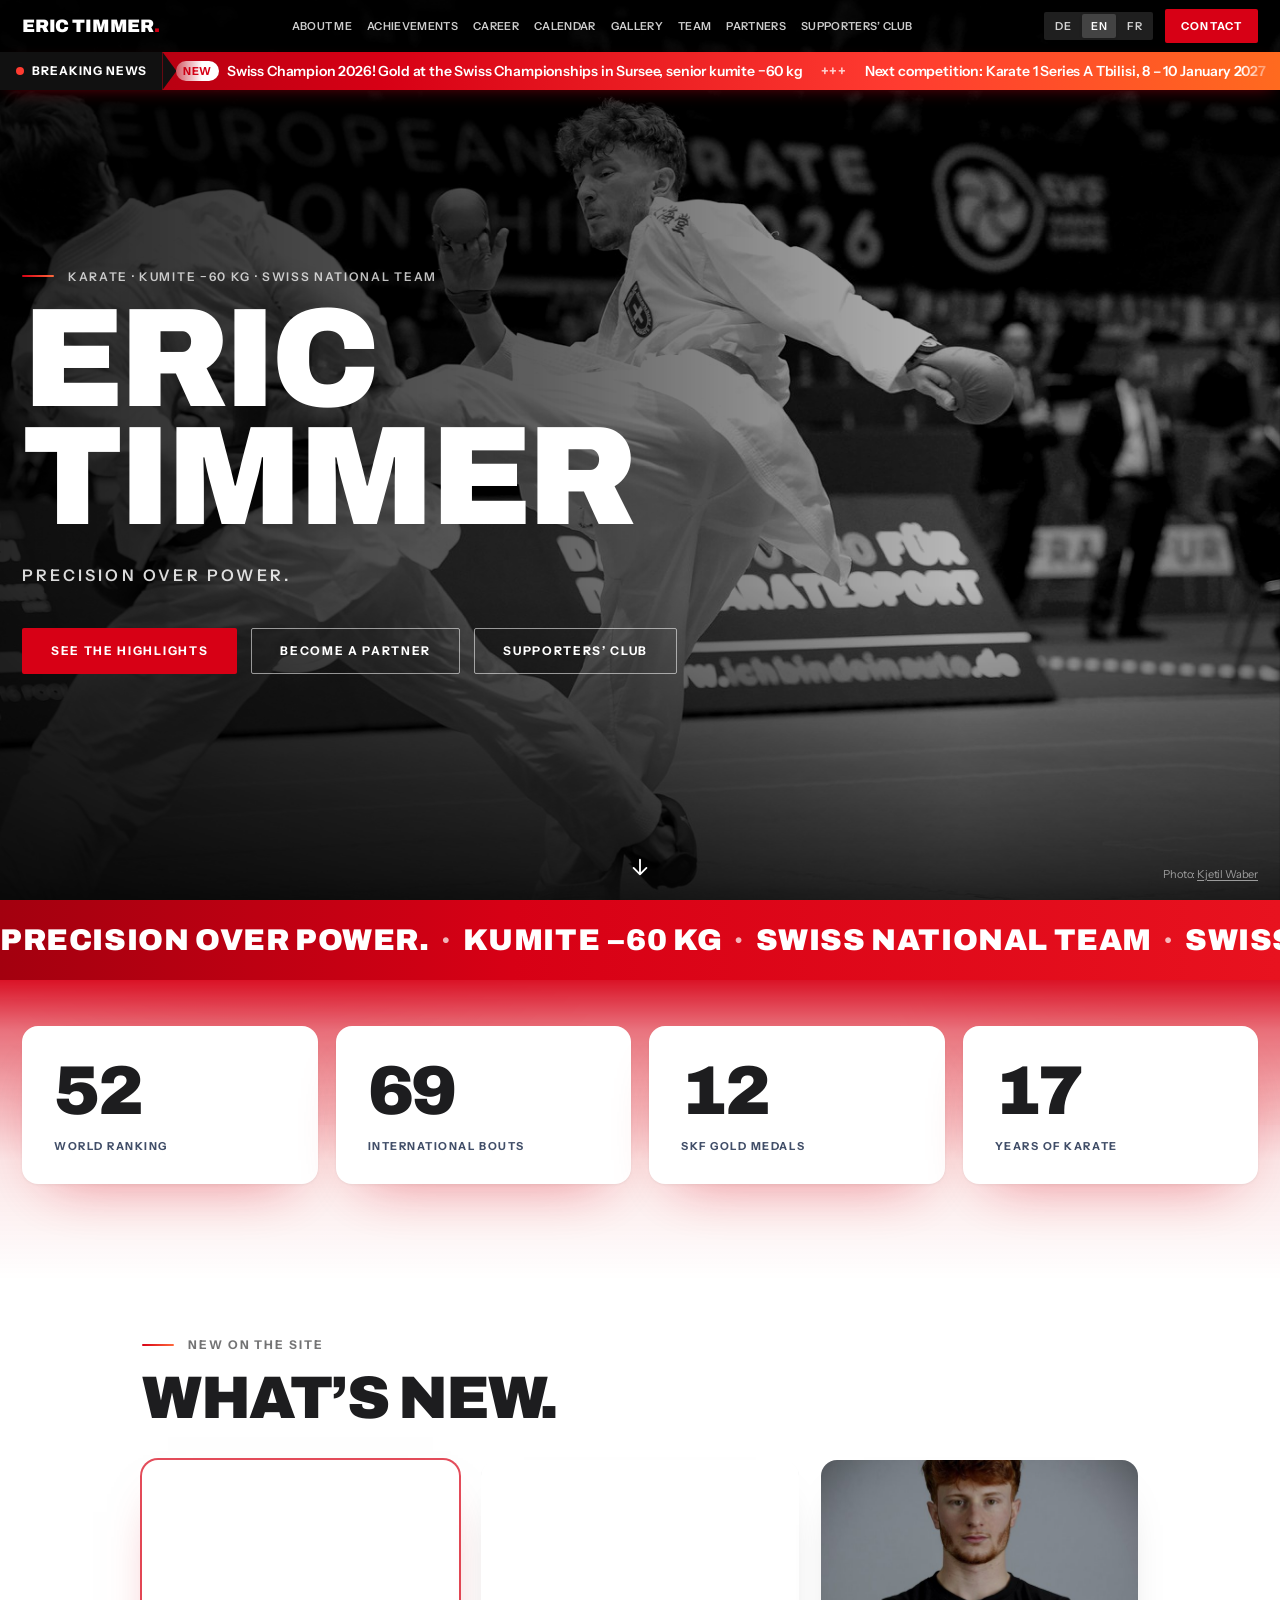
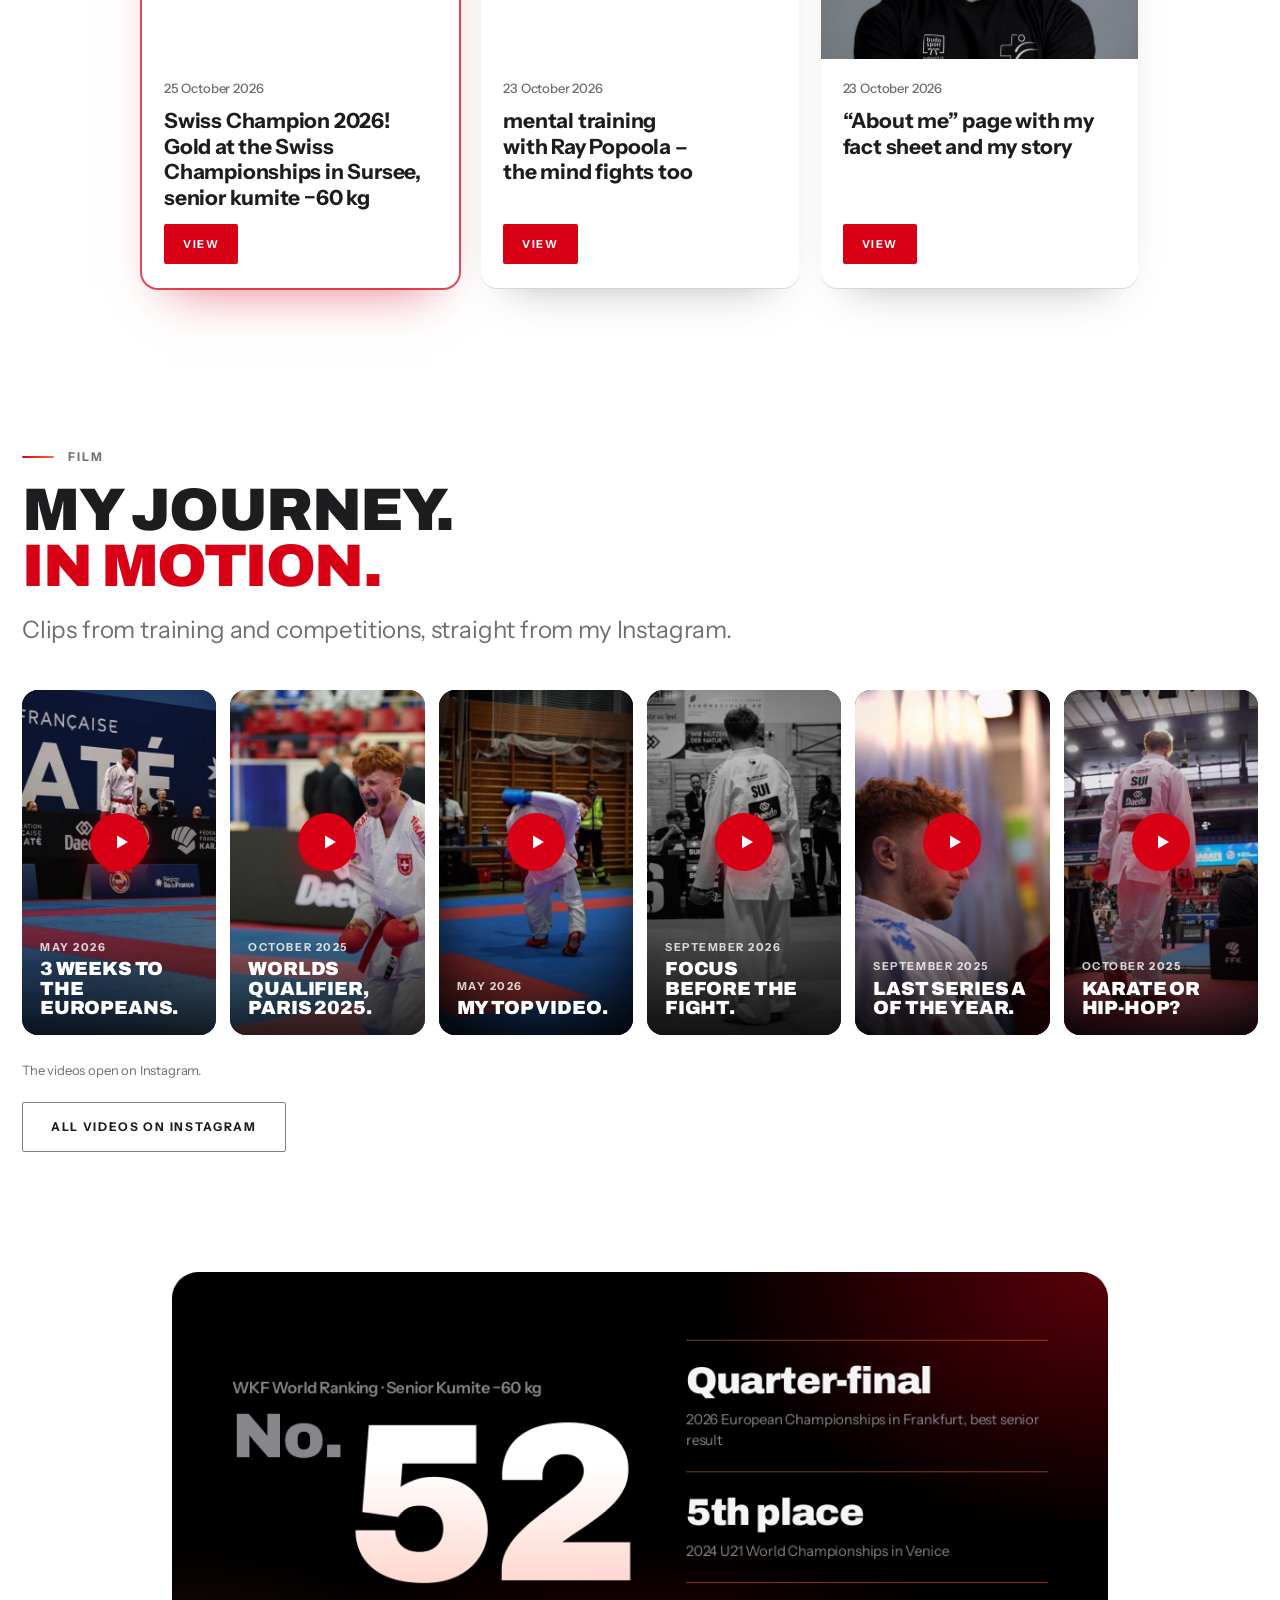
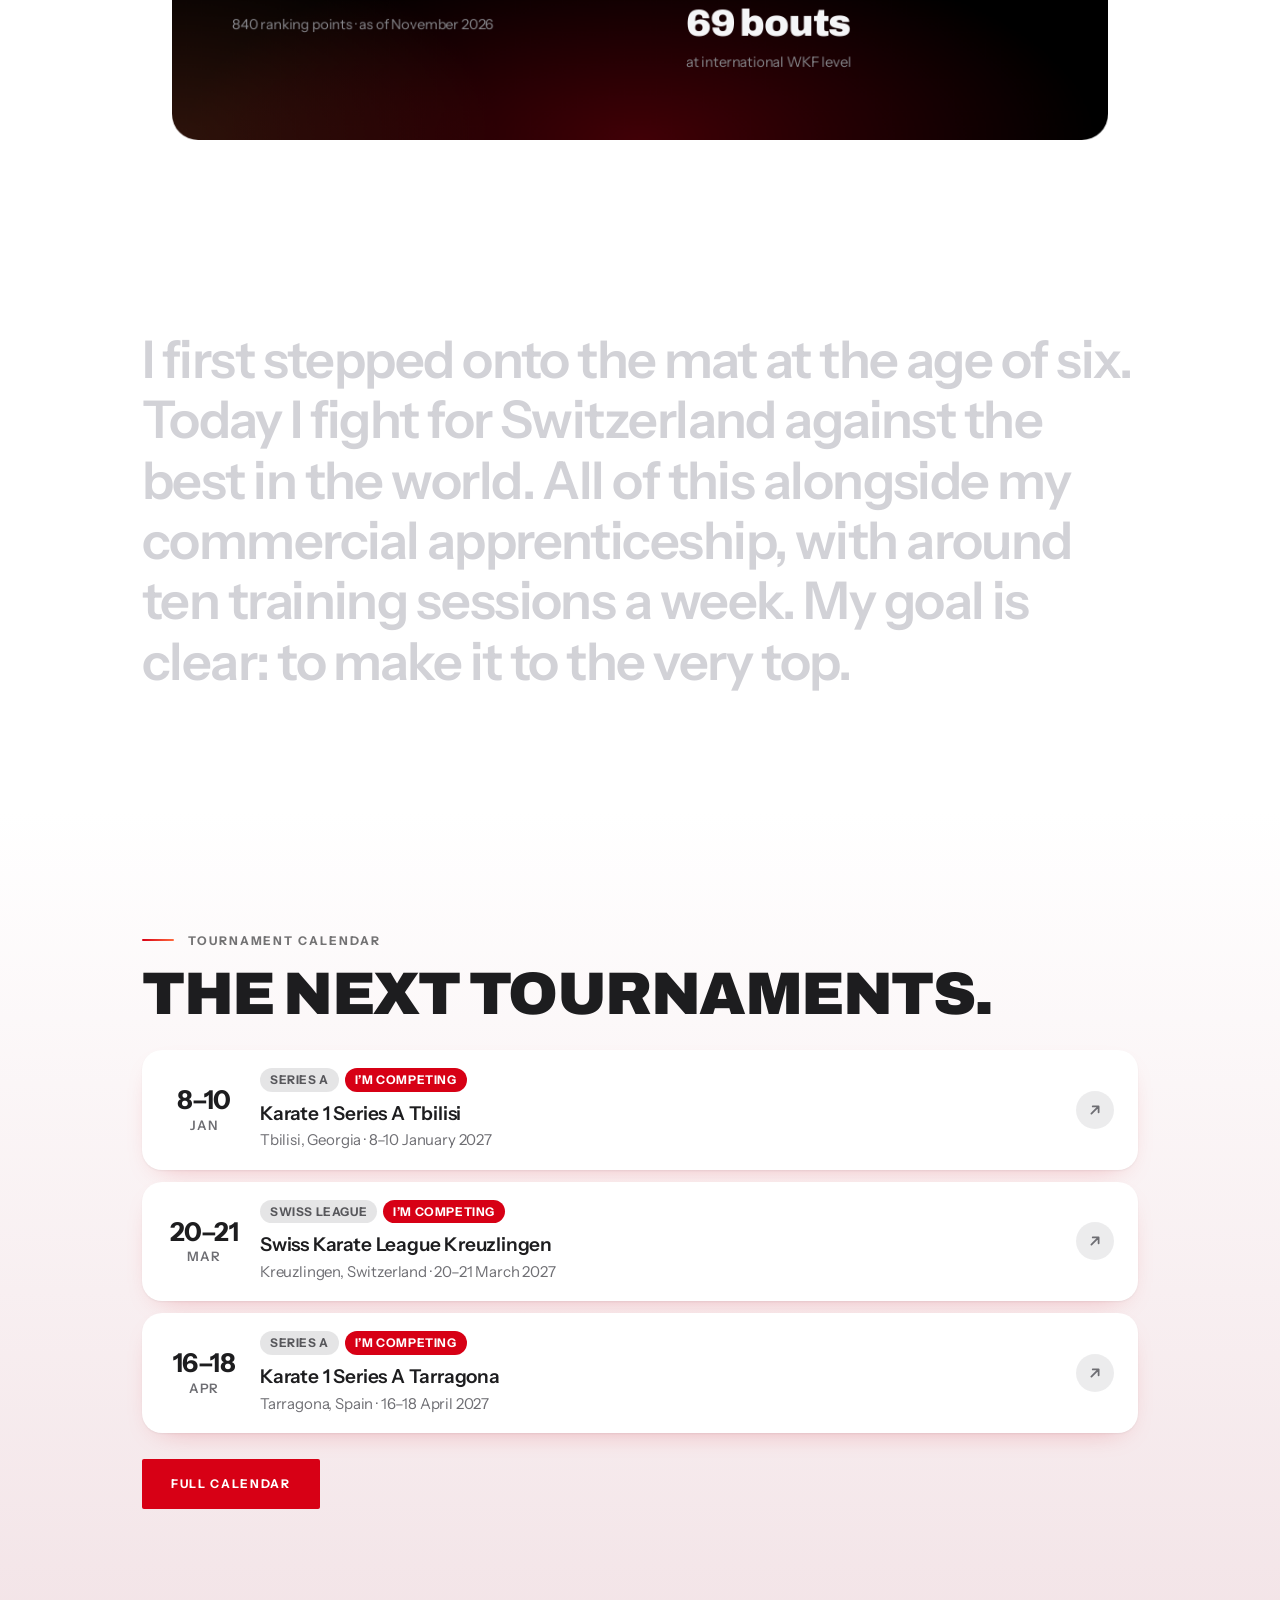
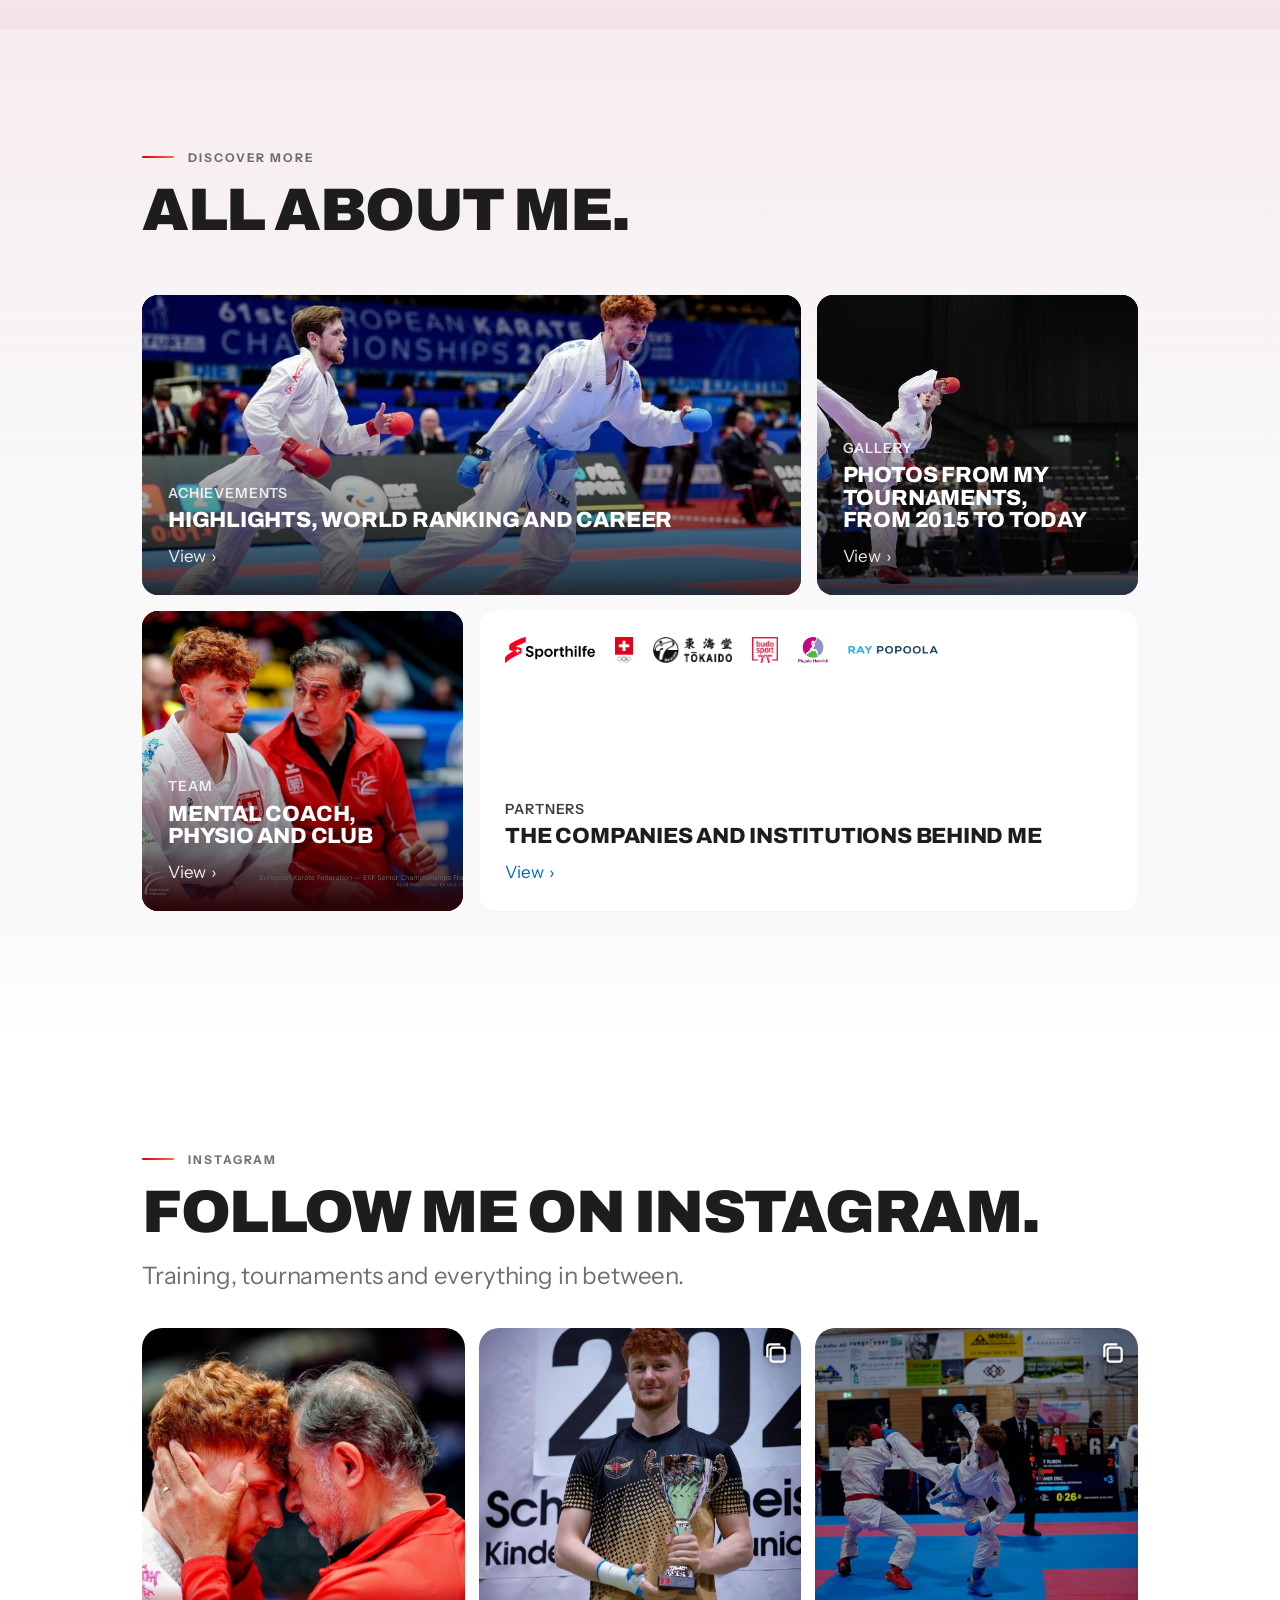
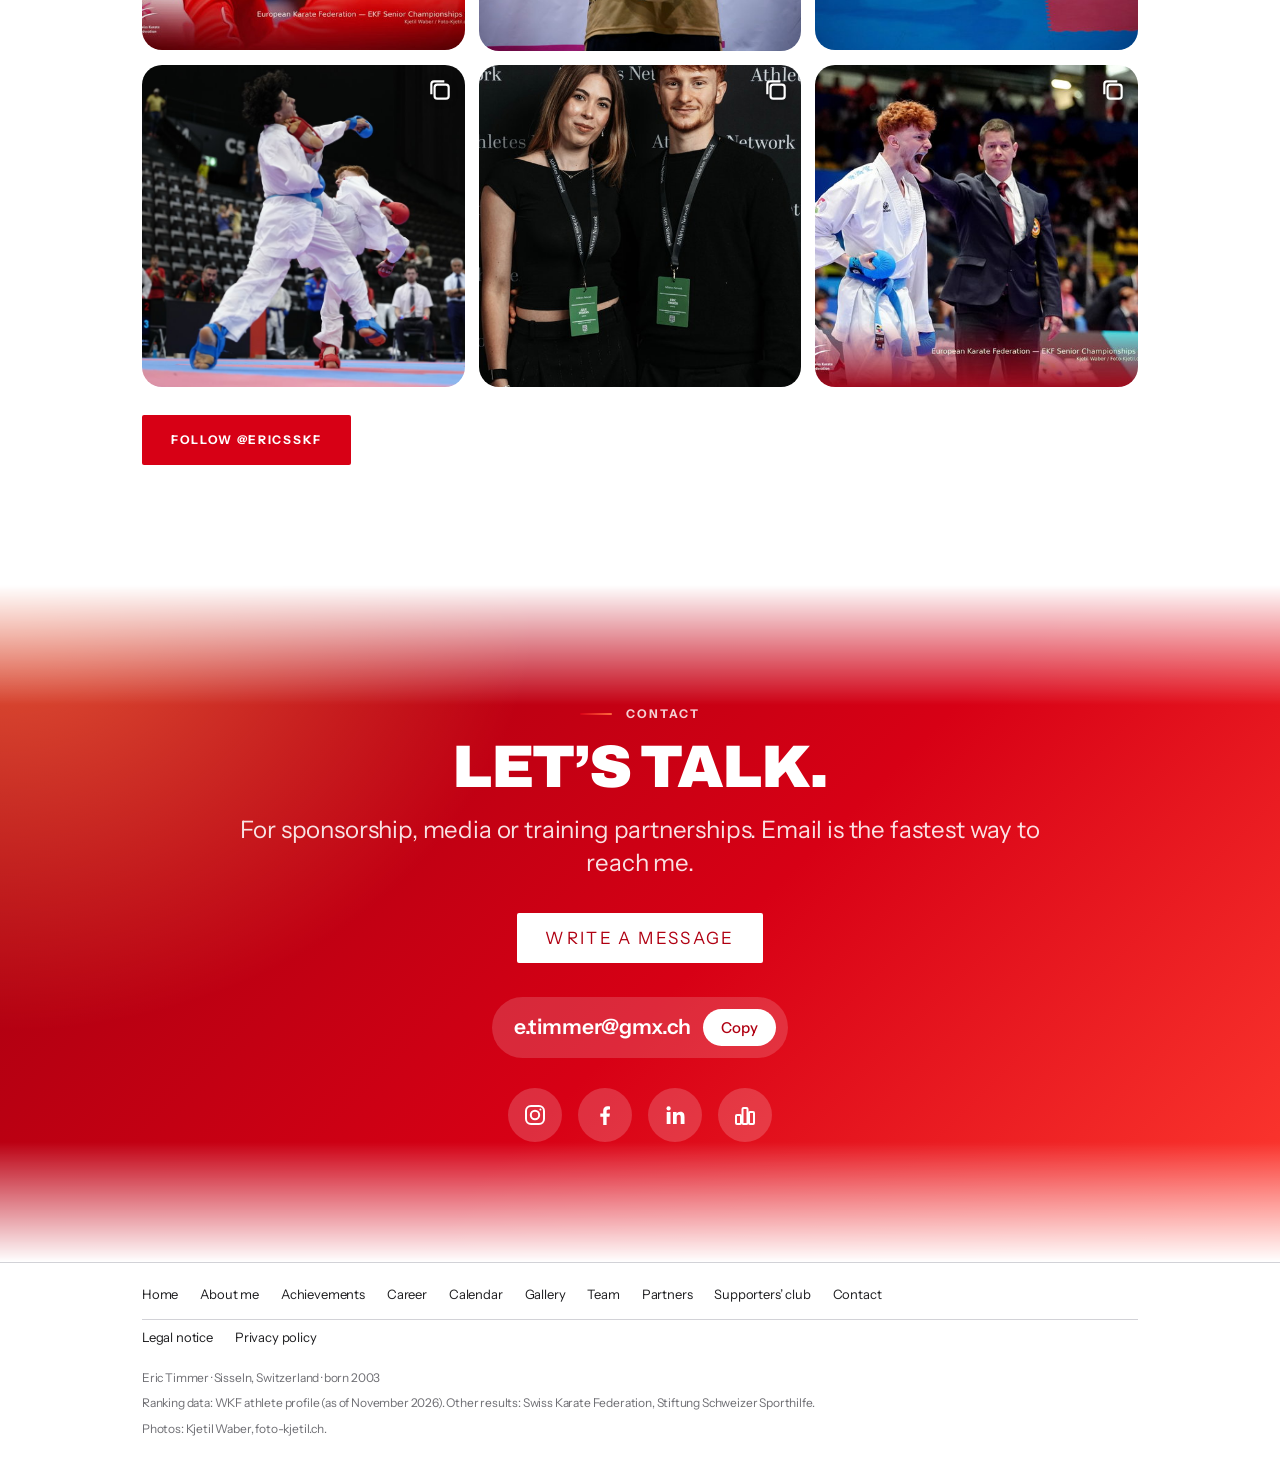
<file: index.html>
<!doctype html>
<html lang="de">
<head>
<meta charset="utf-8">
<meta name="viewport" content="width=device-width, initial-scale=1, viewport-fit=cover">
<meta name="color-scheme" content="light dark">
<meta name="theme-color" content="#ffffff" media="(prefers-color-scheme: light)">
<meta name="theme-color" content="#000000" media="(prefers-color-scheme: dark)">
<title>Eric Timmer · Karate, Kumite −60 kg, Schweizer Nationalkader</title>
<meta name="description" content="Eric Timmer, Karateka aus Sisseln (AG). Schweizer Nationalkader, Kumite −60 kg, Nummer 52 der WKF-Weltrangliste.">
<link rel="canonical" href="https://erictimmer.ch/">
<link rel="icon" href="favicon.svg" type="image/svg+xml">
<link rel="icon" href="favicon-32.png" sizes="32x32" type="image/png">
<link rel="apple-touch-icon" href="apple-touch-icon.png">
<meta property="og:type" content="website">
<meta property="og:site_name" content="Eric Timmer">
<meta property="og:locale" content="de_CH">
<meta property="og:title" content="Eric Timmer · Karate, Kumite −60 kg, Schweizer Nationalkader">
<meta property="og:description" content="Eric Timmer, Karateka aus Sisseln (AG). Schweizer Nationalkader, Kumite −60 kg, Nummer 52 der WKF-Weltrangliste.">
<meta property="og:url" content="https://erictimmer.ch/">
<meta property="og:image" content="https://erictimmer.ch/images/og-image.jpg">
<meta property="og:image:width" content="1200">
<meta property="og:image:height" content="630">
<meta property="og:image:alt" content="Eric Timmer in der Swiss-Karate-Federation-Jacke">
<meta name="twitter:card" content="summary_large_image">
<link rel="alternate" hreflang="de" href="https://erictimmer.ch/?lang=de">
<link rel="alternate" hreflang="en" href="https://erictimmer.ch/?lang=en">
<link rel="alternate" hreflang="fr" href="https://erictimmer.ch/?lang=fr">
<link rel="stylesheet" href="assets/fonts.css?v=202611130110">
<link rel="stylesheet" href="assets/site.css?v=202611130110">
<script type="application/ld+json">{"@context": "https://schema.org", "@type": "Person", "name": "Eric Timmer", "url": "https://erictimmer.ch/", "image": "https://erictimmer.ch/images/portrait/eric-portrait.jpg", "jobTitle": "Karateka", "description": "Schweizer Karateka, Kumite −60 kg, Mitglied des Nationalkaders.", "address": {"@type": "PostalAddress", "addressLocality": "Sisseln", "addressRegion": "AG", "addressCountry": "CH"}, "sameAs": ["https://www.instagram.com/ericsskf/", "https://www.facebook.com/eric.timmer.313", "https://www.linkedin.com/in/eric-timmer-43140928b", "https://www.wkf.net/athletes/!/SUI02254"]}</script>
<script>document.documentElement.classList.add("intro")</script>
</head>
<body>
<div class="intro-cut" aria-hidden="true"><i></i><i></i><i></i><i></i><svg class="ic-cross" viewBox="0 0 32 32"><defs><linearGradient id="icGc" gradientUnits="userSpaceOnUse" x1="6" y1="6" x2="26" y2="26"><stop offset="0" stop-color="#ff9f0a"/><stop offset=".5" stop-color="#fff"/><stop offset="1" stop-color="#ff3b30"/></linearGradient></defs><path class="ic-line" d="M13 6h6v7h7v6h-7v7h-6v-7H6v-6h7z" pathLength="1" stroke="url(#icGc)"/></svg></div>
<nav class="top" aria-label="Hauptnavigation">
  <div class="wrap">
    <a class="brand" href="./">Eric Timmer</a>
    <div class="nav-links" id="navlinks">
      <a href="ueber-mich.html">Über mich</a>
      <a href="erfolge.html">Erfolge</a>
      <a href="karriere.html">Karriere</a>
      <a href="kalender.html">Kalender</a>
      <a href="galerie.html">Galerie</a>
      <a href="team.html">Team</a>
      <a href="partner.html">Partner</a>
      <a href="goennerclub.html">Gönnerclub</a>
      <a href="#kontakt" class="only-m" data-contact>Kontakt</a>
    </div>
    <div class="nav-right">
      <div class="lang" role="group" aria-label="Sprache · Language · Langue">
        <button type="button" data-lang="de" aria-pressed="true" lang="de" title="Deutsch">DE</button>
        <button type="button" data-lang="en" aria-pressed="false" lang="en" title="English">EN</button>
        <button type="button" data-lang="fr" aria-pressed="false" lang="fr" title="Français">FR</button>
      </div>
      <a class="pill" href="#kontakt" data-contact>Kontakt</a>
      <button type="button" class="menu-btn" id="menubtn" aria-label="Menü" aria-expanded="false" aria-controls="navlinks"><svg class="bars" viewBox="0 0 20 20" fill="none" stroke="currentColor" stroke-width="1.8" stroke-linecap="round"><path d="M3 6h14M3 14h14"/></svg><svg class="x" viewBox="0 0 20 20" fill="none" stroke="currentColor" stroke-width="1.8" stroke-linecap="round"><path d="M5 5l10 10M15 5L5 15"/></svg></button>
    </div>
  </div>
</nav>

<main id="top">

<!-- HERO (Jurt-Stil: Vollbild-Foto schwarz-weiss, Name gross darüber) -->
  <section class="hero hero-split hero-full" id="hero">
    <div class="hf-bg" aria-hidden="true"><img src="images/em-frankfurt-2026/05.jpg" srcset="images/em-frankfurt-2026/05-sm.jpg 820w, images/em-frankfurt-2026/05.jpg 1800w" sizes="100vw" width="1800" height="1200" alt="" fetchpriority="high" decoding="async"></div>
    <div class="wrap hs">
      <div class="hs-text">
        <div class="eyebrow">Karate · Kumite −60 kg · Schweizer Nationalkader</div>
        <h1><span class="h1-a">Eric</span> <span class="h1-b">Timmer</span></h1>
        <div class="sub">Präzision statt Kraft.</div>
        <div class="ctas">
          <a class="btn" href="erfolge.html">Highlights ansehen</a>
          <a class="btn btn-o" href="partner.html">Partner werden</a>
          <a class="btn btn-o attn" href="goennerclub.html">Gönnerclub</a>
        </div>
      </div>
    </div>
    <p class="hf-cr">Foto: <a href="https://foto-kjetil.ch" target="_blank" rel="noopener">Kjetil Waber</a></p>
    <div class="scroll-hint" aria-hidden="true"><svg viewBox="0 0 24 24" fill="none" stroke="currentColor" stroke-width="2" stroke-linecap="round" stroke-linejoin="round"><path d="M12 4v16M5 13l7 7 7-7"/></svg></div>
  </section>
<!-- SLOGAN-BAND + ZAHLEN -->
  <section class="stats-band">
  <div class="slogan" aria-hidden="true">
    <div class="sl-track">
      <div class="sl-group"><span>Präzision statt Kraft.</span><span>Kumite −60 kg</span><span>Schweizer Nationalkader</span><span>Schweizer Meister 2026</span><span>Swiss Karate Federation</span><span>Präzision statt Kraft.</span><span>Kumite −60 kg</span><span>Schweizer Nationalkader</span><span>Schweizer Meister 2026</span><span>Swiss Karate Federation</span></div>
      <div class="sl-group"><span>Präzision statt Kraft.</span><span>Kumite −60 kg</span><span>Schweizer Nationalkader</span><span>Schweizer Meister 2026</span><span>Swiss Karate Federation</span><span>Präzision statt Kraft.</span><span>Kumite −60 kg</span><span>Schweizer Nationalkader</span><span>Schweizer Meister 2026</span><span>Swiss Karate Federation</span></div>
    </div>
  </div>
    <div class="wrap stats">
      <div class="stat r"><div class="sv"><span class="cnt" data-k="rank">52</span></div><div class="sk">Weltrang</div></div>
      <div class="stat r" style="--d:.06s"><div class="sv"><span class="cnt" data-k="bouts">69</span></div><div class="sk">Kämpfe international</div></div>
      <div class="stat r" style="--d:.12s"><div class="sv"><span class="cnt" data-k="gold">12</span></div><div class="sk">SKF-Goldmedaillen</div></div>
      <div class="stat r" style="--d:.18s"><div class="sv"><span class="cnt" data-k="years">17</span></div><div class="sk">Jahre Karate</div></div>
    </div>
  </section>
<!-- NEU -->
  <section class="band news-home" id="neu" hidden>
    <div class="wrap">
      <div class="eyebrow r">Neu auf der Seite</div>
      <h2 class="h-sec r" style="--d:.05s">Das ist neu.</h2>
      <div class="ncards" id="newscards" data-limit="3"></div>
    </div>
  </section>
<!-- FILM (Reels von Instagram @ericsskf; Klick öffnet das Reel auf Instagram, weil Instagram Reels mit Musik nicht eingebettet abspielt) -->
  <section class="band film" id="film">
    <div class="wrap">
      <div class="eyebrow r">Film</div>
      <h2 class="h-sec r" style="--d:.05s">Mein Weg.<br><span class="red">In Bewegung.</span></h2>
      <p class="lead r" style="--d:.1s">Ausschnitte aus Training und Turnieren, direkt von meinem Instagram.</p>
      <div class="reels">
        <a class="reel r" href="https://www.instagram.com/reel/DX57XVqsczw/" target="_blank" rel="noopener"><img src="images/reels/DX57XVqsczw.jpg" width="416" height="742" alt="" loading="lazy" decoding="async"><span class="reel-play" aria-hidden="true"><svg viewBox="0 0 24 24"><path d="M8 5.5v13l11-6.5z" fill="currentColor"/></svg></span><span class="reel-k">Mai 2026</span><span class="reel-h">3 Wochen bis zur EM.</span></a>
        <a class="reel r" href="https://www.instagram.com/reel/DQaAp3tDMfV/" target="_blank" rel="noopener" style="--d:.06s"><img src="images/reels/DQaAp3tDMfV.jpg" width="416" height="742" alt="" loading="lazy" decoding="async"><span class="reel-play" aria-hidden="true"><svg viewBox="0 0 24 24"><path d="M8 5.5v13l11-6.5z" fill="currentColor"/></svg></span><span class="reel-k">Oktober 2025</span><span class="reel-h">WM-Quali Paris 2025.</span></a>
        <a class="reel r" href="https://www.instagram.com/reel/DZAcyXlMW2i/" target="_blank" rel="noopener" style="--d:.12s"><img src="images/reels/DZAcyXlMW2i.jpg" width="416" height="742" alt="" loading="lazy" decoding="async"><span class="reel-play" aria-hidden="true"><svg viewBox="0 0 24 24"><path d="M8 5.5v13l11-6.5z" fill="currentColor"/></svg></span><span class="reel-k">Mai 2026</span><span class="reel-h">Mein Top-Video.</span></a>
        <a class="reel r" href="https://www.instagram.com/reel/DdCNlQ0shqO/" target="_blank" rel="noopener" style="--d:.18s"><img src="images/reels/DdCNlQ0shqO.jpg" width="416" height="742" alt="" loading="lazy" decoding="async"><span class="reel-play" aria-hidden="true"><svg viewBox="0 0 24 24"><path d="M8 5.5v13l11-6.5z" fill="currentColor"/></svg></span><span class="reel-k">September 2026</span><span class="reel-h">Fokus vor dem Kampf.</span></a>
        <a class="reel r" href="https://www.instagram.com/reel/DPMI6fMDzFZ/" target="_blank" rel="noopener" style="--d:.24s"><img src="images/reels/DPMI6fMDzFZ.jpg" width="416" height="742" alt="" loading="lazy" decoding="async"><span class="reel-play" aria-hidden="true"><svg viewBox="0 0 24 24"><path d="M8 5.5v13l11-6.5z" fill="currentColor"/></svg></span><span class="reel-k">September 2025</span><span class="reel-h">Letzte Series A des Jahres.</span></a>
        <a class="reel r" href="https://www.instagram.com/reel/DQcrudXDLXk/" target="_blank" rel="noopener" style="--d:.30s"><img src="images/reels/DQcrudXDLXk.jpg" width="416" height="742" alt="" loading="lazy" decoding="async"><span class="reel-play" aria-hidden="true"><svg viewBox="0 0 24 24"><path d="M8 5.5v13l11-6.5z" fill="currentColor"/></svg></span><span class="reel-k">Oktober 2025</span><span class="reel-h">Karate oder Hip-Hop?</span></a>
      </div>
      <p class="film-note r">Die Videos öffnen sich auf Instagram.</p>
      <div class="r" style="margin-top: 22px"><a class="btn btn-o" href="https://www.instagram.com/ericsskf/reels/" target="_blank" rel="noopener">Alle Videos auf Instagram</a></div>
    </div>
  </section>
<!-- PANEL -->
  <section class="stage" id="ranking">
    <div class="wrap">
      <div class="panel" id="panel">
        <div class="panel-grid">
          <div>
            <div class="k">WKF-Weltrangliste · Elite Kumite −60 kg</div>
            <div class="rank-big"><small>Nr.</small><span class="count" data-to="52">52</span></div>
            <p class="cap">840 Ranglistenpunkte · Stand November 2026</p>
          </div>
          <div class="panel-facts">
            <div class="pf"><div class="v">Viertelfinal</div><div class="l">EM 2026 in Frankfurt, bestes Elite-Resultat</div></div>
            <div class="pf"><div class="v">5. Platz</div><div class="l">U21-Weltmeisterschaft 2024 in Venedig</div></div>
            <div class="pf"><div class="v"><span class="count" data-to="69">69</span> Kämpfe</div><div class="l">auf internationaler WKF-Ebene</div></div>
          </div>
        </div>
      </div>
    </div>
  </section>
<!-- STATEMENT -->
  <section class="band statement">
    <div class="wrap">
      <p id="statement">Mit sechs Jahren stand ich zum ersten Mal auf der Matte. Heute kämpfe ich für die *Schweiz* gegen die Besten der Welt. Neben meiner KV-Lehre und mit rund zehn Trainings pro Woche. Mein Ziel ist klar: ganz *an* *die* *Spitze.*</p>
    </div>
  </section>
  <!-- ENTDECKEN -->
  <section class="band" id="turniere">
    <div class="wrap">
      <div class="eyebrow r">Turnierkalender</div>
      <h2 class="h-sec r" style="--d:.05s">Die nächsten Turniere.</h2>
      <div id="calnext" class="cal" data-limit="3" aria-live="polite"></div>
      <div class="r" style="--d:.1s; margin-top: 26px"><a class="btn" href="kalender.html">Ganzer Kalender</a></div>
    </div>
  </section>
  <section class="band alt" id="entdecken">
    <div class="wrap">
      <div class="eyebrow r">Entdecke mehr</div>
      <h2 class="h-sec r" style="--d:.05s">Alles über mich.</h2>
      <div class="xtiles">
        <a class="xt wide r" href="erfolge.html"><img src="images/em-frankfurt-2026/10-sm.jpg" alt="" loading="lazy" decoding="async"><span class="xt-k">Erfolge</span><span class="xt-h">Highlights, Weltrangliste und Karriere</span><span class="xt-go chev">Ansehen</span></a>
        <a class="xt r" href="galerie.html" style="--d:.06s"><img src="images/basel-open-masters-2026/04-sm.jpg" alt="" loading="lazy" decoding="async"><span class="xt-k">Galerie</span><span class="xt-h">Fotos von meinen Turnieren, von 2015 bis heute</span><span class="xt-go chev">Ansehen</span></a>
        <a class="xt r" href="team.html"><img src="images/em-frankfurt-2026/13-sm.jpg" alt="" loading="lazy" decoding="async"><span class="xt-k">Team</span><span class="xt-h">Mentalcoach, Physio und Verein</span><span class="xt-go chev">Ansehen</span></a>
        <a class="xt plain wide r" href="partner.html" style="--d:.06s"><span class="xt-logos"><img src="images/partner/sporthilfe.png" alt=""><img src="images/partner/swiss-olympic.png" alt=""><img src="images/partner/tokaido.png" alt=""><img src="images/partner/budosport.png" alt=""><img src="images/partner/physio-henrich.png" alt=""><img src="images/partner/ray-popoola.png" alt=""></span><span class="xt-k">Partner</span><span class="xt-h">Die Firmen und Institutionen hinter mir</span><span class="xt-go chev">Ansehen</span></a>
      </div>
    </div>
  </section>
<!-- KONTAKT -->
  <!-- INSTAGRAM (Daten: assets/instagram.json, täglich über Behold) -->
  <section class="band" id="instagram" hidden>
    <div class="wrap">
      <div class="eyebrow r">Instagram</div>
      <h2 class="h-sec r" style="--d:.05s">Folge mir auf Instagram.</h2>
      <p class="lead r" style="--d:.1s">Training, Turniere und alles dazwischen.</p>
      <div class="ig-grid" id="ig-grid"></div>
      <div class="r" style="margin-top: 28px"><a class="btn" href="https://www.instagram.com/ericsskf/" target="_blank" rel="noopener">@ericsskf folgen</a></div>
    </div>
  </section>
  <section class="band contact" id="kontakt">
    <div class="wrap">
      <div class="eyebrow r">Kontakt</div>
      <h2 class="h-sec r" style="--d:.05s">Lass uns reden.</h2>
      <p class="lead r" style="--d:.1s">Für Sponsoring, Medien oder Trainingskooperationen. Am schnellsten per E-Mail.</p>
      <div class="r" style="--d:.12s; margin-top: 34px"><button type="button" class="btn cd-open" data-contact>Nachricht schreiben</button></div>
      <div class="mailrow r" style="--d:.15s">
        <code id="mail">e.timmer@gmx.ch</code>
        <button type="button" id="copy">Kopieren</button>
      </div>
      <div class="socials r" style="--d:.2s">
        <a class="sico" href="https://www.instagram.com/ericsskf/" target="_blank" rel="noopener" aria-label="Instagram" title="Instagram"><svg viewBox="0 0 24 24" aria-hidden="true" fill="none" stroke="currentColor" stroke-width="2" stroke-linecap="round" stroke-linejoin="round"><rect x="3" y="3" width="18" height="18" rx="5"/><circle cx="12" cy="12" r="4.2"/><circle cx="17.4" cy="6.6" r="1" fill="currentColor" stroke="none"/></svg></a>
        <a class="sico" href="https://www.facebook.com/eric.timmer.313" target="_blank" rel="noopener" aria-label="Facebook" title="Facebook"><svg viewBox="0 0 24 24" aria-hidden="true" fill="currentColor"><path d="M13.6 22v-8.2h2.8l.5-3.4h-3.3V8.3c0-1 .4-1.800 1.900-1.800H17V3.400c-.3 0-1.300-.2-2.500-.2-2.600 0-4.300 1.600-4.300 4.400v2.800H7.300v3.400h2.900V22z"/></svg></a>
        <a class="sico" href="https://www.linkedin.com/in/eric-timmer-43140928b" target="_blank" rel="noopener" aria-label="LinkedIn" title="LinkedIn"><svg viewBox="0 0 24 24" aria-hidden="true" fill="currentColor"><circle cx="5.600" cy="5.400" r="2.100"/><rect x="3.700" y="9" width="3.800" height="12"/><path d="M10 9h3.600v1.700c.6-1.100 1.900-2 3.800-2 3.500 0 4.100 2.300 4.100 5.300V21h-3.800v-6.200c0-1.500 0-3-1.900-3s-2.100 1.400-2.100 2.900V21H10z"/></svg></a>
        <a class="sico" href="https://www.wkf.net/athletes/!/SUI02254" target="_blank" rel="noopener" aria-label="WKF-Profil" title="WKF-Profil"><svg viewBox="0 0 24 24" aria-hidden="true" fill="none" stroke="currentColor" stroke-width="2" stroke-linecap="round" stroke-linejoin="round"><rect x="3" y="12" width="5" height="9" rx="1"/><rect x="9.500" y="5" width="5" height="16" rx="1"/><rect x="16" y="9" width="5" height="12" rx="1"/></svg></a>
      </div>
    </div>
  </section>

<dialog class="cdlg" id="cdlg" aria-labelledby="cdlg-t">
    <form id="cform" novalidate>
      <div class="cd-head"><h3 id="cdlg-t">Schreib mir</h3><button type="button" class="cd-x" id="cdx" aria-label="Schliessen">×</button></div>
      <p class="cd-sub">Ich melde mich so schnell wie möglich bei dir.</p>
      <label class="fl" for="cf-name"><span>Name</span><input id="cf-name" name="name" autocomplete="name" required></label>
      <label class="fl" for="cf-email"><span>E-Mail</span><input id="cf-email" name="email" type="email" autocomplete="email" required></label>
      <label class="fl" for="cf-topic"><span>Thema</span><select id="cf-topic" name="topic"><option value="Sponsoring">Sponsoring</option><option value="Gönnerclub">Gönnerclub</option><option value="Medien">Medien</option><option value="Training">Training</option><option value="Anderes">Anderes</option></select></label>
      <label class="fl" for="cf-msg"><span>Nachricht</span><textarea id="cf-msg" name="message" rows="6" required></textarea></label>
      <input type="text" name="_honey" id="cf-honey" class="hp" tabindex="-1" autocomplete="off" aria-hidden="true">
      <p class="cd-err" id="cf-err" role="alert" hidden></p>
      <button class="btn cd-send" type="submit" id="cf-send">Nachricht senden</button>
      <p class="cd-priv">Deine Nachricht wird über den Formular-Dienst Web3Forms an mein E-Mail-Postfach weitergeleitet.</p>
    </form>
    <div class="cd-done" id="cf-done" hidden>
      <div class="cd-ok" aria-hidden="true">✓</div>
      <h3>Danke!</h3>
      <p>Deine Nachricht ist unterwegs. Ich melde mich bald bei dir.</p>
      <button type="button" class="btn cd-send" id="cf-close">Schliessen</button>
    </div>
  </dialog>
</main>

<footer>
  <div class="wrap">
    <nav class="fnav" aria-label="Seiten">
      <a href="./">Startseite</a>
      <a href="ueber-mich.html">Über mich</a>
      <a href="erfolge.html">Erfolge</a>
      <a href="karriere.html">Karriere</a>
      <a href="kalender.html">Kalender</a>
      <a href="galerie.html">Galerie</a>
      <a href="team.html">Team</a>
      <a href="partner.html">Partner</a>
      <a href="goennerclub.html">Gönnerclub</a>
      <a href="#kontakt" data-contact>Kontakt</a>
    </nav>
    <nav class="fnav flegal" aria-label="Rechtliches">
      <a href="impressum.html">Impressum</a>
      <a href="datenschutz.html">Datenschutz</a>
    </nav>
    <div>Eric Timmer · Sisseln AG · Jahrgang 2003</div>
    <div>Ranglistendaten: WKF-Athletenprofil (Stand November 2026). Weitere Resultate: Swiss Karate Federation, Stiftung Schweizer Sporthilfe.</div>
    <div>Fotos: Kjetil Waber, foto-kjetil.ch.</div>
  </div>
</footer>

<script src="assets/site.js?v=202611130110"></script>
<script data-goatcounter="https://erictimmer.goatcounter.com/count" async src="https://gc.zgo.at/count.js"></script>
</body>
</html>
</file>
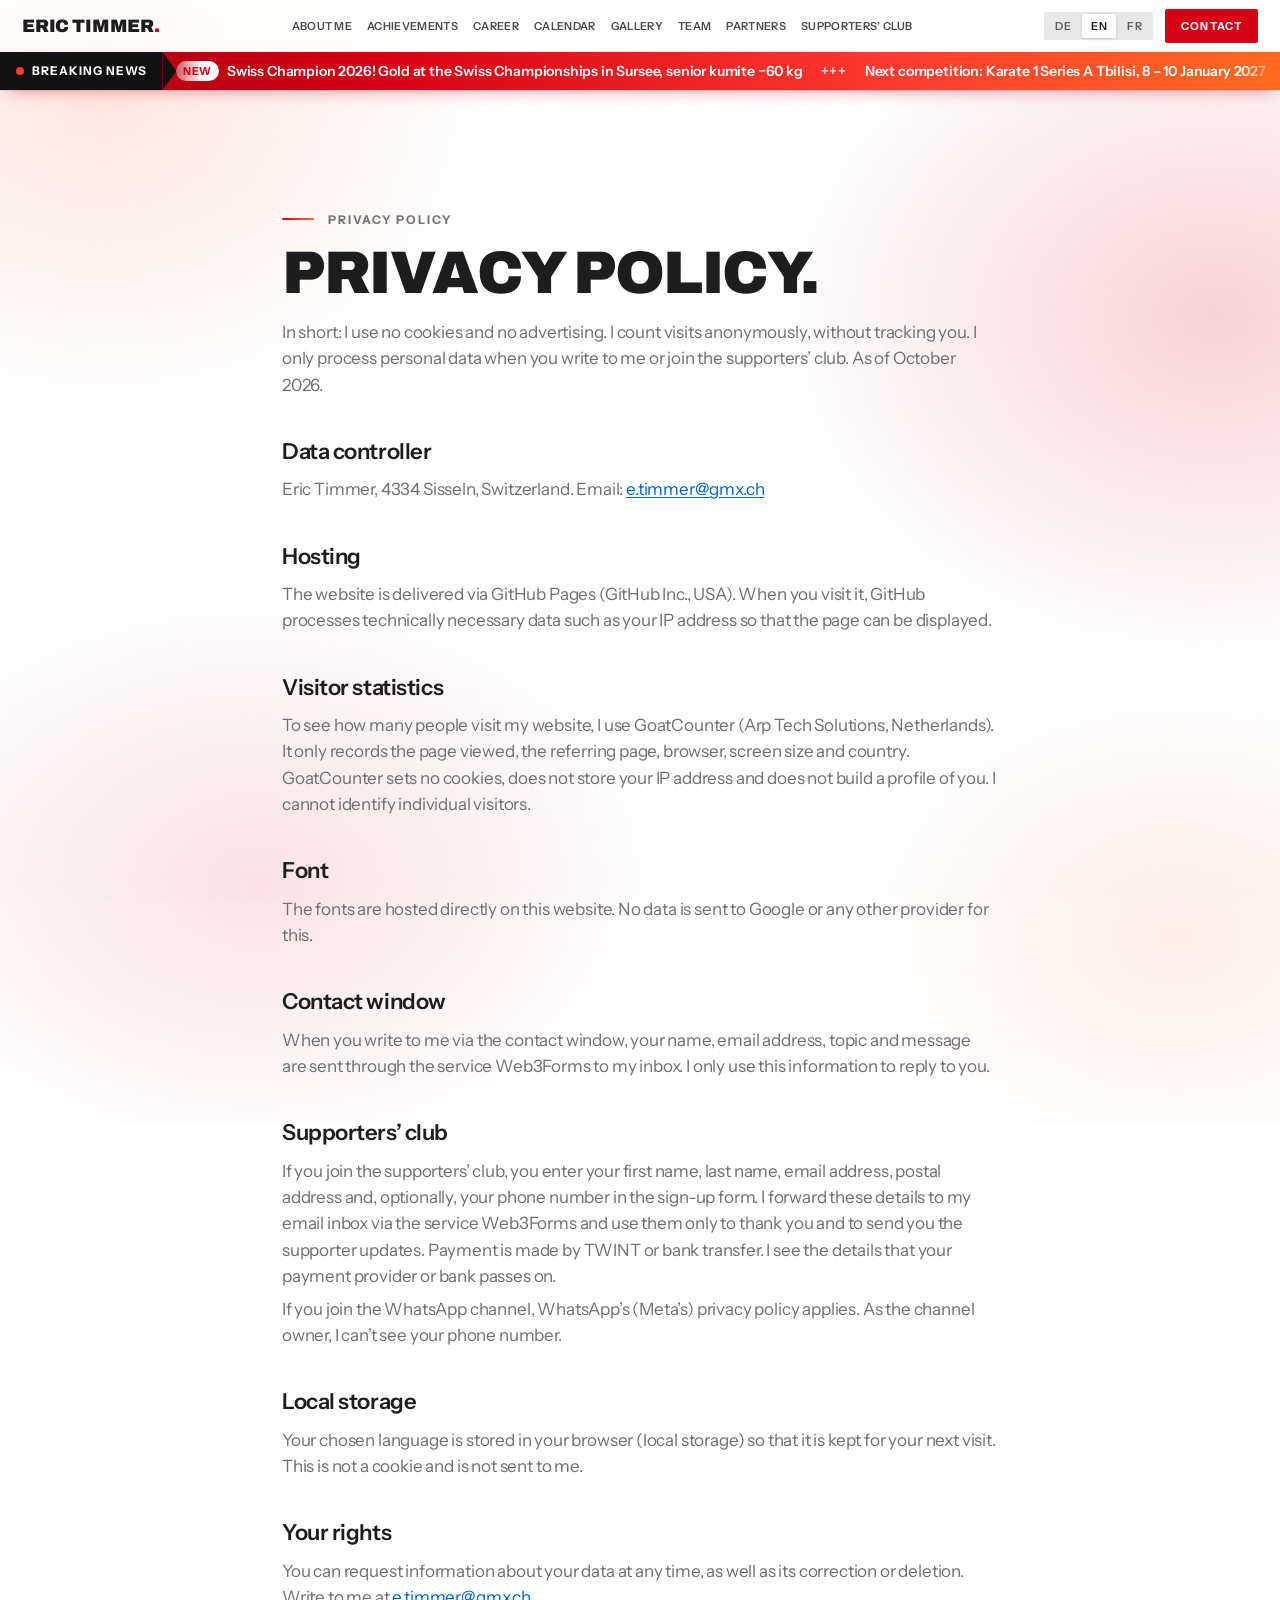
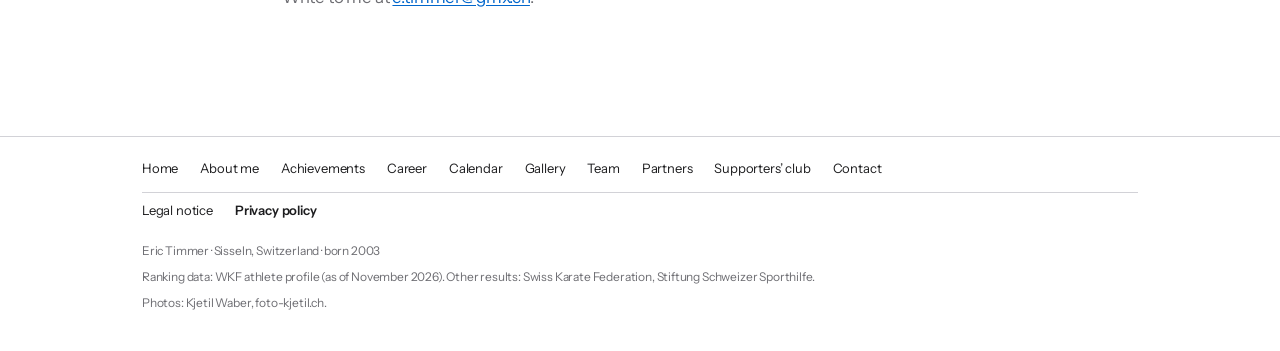
<file: datenschutz.html>
<!doctype html>
<html lang="de">
<head>
<meta charset="utf-8">
<meta name="viewport" content="width=device-width, initial-scale=1, viewport-fit=cover">
<meta name="color-scheme" content="light dark">
<meta name="theme-color" content="#ffffff" media="(prefers-color-scheme: light)">
<meta name="theme-color" content="#000000" media="(prefers-color-scheme: dark)">
<title>Datenschutz · Eric Timmer</title>
<meta name="description" content="Datenschutzerklärung der Webseite von Karateka Eric Timmer.">
<link rel="canonical" href="https://erictimmer.ch/datenschutz.html">
<link rel="icon" href="favicon.svg" type="image/svg+xml">
<link rel="icon" href="favicon-32.png" sizes="32x32" type="image/png">
<link rel="apple-touch-icon" href="apple-touch-icon.png">
<meta property="og:type" content="website">
<meta property="og:site_name" content="Eric Timmer">
<meta property="og:locale" content="de_CH">
<meta property="og:title" content="Datenschutz · Eric Timmer">
<meta property="og:description" content="Datenschutzerklärung der Webseite von Karateka Eric Timmer.">
<meta property="og:url" content="https://erictimmer.ch/datenschutz.html">
<meta property="og:image" content="https://erictimmer.ch/images/og-image.jpg">
<meta property="og:image:width" content="1200">
<meta property="og:image:height" content="630">
<meta property="og:image:alt" content="Eric Timmer in der Swiss-Karate-Federation-Jacke">
<meta name="twitter:card" content="summary_large_image">
<link rel="alternate" hreflang="de" href="https://erictimmer.ch/datenschutz.html?lang=de">
<link rel="alternate" hreflang="en" href="https://erictimmer.ch/datenschutz.html?lang=en">
<link rel="alternate" hreflang="fr" href="https://erictimmer.ch/datenschutz.html?lang=fr">
<link rel="stylesheet" href="assets/fonts.css?v=202611130110">
<link rel="stylesheet" href="assets/site.css?v=202611130110">
</head>
<body data-page="Datenschutz">
<nav class="top" aria-label="Hauptnavigation">
  <div class="wrap">
    <a class="brand" href="./">Eric Timmer</a>
    <div class="nav-links" id="navlinks">
      <a href="ueber-mich.html">Über mich</a>
      <a href="erfolge.html">Erfolge</a>
      <a href="karriere.html">Karriere</a>
      <a href="kalender.html">Kalender</a>
      <a href="galerie.html">Galerie</a>
      <a href="team.html">Team</a>
      <a href="partner.html">Partner</a>
      <a href="goennerclub.html">Gönnerclub</a>
      <a href="#kontakt" class="only-m" data-contact>Kontakt</a>
    </div>
    <div class="nav-right">
      <div class="lang" role="group" aria-label="Sprache · Language · Langue">
        <button type="button" data-lang="de" aria-pressed="true" lang="de" title="Deutsch">DE</button>
        <button type="button" data-lang="en" aria-pressed="false" lang="en" title="English">EN</button>
        <button type="button" data-lang="fr" aria-pressed="false" lang="fr" title="Français">FR</button>
      </div>
      <a class="pill" href="#kontakt" data-contact>Kontakt</a>
      <button type="button" class="menu-btn" id="menubtn" aria-label="Menü" aria-expanded="false" aria-controls="navlinks"><svg class="bars" viewBox="0 0 20 20" fill="none" stroke="currentColor" stroke-width="1.8" stroke-linecap="round"><path d="M3 6h14M3 14h14"/></svg><svg class="x" viewBox="0 0 20 20" fill="none" stroke="currentColor" stroke-width="1.8" stroke-linecap="round"><path d="M5 5l10 10M15 5L5 15"/></svg></button>
    </div>
  </div>
</nav>

<main id="top">

<!-- DATENSCHUTZ -->
  <section class="band" id="inhalt">
    <div class="wrap prose">
      <div class="eyebrow r">Datenschutz</div>
      <h1 class="h-sec r" style="--d:.05s">Datenschutz.</h1>
      <p class="pr-p r">Kurz gesagt: Ich verwende keine Cookies und keine Werbung. Ich zähle Besuche anonym, ohne dich zu verfolgen. Personendaten bearbeite ich nur, wenn du mir schreibst oder dem Gönnerclub beitrittst. Stand: Oktober 2026.</p>
      <h3 class="pr-h r">Verantwortlicher</h3>
      <p class="pr-p r">Eric Timmer, 4334 Sisseln, Schweiz. E-Mail: <a href="mailto:e.timmer@gmx.ch">e.timmer@gmx.ch</a></p>
      <h3 class="pr-h r">Hosting</h3>
      <p class="pr-p r">Die Webseite wird über GitHub Pages (GitHub Inc., USA) ausgeliefert. Beim Aufruf verarbeitet GitHub technisch notwendige Daten wie deine IP-Adresse, damit die Seite angezeigt werden kann.</p>
      <h3 class="pr-h r">Besucherstatistik</h3>
      <p class="pr-p r">Um zu sehen, wie viele Leute meine Webseite besuchen, verwende ich GoatCounter (Arp Tech Solutions, Niederlande). Gezählt werden nur aufgerufene Seite, Herkunftsseite, Browser, Bildschirmgrösse und Land. GoatCounter setzt keine Cookies, speichert deine IP-Adresse nicht und erstellt kein Profil von dir. Einzelne Besucher kann ich nicht erkennen.</p>
      <h3 class="pr-h r">Schriftart</h3>
      <p class="pr-p r">Die Schriftarten liegen direkt auf dieser Webseite. Es werden dafür keine Daten an Google oder andere Anbieter übermittelt.</p>
      <h3 class="pr-h r">Kontaktfenster</h3>
      <p class="pr-p r">Wenn du mir über das Kontaktfenster schreibst, übermittle ich Name, E-Mail-Adresse, Thema und Nachricht über den Dienst Web3Forms an mein E-Mail-Postfach. Ich verwende diese Angaben nur, um dir zu antworten.</p>
      <h3 class="pr-h r">Gönnerclub</h3>
      <p class="pr-p r">Wenn du dem Gönnerclub beitrittst, gibst du im Anmeldeformular Vorname, Nachname, E-Mail-Adresse, Postadresse und freiwillig deine Telefonnummer an. Diese Angaben übermittle ich über den Dienst Web3Forms an mein E-Mail-Postfach und verwende sie nur, um mich bei dir zu bedanken und dir die Gönner-Updates zu schicken. Die Zahlung erfolgt per TWINT oder Banküberweisung. Ich sehe dabei die Angaben, die dein Zahlungsdienst oder deine Bank mitliefert.</p>
      <p class="pr-p r">Wenn du dem WhatsApp-Kanal beitrittst, gelten dafür die Datenschutzbestimmungen von WhatsApp (Meta). Als Kanal-Betreiber sehe ich deine Telefonnummer dabei nicht.</p>
      <h3 class="pr-h r">Lokale Speicherung</h3>
      <p class="pr-p r">Deine gewählte Sprache wird in deinem Browser gespeichert (Local Storage), damit sie beim nächsten Besuch erhalten bleibt. Das ist kein Cookie und wird nicht an mich übermittelt.</p>
      <h3 class="pr-h r">Deine Rechte</h3>
      <p class="pr-p r">Du kannst jederzeit Auskunft über deine Daten verlangen sowie deren Berichtigung oder Löschung. Schreib mir dazu an <a href="mailto:e.timmer@gmx.ch">e.timmer@gmx.ch</a>.</p>
    </div>
  </section>

<dialog class="cdlg" id="cdlg" aria-labelledby="cdlg-t">
    <form id="cform" novalidate>
      <div class="cd-head"><h3 id="cdlg-t">Schreib mir</h3><button type="button" class="cd-x" id="cdx" aria-label="Schliessen">×</button></div>
      <p class="cd-sub">Ich melde mich so schnell wie möglich bei dir.</p>
      <label class="fl" for="cf-name"><span>Name</span><input id="cf-name" name="name" autocomplete="name" required></label>
      <label class="fl" for="cf-email"><span>E-Mail</span><input id="cf-email" name="email" type="email" autocomplete="email" required></label>
      <label class="fl" for="cf-topic"><span>Thema</span><select id="cf-topic" name="topic"><option value="Sponsoring">Sponsoring</option><option value="Gönnerclub">Gönnerclub</option><option value="Medien">Medien</option><option value="Training">Training</option><option value="Anderes">Anderes</option></select></label>
      <label class="fl" for="cf-msg"><span>Nachricht</span><textarea id="cf-msg" name="message" rows="6" required></textarea></label>
      <input type="text" name="_honey" id="cf-honey" class="hp" tabindex="-1" autocomplete="off" aria-hidden="true">
      <p class="cd-err" id="cf-err" role="alert" hidden></p>
      <button class="btn cd-send" type="submit" id="cf-send">Nachricht senden</button>
      <p class="cd-priv">Deine Nachricht wird über den Formular-Dienst Web3Forms an mein E-Mail-Postfach weitergeleitet.</p>
    </form>
    <div class="cd-done" id="cf-done" hidden>
      <div class="cd-ok" aria-hidden="true">✓</div>
      <h3>Danke!</h3>
      <p>Deine Nachricht ist unterwegs. Ich melde mich bald bei dir.</p>
      <button type="button" class="btn cd-send" id="cf-close">Schliessen</button>
    </div>
  </dialog>
</main>

<footer>
  <div class="wrap">
    <nav class="fnav" aria-label="Seiten">
      <a href="./">Startseite</a>
      <a href="ueber-mich.html">Über mich</a>
      <a href="erfolge.html">Erfolge</a>
      <a href="karriere.html">Karriere</a>
      <a href="kalender.html">Kalender</a>
      <a href="galerie.html">Galerie</a>
      <a href="team.html">Team</a>
      <a href="partner.html">Partner</a>
      <a href="goennerclub.html">Gönnerclub</a>
      <a href="#kontakt" data-contact>Kontakt</a>
    </nav>
    <nav class="fnav flegal" aria-label="Rechtliches">
      <a href="impressum.html">Impressum</a>
      <a href="datenschutz.html" aria-current="page">Datenschutz</a>
    </nav>
    <div>Eric Timmer · Sisseln AG · Jahrgang 2003</div>
    <div>Ranglistendaten: WKF-Athletenprofil (Stand November 2026). Weitere Resultate: Swiss Karate Federation, Stiftung Schweizer Sporthilfe.</div>
    <div>Fotos: Kjetil Waber, foto-kjetil.ch.</div>
  </div>
</footer>

<script src="assets/site.js?v=202611130110"></script>
<script data-goatcounter="https://erictimmer.goatcounter.com/count" async src="https://gc.zgo.at/count.js"></script>
</body>
</html>
</file>
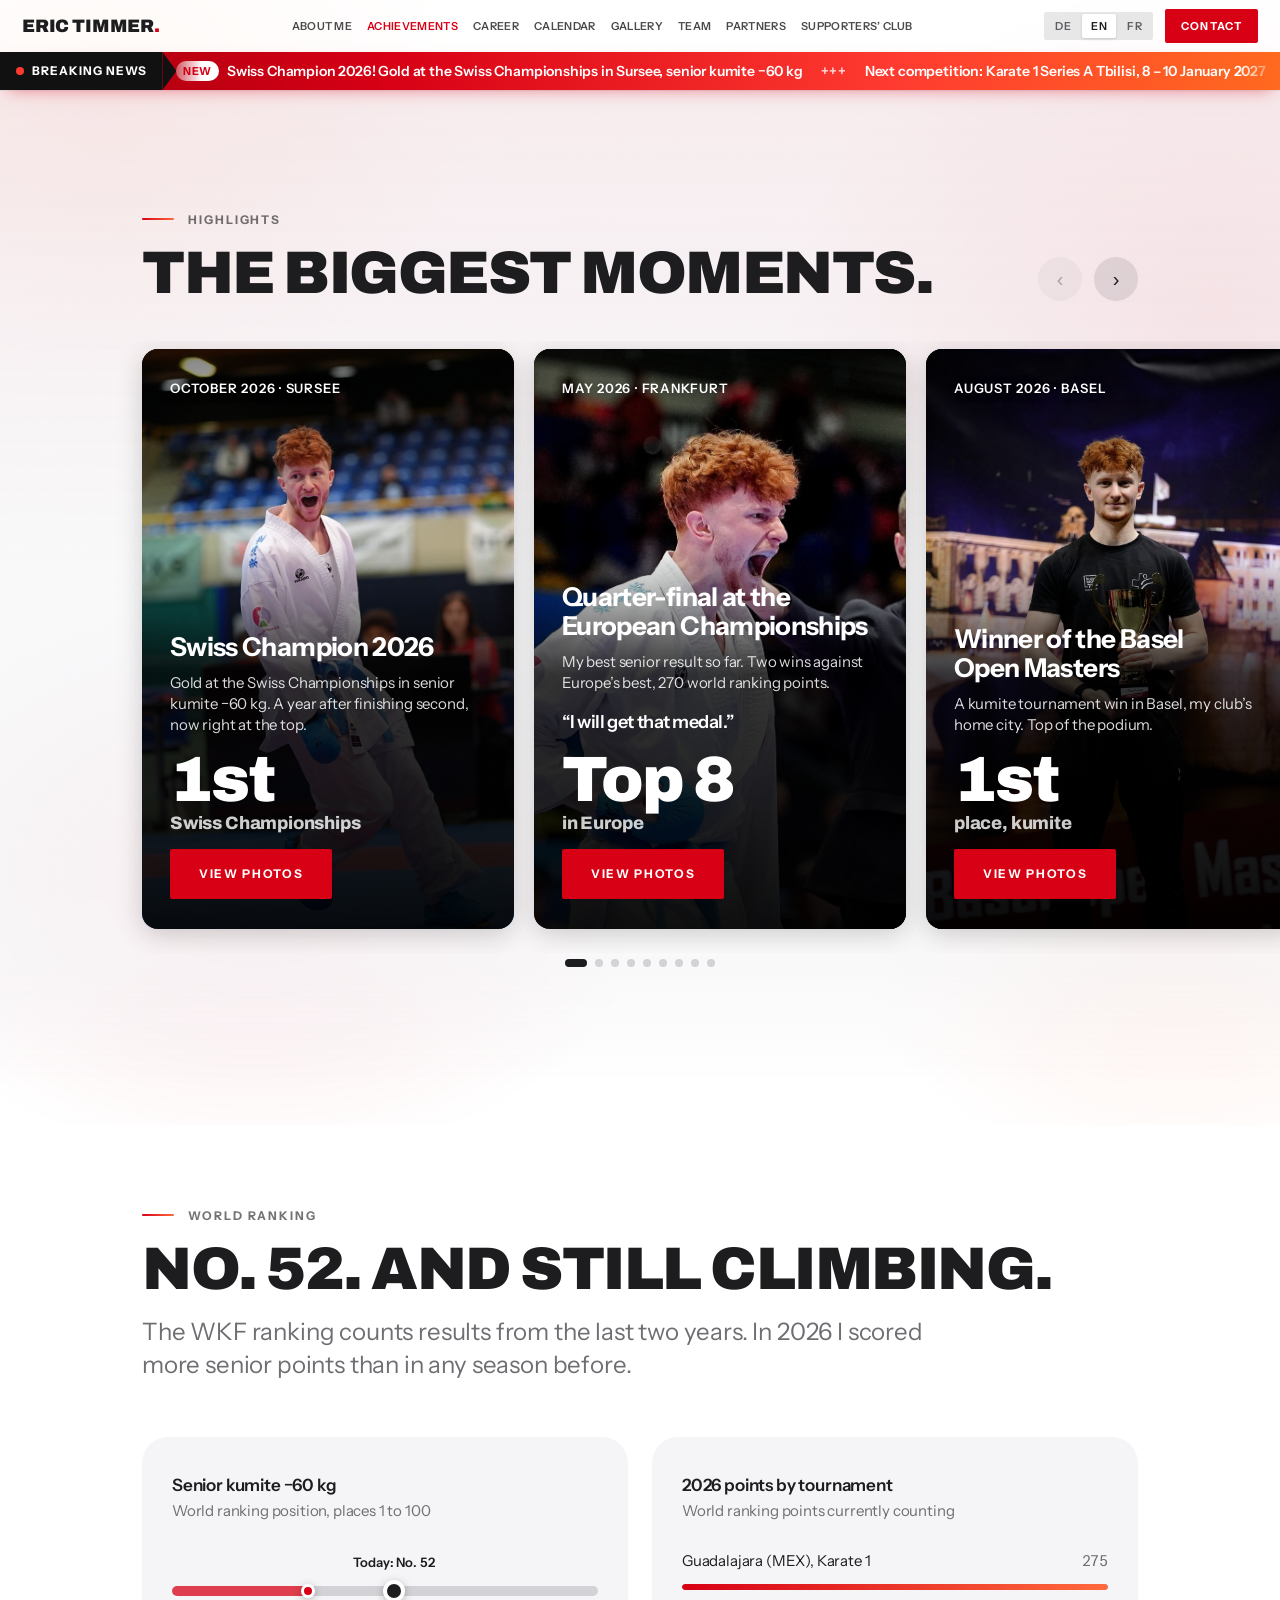
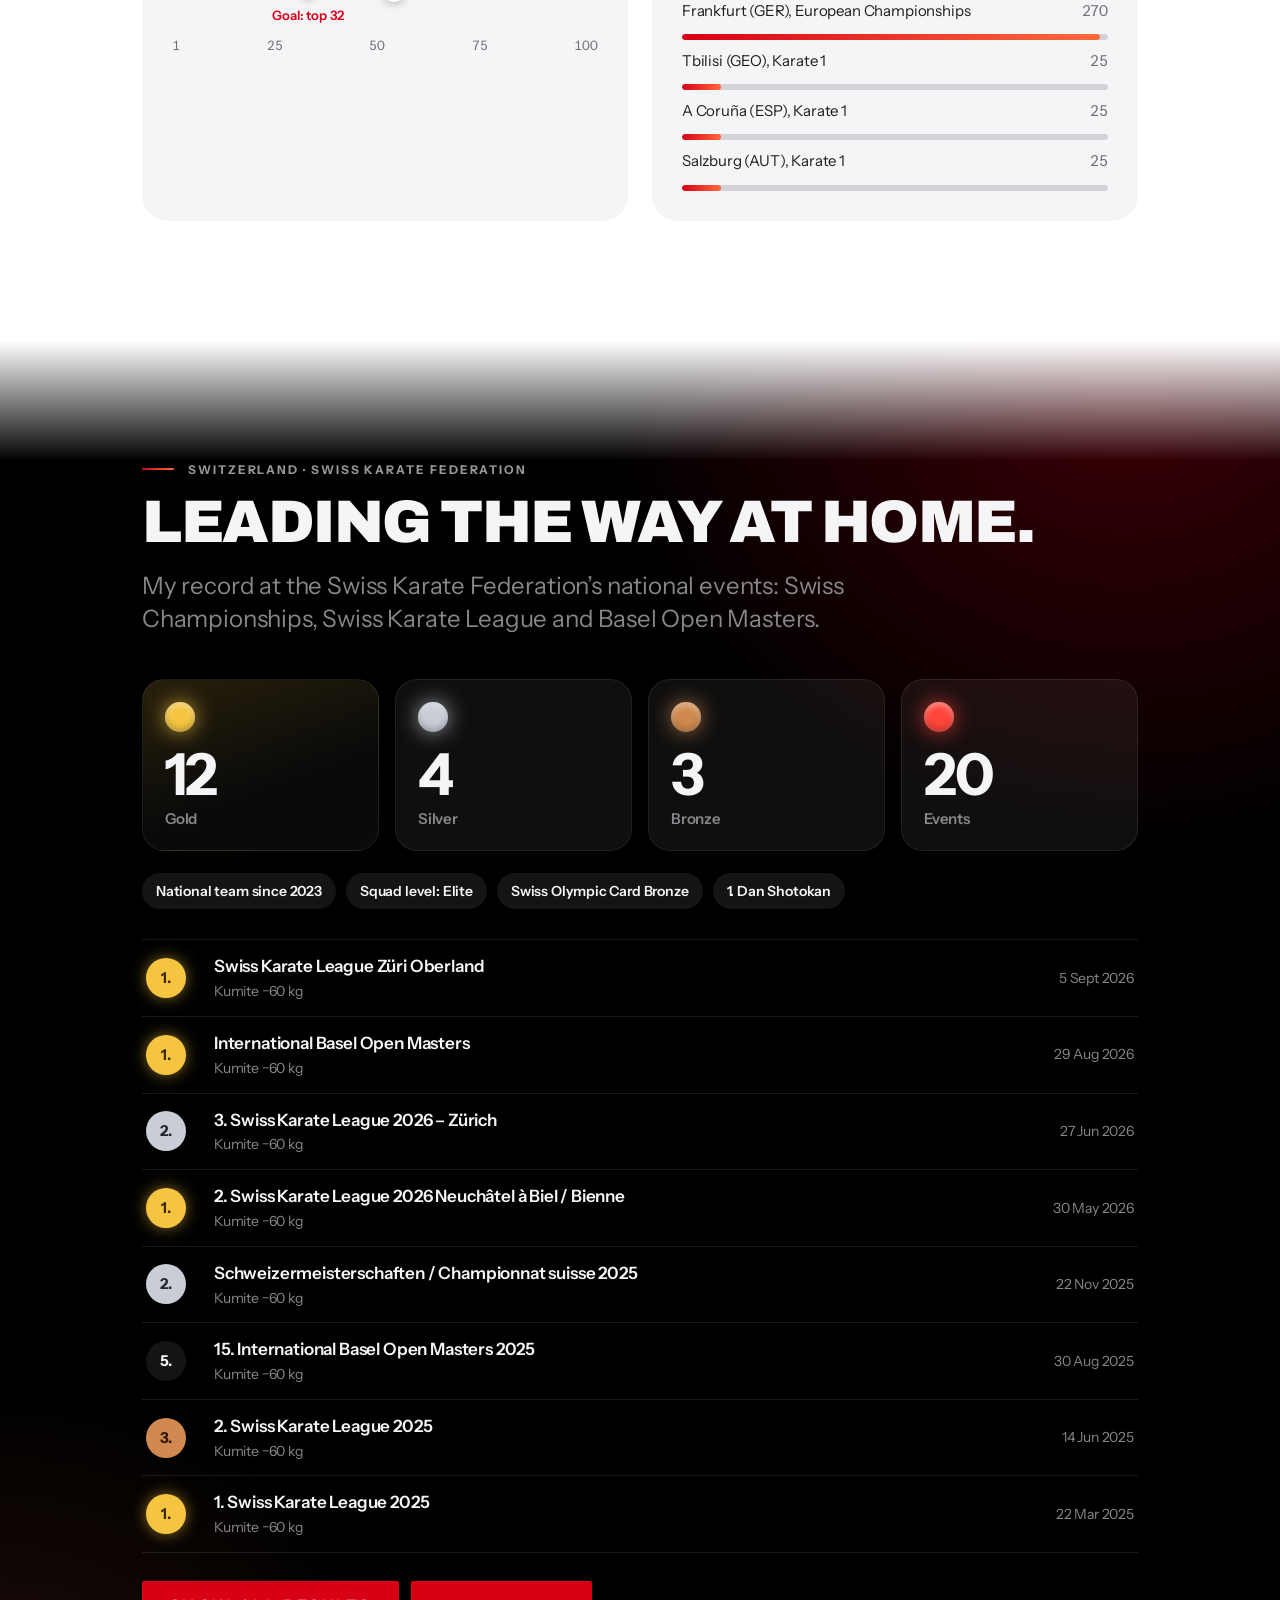
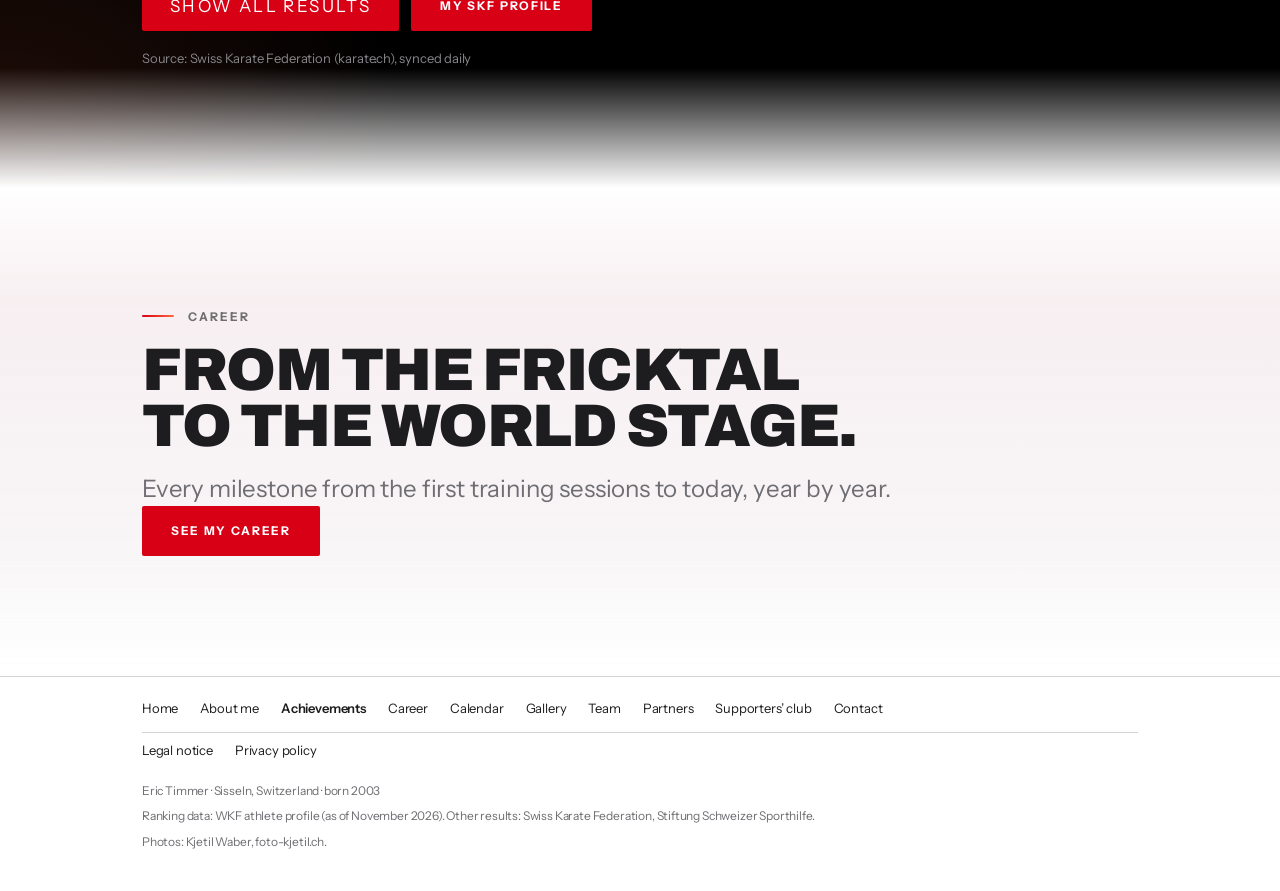
<file: erfolge.html>
<!doctype html>
<html lang="de">
<head>
<meta charset="utf-8">
<meta name="viewport" content="width=device-width, initial-scale=1, viewport-fit=cover">
<meta name="color-scheme" content="light dark">
<meta name="theme-color" content="#ffffff" media="(prefers-color-scheme: light)">
<meta name="theme-color" content="#000000" media="(prefers-color-scheme: dark)">
<title>Erfolge · Eric Timmer</title>
<meta name="description" content="Resultate, WKF-Weltrangliste und Karriere von Eric Timmer: Viertelfinal an der EM 2026, Sieg an den Basel Open Masters und der SKL Gossau.">
<link rel="canonical" href="https://erictimmer.ch/erfolge.html">
<link rel="icon" href="favicon.svg" type="image/svg+xml">
<link rel="icon" href="favicon-32.png" sizes="32x32" type="image/png">
<link rel="apple-touch-icon" href="apple-touch-icon.png">
<meta property="og:type" content="website">
<meta property="og:site_name" content="Eric Timmer">
<meta property="og:locale" content="de_CH">
<meta property="og:title" content="Erfolge · Eric Timmer">
<meta property="og:description" content="Resultate, WKF-Weltrangliste und Karriere von Eric Timmer: Viertelfinal an der EM 2026, Sieg an den Basel Open Masters und der SKL Gossau.">
<meta property="og:url" content="https://erictimmer.ch/erfolge.html">
<meta property="og:image" content="https://erictimmer.ch/images/og-image.jpg">
<meta property="og:image:width" content="1200">
<meta property="og:image:height" content="630">
<meta property="og:image:alt" content="Eric Timmer in der Swiss-Karate-Federation-Jacke">
<meta name="twitter:card" content="summary_large_image">
<link rel="alternate" hreflang="de" href="https://erictimmer.ch/erfolge.html?lang=de">
<link rel="alternate" hreflang="en" href="https://erictimmer.ch/erfolge.html?lang=en">
<link rel="alternate" hreflang="fr" href="https://erictimmer.ch/erfolge.html?lang=fr">
<link rel="stylesheet" href="assets/fonts.css?v=202611130110">
<link rel="stylesheet" href="assets/site.css?v=202611130110">
</head>
<body data-page="Erfolge">
<nav class="top" aria-label="Hauptnavigation">
  <div class="wrap">
    <a class="brand" href="./">Eric Timmer</a>
    <div class="nav-links" id="navlinks">
      <a href="ueber-mich.html">Über mich</a>
      <a href="erfolge.html" aria-current="page">Erfolge</a>
      <a href="karriere.html">Karriere</a>
      <a href="kalender.html">Kalender</a>
      <a href="galerie.html">Galerie</a>
      <a href="team.html">Team</a>
      <a href="partner.html">Partner</a>
      <a href="goennerclub.html">Gönnerclub</a>
      <a href="#kontakt" class="only-m" data-contact>Kontakt</a>
    </div>
    <div class="nav-right">
      <div class="lang" role="group" aria-label="Sprache · Language · Langue">
        <button type="button" data-lang="de" aria-pressed="true" lang="de" title="Deutsch">DE</button>
        <button type="button" data-lang="en" aria-pressed="false" lang="en" title="English">EN</button>
        <button type="button" data-lang="fr" aria-pressed="false" lang="fr" title="Français">FR</button>
      </div>
      <a class="pill" href="#kontakt" data-contact>Kontakt</a>
      <button type="button" class="menu-btn" id="menubtn" aria-label="Menü" aria-expanded="false" aria-controls="navlinks"><svg class="bars" viewBox="0 0 20 20" fill="none" stroke="currentColor" stroke-width="1.8" stroke-linecap="round"><path d="M3 6h14M3 14h14"/></svg><svg class="x" viewBox="0 0 20 20" fill="none" stroke="currentColor" stroke-width="1.8" stroke-linecap="round"><path d="M5 5l10 10M15 5L5 15"/></svg></button>
    </div>
  </div>
</nav>

<main id="top">

<!-- HIGHLIGHTS -->
  <section class="band alt" id="momente" style="padding-inline:0">
    <div class="wrap gal-head">
      <div>
        <div class="eyebrow r">Highlights</div>
        <h1 class="h-sec r" style="--d:.05s">Die grössten Momente.</h1>
      </div>
      <div class="gal-nav">
        <button type="button" id="prev" aria-label="Zurück">‹</button>
        <button type="button" id="next" aria-label="Weiter">›</button>
      </div>
    </div>
    <div class="gallery" id="gallery" tabindex="0" aria-label="Highlights, seitlich wischen">
      <article class="hcard ph">
        <img class="hc-img" src="images/sm-sursee-2026/01.jpg" alt="" loading="lazy" decoding="async" style="object-position:40% 30%">
        <div class="when">Oktober 2026 · Sursee</div>
        <h3>Schweizer Meister 2026</h3>
        <p>Gold an der Schweizermeisterschaft im Kumite Senior −60 kg. Ein Jahr nach dem Vizemeistertitel nun ganz oben.</p>
        <div class="big">1.<small>Platz Schweizermeisterschaft</small></div>
        <a class="btn" href="galerie.html#sm2026">Fotos ansehen</a>
      </article>
      <article class="hcard ph">
        <img class="hc-img" src="images/goennerclub-banner.jpg" alt="" loading="lazy" decoding="async" style="object-position:27% 40%">
        <div class="when">Mai 2026 · Frankfurt</div>
        <h3>Viertelfinal an der Europameisterschaft</h3>
        <p>Mein bisher stärkstes Resultat bei der Elite. Zwei Siege gegen Europas Spitze, 270 Weltranglistenpunkte.</p>
        <blockquote>«I will get that medal.»</blockquote>
        <div class="big">EM<small>Top 8 Europas</small></div>
        <a class="btn" href="galerie.html#em">Fotos ansehen</a>
      </article>
      <article class="hcard ph">
        <img class="hc-img" src="images/basel-open-masters-2026/01.jpg" alt="" loading="lazy" decoding="async" style="object-position:50% 25%">
        <div class="when">August 2026 · Basel</div>
        <h3>Sieg an den Basel Open Masters</h3>
        <p>Turniersieg im Kumite in Basel, der Stadt meines Vereins. Ganz oben auf dem Podest.</p>
        <div class="big">1.<small>Platz Kumite</small></div>
        <a class="btn" href="galerie.html#basel">Fotos ansehen</a>
      </article>
      <article class="hcard ph">
        <img class="hc-img" src="images/series-a-guadalajara-2026/01.jpg" alt="" loading="lazy" decoding="async" style="object-position:50% 22%">
        <div class="when">Juli 2026 · Guadalajara, Mexiko</div>
        <h3>Karate 1 Series A</h3>
        <p>Drei Siege in der Karate-1-Serie und mit 275 Punkten mein bisher punktestärkstes Turnier bei der Elite.</p>
        <div class="big">3<small>Siege in Mexiko</small></div>
        <span class="go" aria-hidden="true"></span>
      </article>
      <article class="hcard ph">
        <img class="hc-img" src="images/wm-venedig-2024/02.jpg" alt="" loading="lazy" decoding="async" style="object-position:60% 40%">
        <div class="when">Oktober 2024 · Venedig</div>
        <h3>5. Platz an der U21-Weltmeisterschaft</h3>
        <p>Vier Siege an der WM und das beste Schweizer Kumite-Resultat des Turniers. Danach erstmals in den Top 10 der U21-Weltrangliste.</p>
        <div class="big">5.<small>Platz weltweit, U21</small></div>
        <a class="btn" href="galerie.html#wm">Fotos ansehen</a>
      </article>
      <article class="hcard ph">
        <img class="hc-img" src="images/sm-sursee-2025/01.jpg" alt="" loading="lazy" decoding="async" style="object-position:62% 30%">
        <div class="when">2025 · Schweiz</div>
        <h3>Schweizer Vizemeister</h3>
        <p>Nach einem gebrochenen Finger zurückgekommen und aufs Podest der Schweizermeisterschaft gekämpft.</p>
        <div class="big">2.<small>Platz Schweizermeisterschaft</small></div>
        <a class="btn" href="galerie.html#sm2025">Fotos ansehen</a>
      </article>
      <article class="hcard ph">
        <img class="hc-img" src="images/kuala-lumpur-2025/02.jpg" alt="" loading="lazy" decoding="async" style="object-position:62% 30%">
        <div class="when">Oktober 2025 · Kuala Lumpur</div>
        <h3>Karate 1 Series A Malaysia</h3>
        <p>Drei Siege in Kuala Lumpur, dazu ein Trainingslager mit dem Olympia-Team in Malaysia.</p>
        <div class="big">3<small>Siege in Asien</small></div>
        <a class="btn" href="galerie.html#kualalumpur2025">Fotos ansehen</a>
      </article>
      <article class="hcard ph">
        <img class="hc-img" src="images/wm-budapest-2023/01.jpg" alt="" loading="lazy" decoding="async" style="object-position:88% 40%">
        <div class="when">Oktober 2023 · Budapest</div>
        <h3>Erste Elite-Weltmeisterschaft</h3>
        <p>EM-Debüt und WM-Selektion bei den Erwachsenen im selben Jahr. Gleichzeitig im Junioren- und im Elite-Nationalkader.</p>
        <div class="big">WM<small>Elite-Debüt</small></div>
        <a class="btn" href="galerie.html#wm2023">Fotos ansehen</a>
      </article>
      <article class="hcard ph">
        <img class="hc-img" src="images/wm-2015/01.jpg" alt="" loading="lazy" decoding="async" style="object-position:50% 18%">
        <div class="when">August 2015 · Tokio</div>
        <h3>Vize-Weltmeister mit elf Jahren</h3>
        <p>Silber im Kata an der WSKF-Weltmeisterschaft in Japan. Der Moment, in dem alles angefangen hat.</p>
        <div class="big">2.<small>Platz Kata U14</small></div>
        <a class="btn" href="galerie.html#wm2015">Fotos ansehen</a>
      </article>
    </div>
    <div class="dots" id="dots" aria-hidden="true"></div>
  </section>
<!-- RANKING DETAIL -->
  <section class="band">
    <div class="wrap">
      <div class="eyebrow r">Weltrangliste</div>
      <h2 class="h-sec r" style="--d:.05s">Platz 52. Und weiter nach oben.</h2>
      <p class="lead r" style="--d:.1s">Die WKF-Rangliste zählt die Resultate der letzten zwei Jahre. 2026 habe ich bei der Elite so viele Punkte geholt wie in keiner Saison zuvor.</p>
      <div class="rank-wrap">
        <div class="track-box r" id="trackbox">
          <div class="track-title">Elite Kumite −60 kg</div>
          <div class="track-sub">Position in der Weltrangliste, Platz 1 bis 100</div>
          <div class="track">
            <div class="mark goal" style="left:32%"><div class="dot"></div><div class="lab">Ziel: Top 32</div></div>
            <div class="mark" id="me"><div class="dot"></div><div class="lab">Heute: Nr. 52</div></div>
          </div>
          <div class="scale"><span>1</span><span>25</span><span>50</span><span>75</span><span>100</span></div>
        </div>
        <div class="track-box r" style="--d:.1s">
          <div class="track-title">Punkte 2026 nach Turnier</div>
          <div class="track-sub">Aktuell gewertete Weltranglistenpunkte</div>
          <div class="pts">
            <div class="pt-row"><span>Guadalajara (MEX), Karate 1</span><span class="num">275</span><div class="bar"><i style="--w:100%"></i></div></div>
            <div class="pt-row"><span>Frankfurt (GER), Europameisterschaft</span><span class="num">270</span><div class="bar"><i style="--w:98.2%"></i></div></div>
            <div class="pt-row"><span>Tbilisi (GEO), Karate 1</span><span class="num">25</span><div class="bar"><i style="--w:9.1%"></i></div></div>
            <div class="pt-row"><span>A Coruña (ESP), Karate 1</span><span class="num">25</span><div class="bar"><i style="--w:9.1%"></i></div></div>
            <div class="pt-row"><span>Salzburg (AUT), Karate 1</span><span class="num">25</span><div class="bar"><i style="--w:9.1%"></i></div></div>
          </div>
        </div>
      </div>
    </div>
  </section>
<!-- KARRIERE -->
  <section class="band dark" id="schweiz">
    <div class="wrap">
      <div class="eyebrow r">Schweiz · Swiss Karate Federation</div>
      <h2 class="h-sec r" style="--d:.05s">Zu Hause ganz vorne.</h2>
      <p class="lead r" style="--d:.1s">Meine Bilanz an den nationalen Turnieren des Schweizer Karateverbands: Schweizermeisterschaften, Swiss Karate League und Basel Open Masters.</p>
      <div class="skf" id="skf" hidden>
        <div class="skf-medals" id="skf-medals"></div>
        <div class="skf-facts" id="skf-facts"></div>
        <ol class="skf-list" id="skf-list"></ol>
        <div class="skf-act">
          <button type="button" class="btn" id="skf-all" aria-expanded="false">Alle Resultate anzeigen</button>
          <a class="btn" href="https://www.karate.ch/nationalkader/athlet/timmer-eric/" target="_blank" rel="noopener">Mein SKF-Profil</a>
        </div>
        <p class="skf-src" id="skf-src"></p>
      </div>
    </div>
  </section>

  <section class="band alt" id="karriere">
    <div class="wrap">
      <div class="eyebrow r">Karriere</div>
      <h2 class="h-sec r" style="--d:.05s">Vom Fricktal auf die Weltbühne.</h2>
      <p class="lead r" style="--d:.1s">Alle Stationen von den ersten Trainings bis heute, Jahr für Jahr.</p>
      <p class="r" style="--d:.15s"><a class="btn" href="karriere.html">Zur Karriere</a></p>
    </div>
  </section>

<dialog class="cdlg" id="cdlg" aria-labelledby="cdlg-t">
    <form id="cform" novalidate>
      <div class="cd-head"><h3 id="cdlg-t">Schreib mir</h3><button type="button" class="cd-x" id="cdx" aria-label="Schliessen">×</button></div>
      <p class="cd-sub">Ich melde mich so schnell wie möglich bei dir.</p>
      <label class="fl" for="cf-name"><span>Name</span><input id="cf-name" name="name" autocomplete="name" required></label>
      <label class="fl" for="cf-email"><span>E-Mail</span><input id="cf-email" name="email" type="email" autocomplete="email" required></label>
      <label class="fl" for="cf-topic"><span>Thema</span><select id="cf-topic" name="topic"><option value="Sponsoring">Sponsoring</option><option value="Gönnerclub">Gönnerclub</option><option value="Medien">Medien</option><option value="Training">Training</option><option value="Anderes">Anderes</option></select></label>
      <label class="fl" for="cf-msg"><span>Nachricht</span><textarea id="cf-msg" name="message" rows="6" required></textarea></label>
      <input type="text" name="_honey" id="cf-honey" class="hp" tabindex="-1" autocomplete="off" aria-hidden="true">
      <p class="cd-err" id="cf-err" role="alert" hidden></p>
      <button class="btn cd-send" type="submit" id="cf-send">Nachricht senden</button>
      <p class="cd-priv">Deine Nachricht wird über den Formular-Dienst Web3Forms an mein E-Mail-Postfach weitergeleitet.</p>
    </form>
    <div class="cd-done" id="cf-done" hidden>
      <div class="cd-ok" aria-hidden="true">✓</div>
      <h3>Danke!</h3>
      <p>Deine Nachricht ist unterwegs. Ich melde mich bald bei dir.</p>
      <button type="button" class="btn cd-send" id="cf-close">Schliessen</button>
    </div>
  </dialog>
</main>

<footer>
  <div class="wrap">
    <nav class="fnav" aria-label="Seiten">
      <a href="./">Startseite</a>
      <a href="ueber-mich.html">Über mich</a>
      <a href="erfolge.html" aria-current="page">Erfolge</a>
      <a href="karriere.html">Karriere</a>
      <a href="kalender.html">Kalender</a>
      <a href="galerie.html">Galerie</a>
      <a href="team.html">Team</a>
      <a href="partner.html">Partner</a>
      <a href="goennerclub.html">Gönnerclub</a>
      <a href="#kontakt" data-contact>Kontakt</a>
    </nav>
    <nav class="fnav flegal" aria-label="Rechtliches">
      <a href="impressum.html">Impressum</a>
      <a href="datenschutz.html">Datenschutz</a>
    </nav>
    <div>Eric Timmer · Sisseln AG · Jahrgang 2003</div>
    <div>Ranglistendaten: WKF-Athletenprofil (Stand November 2026). Weitere Resultate: Swiss Karate Federation, Stiftung Schweizer Sporthilfe.</div>
    <div>Fotos: Kjetil Waber, foto-kjetil.ch.</div>
  </div>
</footer>

<script src="assets/site.js?v=202611130110"></script>
<script data-goatcounter="https://erictimmer.goatcounter.com/count" async src="https://gc.zgo.at/count.js"></script>
</body>
</html>
</file>
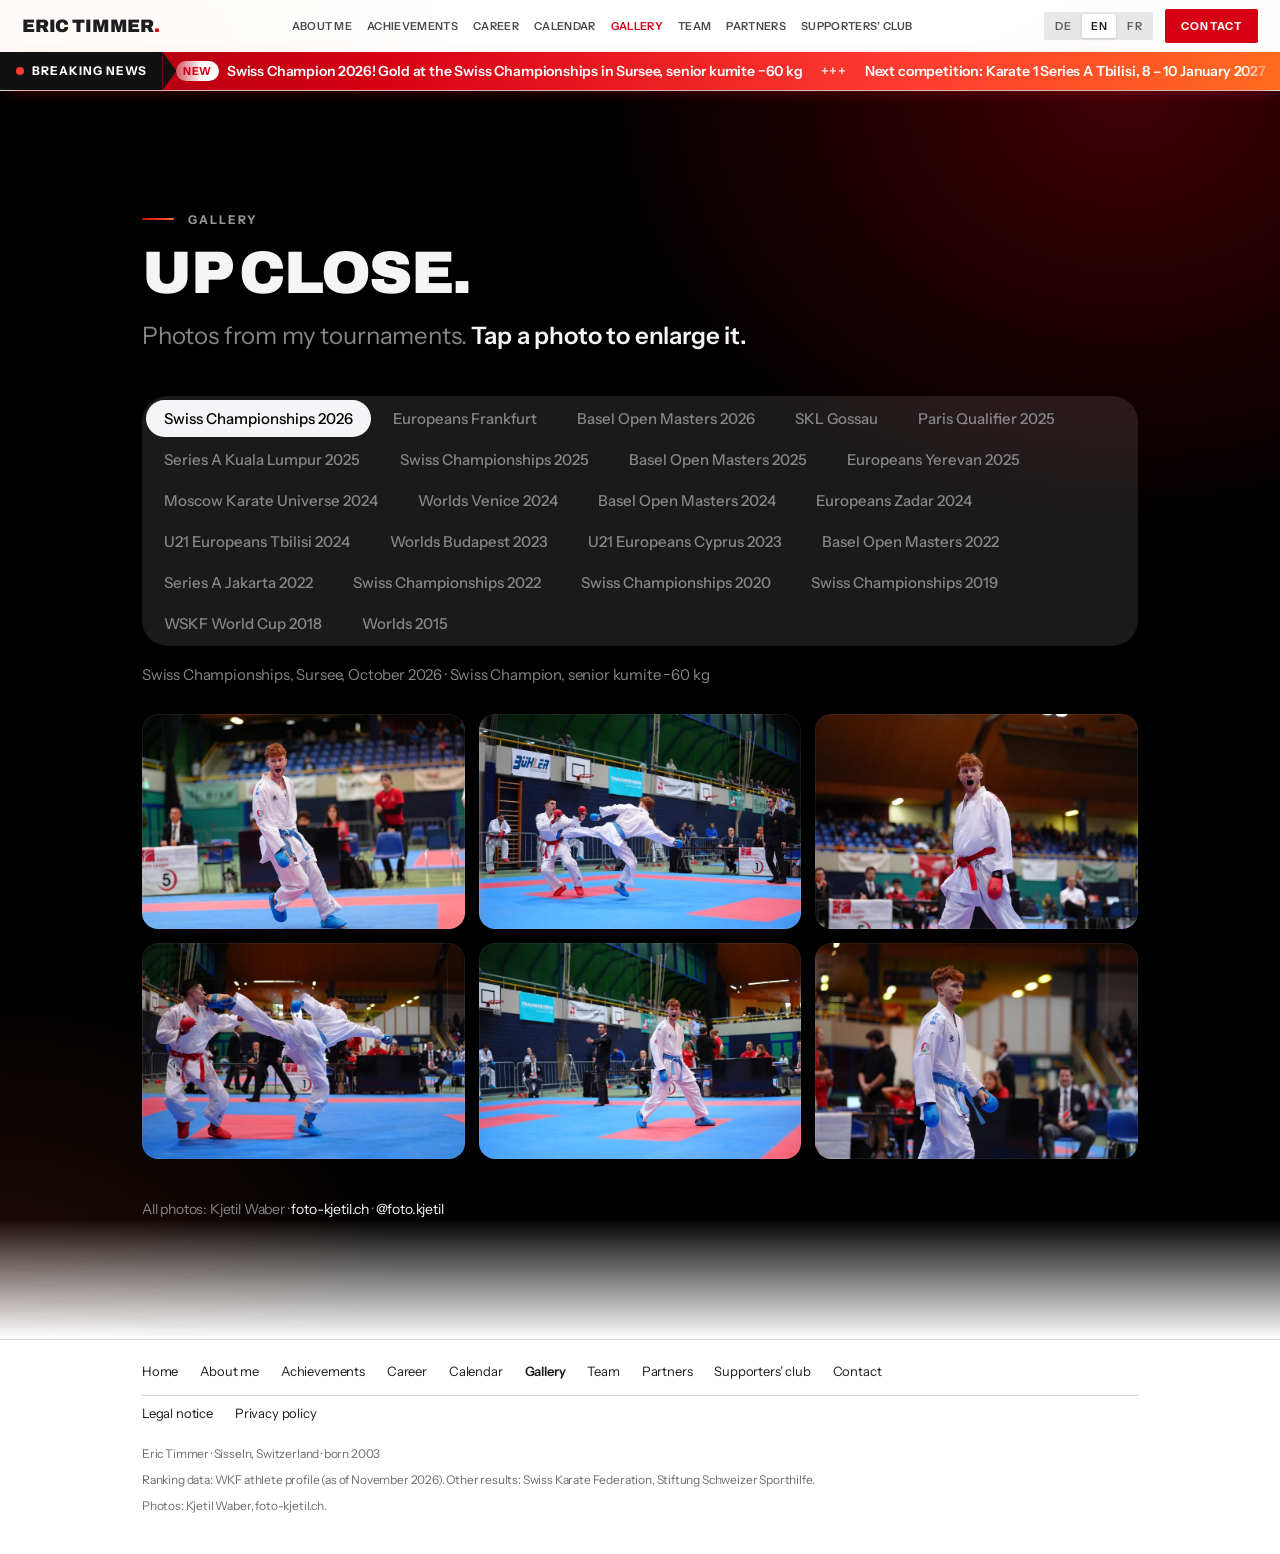
<file: galerie.html>
<!doctype html>
<html lang="de">
<head>
<meta charset="utf-8">
<meta name="viewport" content="width=device-width, initial-scale=1, viewport-fit=cover">
<meta name="color-scheme" content="light dark">
<meta name="theme-color" content="#ffffff" media="(prefers-color-scheme: light)">
<meta name="theme-color" content="#000000" media="(prefers-color-scheme: dark)">
<title>Galerie · Eric Timmer</title>
<meta name="description" content="Fotos von Eric Timmer von der EM in Frankfurt, den Basel Open Masters, der Swiss Karate League in Gossau, der WM-Qualifikation in Paris und der U21-WM in Venedig.">
<link rel="canonical" href="https://erictimmer.ch/galerie.html">
<link rel="icon" href="favicon.svg" type="image/svg+xml">
<link rel="icon" href="favicon-32.png" sizes="32x32" type="image/png">
<link rel="apple-touch-icon" href="apple-touch-icon.png">
<meta property="og:type" content="website">
<meta property="og:site_name" content="Eric Timmer">
<meta property="og:locale" content="de_CH">
<meta property="og:title" content="Galerie · Eric Timmer">
<meta property="og:description" content="Fotos von Eric Timmer von der EM in Frankfurt, den Basel Open Masters, der Swiss Karate League in Gossau, der WM-Qualifikation in Paris und der U21-WM in Venedig.">
<meta property="og:url" content="https://erictimmer.ch/galerie.html">
<meta property="og:image" content="https://erictimmer.ch/images/og-image.jpg">
<meta property="og:image:width" content="1200">
<meta property="og:image:height" content="630">
<meta property="og:image:alt" content="Eric Timmer in der Swiss-Karate-Federation-Jacke">
<meta name="twitter:card" content="summary_large_image">
<link rel="alternate" hreflang="de" href="https://erictimmer.ch/galerie.html?lang=de">
<link rel="alternate" hreflang="en" href="https://erictimmer.ch/galerie.html?lang=en">
<link rel="alternate" hreflang="fr" href="https://erictimmer.ch/galerie.html?lang=fr">
<link rel="stylesheet" href="assets/fonts.css?v=202611130110">
<link rel="stylesheet" href="assets/site.css?v=202611130110">
</head>
<body data-page="Galerie">
<nav class="top" aria-label="Hauptnavigation">
  <div class="wrap">
    <a class="brand" href="./">Eric Timmer</a>
    <div class="nav-links" id="navlinks">
      <a href="ueber-mich.html">Über mich</a>
      <a href="erfolge.html">Erfolge</a>
      <a href="karriere.html">Karriere</a>
      <a href="kalender.html">Kalender</a>
      <a href="galerie.html" aria-current="page">Galerie</a>
      <a href="team.html">Team</a>
      <a href="partner.html">Partner</a>
      <a href="goennerclub.html">Gönnerclub</a>
      <a href="#kontakt" class="only-m" data-contact>Kontakt</a>
    </div>
    <div class="nav-right">
      <div class="lang" role="group" aria-label="Sprache · Language · Langue">
        <button type="button" data-lang="de" aria-pressed="true" lang="de" title="Deutsch">DE</button>
        <button type="button" data-lang="en" aria-pressed="false" lang="en" title="English">EN</button>
        <button type="button" data-lang="fr" aria-pressed="false" lang="fr" title="Français">FR</button>
      </div>
      <a class="pill" href="#kontakt" data-contact>Kontakt</a>
      <button type="button" class="menu-btn" id="menubtn" aria-label="Menü" aria-expanded="false" aria-controls="navlinks"><svg class="bars" viewBox="0 0 20 20" fill="none" stroke="currentColor" stroke-width="1.8" stroke-linecap="round"><path d="M3 6h14M3 14h14"/></svg><svg class="x" viewBox="0 0 20 20" fill="none" stroke="currentColor" stroke-width="1.8" stroke-linecap="round"><path d="M5 5l10 10M15 5L5 15"/></svg></button>
    </div>
  </div>
</nav>

<main id="top">

<!-- GALERIE EM FRANKFURT -->
  <section class="band dark" id="galerie">
    <div class="wrap">
      <div class="eyebrow r">Galerie</div>
      <h1 class="h-sec r" style="--d:.05s">Ganz nah dran.</h1>
      <p class="lead r" style="--d:.1s">Fotos von meinen Turnieren. <b>Zum Vergrössern auf ein Foto tippen.</b></p>
      <div class="tabs" role="tablist" aria-label="Turnier wählen">
        <button type="button" role="tab" class="tab" id="tab-sm26" aria-selected="true" aria-controls="sm26gal">Schweizermeisterschaft 2026</button>
        <button type="button" role="tab" class="tab" id="tab-em" aria-selected="false" aria-controls="emgal">EM Frankfurt</button>
        <button type="button" role="tab" class="tab" id="tab-bom" aria-selected="false" aria-controls="bomgal">Basel Open Masters 2026</button>
        <button type="button" role="tab" class="tab" id="tab-skl" aria-selected="false" aria-controls="sklgal">SKL Gossau</button>
        <button type="button" role="tab" class="tab" id="tab-paris" aria-selected="false" aria-controls="parisgal">Quali Paris 2025</button>
        <button type="button" role="tab" class="tab" id="tab-kl25" aria-selected="false" aria-controls="kl25gal">Series A Kuala Lumpur 2025</button>
        <button type="button" role="tab" class="tab" id="tab-sm25" aria-selected="false" aria-controls="sm25gal">Schweizermeisterschaft 2025</button>
        <button type="button" role="tab" class="tab" id="tab-bom25" aria-selected="false" aria-controls="bom25gal">Basel Open Masters 2025</button>
        <button type="button" role="tab" class="tab" id="tab-emy25" aria-selected="false" aria-controls="emy25gal">EM Yerevan 2025</button>
        <button type="button" role="tab" class="tab" id="tab-mku24" aria-selected="false" aria-controls="mku24gal">Moscow Karate Universe 2024</button>
        <button type="button" role="tab" class="tab" id="tab-wm" aria-selected="false" aria-controls="wmgal">WM Venedig 2024</button>
        <button type="button" role="tab" class="tab" id="tab-bom24" aria-selected="false" aria-controls="bom24gal">Basel Open Masters 2024</button>
        <button type="button" role="tab" class="tab" id="tab-emz24" aria-selected="false" aria-controls="emz24gal">EM Zadar 2024</button>
        <button type="button" role="tab" class="tab" id="tab-em24" aria-selected="false" aria-controls="em24gal">U21-EM Tbilisi 2024</button>
        <button type="button" role="tab" class="tab" id="tab-wm23" aria-selected="false" aria-controls="wm23gal">WM Budapest 2023</button>
        <button type="button" role="tab" class="tab" id="tab-jem23" aria-selected="false" aria-controls="jem23gal">U21-EM Zypern 2023</button>
        <button type="button" role="tab" class="tab" id="tab-bom22" aria-selected="false" aria-controls="bom22gal">Basel Open Masters 2022</button>
        <button type="button" role="tab" class="tab" id="tab-jak22" aria-selected="false" aria-controls="jak22gal">Series A Jakarta 2022</button>
        <button type="button" role="tab" class="tab" id="tab-sm22" aria-selected="false" aria-controls="sm22gal">Schweizermeisterschaft 2022</button>
        <button type="button" role="tab" class="tab" id="tab-sm20" aria-selected="false" aria-controls="sm20gal">Schweizermeisterschaft 2020</button>
        <button type="button" role="tab" class="tab" id="tab-sm19" aria-selected="false" aria-controls="sm19gal">Schweizermeisterschaft 2019</button>
        <button type="button" role="tab" class="tab" id="tab-wc18" aria-selected="false" aria-controls="wc18gal">WSKF World Cup 2018</button>
        <button type="button" role="tab" class="tab" id="tab-wm15" aria-selected="false" aria-controls="wm15gal">WM 2015</button>
      </div>
      <p class="gal-sub" id="galsub">Schweizermeisterschaften, Sursee, Oktober 2026 · Schweizer Meister, Kumite Senior −60 kg</p>
      <div class="masonry" id="sm26gal" role="tabpanel" aria-labelledby="tab-sm26" data-sub="Schweizermeisterschaften, Sursee, Oktober 2026 · Schweizer Meister, Kumite Senior −60 kg">
        <button type="button" class="gi"><img src="images/sm-sursee-2026/01-sm.jpg" width="820" height="547" loading="lazy" decoding="async" alt="Eric schreit seine Freude heraus nach einem Punkt im Final der Schweizermeisterschaft"></button>
        <button type="button" class="gi"><img src="images/sm-sursee-2026/02-sm.jpg" width="820" height="547" loading="lazy" decoding="async" alt="Hoher Fusstritt von Eric zum Kopf seines Gegners"></button>
        <button type="button" class="gi"><img src="images/sm-sursee-2026/03-sm.jpg" width="820" height="547" loading="lazy" decoding="async" alt="Eric springt mit einem gestreckten Fusstritt auf seinen Gegner zu"></button>
        <button type="button" class="gi"><img src="images/sm-sursee-2026/04-sm.jpg" width="820" height="547" loading="lazy" decoding="async" alt="Eric ballt nach einem Punkt die Fäuste und ruft"></button>
        <button type="button" class="gi"><img src="images/sm-sursee-2026/05-sm.jpg" width="820" height="547" loading="lazy" decoding="async" alt="Eric mit rotem Gürtel jubelt auf der Matte"></button>
        <button type="button" class="gi"><img src="images/sm-sursee-2026/06-sm.jpg" width="820" height="547" loading="lazy" decoding="async" alt="Eric geht konzentriert auf die Matte"></button>
      </div>
      <div class="masonry" id="emgal" role="tabpanel" aria-labelledby="tab-em" hidden data-sub="61. Europameisterschaft, Mai 2026 · Viertelfinal, Kumite −60 kg">
        <button type="button" class="gi"><img src="images/em-frankfurt-2026/01-sm.jpg" width="547" height="820" loading="lazy" decoding="async" alt="Eric Timmer konzentriert vor dem Kampf, Kopfhörer im Ohr"></button>
        <button type="button" class="gi"><img src="images/em-frankfurt-2026/02-sm.jpg" width="547" height="820" loading="lazy" decoding="async" alt="Eric fixiert seinen Gegner auf der Matte"></button>
        <button type="button" class="gi"><img src="images/em-frankfurt-2026/03-sm.jpg" width="820" height="547" loading="lazy" decoding="async" alt="Eric in Kampfstellung, auf Distanz zum Gegner"></button>
        <button type="button" class="gi"><img src="images/em-frankfurt-2026/04-sm.jpg" width="820" height="547" loading="lazy" decoding="async" alt="Hoher Fusstritt von Eric"></button>
        <button type="button" class="gi"><img src="images/em-frankfurt-2026/05-sm.jpg" width="820" height="547" loading="lazy" decoding="async" alt="Eric trifft mit einem Fusstritt"></button>
        <button type="button" class="gi"><img src="images/em-frankfurt-2026/06-sm.jpg" width="547" height="820" loading="lazy" decoding="async" alt="Eric bringt seinen Gegner zu Boden"></button>
        <button type="button" class="gi"><img src="images/em-frankfurt-2026/07-sm.jpg" width="547" height="820" loading="lazy" decoding="async" alt="Lauter Schrei nach dem Wurf"></button>
        <button type="button" class="gi"><img src="images/em-frankfurt-2026/08-sm.jpg" width="820" height="547" loading="lazy" decoding="async" alt="Der Kampfrichter zeigt auf Eric, der jubelt"></button>
        <button type="button" class="gi"><img src="images/em-frankfurt-2026/09-sm.jpg" width="820" height="547" loading="lazy" decoding="async" alt="Eric jubelt nach einem Treffer"></button>
        <button type="button" class="gi"><img src="images/em-frankfurt-2026/10-sm.jpg" width="820" height="547" loading="lazy" decoding="async" alt="Eric jubelt in der letzten Sekunde des Kampfes"></button>
        <button type="button" class="gi"><img src="images/em-frankfurt-2026/11-sm.jpg" width="547" height="820" loading="lazy" decoding="async" alt="Eric jubelt mit geballten Fäusten"></button>
        <button type="button" class="gi"><img src="images/em-frankfurt-2026/12-sm.jpg" width="820" height="547" loading="lazy" decoding="async" alt="Drehkick von Eric gegen seinen Gegner aus Georgien"></button>
        <button type="button" class="gi"><img src="images/em-frankfurt-2026/13-sm.jpg" width="820" height="547" loading="lazy" decoding="async" alt="Eric mit seinem Coach an der Matte"></button>
        <button type="button" class="gi"><img src="images/em-frankfurt-2026/14-sm.jpg" width="547" height="820" loading="lazy" decoding="async" alt="Eric mit gesenktem Kopf auf dem Stuhl"></button>
        <button type="button" class="gi"><img src="images/em-frankfurt-2026/15-sm.jpg" width="820" height="547" loading="lazy" decoding="async" alt="Eric und sein Coach nach dem Kampf"></button>
        <button type="button" class="gi"><img src="images/em-frankfurt-2026/16-sm.jpg" width="820" height="547" loading="lazy" decoding="async" alt="Stirn an Stirn mit dem Coach"></button>
        <button type="button" class="gi"><img src="images/em-frankfurt-2026/17-sm.jpg" width="820" height="547" loading="lazy" decoding="async" alt="Der Coach hält Erics Gesicht in beiden Händen"></button>
      </div>
      <div class="masonry" id="bomgal" role="tabpanel" aria-labelledby="tab-bom" hidden data-sub="Basel Open Masters, August 2026 · 1. Platz Kumite">
        <button type="button" class="gi"><img src="images/basel-open-masters-2026/01-sm.jpg" width="547" height="820" loading="lazy" decoding="async" alt="Eric mit dem Pokal für den 1. Platz Kumite"></button>
        <button type="button" class="gi"><img src="images/basel-open-masters-2026/02-sm.jpg" width="820" height="547" loading="lazy" decoding="async" alt="Eric im Angriff gegen seinen Gegner"></button>
        <button type="button" class="gi"><img src="images/basel-open-masters-2026/03-sm.jpg" width="820" height="547" loading="lazy" decoding="async" alt="Eric punktet mit einem Fauststoss und schreit"></button>
        <button type="button" class="gi"><img src="images/basel-open-masters-2026/04-sm.jpg" width="820" height="547" loading="lazy" decoding="async" alt="Hoher Fusstritt von Eric"></button>
        <button type="button" class="gi"><img src="images/basel-open-masters-2026/05-sm.jpg" width="820" height="547" loading="lazy" decoding="async" alt="Fusstritt zum Kopf im Halbfinal"></button>
        <button type="button" class="gi"><img src="images/basel-open-masters-2026/06-sm.jpg" width="820" height="547" loading="lazy" decoding="async" alt="Siegerehrung mit den Medaillengewinnern"></button>
        <button type="button" class="gi"><img src="images/basel-open-masters-2026/07-sm.jpg" width="820" height="547" loading="lazy" decoding="async" alt="Eric mit dem Siegerpokal vor dem Basler Rheinpanorama"></button>
      </div>
      <div class="masonry" id="sklgal" role="tabpanel" aria-labelledby="tab-skl" hidden data-sub="Swiss Karate League Züri Oberland, Gossau ZH · September 2026 · 1. Platz">
        <button type="button" class="gi"><img src="images/skl-gossau-2026/01-sm.jpg" width="820" height="541" loading="lazy" decoding="async" alt="Eric mit seiner Medaille an der Swiss Karate League"></button>
        <button type="button" class="gi"><img src="images/skl-gossau-2026/02-sm.jpg" width="820" height="547" loading="lazy" decoding="async" alt="Eric jubelt nach einem Punkt auf Tatami 6"></button>
        <button type="button" class="gi"><img src="images/skl-gossau-2026/03-sm.jpg" width="820" height="547" loading="lazy" decoding="async" alt="Schlagabtausch im Kumite"></button>
        <button type="button" class="gi"><img src="images/skl-gossau-2026/04-sm.jpg" width="820" height="547" loading="lazy" decoding="async" alt="Jubel nach einem Yuko"></button>
        <button type="button" class="gi"><img src="images/skl-gossau-2026/05-sm.jpg" width="820" height="547" loading="lazy" decoding="async" alt="Eric umarmt einen Karateka nach dem Kampf"></button>
        <button type="button" class="gi"><img src="images/skl-gossau-2026/06-sm.jpg" width="820" height="547" loading="lazy" decoding="async" alt="Siegerehrung an der Swiss Karate League Züri Oberland"></button>
      </div>
      <div class="masonry" id="parisgal" role="tabpanel" aria-labelledby="tab-paris" hidden data-sub="WM-Qualifikationsturnier, Paris, Oktober 2025 · knapp verpasst">
        <button type="button" class="gi"><img src="images/quali-paris-2025/01-sm.jpg" width="820" height="547" loading="lazy" decoding="async" alt="Eric schreit seinen Kampfgeist heraus, hinter ihm der Schriftzug «Karaté»"></button>
        <button type="button" class="gi"><img src="images/quali-paris-2025/02-sm.jpg" width="820" height="547" loading="lazy" decoding="async" alt="Eric schreit voller Energie auf der Matte, mit roten Handschuhen"></button>
        <button type="button" class="gi"><img src="images/quali-paris-2025/03-sm.jpg" width="820" height="547" loading="lazy" decoding="async" alt="Eric im Angriff mit einem Fauststoss gegen seinen Gegner"></button>
        <button type="button" class="gi"><img src="images/quali-paris-2025/04-sm.jpg" width="547" height="820" loading="lazy" decoding="async" alt="Schlagabtausch mit einem Gegner aus Rumänien"></button>
        <button type="button" class="gi"><img src="images/quali-paris-2025/05-sm.jpg" width="820" height="547" loading="lazy" decoding="async" alt="Eric steht konzentriert auf der Matte, hinter ihm die Anzeige «1 Point»"></button>
        <button type="button" class="gi"><img src="images/quali-paris-2025/06-sm.jpg" width="820" height="547" loading="lazy" decoding="async" alt="Eric von hinten, auf dem Rücken die WM-Rückennummer «SUI»"></button>
        <button type="button" class="gi"><img src="images/quali-paris-2025/07-sm.jpg" width="547" height="820" loading="lazy" decoding="async" alt="Eric hält den Handschuh an die Brust, Schwarz-Weiss-Aufnahme"></button>
        <button type="button" class="gi"><img src="images/quali-paris-2025/08-sm.jpg" width="547" height="820" loading="lazy" decoding="async" alt="Eric geht mit gesenktem Blick über die Matte, Schwarz-Weiss-Aufnahme"></button>
        <button type="button" class="gi"><img src="images/quali-paris-2025/09-sm.jpg" width="547" height="820" loading="lazy" decoding="async" alt="Eric blickt vor dem Kampf nach oben, Schwarz-Weiss-Aufnahme"></button>
        <button type="button" class="gi"><img src="images/quali-paris-2025/10-sm.jpg" width="820" height="547" loading="lazy" decoding="async" alt="Eric und sein Coach sitzen nebeneinander, Eric mit geschlossenen Augen und Kopfhörern"></button>
        <button type="button" class="gi"><img src="images/quali-paris-2025/11-sm.jpg" width="547" height="820" loading="lazy" decoding="async" alt="Der Coach nimmt Eric nach dem Kampf in den Arm"></button>
        <button type="button" class="gi"><img src="images/quali-paris-2025/12-sm.jpg" width="820" height="547" loading="lazy" decoding="async" alt="Eric und sein Coach zeigen auf die Kamera, der Coach zwinkert"></button>
        <button type="button" class="gi"><img src="images/quali-paris-2025/13-sm.jpg" width="820" height="547" loading="lazy" decoding="async" alt="Eric hält den Handschuh in die Kamera, sein Coach zeigt mit dem Finger auf den Betrachter"></button>
        <button type="button" class="gi"><img src="images/quali-paris-2025/14-sm.jpg" width="820" height="547" loading="lazy" decoding="async" alt="Eric und sein Coach zeigen vor der WM-Wand auf das Schweizer Dress"></button>
        <button type="button" class="gi"><img src="images/quali-paris-2025/15-sm.jpg" width="547" height="820" loading="lazy" decoding="async" alt="Eric und sein Coach posieren mit geballten Fäusten vor der WM-Wand"></button>
        <button type="button" class="gi"><img src="images/quali-paris-2025/16-sm.jpg" width="820" height="547" loading="lazy" decoding="async" alt="Eric mit einem Teamkollegen vor dem Plakat des Qualifikationsturniers Paris 2025"></button>
        <button type="button" class="gi"><img src="images/quali-paris-2025/17-sm.jpg" width="547" height="820" loading="lazy" decoding="async" alt="Eric mit einem Teamkollegen in der Aufwärmhalle, beide mit geballten Fäusten"></button>
        <button type="button" class="gi"><img src="images/quali-paris-2025/18-sm.jpg" width="820" height="547" loading="lazy" decoding="async" alt="Eric übt in der Aufwärmhalle einen Fusstritt mit einem Trainingspartner"></button>
        <button type="button" class="gi"><img src="images/quali-paris-2025/19-sm.jpg" width="820" height="547" loading="lazy" decoding="async" alt="Eric trainiert in der Aufwärmhalle mit seinem Coach"></button>
        <button type="button" class="gi"><img src="images/quali-paris-2025/20-sm.jpg" width="547" height="820" loading="lazy" decoding="async" alt="Eric hebt in der Aufwärmhalle den Arm, auf dem Trikot sein Name und die Nummer 6"></button>
      </div>
      <div class="masonry" id="kl25gal" role="tabpanel" aria-labelledby="tab-kl25" hidden data-sub="Karate 1 Series A, Kuala Lumpur, Malaysia, Oktober 2025 · mit Trainingslager" data-credit="cr-priv" data-by="Archiv Eric Timmer">
        <button type="button" class="gi"><img src="images/kuala-lumpur-2025/01-sm.jpg" width="820" height="547" loading="lazy" decoding="async" alt="Eric im Duell mit seinem Gegner vor der Kuala-Lumpur-2025-Wand beim Karate 1 Series A"></button>
        <button type="button" class="gi"><img src="images/kuala-lumpur-2025/02-sm.jpg" width="820" height="809" loading="lazy" decoding="async" alt="Eric in Kampfstellung vor der Sponsorenwand des Karate 1 Series A"></button>
        <button type="button" class="gi"><img src="images/kuala-lumpur-2025/03-sm.jpg" width="820" height="547" loading="lazy" decoding="async" alt="Eric in Nahaufnahme neben seinem Gegner auf der Matte"></button>
        <button type="button" class="gi"><img src="images/kuala-lumpur-2025/04-sm.jpg" width="820" height="547" loading="lazy" decoding="async" alt="Eric im Profil, ruhig und konzentriert vor dem Kampf, auf der Anzeigetafel SUI Timmer"></button>
        <button type="button" class="gi"><img src="images/kuala-lumpur-2025/05-sm.jpg" width="721" height="820" loading="lazy" decoding="async" alt="Eric im Sparring-Training in Malaysia, hinter ihm wartet die Trainingsgruppe"></button>
        <button type="button" class="gi"><img src="images/kuala-lumpur-2025/06-sm.jpg" width="820" height="546" loading="lazy" decoding="async" alt="Ein Trainer erklärt Eric im Trainingslager eine Übung, die Gruppe schaut zu"></button>
      </div>
      <div class="masonry" id="sm25gal" role="tabpanel" aria-labelledby="tab-sm25" hidden data-sub="Schweizermeisterschaften, Sursee, 2025 · Vize-Schweizermeister" data-credit="cr-priv" data-by="Archiv Eric Timmer">
        <button type="button" class="gi"><img src="images/sm-sursee-2025/01-sm.jpg" width="820" height="547" loading="lazy" decoding="async" alt="Eric ballt die Faust und ruft nach einem Punkt an der Schweizermeisterschaft in Sursee 2025"></button>
        <button type="button" class="gi"><img src="images/sm-sursee-2025/02-sm.jpg" width="820" height="547" loading="lazy" decoding="async" alt="Schlagabtausch an der Schweizermeisterschaft: Eric mit blauem Gürtel weicht dem Angriff seines Gegners aus"></button>
        <button type="button" class="gi"><img src="images/sm-sursee-2025/03-sm.jpg" width="820" height="547" loading="lazy" decoding="async" alt="Eric schliesst die Augen, sein Coach hält sein Gesicht und spricht vor dem Kampf mit ihm"></button>
        <button type="button" class="gi"><img src="images/sm-sursee-2025/04-sm.jpg" width="820" height="541" loading="lazy" decoding="async" alt="Gruppenfoto des Teams mit den Trainern vor dem Sursee-2025-Banner"></button>
      </div>
      <div class="masonry" id="bom25gal" role="tabpanel" aria-labelledby="tab-bom25" hidden data-sub="Basel Open Masters, 2025 · Kumite −60 kg" data-credit="cr-priv" data-by="Archiv Eric Timmer">
        <button type="button" class="gi"><img src="images/basel-open-masters-2025/01-sm.jpg" width="820" height="547" loading="lazy" decoding="async" alt="Eric springt mit erhobenem Knie gegen seinen brasilianischen Gegner"></button>
        <button type="button" class="gi"><img src="images/basel-open-masters-2025/02-sm.jpg" width="820" height="547" loading="lazy" decoding="async" alt="Eric trifft seinen brasilianischen Gegner mit einem Fauststoss am Kopf"></button>
        <button type="button" class="gi"><img src="images/basel-open-masters-2025/03-sm.jpg" width="820" height="547" loading="lazy" decoding="async" alt="Eric und sein brasilianischer Gegner begrüssen sich zu Beginn des Kampfes"></button>
        <button type="button" class="gi"><img src="images/basel-open-masters-2025/04-sm.jpg" width="820" height="547" loading="lazy" decoding="async" alt="Eric weicht mit einer Drehung aus, sein Gegner schreit auf"></button>
        <button type="button" class="gi"><img src="images/basel-open-masters-2025/05-sm.jpg" width="820" height="547" loading="lazy" decoding="async" alt="Eric trifft im Ausfallschritt mit der Faust, im Hintergrund der Kampfrichtertisch"></button>
        <button type="button" class="gi"><img src="images/basel-open-masters-2025/06-sm.jpg" width="547" height="820" loading="lazy" decoding="async" alt="Eric schreit nach dem Punkt, die blauen Handschuhe vor dem Körper"></button>
        <button type="button" class="gi"><img src="images/basel-open-masters-2025/07-sm.jpg" width="820" height="547" loading="lazy" decoding="async" alt="Eric trifft seinen französischen Gegner im Halbfinal mit einem hohen Tritt"></button>
        <button type="button" class="gi"><img src="images/basel-open-masters-2025/08-sm.jpg" width="820" height="547" loading="lazy" decoding="async" alt="Eric blickt nach oben, die Hand auf dem Schweizer Wappen"></button>
        <button type="button" class="gi"><img src="images/basel-open-masters-2025/09-sm.jpg" width="820" height="547" loading="lazy" decoding="async" alt="Eric im Kampf um Bronze gegen seinen österreichischen Gegner"></button>
        <button type="button" class="gi"><img src="images/basel-open-masters-2025/10-sm.jpg" width="820" height="547" loading="lazy" decoding="async" alt="Eric blickt mit den Handschuhen in den Händen zur Anzeigetafel"></button>
        <button type="button" class="gi"><img src="images/basel-open-masters-2025/11-sm.jpg" width="820" height="547" loading="lazy" decoding="async" alt="Eric lächelt seinem Coach zu"></button>
        <button type="button" class="gi"><img src="images/basel-open-masters-2025/12-sm.jpg" width="820" height="547" loading="lazy" decoding="async" alt="Eric verfolgt konzentriert einen Kampf vom Rand der Matte aus"></button>
      </div>
      <div class="masonry" id="emy25gal" role="tabpanel" aria-labelledby="tab-emy25" hidden data-sub="60. Europameisterschaft, Yerevan, Armenien, Mai 2025" data-credit="cr-wm23" data-by="Swiss Karate Federation, Archiv Eric Timmer">
        <button type="button" class="gi"><img src="images/em-yerevan-2025/01-sm.jpg" width="547" height="820" loading="lazy" decoding="async" alt="Eric im Kampfanzug mit rotem Gürtel und Schweizer Wappen, ruhig vor dem Kampf"></button>
        <button type="button" class="gi"><img src="images/em-yerevan-2025/02-sm.jpg" width="820" height="547" loading="lazy" decoding="async" alt="Eric grüsst vor seinem Kampf, auf der Anzeigetafel steht Frankreich"></button>
        <button type="button" class="gi"><img src="images/em-yerevan-2025/03-sm.jpg" width="547" height="820" loading="lazy" decoding="async" alt="Eric im Kampf an der EM in Yerevan, im Hintergrund die Ränge der Halle"></button>
        <button type="button" class="gi"><img src="images/em-yerevan-2025/04-sm.jpg" width="820" height="547" loading="lazy" decoding="async" alt="Eric, eine Teamkollegin und ein Teamkollege hinter dem Schweiz-Schild der 60. Europameisterschaft"></button>
        <button type="button" class="gi"><img src="images/em-yerevan-2025/05-sm.jpg" width="820" height="547" loading="lazy" decoding="async" alt="Eric und ein Teamkollege vor dem Banner der Europameisterschaft Yerevan 2025"></button>
        <button type="button" class="gi"><img src="images/em-yerevan-2025/06-sm.jpg" width="547" height="820" loading="lazy" decoding="async" alt="Eric und ein Teamkollege in den roten Jacken der Swiss Karate Federation vor dem Netz der Halle"></button>
        <button type="button" class="gi"><img src="images/em-yerevan-2025/07-sm.jpg" width="462" height="820" loading="lazy" decoding="async" alt="Das Schweizer Team im Fotorahmen der Europameisterschaft Yerevan 2025"></button>
        <button type="button" class="gi"><img src="images/em-yerevan-2025/08-sm.jpg" width="462" height="820" loading="lazy" decoding="async" alt="Das Schweizer Team posiert mit dem Maskottchen der Europameisterschaft"></button>
        <button type="button" class="gi"><img src="images/em-yerevan-2025/09-sm.jpg" width="462" height="820" loading="lazy" decoding="async" alt="Selfie von Eric mit dem Maskottchen im Hotel"></button>
        <button type="button" class="gi"><img src="images/em-yerevan-2025/10-sm.jpg" width="462" height="820" loading="lazy" decoding="async" alt="Das Maskottchen im Karate-Anzug mit schwarzem Gürtel streckt beide Daumen hoch"></button>
        <button type="button" class="gi"><img src="images/em-yerevan-2025/11-sm.jpg" width="615" height="820" loading="lazy" decoding="async" alt="Selfie von Eric mit zwei Teamkollegen in der Halle, aufgenommen am 6. Mai 2025"></button>
        <button type="button" class="gi"><img src="images/em-yerevan-2025/12-sm.jpg" width="820" height="547" loading="lazy" decoding="async" alt="Eric läuft sich lächelnd in der Trainingshalle ein"></button>
        <button type="button" class="gi"><img src="images/em-yerevan-2025/13-sm.jpg" width="820" height="547" loading="lazy" decoding="async" alt="Eric übt im Training mit seinem Coach einen Fauststoss"></button>
        <button type="button" class="gi"><img src="images/em-yerevan-2025/14-sm.jpg" width="820" height="547" loading="lazy" decoding="async" alt="Eric hört im Training aufmerksam auf die Anweisungen seines Coachs"></button>
        <button type="button" class="gi"><img src="images/em-yerevan-2025/15-sm.jpg" width="547" height="820" loading="lazy" decoding="async" alt="Eric im Training gegen eine Teamkollegin, die einen hohen Tritt ausführt"></button>
        <button type="button" class="gi"><img src="images/em-yerevan-2025/16-sm.jpg" width="547" height="820" loading="lazy" decoding="async" alt="Eric zeigt im Training einen hohen Tritt gegen einen Teamkollegen"></button>
        <button type="button" class="gi"><img src="images/em-yerevan-2025/17-sm.jpg" width="820" height="547" loading="lazy" decoding="async" alt="Eric und zwei Teamkolleginnen sitzen nach dem Training auf der Matte und lachen"></button>
        <button type="button" class="gi"><img src="images/em-yerevan-2025/18-sm.jpg" width="547" height="820" loading="lazy" decoding="async" alt="Eric umarmt im Training einen Sparringspartner"></button>
        <button type="button" class="gi"><img src="images/em-yerevan-2025/19-sm.jpg" width="820" height="547" loading="lazy" decoding="async" alt="Eric liegt mit geschlossenen Augen auf der blauen Matte"></button>
      </div>
      <div class="masonry" id="mku24gal" role="tabpanel" aria-labelledby="tab-mku24" hidden data-sub="Moscow Karate Universe, Moskau, Russland, November 2024" data-credit="cr-priv" data-by="Archiv Eric Timmer">
        <button type="button" class="gi"><img src="images/moskau-2024/01-sm.jpg" width="615" height="820" loading="lazy" decoding="async" alt="Eric in der roten Swiss-Karate-Jacke vor der Sponsorenwand der Moscow Karate Universe 2024"></button>
        <button type="button" class="gi"><img src="images/moskau-2024/02-sm.jpg" width="462" height="820" loading="lazy" decoding="async" alt="Eric und sein Coach legen sich vor der Sponsorenwand den Arm um die Schulter"></button>
        <button type="button" class="gi"><img src="images/moskau-2024/03-sm.jpg" width="615" height="820" loading="lazy" decoding="async" alt="Eric und sein Coach sitzen nebeneinander in der Halle, im Hintergrund die Lichtshow"></button>
        <button type="button" class="gi"><img src="images/moskau-2024/04-sm.jpg" width="462" height="820" loading="lazy" decoding="async" alt="Eric im blauen Shirt der Sport Academy Zurich vor der Sponsorenwand"></button>
        <button type="button" class="gi"><img src="images/moskau-2024/05-sm.jpg" width="615" height="820" loading="lazy" decoding="async" alt="Eric im Kampfanzug mit blauen Schützern in der Aufwärmhalle, rund um ihn andere Kämpfer"></button>
        <button type="button" class="gi"><img src="images/moskau-2024/06-sm.jpg" width="462" height="820" loading="lazy" decoding="async" alt="Selfie von Eric und seinem Coach am Flughafen in Istanbul auf dem Weg nach Moskau"></button>
      </div>
      <div class="masonry" id="wmgal" role="tabpanel" aria-labelledby="tab-wm" hidden data-sub="U21-Weltmeisterschaft, Jesolo/Venedig, Oktober 2024 · 5. Platz">
        <button type="button" class="gi"><img src="images/wm-venedig-2024/01-sm.jpg" width="820" height="547" loading="lazy" decoding="async" alt="Eric jubelt nach einem Yuko, auf der Anzeigetafel zwei rote Flaggen"></button>
        <button type="button" class="gi"><img src="images/wm-venedig-2024/02-sm.jpg" width="820" height="547" loading="lazy" decoding="async" alt="Eric schreit seinen Kampfgeist heraus, im Hintergrund das WKF-Logo und Venedig"></button>
        <button type="button" class="gi"><img src="images/wm-venedig-2024/03-sm.jpg" width="615" height="820" loading="lazy" decoding="async" alt="Eric in Kampfstellung im Kumite, das Schweizer Wappen auf dem Gi"></button>
        <button type="button" class="gi"><img src="images/wm-venedig-2024/04-sm.jpg" width="820" height="547" loading="lazy" decoding="async" alt="Eric hebt nach dem Kampf die Faust"></button>
        <button type="button" class="gi"><img src="images/wm-venedig-2024/05-sm.jpg" width="615" height="820" loading="lazy" decoding="async" alt="Eric kniet auf der Matte und streckt beide Hände zum Himmel"></button>
        <button type="button" class="gi"><img src="images/wm-venedig-2024/06-sm.jpg" width="615" height="820" loading="lazy" decoding="async" alt="Der Coach hält Erics Gesicht in beiden Händen"></button>
        <button type="button" class="gi"><img src="images/wm-venedig-2024/07-sm.jpg" width="820" height="547" loading="lazy" decoding="async" alt="Eric wird nach dem Kampf umarmt"></button>
        <button type="button" class="gi"><img src="images/wm-venedig-2024/08-sm.jpg" width="615" height="820" loading="lazy" decoding="async" alt="Porträt von Eric im Schweizer Gi"></button>
        <button type="button" class="gi"><img src="images/wm-venedig-2024/09-sm.jpg" width="626" height="820" loading="lazy" decoding="async" alt="Eric dehnt sich beim Aufwärmen, hinter ihm das Team"></button>
      </div>
      <div class="masonry" id="bom24gal" role="tabpanel" aria-labelledby="tab-bom24" hidden data-sub="Basel Open Masters, 2024 · Kumite −60 kg" data-credit="cr-priv" data-by="Archiv Eric Timmer">
        <button type="button" class="gi"><img src="images/basel-open-masters-2024/01-sm.jpg" width="820" height="547" loading="lazy" decoding="async" alt="Eric setzt im Kumite einen hohen Fusstritt gegen seinen Gegner an"></button>
        <button type="button" class="gi"><img src="images/basel-open-masters-2024/02-sm.jpg" width="820" height="547" loading="lazy" decoding="async" alt="Eric im Schweizer Gi mit blauen Schützern, konzentrierter Blick auf den Gegner"></button>
        <button type="button" class="gi"><img src="images/basel-open-masters-2024/03-sm.jpg" width="547" height="820" loading="lazy" decoding="async" alt="Eric wischt sich nach dem Kampf mit dem Handschuh übers Gesicht"></button>
        <button type="button" class="gi"><img src="images/basel-open-masters-2024/04-sm.jpg" width="820" height="547" loading="lazy" decoding="async" alt="Eric schreit nach einem Punkt seine Anspannung heraus, auf der Anzeigetafel SUI Timmer"></button>
        <button type="button" class="gi"><img src="images/basel-open-masters-2024/05-sm.jpg" width="820" height="547" loading="lazy" decoding="async" alt="Eric ballt im Kampf die Faust, auf der Anzeigetafel steht es 3 zu 4"></button>
        <button type="button" class="gi"><img src="images/basel-open-masters-2024/06-sm.jpg" width="547" height="820" loading="lazy" decoding="async" alt="Eric im Kampf bei Gleichstand, 5 zu 5 mit zehn Sekunden auf der Uhr"></button>
        <button type="button" class="gi"><img src="images/basel-open-masters-2024/07-sm.jpg" width="820" height="547" loading="lazy" decoding="async" alt="Eric und sein Gegner umarmen sich nach dem Kampf"></button>
      </div>
      <div class="masonry" id="emz24gal" role="tabpanel" aria-labelledby="tab-emz24" hidden data-sub="59. Europameisterschaft, Zadar, Kroatien, 2024 · 9. Platz" data-credit="cr-wm23" data-by="Swiss Karate Federation, Archiv Eric Timmer">
        <button type="button" class="gi"><img src="images/em-zadar-2024/01-sm.jpg" width="547" height="820" loading="lazy" decoding="async" alt="Eric blickt konzentriert nach unten, hinter ihm die blaue Sponsorenwand"></button>
        <button type="button" class="gi"><img src="images/em-zadar-2024/02-sm.jpg" width="615" height="820" loading="lazy" decoding="async" alt="Eric schreit nach dem Punkt, die roten Handschuhe vor dem Körper"></button>
        <button type="button" class="gi"><img src="images/em-zadar-2024/03-sm.jpg" width="820" height="547" loading="lazy" decoding="async" alt="Eric trifft seinen türkischen Gegner mit einem Fauststoss, im Hintergrund das Banner der 59. Europameisterschaft"></button>
        <button type="button" class="gi"><img src="images/em-zadar-2024/04-sm.jpg" width="820" height="547" loading="lazy" decoding="async" alt="Eric und sein Coach von hinten, beide blicken in die Halle von Zadar"></button>
        <button type="button" class="gi"><img src="images/em-zadar-2024/05-sm.jpg" width="820" height="547" loading="lazy" decoding="async" alt="Das Schweizer Team vor der Halle in Zadar"></button>
        <button type="button" class="gi"><img src="images/em-zadar-2024/06-sm.jpg" width="820" height="547" loading="lazy" decoding="async" alt="Eric in Kampfstellung gegenüber seinem Gegner, hinter ihnen das Banner der Senioren-Europameisterschaft"></button>
        <button type="button" class="gi"><img src="images/em-zadar-2024/07-sm.jpg" width="820" height="615" loading="lazy" decoding="async" alt="Eric hält das SUI-Schild der 59. Europameisterschaft Zadar 2024"></button>
      </div>
      <div class="masonry" id="em24gal" role="tabpanel" aria-labelledby="tab-em24" hidden data-sub="U21-Europameisterschaft, Tbilisi, Februar 2024 · Kumite −60 kg" data-credit="cr-jem23" data-by="Swiss Karate Federation">
        <button type="button" class="gi"><img src="images/em-tbilisi-2024/01-sm.jpg" width="656" height="820" loading="lazy" decoding="async" alt="Eric steht konzentriert mit roten Handschuhen auf der Matte, die Zunge zwischen den Lippen"></button>
        <button type="button" class="gi"><img src="images/em-tbilisi-2024/02-sm.jpg" width="820" height="547" loading="lazy" decoding="async" alt="Eric dreht sich mit offenem Mund um und schreit, hinter ihm die Anzeigetafel mit Schweiz gegen Norwegen"></button>
        <button type="button" class="gi"><img src="images/em-tbilisi-2024/03-sm.jpg" width="820" height="547" loading="lazy" decoding="async" alt="Eric setzt im tiefen Ausfallschritt einen Fauststoss gegen seinen Gegner"></button>
        <button type="button" class="gi"><img src="images/em-tbilisi-2024/04-sm.jpg" width="820" height="547" loading="lazy" decoding="async" alt="Eric im Nahkampf mit seinem norwegischen Gegner vor der Bande von Gross Energy Group"></button>
        <button type="button" class="gi"><img src="images/em-tbilisi-2024/05-sm.jpg" width="820" height="547" loading="lazy" decoding="async" alt="Eric in tiefer Position im Kumite, auf der Anzeige 1:16 Minuten"></button>
        <button type="button" class="gi"><img src="images/em-tbilisi-2024/06-sm.jpg" width="820" height="547" loading="lazy" decoding="async" alt="Eric holt mit einem hohen Fusstritt gegen seinen Gegner aus"></button>
        <button type="button" class="gi"><img src="images/em-tbilisi-2024/07-sm.jpg" width="820" height="547" loading="lazy" decoding="async" alt="Eric sitzt mit Mundschutz neben seinem Coach in der roten Schweizer Jacke"></button>
        <button type="button" class="gi"><img src="images/em-tbilisi-2024/08-sm.jpg" width="820" height="547" loading="lazy" decoding="async" alt="Eric blickt konzentriert zur Seite, im Hintergrund das Banner der Meisterschaft in Tbilisi"></button>
        <button type="button" class="gi"><img src="images/em-tbilisi-2024/09-sm.jpg" width="820" height="547" loading="lazy" decoding="async" alt="Eric dreht sich im Fusstritt zur Seite, im Hintergrund das WKF-Europa-Logo"></button>
        <button type="button" class="gi"><img src="images/em-tbilisi-2024/10-sm.jpg" width="820" height="547" loading="lazy" decoding="async" alt="Eric mit angehobenem Knie im Angriff, im Hintergrund die Schweizer Fahne auf der Tribüne"></button>
      </div>
      <div class="masonry" id="wm23gal" role="tabpanel" aria-labelledby="tab-wm23" hidden data-sub="26. Senioren-Weltmeisterschaft, Budapest, Oktober 2023 · Elite-Debüt" data-credit="cr-wm23" data-by="Swiss Karate Federation, Archiv Eric Timmer">
        <button type="button" class="gi"><img src="images/wm-budapest-2023/01-sm.jpg" width="820" height="615" loading="lazy" decoding="async" alt="Eric im Schweizer Gi steht dem Gegner aus Slowenien gegenüber, im Hintergrund das WKF-Banner"></button>
        <button type="button" class="gi"><img src="images/wm-budapest-2023/02-sm.jpg" width="820" height="547" loading="lazy" decoding="async" alt="Eric geht in den Angriff über, sein Gegner hebt das Bein, der Kampfrichter im Hintergrund"></button>
        <button type="button" class="gi"><img src="images/wm-budapest-2023/03-sm.jpg" width="820" height="547" loading="lazy" decoding="async" alt="Eric läuft konzentriert beim Einmarsch der Athleten durch die Halle"></button>
        <button type="button" class="gi"><img src="images/wm-budapest-2023/04-sm.jpg" width="820" height="540" loading="lazy" decoding="async" alt="Eric wartet auf der Matte, vor ihm sein Gegner, in der riesigen Halle von Budapest"></button>
        <button type="button" class="gi"><img src="images/wm-budapest-2023/05-sm.jpg" width="820" height="547" loading="lazy" decoding="async" alt="Eric sitzt konzentriert neben dem Coach in der roten Schweizer Jacke"></button>
        <button type="button" class="gi"><img src="images/wm-budapest-2023/06-sm.jpg" width="820" height="547" loading="lazy" decoding="async" alt="Eric setzt einen hohen Fusstritt gegen seinen Gegner an"></button>
        <button type="button" class="gi"><img src="images/wm-budapest-2023/07-sm.jpg" width="462" height="820" loading="lazy" decoding="async" alt="Eric und ein Teamkollege vor der Wand der 26. Senioren-Weltmeisterschaft in Budapest"></button>
      </div>
      <div class="masonry" id="jem23gal" role="tabpanel" aria-labelledby="tab-jem23" hidden data-sub="U21-Europameisterschaft, Zypern, 2023" data-credit="cr-jem23" data-by="Swiss Karate Federation">
        <button type="button" class="gi"><img src="images/jem-2023/01-sm.jpg" width="820" height="656" loading="lazy" decoding="async" alt="Eric steht konzentriert mit EKF-Akkreditierung am Hals, im Hintergrund die Banner des Turniers in Zypern"></button>
        <button type="button" class="gi"><img src="images/jem-2023/02-sm.jpg" width="820" height="656" loading="lazy" decoding="async" alt="Eric in Kampfstellung gegenüber seinem Gegner aus Polen"></button>
        <button type="button" class="gi"><img src="images/jem-2023/03-sm.jpg" width="820" height="656" loading="lazy" decoding="async" alt="Eric schreit seinen Kampfgeist heraus, sein Gegner liegt am Boden"></button>
        <button type="button" class="gi"><img src="images/jem-2023/04-sm.jpg" width="820" height="656" loading="lazy" decoding="async" alt="Eric geht konzentriert auf die Matte, im Hintergrund weitere Athleten"></button>
        <button type="button" class="gi"><img src="images/jem-2023/05-sm.jpg" width="820" height="656" loading="lazy" decoding="async" alt="Eric setzt einen Fusstritt gegen seinen Gegner an"></button>
      </div>
      <div class="masonry" id="bom22gal" role="tabpanel" aria-labelledby="tab-bom22" hidden data-sub="Basel Open Masters, 2022" data-credit="cr-priv" data-by="Archiv Eric Timmer">
        <button type="button" class="gi"><img src="images/basel-open-masters-2022/01-sm.jpg" width="562" height="820" loading="lazy" decoding="async" alt="Eric holt mit einem hohen Fusstritt gegen seinen Gegner aus"></button>
        <button type="button" class="gi"><img src="images/basel-open-masters-2022/02-sm.jpg" width="820" height="811" loading="lazy" decoding="async" alt="Eric im hohen Fusstritt, sein Gegner mit blauem Gürtel weicht aus"></button>
        <button type="button" class="gi"><img src="images/basel-open-masters-2022/03-sm.jpg" width="820" height="820" loading="lazy" decoding="async" alt="Fusstritt zum Kopf, im Hintergrund die Länderflaggen in der Halle"></button>
        <button type="button" class="gi"><img src="images/basel-open-masters-2022/04-sm.jpg" width="820" height="820" loading="lazy" decoding="async" alt="Eric liegt nach einem Wurf am Boden, sein Gegner beugt sich über ihn"></button>
        <button type="button" class="gi"><img src="images/basel-open-masters-2022/05-sm.jpg" width="820" height="820" loading="lazy" decoding="async" alt="Eric setzt im Ausfallschritt einen Fauststoss gegen seinen Gegner"></button>
        <button type="button" class="gi"><img src="images/basel-open-masters-2022/06-sm.jpg" width="820" height="820" loading="lazy" decoding="async" alt="Schlagabtausch: Eric weicht dem Angriff seines Gegners nach hinten aus"></button>
        <button type="button" class="gi"><img src="images/basel-open-masters-2022/07-sm.jpg" width="820" height="820" loading="lazy" decoding="async" alt="Eric im Fusstritt, sein Gegner kontert mit hohem Bein"></button>
        <button type="button" class="gi"><img src="images/basel-open-masters-2022/08-sm.jpg" width="820" height="820" loading="lazy" decoding="async" alt="Eric schreit nach dem Punkt, hinter ihm die Halle mit den Länderflaggen"></button>
      </div>
      <div class="masonry" id="jak22gal" role="tabpanel" aria-labelledby="tab-jak22" hidden data-sub="Karate 1 Series A, Jakarta, Indonesien, 2022" data-credit="cr-priv" data-by="Archiv Eric Timmer">
        <button type="button" class="gi"><img src="images/jakarta-2022/01-sm.jpg" width="820" height="547" loading="lazy" decoding="async" alt="Eric im Kumite beim Karate 1 Series A in Jakarta 2022 mit einem hohen Fusstritt gegen seinen Gegner"></button>
        <button type="button" class="gi"><img src="images/jakarta-2022/02-sm.jpg" width="820" height="547" loading="lazy" decoding="async" alt="Eric im Duell mit einem indischen Gegner, auf der Anzeigetafel SUI gegen IND"></button>
        <button type="button" class="gi"><img src="images/jakarta-2022/03-sm.jpg" width="820" height="547" loading="lazy" decoding="async" alt="Eric im Duell mit seinem Gegner aus Hongkong, der einen Fusstritt ansetzt"></button>
        <button type="button" class="gi"><img src="images/jakarta-2022/04-sm.jpg" width="820" height="547" loading="lazy" decoding="async" alt="Eric hört seinem Coach vor dem Kampf aufmerksam zu"></button>
        <button type="button" class="gi"><img src="images/jakarta-2022/05-sm.jpg" width="820" height="547" loading="lazy" decoding="async" alt="Eric und sein Coach sitzen am Mattenrand und verfolgen den Kampf"></button>
        <button type="button" class="gi"><img src="images/jakarta-2022/06-sm.jpg" width="820" height="547" loading="lazy" decoding="async" alt="Eric senkt den Kopf und sammelt sich im Gegenlicht"></button>
        <button type="button" class="gi"><img src="images/jakarta-2022/07-sm.jpg" width="820" height="547" loading="lazy" decoding="async" alt="Eric blickt konzentriert zur Seite, im Hintergrund die Hallenlampen"></button>
        <button type="button" class="gi"><img src="images/jakarta-2022/08-sm.jpg" width="820" height="547" loading="lazy" decoding="async" alt="Eric im Profil, ruhig und fokussiert vor dem Kampf"></button>
        <button type="button" class="gi"><img src="images/jakarta-2022/09-sm.jpg" width="820" height="547" loading="lazy" decoding="async" alt="Eric im Seitenprofil im Warm-up-Bereich"></button>
        <button type="button" class="gi"><img src="images/jakarta-2022/10-sm.jpg" width="820" height="547" loading="lazy" decoding="async" alt="Eric schaut direkt in die Kamera, bereit für den nächsten Kampf"></button>
        <button type="button" class="gi"><img src="images/jakarta-2022/11-sm.jpg" width="372" height="820" loading="lazy" decoding="async" alt="Das Maskottchen, ein Tiger im Karate-Gi, in der Halle in Jakarta"></button>
      </div>
      <div class="masonry" id="sm22gal" role="tabpanel" aria-labelledby="tab-sm22" hidden data-sub="Schweizermeisterschaften, Sursee, 2022 · Schweizer Meister" data-credit="cr-priv" data-by="Archiv Eric Timmer">
        <button type="button" class="gi"><img src="images/sm-sursee-2022/01-sm.jpg" width="615" height="820" loading="lazy" decoding="async" alt="Eric auf dem obersten Podestplatz mit dem Pokal, neben ihm der Zweitplatzierte mit der Silbermedaille, an den Schweizermeisterschaften in Sursee 2022"></button>
      </div>
      <div class="masonry" id="sm20gal" role="tabpanel" aria-labelledby="tab-sm20" hidden data-sub="Schweizermeisterschaften, Sursee, 2020 · Schweizer Meister" data-credit="cr-priv" data-by="Archiv Eric Timmer">
        <button type="button" class="gi"><img src="images/sm-sursee-2020/01-sm.jpg" width="820" height="487" loading="lazy" decoding="async" alt="Siegerehrung an den Schweizermeisterschaften in Sursee 2020: Podest mit den ersten drei Plätzen"></button>
      </div>
      <div class="masonry" id="sm19gal" role="tabpanel" aria-labelledby="tab-sm19" hidden data-sub="Schweizermeisterschaften, Aarberg, 2019 · Schweizer Meister" data-credit="cr-priv" data-by="Archiv Eric Timmer">
        <button type="button" class="gi"><img src="images/sm-aarberg-2019/01-sm.jpg" width="820" height="614" loading="lazy" decoding="async" alt="Siegerehrung an den Schweizermeisterschaften in Aarberg: vier Medaillengewinner auf dem Podest"></button>
      </div>
      <div class="masonry" id="wc18gal" role="tabpanel" aria-labelledby="tab-wc18" hidden data-sub="WSKF World Cup, Dublin, Irland, Oktober 2018 · dreifacher Sieger" data-credit="cr-priv" data-by="Archiv Eric Timmer">
        <button type="button" class="gi"><img src="images/wskf-world-cup-2018/01-sm.jpg" width="546" height="820" loading="lazy" decoding="async" alt="Eric in Kata-Grundstellung mit braunem Gürtel, dahinter ein weiterer Teilnehmer"></button>
        <button type="button" class="gi"><img src="images/wskf-world-cup-2018/02-sm.jpg" width="820" height="615" loading="lazy" decoding="async" alt="Das Schweizer Team mit Medaillen und Urkunden nach dem World Cup in Dublin"></button>
        <button type="button" class="gi"><img src="images/wskf-world-cup-2018/03-sm.jpg" width="820" height="615" loading="lazy" decoding="async" alt="Das Schweizer Team in der Halle in Dublin, vorne die Jüngeren kniend, hinten die Älteren stehend"></button>
        <button type="button" class="gi"><img src="images/wskf-world-cup-2018/04-sm.jpg" width="820" height="615" loading="lazy" decoding="async" alt="Das Schweizer Team vor den WSKF-Bannern, in der Mitte sitzt ein Betreuer im grünen Anzug"></button>
        <button type="button" class="gi"><img src="images/wskf-world-cup-2018/05-sm.jpg" width="615" height="820" loading="lazy" decoding="async" alt="Ein Betreuer richtet Eric vor dem Start die Teamjacke"></button>
      </div>
      <div class="masonry" id="wm15gal" role="tabpanel" aria-labelledby="tab-wm15" hidden data-sub="WSKF-Weltmeisterschaft, August 2015 · Vize-Weltmeister Kata U14" data-credit="cr-priv" data-by="Archiv Eric Timmer">
        <button type="button" class="gi"><img src="images/wm-2015/01-sm.jpg" width="452" height="678" loading="lazy" decoding="async" alt="Der junge Eric zeigt seine Medaille, neben ihm ein Trainer in der Schweizer Jacke"></button>
        <button type="button" class="gi"><img src="images/wm-2015/02-sm.jpg" width="447" height="447" loading="lazy" decoding="async" alt="Eric mit zwei Teamkollegen vor dem Turnierplakat, vorne die Medaillen"></button>
      </div>
      <p class="credit" id="cr-kw"><span>Alle Fotos:</span> Kjetil Waber · <a href="https://foto-kjetil.ch" target="_blank" rel="noopener">foto-kjetil.ch</a> · <a href="https://www.instagram.com/foto.kjetil/" target="_blank" rel="noopener">@foto.kjetil</a></p>
      <p class="credit" id="cr-wm23" hidden><span>Alle Fotos:</span> <span>Swiss Karate Federation, Archiv Eric Timmer</span></p>
      <p class="credit" id="cr-jem23" hidden><span>Alle Fotos:</span> <span>Swiss Karate Federation</span></p>
      <p class="credit" id="cr-priv" hidden><span>Alle Fotos:</span> <span>Archiv Eric Timmer</span></p>
    </div>
  </section>
<div class="lb" id="lb" hidden role="dialog" aria-modal="true" aria-label="Vergrössertes Foto">
    <div class="lb-count" id="lbcount"></div>
    <button type="button" class="lb-x" id="lbx" aria-label="Schliessen">×</button>
    <button type="button" class="lb-p" id="lbp" aria-label="Vorheriges Foto">‹</button>
    <figure><img id="lbimg" alt=""><figcaption id="lbcap"></figcaption></figure>
    <button type="button" class="lb-n" id="lbn" aria-label="Nächstes Foto">›</button>
  </div>

<dialog class="cdlg" id="cdlg" aria-labelledby="cdlg-t">
    <form id="cform" novalidate>
      <div class="cd-head"><h3 id="cdlg-t">Schreib mir</h3><button type="button" class="cd-x" id="cdx" aria-label="Schliessen">×</button></div>
      <p class="cd-sub">Ich melde mich so schnell wie möglich bei dir.</p>
      <label class="fl" for="cf-name"><span>Name</span><input id="cf-name" name="name" autocomplete="name" required></label>
      <label class="fl" for="cf-email"><span>E-Mail</span><input id="cf-email" name="email" type="email" autocomplete="email" required></label>
      <label class="fl" for="cf-topic"><span>Thema</span><select id="cf-topic" name="topic"><option value="Sponsoring">Sponsoring</option><option value="Gönnerclub">Gönnerclub</option><option value="Medien">Medien</option><option value="Training">Training</option><option value="Anderes">Anderes</option></select></label>
      <label class="fl" for="cf-msg"><span>Nachricht</span><textarea id="cf-msg" name="message" rows="6" required></textarea></label>
      <input type="text" name="_honey" id="cf-honey" class="hp" tabindex="-1" autocomplete="off" aria-hidden="true">
      <p class="cd-err" id="cf-err" role="alert" hidden></p>
      <button class="btn cd-send" type="submit" id="cf-send">Nachricht senden</button>
      <p class="cd-priv">Deine Nachricht wird über den Formular-Dienst Web3Forms an mein E-Mail-Postfach weitergeleitet.</p>
    </form>
    <div class="cd-done" id="cf-done" hidden>
      <div class="cd-ok" aria-hidden="true">✓</div>
      <h3>Danke!</h3>
      <p>Deine Nachricht ist unterwegs. Ich melde mich bald bei dir.</p>
      <button type="button" class="btn cd-send" id="cf-close">Schliessen</button>
    </div>
  </dialog>
</main>

<footer>
  <div class="wrap">
    <nav class="fnav" aria-label="Seiten">
      <a href="./">Startseite</a>
      <a href="ueber-mich.html">Über mich</a>
      <a href="erfolge.html">Erfolge</a>
      <a href="karriere.html">Karriere</a>
      <a href="kalender.html">Kalender</a>
      <a href="galerie.html" aria-current="page">Galerie</a>
      <a href="team.html">Team</a>
      <a href="partner.html">Partner</a>
      <a href="goennerclub.html">Gönnerclub</a>
      <a href="#kontakt" data-contact>Kontakt</a>
    </nav>
    <nav class="fnav flegal" aria-label="Rechtliches">
      <a href="impressum.html">Impressum</a>
      <a href="datenschutz.html">Datenschutz</a>
    </nav>
    <div>Eric Timmer · Sisseln AG · Jahrgang 2003</div>
    <div>Ranglistendaten: WKF-Athletenprofil (Stand November 2026). Weitere Resultate: Swiss Karate Federation, Stiftung Schweizer Sporthilfe.</div>
    <div>Fotos: Kjetil Waber, foto-kjetil.ch.</div>
  </div>
</footer>

<script src="assets/site.js?v=202611130110"></script>
<script data-goatcounter="https://erictimmer.goatcounter.com/count" async src="https://gc.zgo.at/count.js"></script>
</body>
</html>
</file>
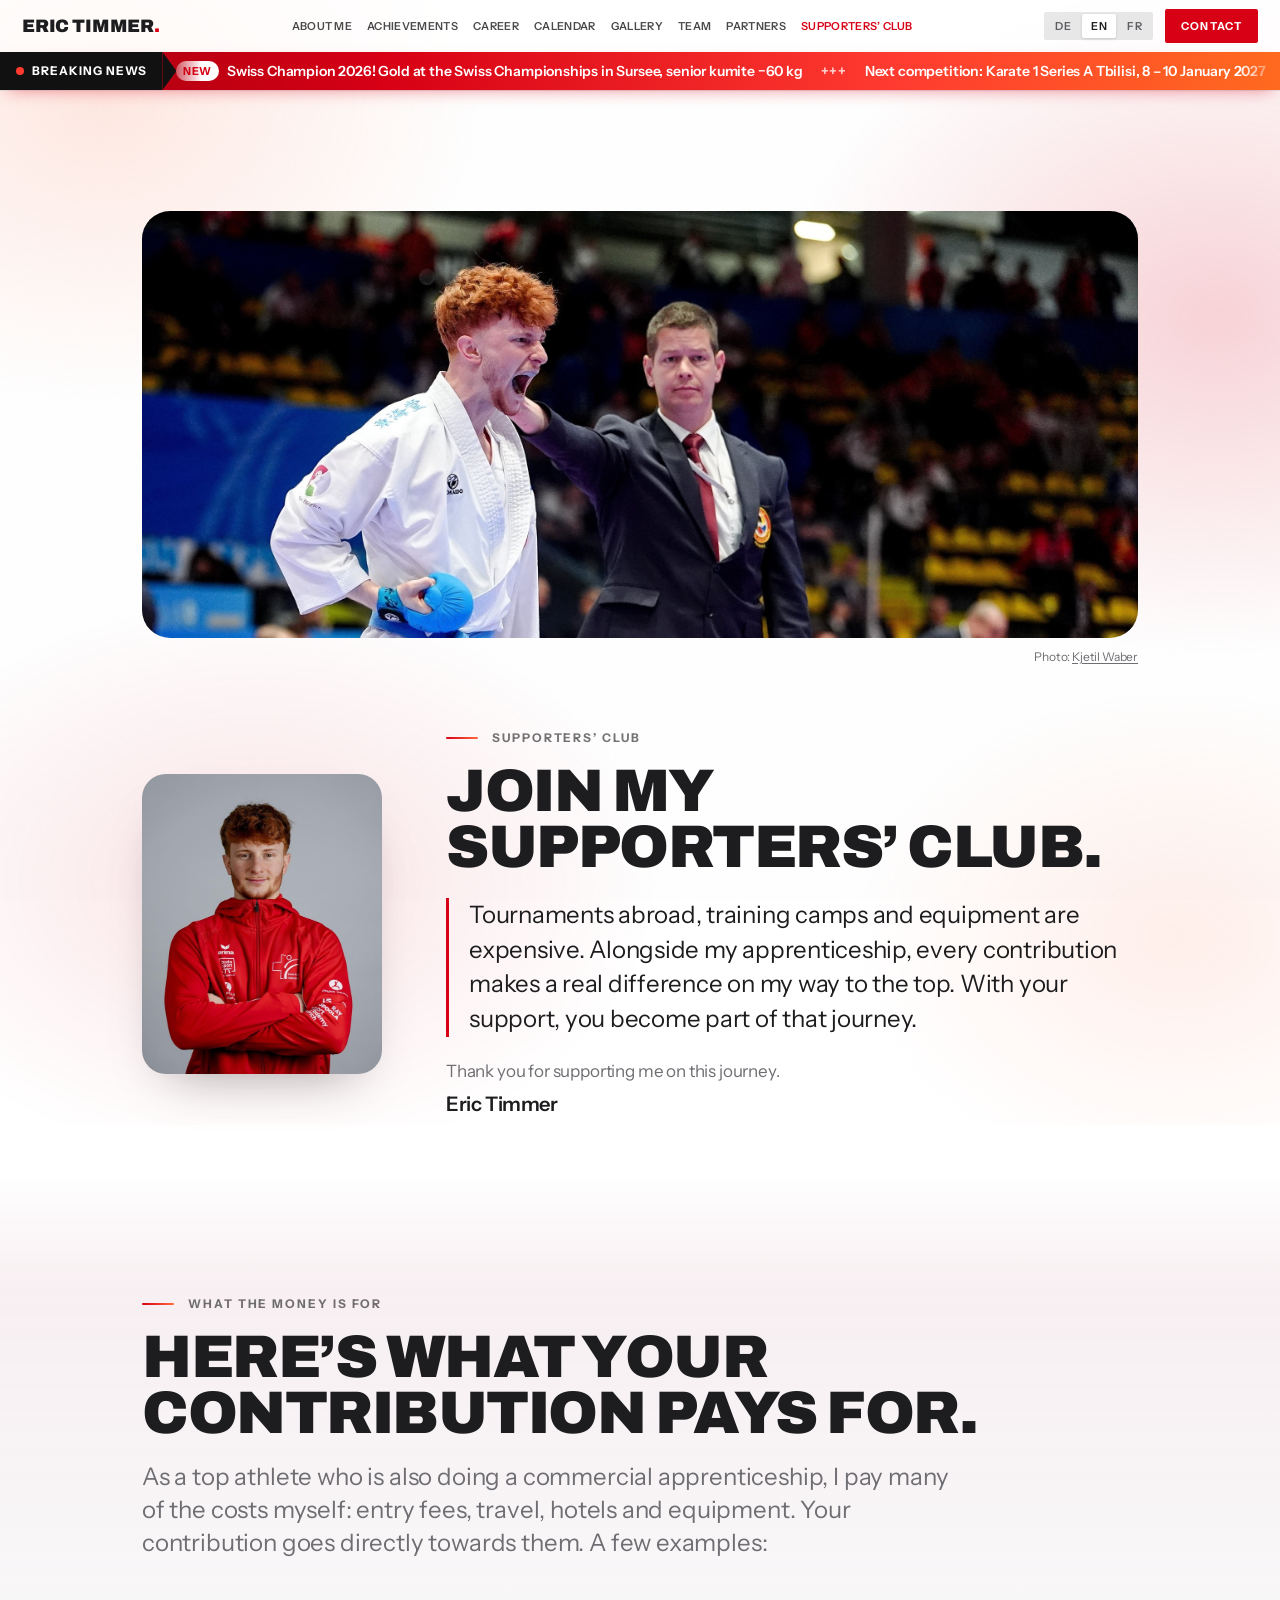
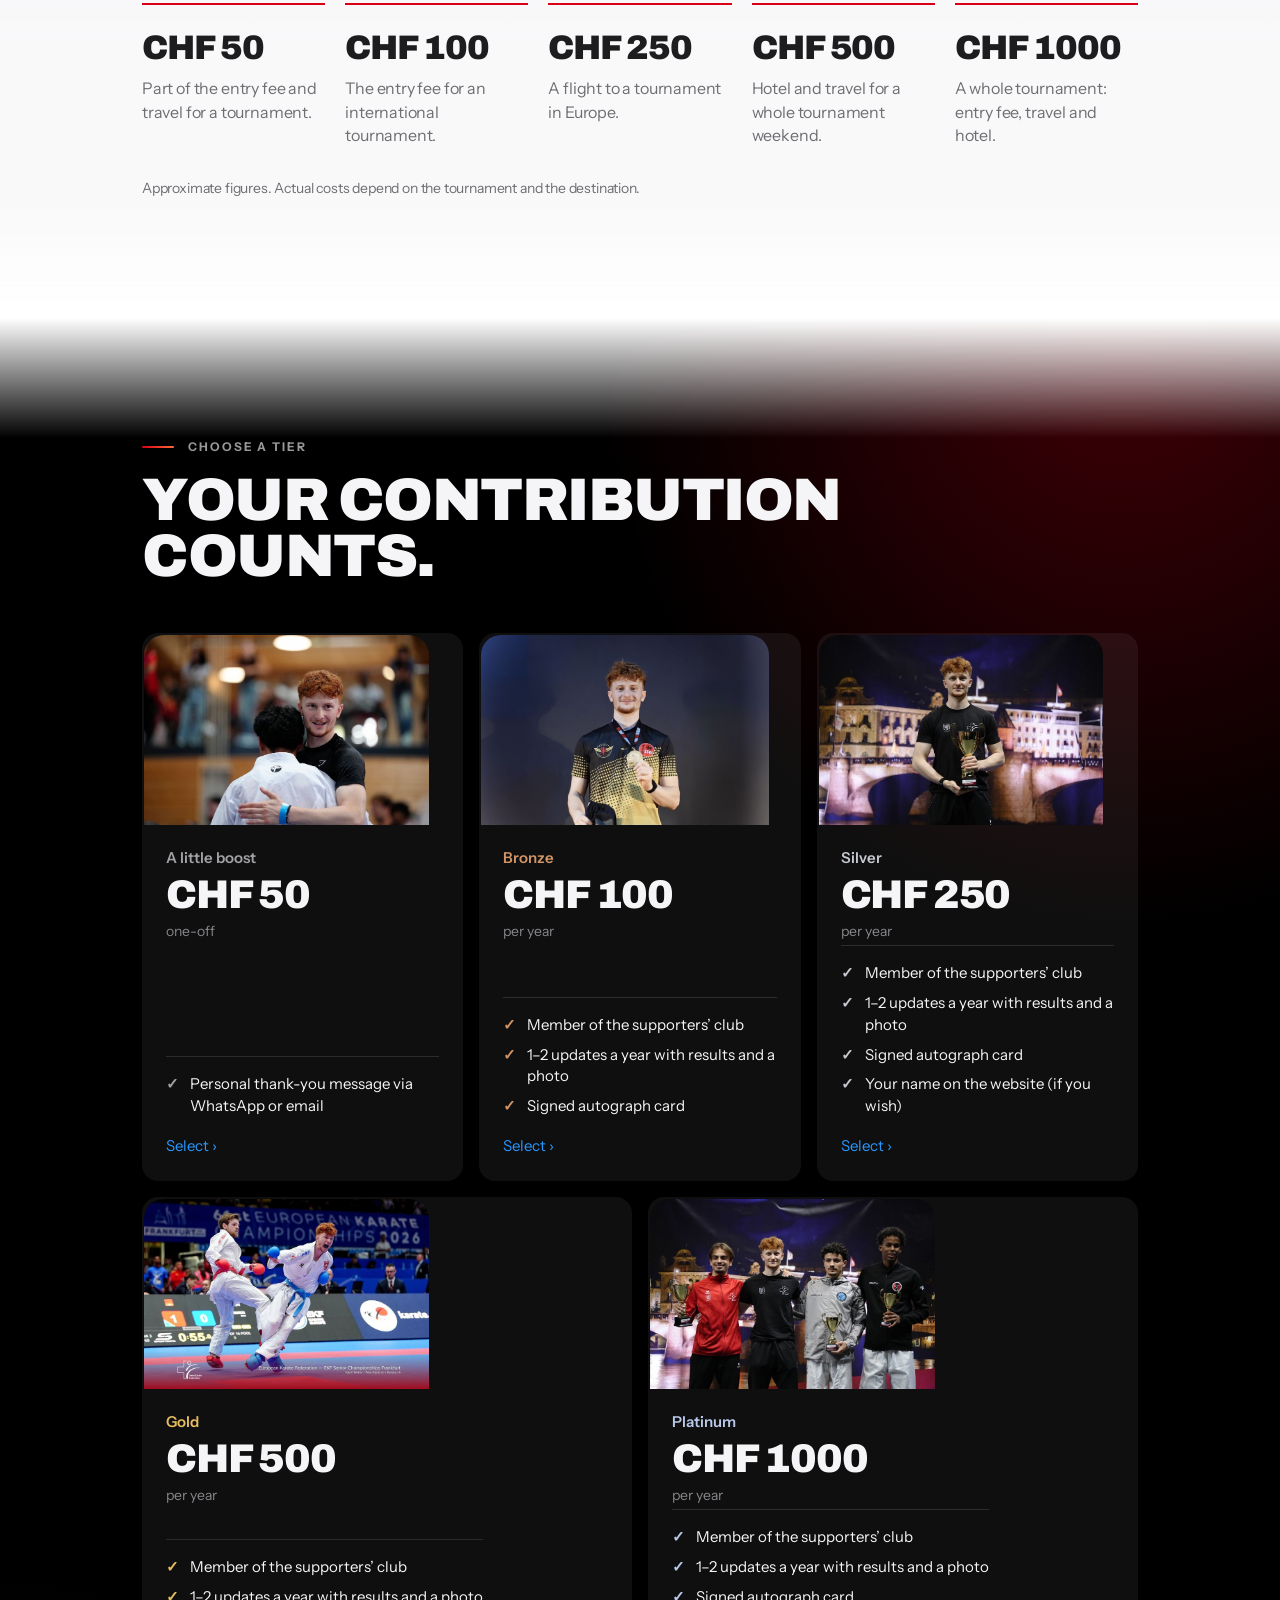
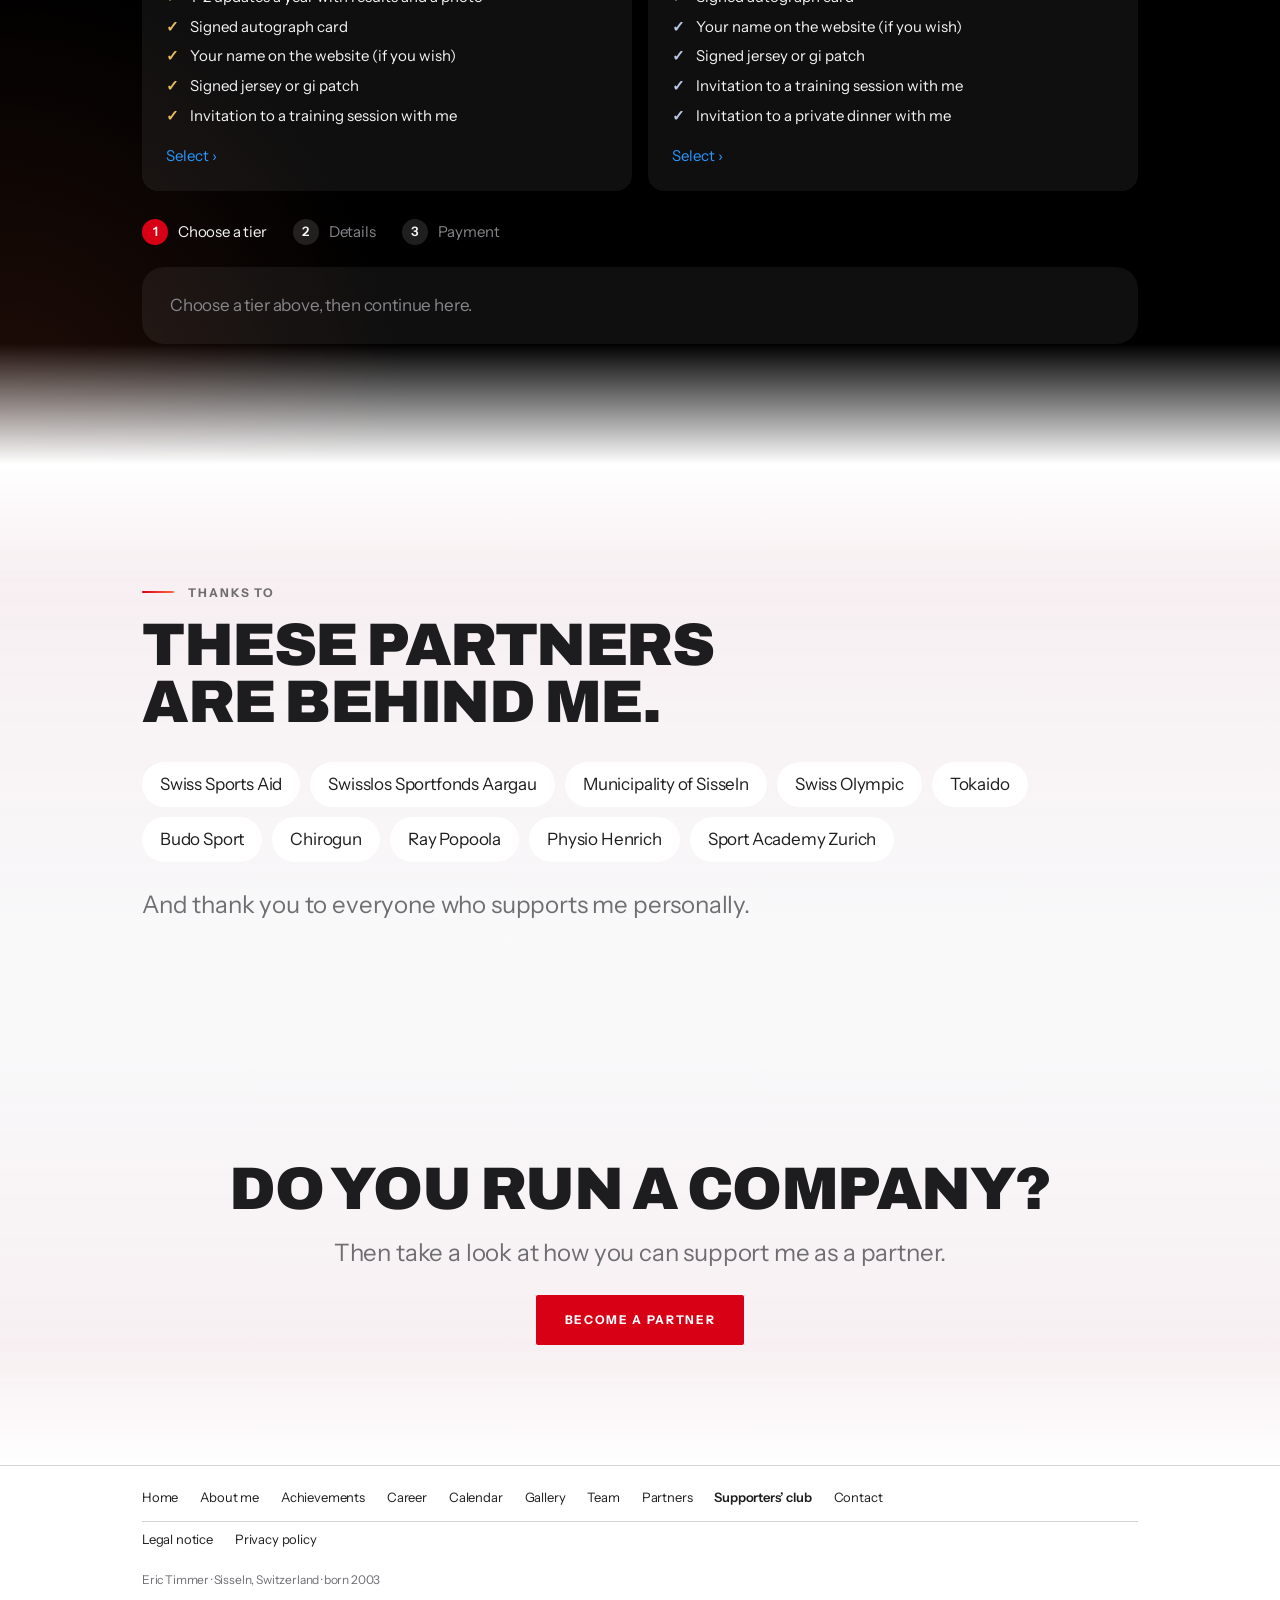
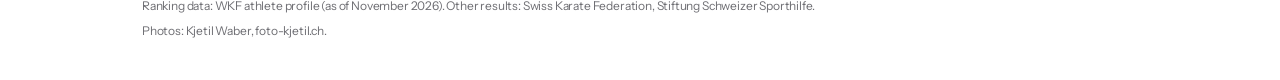
<file: goennerclub.html>
<!doctype html>
<html lang="de">
<head>
<meta charset="utf-8">
<meta name="viewport" content="width=device-width, initial-scale=1, viewport-fit=cover">
<meta name="color-scheme" content="light dark">
<meta name="theme-color" content="#ffffff" media="(prefers-color-scheme: light)">
<meta name="theme-color" content="#000000" media="(prefers-color-scheme: dark)">
<title>Gönnerclub · Eric Timmer</title>
<meta name="description" content="Unterstütze Karateka Eric Timmer als Gönner ab CHF 50 und erhalte eine signierte Dankeskarte.">
<link rel="canonical" href="https://erictimmer.ch/goennerclub.html">
<link rel="icon" href="favicon.svg" type="image/svg+xml">
<link rel="icon" href="favicon-32.png" sizes="32x32" type="image/png">
<link rel="apple-touch-icon" href="apple-touch-icon.png">
<meta property="og:type" content="website">
<meta property="og:site_name" content="Eric Timmer">
<meta property="og:locale" content="de_CH">
<meta property="og:title" content="Gönnerclub · Eric Timmer">
<meta property="og:description" content="Unterstütze Karateka Eric Timmer als Gönner ab CHF 50 und erhalte eine signierte Dankeskarte.">
<meta property="og:url" content="https://erictimmer.ch/goennerclub.html">
<meta property="og:image" content="https://erictimmer.ch/images/og-image.jpg">
<meta property="og:image:width" content="1200">
<meta property="og:image:height" content="630">
<meta property="og:image:alt" content="Eric Timmer in der Swiss-Karate-Federation-Jacke">
<meta name="twitter:card" content="summary_large_image">
<link rel="alternate" hreflang="de" href="https://erictimmer.ch/goennerclub.html?lang=de">
<link rel="alternate" hreflang="en" href="https://erictimmer.ch/goennerclub.html?lang=en">
<link rel="alternate" hreflang="fr" href="https://erictimmer.ch/goennerclub.html?lang=fr">
<link rel="stylesheet" href="assets/fonts.css?v=202611130110">
<link rel="stylesheet" href="assets/site.css?v=202611130110">
</head>
<body data-page="Gönnerclub">
<nav class="top" aria-label="Hauptnavigation">
  <div class="wrap">
    <a class="brand" href="./">Eric Timmer</a>
    <div class="nav-links" id="navlinks">
      <a href="ueber-mich.html">Über mich</a>
      <a href="erfolge.html">Erfolge</a>
      <a href="karriere.html">Karriere</a>
      <a href="kalender.html">Kalender</a>
      <a href="galerie.html">Galerie</a>
      <a href="team.html">Team</a>
      <a href="partner.html">Partner</a>
      <a href="goennerclub.html" aria-current="page">Gönnerclub</a>
      <a href="#kontakt" class="only-m" data-contact>Kontakt</a>
    </div>
    <div class="nav-right">
      <div class="lang" role="group" aria-label="Sprache · Language · Langue">
        <button type="button" data-lang="de" aria-pressed="true" lang="de" title="Deutsch">DE</button>
        <button type="button" data-lang="en" aria-pressed="false" lang="en" title="English">EN</button>
        <button type="button" data-lang="fr" aria-pressed="false" lang="fr" title="Français">FR</button>
      </div>
      <a class="pill" href="#kontakt" data-contact>Kontakt</a>
      <button type="button" class="menu-btn" id="menubtn" aria-label="Menü" aria-expanded="false" aria-controls="navlinks"><svg class="bars" viewBox="0 0 20 20" fill="none" stroke="currentColor" stroke-width="1.8" stroke-linecap="round"><path d="M3 6h14M3 14h14"/></svg><svg class="x" viewBox="0 0 20 20" fill="none" stroke="currentColor" stroke-width="1.8" stroke-linecap="round"><path d="M5 5l10 10M15 5L5 15"/></svg></button>
    </div>
  </div>
</nav>

<main id="top">

<!-- GÖNNERCLUB: Einstieg -->
  <section class="band gc-intro">
    <div class="wrap">
      <figure class="gc-banner r">
        <img src="images/goennerclub-banner.jpg" width="2400" height="1248" alt="Eric schreit nach dem Kampf an der EM in Frankfurt" decoding="async" fetchpriority="high">
        <figcaption>Foto: <a href="https://foto-kjetil.ch" target="_blank" rel="noopener">Kjetil Waber</a></figcaption>
      </figure>
      <div class="gc-letter">
        <img class="gc-portrait r" src="images/portrait/eric-portrait-sm.jpg" width="640" height="960" alt="Eric Timmer im Dress der Swiss Karate Federation" loading="lazy" decoding="async">
        <div class="gc-text">
          <div class="eyebrow r">Gönnerclub</div>
          <h1 class="h-sec r" style="--d:.05s">Werde Teil meines Gönnerclubs.</h1>
          <blockquote class="gc-quote r" style="--d:.1s"><p>Turniere im Ausland, Trainingslager und Ausrüstung kosten viel Geld. Neben meiner Lehre ist jeder Beitrag eine echte Hilfe auf dem Weg an die Weltspitze. Mit deiner Unterstützung wirst du Teil dieses Wegs.</p></blockquote>
          <p class="gc-thanks r" style="--d:.14s">Danke, dass du mich auf diesem Weg unterstützt.</p>
          <p class="gc-sign r" style="--d:.16s">Eric Timmer</p>
        </div>
      </div>
    </div>
  </section>

<!-- GÖNNERCLUB: Wofür das Geld -->
  <section class="band alt" id="verwendung">
    <div class="wrap">
      <div class="eyebrow r">Wofür das Geld</div>
      <h2 class="h-sec r" style="--d:.05s">Das passiert mit deinem Beitrag.</h2>
      <p class="lead r" style="--d:.1s">Als Spitzensportler in der KV-Lehre trage ich viele Kosten selbst: Startgebühren, Reisen, Hotels und Ausrüstung. Dein Beitrag fliesst direkt dorthin. Ein paar Beispiele:</p>
      <div class="offer use">
        <div class="r"><div class="v">CHF 50</div><p>Ein Teil der Anmeldung und der Reise zu einem Turnier.</p></div>
        <div class="r" style="--d:.04s"><div class="v">CHF 100</div><p>Die Startgebühr für ein internationales Turnier.</p></div>
        <div class="r" style="--d:.08s"><div class="v">CHF 250</div><p>Ein Flug zu einem Turnier in Europa.</p></div>
        <div class="r" style="--d:.12s"><div class="v">CHF 500</div><p>Hotel und Reise für ein ganzes Turnierwochenende.</p></div>
        <div class="r" style="--d:.16s"><div class="v">CHF 1000</div><p>Ein ganzes Turnier: Startgebühr, Reise und Hotel.</p></div>
      </div>
      <p class="use-note r">Richtwerte. Die tatsächlichen Kosten hängen vom Turnier und vom Reiseziel ab.</p>
    </div>
  </section>

<!-- GÖNNERCLUB: Stufen und Bezahlen -->
  <section class="band dark" id="goenner">
    <div class="wrap">
      <div class="eyebrow r">Stufe wählen</div>
      <h2 class="h-sec r" style="--d:.05s">Dein Beitrag zählt.</h2>
      <div class="tiers" role="group" aria-label="Stufe wählen">
        <button type="button" class="tier" data-tier="zustupf" aria-pressed="false"><span class="t-photo"><img src="images/skl-gossau-2026/05-sm.jpg" width="820" height="547" alt="Eric umarmt einen Karateka nach dem Kampf" loading="lazy" decoding="async"></span><span class="t-name">Kleiner Zustupf</span><span class="t-price">CHF 50</span><span class="t-per">einmalig</span><ul class="t-perk"><li>Persönliche Dankesnachricht per WhatsApp oder E-Mail</li></ul><span class="t-pick">Auswählen</span></button>
        <button type="button" class="tier" data-tier="bronze" aria-pressed="false"><span class="t-photo"><img src="images/skl-gossau-2026/01-sm.jpg" width="820" height="541" alt="Eric mit seiner Medaille an der Swiss Karate League" loading="lazy" decoding="async"></span><span class="t-name">Bronze</span><span class="t-price">CHF 100</span><span class="t-per">pro Jahr</span><ul class="t-perk"><li>Mitglied im Gönnerclub</li><li>1–2 Updates pro Jahr mit Resultaten und Foto</li><li>Signierte Autogrammkarte</li></ul><span class="t-pick">Auswählen</span></button>
        <button type="button" class="tier" data-tier="silber" aria-pressed="false"><span class="t-photo"><img src="images/basel-open-masters-2026/07-sm.jpg" width="820" height="547" alt="Eric mit dem Siegerpokal vor dem Basler Rheinpanorama" loading="lazy" decoding="async"></span><span class="t-name">Silber</span><span class="t-price">CHF 250</span><span class="t-per">pro Jahr</span><ul class="t-perk"><li>Mitglied im Gönnerclub</li><li>1–2 Updates pro Jahr mit Resultaten und Foto</li><li>Signierte Autogrammkarte</li><li>Nennung auf der Webseite (wenn gewünscht)</li></ul><span class="t-pick">Auswählen</span></button>
        <button type="button" class="tier" data-tier="gold" aria-pressed="false"><span class="t-photo"><img src="images/em-frankfurt-2026/09-sm.jpg" width="820" height="547" alt="Eric jubelt nach einem Treffer" loading="lazy" decoding="async"></span><span class="t-name">Gold</span><span class="t-price">CHF 500</span><span class="t-per">pro Jahr</span><ul class="t-perk"><li>Mitglied im Gönnerclub</li><li>1–2 Updates pro Jahr mit Resultaten und Foto</li><li>Signierte Autogrammkarte</li><li>Nennung auf der Webseite (wenn gewünscht)</li><li>Signiertes Trikot oder Gi-Patch</li><li>Einladung zu einem Training mit mir</li></ul><span class="t-pick">Auswählen</span></button>
        <button type="button" class="tier" data-tier="platin" aria-pressed="false"><span class="t-photo"><img src="images/basel-open-masters-2026/06-sm.jpg" width="820" height="547" alt="Siegerehrung mit den Medaillengewinnern" loading="lazy" decoding="async"></span><span class="t-name">Platin</span><span class="t-price">CHF 1000</span><span class="t-per">pro Jahr</span><ul class="t-perk"><li>Mitglied im Gönnerclub</li><li>1–2 Updates pro Jahr mit Resultaten und Foto</li><li>Signierte Autogrammkarte</li><li>Nennung auf der Webseite (wenn gewünscht)</li><li>Signiertes Trikot oder Gi-Patch</li><li>Einladung zu einem Training mit mir</li><li>Einladung zu einem privaten Essen mit mir</li></ul><span class="t-pick">Auswählen</span></button>
      </div>
      <div class="co" id="checkout">
        <ol class="co-steps" aria-label="Ablauf">
          <li class="on" data-s="1"><b>1</b><em>Stufe wählen</em></li>
          <li data-s="2"><b>2</b><em>Angaben</em></li>
          <li data-s="3"><b>3</b><em>Bezahlen</em></li>
        </ol>
        <p class="co-empty" id="co-empty">Wähle oben eine Stufe, dann geht es hier weiter.</p>
        <div class="co-grid" id="co-grid" hidden>
          <div class="co-main">
            <form id="co-form" novalidate>
              <h3 class="co-h">Angaben vervollständigen</h3>
              <p class="co-lead">Herzlichen Dank für die Unterstützung! Damit ich mich persönlich bei dir bedanken kann, brauche ich ein paar Angaben.</p>
              <div class="co-row">
                <label class="fl" for="co-first"><span>Vorname</span><input id="co-first" autocomplete="given-name" required></label>
                <label class="fl" for="co-last"><span>Nachname</span><input id="co-last" autocomplete="family-name" required></label>
              </div>
              <label class="fl" for="co-mail"><span>E-Mail</span><input id="co-mail" type="email" autocomplete="email" required></label>
              <label class="fl" for="co-adr"><span>Adresse</span><input id="co-adr" autocomplete="street-address" placeholder="Strasse, PLZ, Ort" required></label>
              <label class="fl" for="co-tel"><span>Telefon (optional)</span><input id="co-tel" type="tel" autocomplete="tel"></label>
              <label class="ck"><input type="checkbox" id="co-upd" checked><span>Ich möchte die Gönner-Updates erhalten (1–2 pro Jahr mit Resultaten und Foto).</span></label>
              <label class="ck"><input type="checkbox" id="co-wa-ck" checked><span>Ich möchte die Updates im WhatsApp-Kanal verfolgen (niemand sieht deine Nummer).</span></label>
              <label class="ck" id="co-pub-ck"><input type="checkbox" id="co-pub"><span>Mein Name darf auf der Webseite genannt werden.</span></label>
              <input type="text" id="co-honey" class="hp" tabindex="-1" autocomplete="off" aria-hidden="true">
              <p class="cd-err" id="co-err" role="alert" hidden></p>
              <button class="btn" type="submit" id="co-send">Weiter zur Zahlung</button>
              <p class="co-priv"><span>Deine Angaben gehen über den Formular-Dienst Web3Forms direkt an mein E-Mail-Postfach.</span> <a href="datenschutz.html">Datenschutz</a></p>
            </form>
            <div id="co-pay" hidden>
              <h3 class="co-h">Anmeldung abschliessen</h3>
              <p class="co-lead" id="co-thanks"></p>
              <div id="pay">
            <div class="payrow"><span class="pk">Betrag</span><b class="pv" id="co-amt"></b><button type="button" class="cp" id="co-amt-cp" data-copy="">Kopieren</button></div>
            <div class="payrow"><span class="pk">TWINT</span><b class="pv">078&nbsp;856&nbsp;80&nbsp;67</b><button type="button" class="cp" data-copy="0788568067">Kopieren</button></div>
            <div class="payrow"><span class="pk">IBAN</span><b class="pv">CH09&nbsp;0027&nbsp;4274 2058&nbsp;45M1&nbsp;D</b><button type="button" class="cp" data-copy="CH0900274274205845M1D">Kopieren</button></div>
            <div class="payrow"><span class="pk">Bank</span><b class="pv">UBS</b></div>
            <div class="payrow"><span class="pk">Kontoinhaber</span><b class="pv">Eric Timmer</b></div>
            <div class="payrow"><span class="pk">Vermerk</span><b class="pv" id="co-ref"></b><button type="button" class="cp" id="co-ref-cp" data-copy="">Kopieren</button></div>
              </div>
              <p class="j-note">So zahlst du per TWINT: In der TWINT-App auf «Senden» tippen, die Nummer eingeben, den Betrag und den Vermerk eintragen und bestätigen. Für die Banküberweisung nutzt du IBAN und Vermerk in deinem E-Banking.</p>
              <p class="co-lead" id="co-after">Sobald dein Beitrag angekommen ist, melde ich mich persönlich bei dir.</p>
              <a class="btn" id="co-wa" href="https://whatsapp.com/channel/0029Vb8Qxnj0bIdwRbB56e1i" target="_blank" rel="noopener" hidden>Zum WhatsApp-Kanal</a>
            </div>
          </div>
          <aside class="co-sum" aria-live="polite">
            <div class="co-photo"><img id="co-img" alt="" width="820" height="547"></div>
            <div class="co-k">Deine Wahl</div>
            <div class="co-tier" id="co-tier"></div>
            <div class="co-price" id="co-price"></div>
            <div class="co-per" id="co-per"></div>
            <ul class="t-perk" id="co-perks"></ul>
            <button type="button" class="co-change" id="co-change">Stufe ändern</button>
          </aside>
        </div>
      </div>
    </div>
  </section>

<!-- GÖNNERCLUB: Danke -->
  <section class="band alt gc-thanks-list" id="danke">
    <div class="wrap">
      <div class="eyebrow r">Danke an</div>
      <h2 class="h-sec r" style="--d:.05s">Diese Partner stehen hinter mir.</h2>
      <ul class="donors r" style="--d:.1s">
        <li>Schweizer Sporthilfe</li>
        <li>Swisslos Sportfonds Aargau</li>
        <li>Gemeinde Sisseln</li>
        <li>Swiss Olympic</li>
        <li>Tokaido</li>
        <li>Budo Sport</li>
        <li>Chirogun</li>
        <li>Ray Popoola</li>
        <li>Physio Henrich</li>
        <li>Sport Academy Zurich</li>
      </ul>
      <p class="lead r" style="--d:.14s; margin-top: 26px">Und danke an alle, die mich privat unterstützen.</p>
      <div class="gwall" id="gwall" hidden>
        <h3 class="r">Ich danke meinen Gönnerinnen und Gönnern von Herzen ♡</h3>
        <div class="gw" role="group" aria-roledescription="carousel" aria-label="Gönnerinnen und Gönner">
          <button type="button" class="gw-btn" id="gw-prev" aria-label="Zurück">‹</button>
          <div class="gw-view" id="gw-view" aria-live="off"></div>
          <button type="button" class="gw-btn" id="gw-next" aria-label="Weiter">›</button>
        </div>
        <div class="gw-dots" id="gw-dots"></div>
      </div>
    </div>
  </section>

<!-- GÖNNERCLUB: Firmen -->
  <section class="band alt gc-cta">
    <div class="wrap">
      <h2 class="h-sec r">Du führst ein Unternehmen?</h2>
      <p class="lead r" style="--d:.06s">Dann schau dir an, wie du mich als Partner unterstützen kannst.</p>
      <div class="r" style="--d:.1s; margin-top: 26px"><a class="btn" href="partner.html">Partner werden</a></div>
    </div>
  </section>

<dialog class="cdlg" id="cdlg" aria-labelledby="cdlg-t">
    <form id="cform" novalidate>
      <div class="cd-head"><h3 id="cdlg-t">Schreib mir</h3><button type="button" class="cd-x" id="cdx" aria-label="Schliessen">×</button></div>
      <p class="cd-sub">Ich melde mich so schnell wie möglich bei dir.</p>
      <label class="fl" for="cf-name"><span>Name</span><input id="cf-name" name="name" autocomplete="name" required></label>
      <label class="fl" for="cf-email"><span>E-Mail</span><input id="cf-email" name="email" type="email" autocomplete="email" required></label>
      <label class="fl" for="cf-topic"><span>Thema</span><select id="cf-topic" name="topic"><option value="Sponsoring">Sponsoring</option><option value="Gönnerclub">Gönnerclub</option><option value="Medien">Medien</option><option value="Training">Training</option><option value="Anderes">Anderes</option></select></label>
      <label class="fl" for="cf-msg"><span>Nachricht</span><textarea id="cf-msg" name="message" rows="6" required></textarea></label>
      <input type="text" name="_honey" id="cf-honey" class="hp" tabindex="-1" autocomplete="off" aria-hidden="true">
      <p class="cd-err" id="cf-err" role="alert" hidden></p>
      <button class="btn cd-send" type="submit" id="cf-send">Nachricht senden</button>
      <p class="cd-priv">Deine Nachricht wird über den Formular-Dienst Web3Forms an mein E-Mail-Postfach weitergeleitet.</p>
    </form>
    <div class="cd-done" id="cf-done" hidden>
      <div class="cd-ok" aria-hidden="true">✓</div>
      <h3>Danke!</h3>
      <p>Deine Nachricht ist unterwegs. Ich melde mich bald bei dir.</p>
      <button type="button" class="btn cd-send" id="cf-close">Schliessen</button>
    </div>
  </dialog>
</main>

<footer>
  <div class="wrap">
    <nav class="fnav" aria-label="Seiten">
      <a href="./">Startseite</a>
      <a href="ueber-mich.html">Über mich</a>
      <a href="erfolge.html">Erfolge</a>
      <a href="karriere.html">Karriere</a>
      <a href="kalender.html">Kalender</a>
      <a href="galerie.html">Galerie</a>
      <a href="team.html">Team</a>
      <a href="partner.html">Partner</a>
      <a href="goennerclub.html" aria-current="page">Gönnerclub</a>
      <a href="#kontakt" data-contact>Kontakt</a>
    </nav>
    <nav class="fnav flegal" aria-label="Rechtliches">
      <a href="impressum.html">Impressum</a>
      <a href="datenschutz.html">Datenschutz</a>
    </nav>
    <div>Eric Timmer · Sisseln AG · Jahrgang 2003</div>
    <div>Ranglistendaten: WKF-Athletenprofil (Stand November 2026). Weitere Resultate: Swiss Karate Federation, Stiftung Schweizer Sporthilfe.</div>
    <div>Fotos: Kjetil Waber, foto-kjetil.ch.</div>
  </div>
</footer>

<script src="assets/site.js?v=202611130110"></script>
<script data-goatcounter="https://erictimmer.goatcounter.com/count" async src="https://gc.zgo.at/count.js"></script>
</body>
</html>
</file>
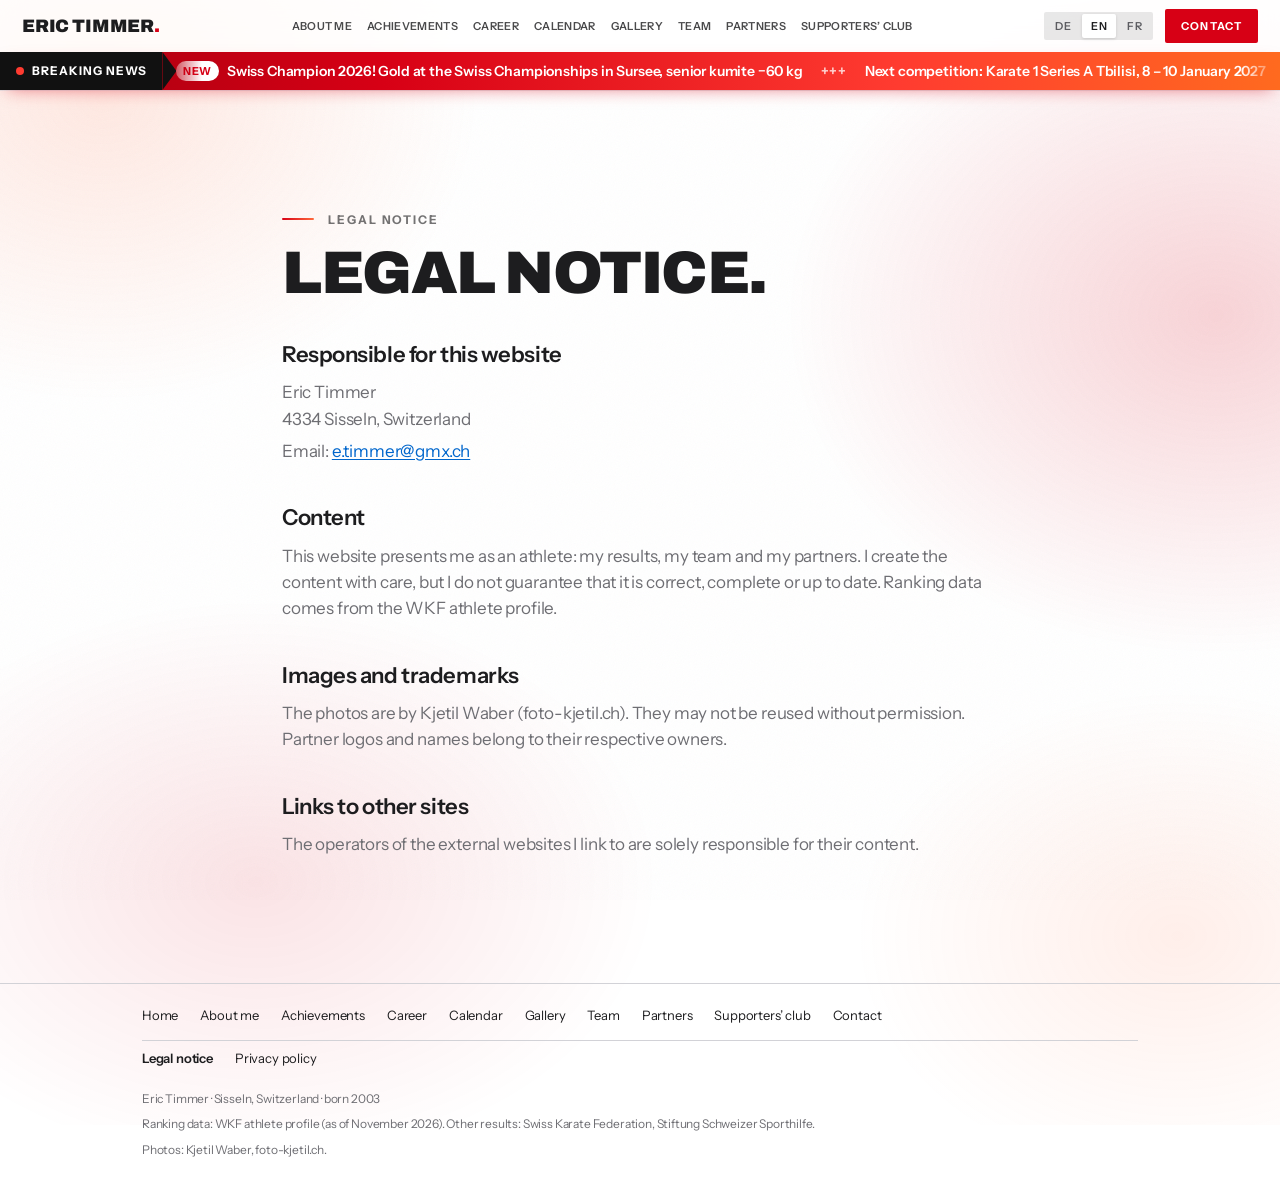
<file: impressum.html>
<!doctype html>
<html lang="de">
<head>
<meta charset="utf-8">
<meta name="viewport" content="width=device-width, initial-scale=1, viewport-fit=cover">
<meta name="color-scheme" content="light dark">
<meta name="theme-color" content="#ffffff" media="(prefers-color-scheme: light)">
<meta name="theme-color" content="#000000" media="(prefers-color-scheme: dark)">
<title>Impressum · Eric Timmer</title>
<meta name="description" content="Impressum der Webseite von Karateka Eric Timmer.">
<link rel="canonical" href="https://erictimmer.ch/impressum.html">
<link rel="icon" href="favicon.svg" type="image/svg+xml">
<link rel="icon" href="favicon-32.png" sizes="32x32" type="image/png">
<link rel="apple-touch-icon" href="apple-touch-icon.png">
<meta property="og:type" content="website">
<meta property="og:site_name" content="Eric Timmer">
<meta property="og:locale" content="de_CH">
<meta property="og:title" content="Impressum · Eric Timmer">
<meta property="og:description" content="Impressum der Webseite von Karateka Eric Timmer.">
<meta property="og:url" content="https://erictimmer.ch/impressum.html">
<meta property="og:image" content="https://erictimmer.ch/images/og-image.jpg">
<meta property="og:image:width" content="1200">
<meta property="og:image:height" content="630">
<meta property="og:image:alt" content="Eric Timmer in der Swiss-Karate-Federation-Jacke">
<meta name="twitter:card" content="summary_large_image">
<link rel="alternate" hreflang="de" href="https://erictimmer.ch/impressum.html?lang=de">
<link rel="alternate" hreflang="en" href="https://erictimmer.ch/impressum.html?lang=en">
<link rel="alternate" hreflang="fr" href="https://erictimmer.ch/impressum.html?lang=fr">
<link rel="stylesheet" href="assets/fonts.css?v=202611130110">
<link rel="stylesheet" href="assets/site.css?v=202611130110">
</head>
<body data-page="Impressum">
<nav class="top" aria-label="Hauptnavigation">
  <div class="wrap">
    <a class="brand" href="./">Eric Timmer</a>
    <div class="nav-links" id="navlinks">
      <a href="ueber-mich.html">Über mich</a>
      <a href="erfolge.html">Erfolge</a>
      <a href="karriere.html">Karriere</a>
      <a href="kalender.html">Kalender</a>
      <a href="galerie.html">Galerie</a>
      <a href="team.html">Team</a>
      <a href="partner.html">Partner</a>
      <a href="goennerclub.html">Gönnerclub</a>
      <a href="#kontakt" class="only-m" data-contact>Kontakt</a>
    </div>
    <div class="nav-right">
      <div class="lang" role="group" aria-label="Sprache · Language · Langue">
        <button type="button" data-lang="de" aria-pressed="true" lang="de" title="Deutsch">DE</button>
        <button type="button" data-lang="en" aria-pressed="false" lang="en" title="English">EN</button>
        <button type="button" data-lang="fr" aria-pressed="false" lang="fr" title="Français">FR</button>
      </div>
      <a class="pill" href="#kontakt" data-contact>Kontakt</a>
      <button type="button" class="menu-btn" id="menubtn" aria-label="Menü" aria-expanded="false" aria-controls="navlinks"><svg class="bars" viewBox="0 0 20 20" fill="none" stroke="currentColor" stroke-width="1.8" stroke-linecap="round"><path d="M3 6h14M3 14h14"/></svg><svg class="x" viewBox="0 0 20 20" fill="none" stroke="currentColor" stroke-width="1.8" stroke-linecap="round"><path d="M5 5l10 10M15 5L5 15"/></svg></button>
    </div>
  </div>
</nav>

<main id="top">

<!-- IMPRESSUM -->
  <section class="band" id="inhalt">
    <div class="wrap prose">
      <div class="eyebrow r">Impressum</div>
      <h1 class="h-sec r" style="--d:.05s">Impressum.</h1>
      <h3 class="pr-h r">Verantwortlich für diese Webseite</h3>
      <p class="pr-p r">Eric Timmer<br>4334 Sisseln, Schweiz</p>
      <p class="pr-p r">E-Mail: <a href="mailto:e.timmer@gmx.ch">e.timmer@gmx.ch</a></p>
      <h3 class="pr-h r">Inhalt</h3>
      <p class="pr-p r">Diese Webseite stellt mich als Sportler vor: meine Resultate, mein Team und meine Partner. Ich erstelle die Inhalte mit Sorgfalt, übernehme aber keine Gewähr für Richtigkeit, Vollständigkeit und Aktualität. Ranglistendaten stammen aus dem WKF-Athletenprofil.</p>
      <h3 class="pr-h r">Bilder und Marken</h3>
      <p class="pr-p r">Die Fotos stammen von Kjetil Waber (foto-kjetil.ch). Sie dürfen ohne Zustimmung nicht weiterverwendet werden. Logos und Namen der Partner gehören den jeweiligen Inhabern.</p>
      <h3 class="pr-h r">Links auf andere Seiten</h3>
      <p class="pr-p r">Für Inhalte externer Webseiten, auf die ich verlinke, sind allein deren Betreiber verantwortlich.</p>
    </div>
  </section>

<dialog class="cdlg" id="cdlg" aria-labelledby="cdlg-t">
    <form id="cform" novalidate>
      <div class="cd-head"><h3 id="cdlg-t">Schreib mir</h3><button type="button" class="cd-x" id="cdx" aria-label="Schliessen">×</button></div>
      <p class="cd-sub">Ich melde mich so schnell wie möglich bei dir.</p>
      <label class="fl" for="cf-name"><span>Name</span><input id="cf-name" name="name" autocomplete="name" required></label>
      <label class="fl" for="cf-email"><span>E-Mail</span><input id="cf-email" name="email" type="email" autocomplete="email" required></label>
      <label class="fl" for="cf-topic"><span>Thema</span><select id="cf-topic" name="topic"><option value="Sponsoring">Sponsoring</option><option value="Gönnerclub">Gönnerclub</option><option value="Medien">Medien</option><option value="Training">Training</option><option value="Anderes">Anderes</option></select></label>
      <label class="fl" for="cf-msg"><span>Nachricht</span><textarea id="cf-msg" name="message" rows="6" required></textarea></label>
      <input type="text" name="_honey" id="cf-honey" class="hp" tabindex="-1" autocomplete="off" aria-hidden="true">
      <p class="cd-err" id="cf-err" role="alert" hidden></p>
      <button class="btn cd-send" type="submit" id="cf-send">Nachricht senden</button>
      <p class="cd-priv">Deine Nachricht wird über den Formular-Dienst Web3Forms an mein E-Mail-Postfach weitergeleitet.</p>
    </form>
    <div class="cd-done" id="cf-done" hidden>
      <div class="cd-ok" aria-hidden="true">✓</div>
      <h3>Danke!</h3>
      <p>Deine Nachricht ist unterwegs. Ich melde mich bald bei dir.</p>
      <button type="button" class="btn cd-send" id="cf-close">Schliessen</button>
    </div>
  </dialog>
</main>

<footer>
  <div class="wrap">
    <nav class="fnav" aria-label="Seiten">
      <a href="./">Startseite</a>
      <a href="ueber-mich.html">Über mich</a>
      <a href="erfolge.html">Erfolge</a>
      <a href="karriere.html">Karriere</a>
      <a href="kalender.html">Kalender</a>
      <a href="galerie.html">Galerie</a>
      <a href="team.html">Team</a>
      <a href="partner.html">Partner</a>
      <a href="goennerclub.html">Gönnerclub</a>
      <a href="#kontakt" data-contact>Kontakt</a>
    </nav>
    <nav class="fnav flegal" aria-label="Rechtliches">
      <a href="impressum.html" aria-current="page">Impressum</a>
      <a href="datenschutz.html">Datenschutz</a>
    </nav>
    <div>Eric Timmer · Sisseln AG · Jahrgang 2003</div>
    <div>Ranglistendaten: WKF-Athletenprofil (Stand November 2026). Weitere Resultate: Swiss Karate Federation, Stiftung Schweizer Sporthilfe.</div>
    <div>Fotos: Kjetil Waber, foto-kjetil.ch.</div>
  </div>
</footer>

<script src="assets/site.js?v=202611130110"></script>
<script data-goatcounter="https://erictimmer.goatcounter.com/count" async src="https://gc.zgo.at/count.js"></script>
</body>
</html>
</file>
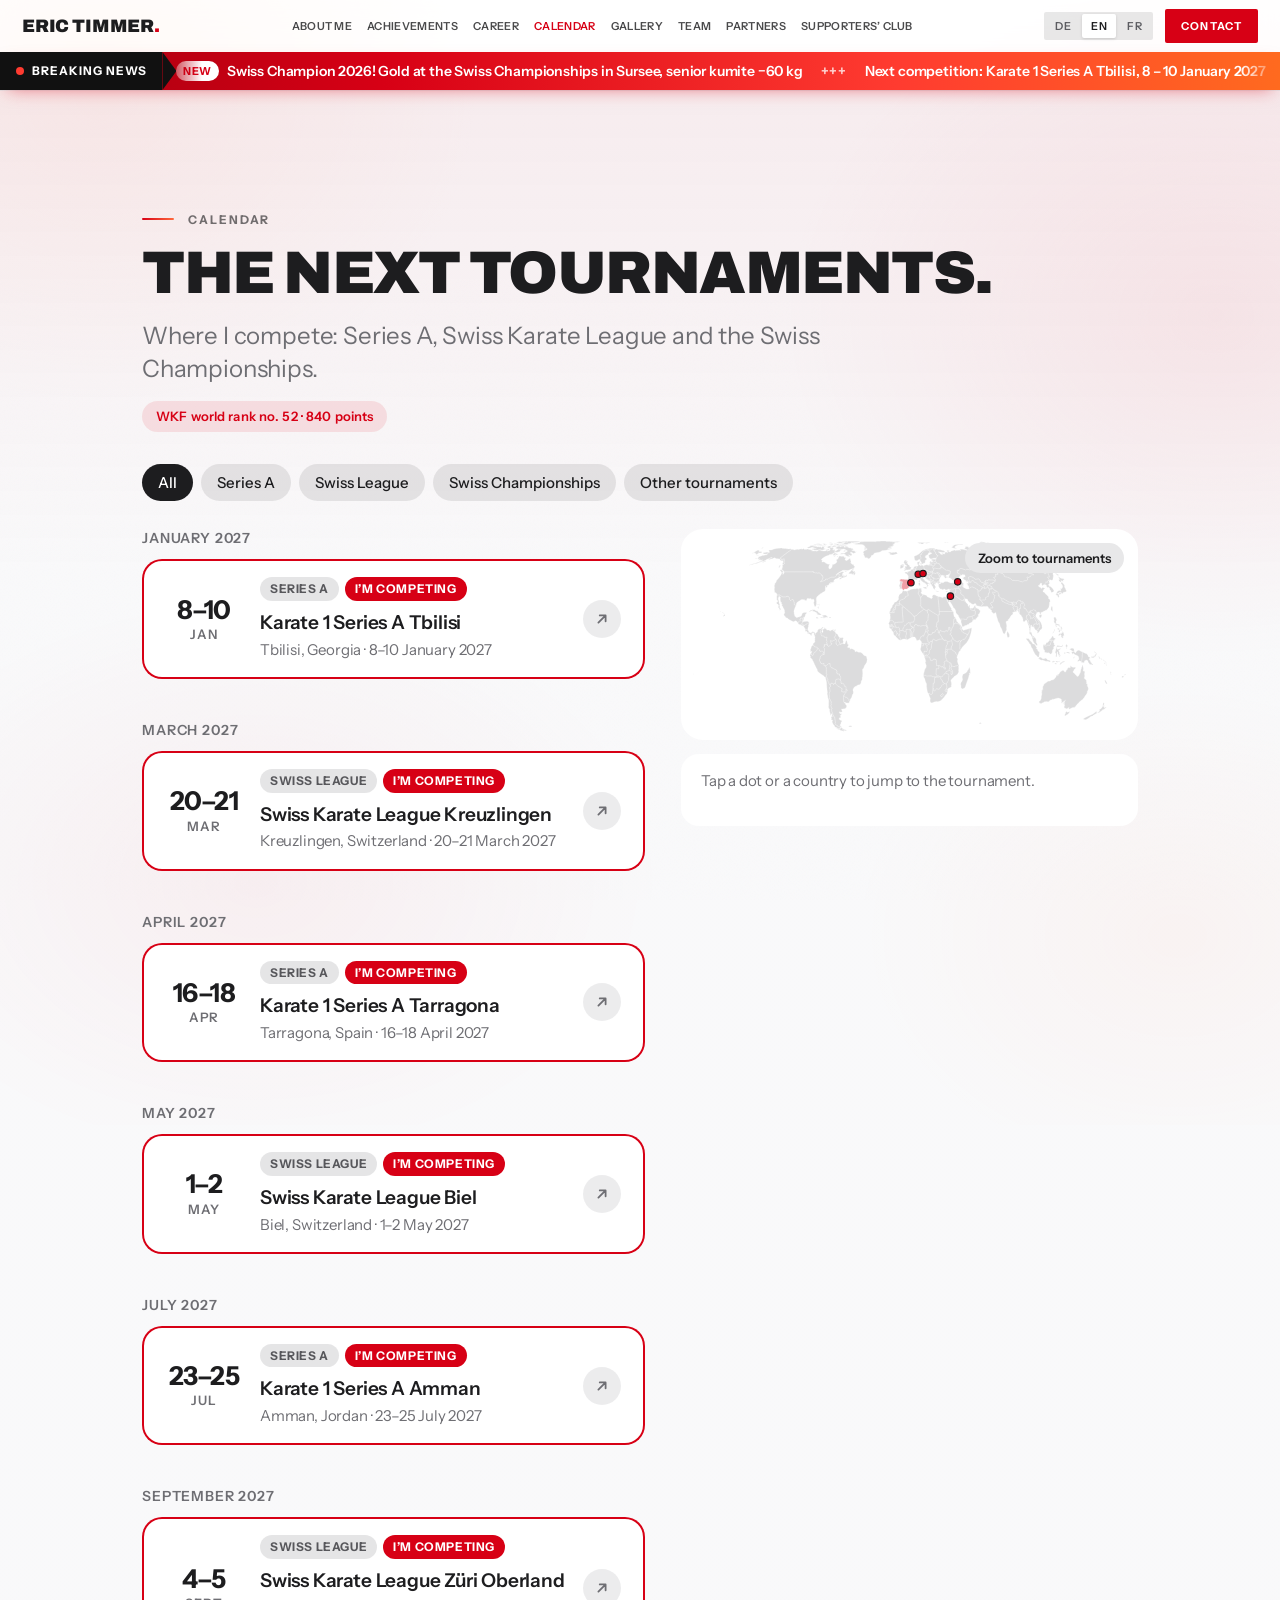
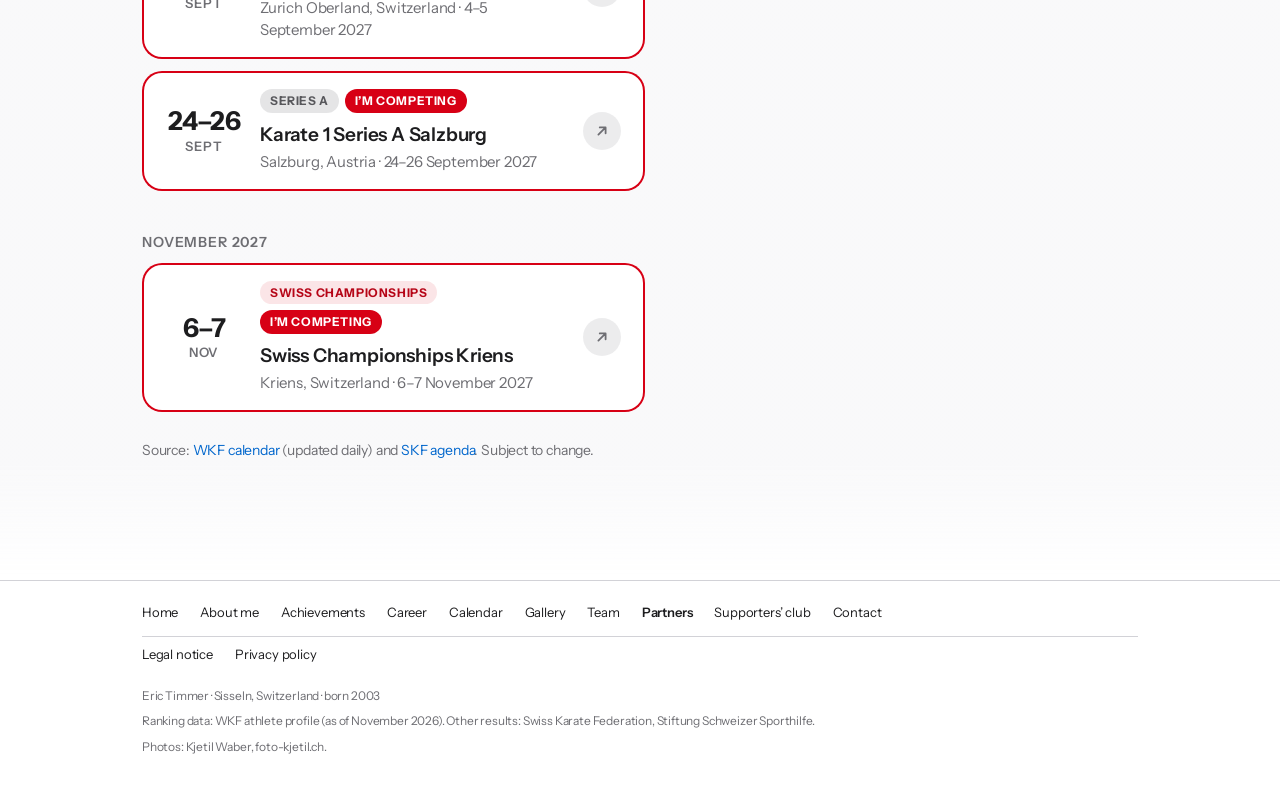
<file: kalender.html>
<!doctype html>
<html lang="de">
<head>
<meta charset="utf-8">
<meta name="viewport" content="width=device-width, initial-scale=1, viewport-fit=cover">
<meta name="color-scheme" content="light dark">
<meta name="theme-color" content="#ffffff" media="(prefers-color-scheme: light)">
<meta name="theme-color" content="#000000" media="(prefers-color-scheme: dark)">
<title>Kalender · Eric Timmer</title>
<meta name="description" content="Die nächsten Turniere der WKF-Saison: Series A, Premier League, Europameisterschaft, Weltmeisterschaft und WM-Quali. Mit Datum und Ort.">
<link rel="canonical" href="https://erictimmer.ch/kalender.html">
<link rel="icon" href="favicon.svg" type="image/svg+xml">
<link rel="icon" href="favicon-32.png" sizes="32x32" type="image/png">
<link rel="apple-touch-icon" href="apple-touch-icon.png">
<meta property="og:type" content="website">
<meta property="og:site_name" content="Eric Timmer">
<meta property="og:locale" content="de_CH">
<meta property="og:title" content="Kalender · Eric Timmer">
<meta property="og:description" content="Die nächsten Turniere der WKF-Saison: Series A, Premier League, Europameisterschaft, Weltmeisterschaft und WM-Quali. Mit Datum und Ort.">
<meta property="og:url" content="https://erictimmer.ch/kalender.html">
<meta property="og:image" content="https://erictimmer.ch/images/og-image.jpg">
<meta property="og:image:width" content="1200">
<meta property="og:image:height" content="630">
<meta property="og:image:alt" content="Eric Timmer in der Swiss-Karate-Federation-Jacke">
<meta name="twitter:card" content="summary_large_image">
<link rel="alternate" hreflang="de" href="https://erictimmer.ch/kalender.html?lang=de">
<link rel="alternate" hreflang="en" href="https://erictimmer.ch/kalender.html?lang=en">
<link rel="alternate" hreflang="fr" href="https://erictimmer.ch/kalender.html?lang=fr">
<link rel="stylesheet" href="assets/fonts.css?v=202611130110">
<link rel="stylesheet" href="assets/site.css?v=202611130110">
</head>
<body data-page="Kalender">
<nav class="top" aria-label="Hauptnavigation">
  <div class="wrap">
    <a class="brand" href="./">Eric Timmer</a>
    <div class="nav-links" id="navlinks">
      <a href="ueber-mich.html">Über mich</a>
      <a href="erfolge.html">Erfolge</a>
      <a href="karriere.html">Karriere</a>
      <a href="kalender.html" aria-current="page">Kalender</a>
      <a href="galerie.html">Galerie</a>
      <a href="team.html">Team</a>
      <a href="partner.html">Partner</a>
      <a href="goennerclub.html">Gönnerclub</a>
      <a href="#kontakt" class="only-m" data-contact>Kontakt</a>
    </div>
    <div class="nav-right">
      <div class="lang" role="group" aria-label="Sprache · Language · Langue">
        <button type="button" data-lang="de" aria-pressed="true" lang="de" title="Deutsch">DE</button>
        <button type="button" data-lang="en" aria-pressed="false" lang="en" title="English">EN</button>
        <button type="button" data-lang="fr" aria-pressed="false" lang="fr" title="Français">FR</button>
      </div>
      <a class="pill" href="#kontakt" data-contact>Kontakt</a>
      <button type="button" class="menu-btn" id="menubtn" aria-label="Menü" aria-expanded="false" aria-controls="navlinks"><svg class="bars" viewBox="0 0 20 20" fill="none" stroke="currentColor" stroke-width="1.8" stroke-linecap="round"><path d="M3 6h14M3 14h14"/></svg><svg class="x" viewBox="0 0 20 20" fill="none" stroke="currentColor" stroke-width="1.8" stroke-linecap="round"><path d="M5 5l10 10M15 5L5 15"/></svg></button>
    </div>
  </div>
</nav>

<main id="top">

<!-- KALENDER -->
  <section class="band alt" id="kalender">
    <div class="wrap">
      <div class="eyebrow r">Kalender</div>
      <h1 class="h-sec r" style="--d:.05s">Die nächsten Turniere.</h1>
      <p class="lead r" style="--d:.1s">Hier kämpfe ich: Series A, Swiss Karate League und Schweizermeisterschaft.</p>
      <p class="cal-rank r" id="cal-rank" style="--d:.12s" hidden></p>
      <div class="cal-chips r" id="calchips" role="group" aria-label="Turnierart" style="--d:.14s">
        <button type="button" data-f="all" aria-pressed="true">Alle</button>
        <button type="button" data-f="series-a" aria-pressed="false">Series A</button>
        <button type="button" data-f="swiss-league" aria-pressed="false">Swiss League</button>
        <button type="button" data-f="swiss-sm" aria-pressed="false">Schweizermeisterschaft</button>
        <button type="button" data-f="other" aria-pressed="false">Weitere Turniere</button>
      </div>
      <div class="cal-layout">
        <div id="cal" class="cal" aria-live="polite"><noscript><p class="cal-note"><a href="https://www.wkf.net/calendar" target="_blank" rel="noopener">wkf.net/calendar</a></p></noscript></div>
        <aside class="cal-map r" id="calmapbox" aria-label="Weltkarte der Turniere" hidden style="--d:.18s">
          <div class="map-wrap"><div id="calmap" class="map-svg"></div><button type="button" class="map-zoom" id="mapzoom" aria-pressed="false"></button></div>
          <div class="map-info" id="mapinfo" aria-live="polite"></div>
        </aside>
      </div>
      <p class="cal-note">Quelle: <a href="https://www.wkf.net/calendar" target="_blank" rel="noopener">WKF-Kalender</a> (täglich abgeglichen) und <a href="https://www.karate.ch/service/agenda/" target="_blank" rel="noopener">SKF-Agenda</a>. Änderungen vorbehalten.</p>
    </div>
  </section>

<dialog class="cdlg" id="cdlg" aria-labelledby="cdlg-t">
    <form id="cform" novalidate>
      <div class="cd-head"><h3 id="cdlg-t">Schreib mir</h3><button type="button" class="cd-x" id="cdx" aria-label="Schliessen">×</button></div>
      <p class="cd-sub">Ich melde mich so schnell wie möglich bei dir.</p>
      <label class="fl" for="cf-name"><span>Name</span><input id="cf-name" name="name" autocomplete="name" required></label>
      <label class="fl" for="cf-email"><span>E-Mail</span><input id="cf-email" name="email" type="email" autocomplete="email" required></label>
      <label class="fl" for="cf-topic"><span>Thema</span><select id="cf-topic" name="topic"><option value="Sponsoring">Sponsoring</option><option value="Gönnerclub">Gönnerclub</option><option value="Medien">Medien</option><option value="Training">Training</option><option value="Anderes">Anderes</option></select></label>
      <label class="fl" for="cf-msg"><span>Nachricht</span><textarea id="cf-msg" name="message" rows="6" required></textarea></label>
      <input type="text" name="_honey" id="cf-honey" class="hp" tabindex="-1" autocomplete="off" aria-hidden="true">
      <p class="cd-err" id="cf-err" role="alert" hidden></p>
      <button class="btn cd-send" type="submit" id="cf-send">Nachricht senden</button>
      <p class="cd-priv">Deine Nachricht wird über den Formular-Dienst Web3Forms an mein E-Mail-Postfach weitergeleitet.</p>
    </form>
    <div class="cd-done" id="cf-done" hidden>
      <div class="cd-ok" aria-hidden="true">✓</div>
      <h3>Danke!</h3>
      <p>Deine Nachricht ist unterwegs. Ich melde mich bald bei dir.</p>
      <button type="button" class="btn cd-send" id="cf-close">Schliessen</button>
    </div>
  </dialog>
</main>

<footer>
  <div class="wrap">
    <nav class="fnav" aria-label="Seiten">
      <a href="./">Startseite</a>
      <a href="ueber-mich.html">Über mich</a>
      <a href="erfolge.html">Erfolge</a>
      <a href="karriere.html">Karriere</a>
      <a href="kalender.html">Kalender</a>
      <a href="galerie.html">Galerie</a>
      <a href="team.html">Team</a>
      <a href="partner.html" aria-current="page">Partner</a>
      <a href="goennerclub.html">Gönnerclub</a>
      <a href="#kontakt" data-contact>Kontakt</a>
    </nav>
    <nav class="fnav flegal" aria-label="Rechtliches">
      <a href="impressum.html">Impressum</a>
      <a href="datenschutz.html">Datenschutz</a>
    </nav>
    <div>Eric Timmer · Sisseln AG · Jahrgang 2003</div>
    <div>Ranglistendaten: WKF-Athletenprofil (Stand November 2026). Weitere Resultate: Swiss Karate Federation, Stiftung Schweizer Sporthilfe.</div>
    <div>Fotos: Kjetil Waber, foto-kjetil.ch.</div>
  </div>
</footer>

<script src="assets/site.js?v=202611130110"></script>
<script data-goatcounter="https://erictimmer.goatcounter.com/count" async src="https://gc.zgo.at/count.js"></script>
</body>
</html>
</file>
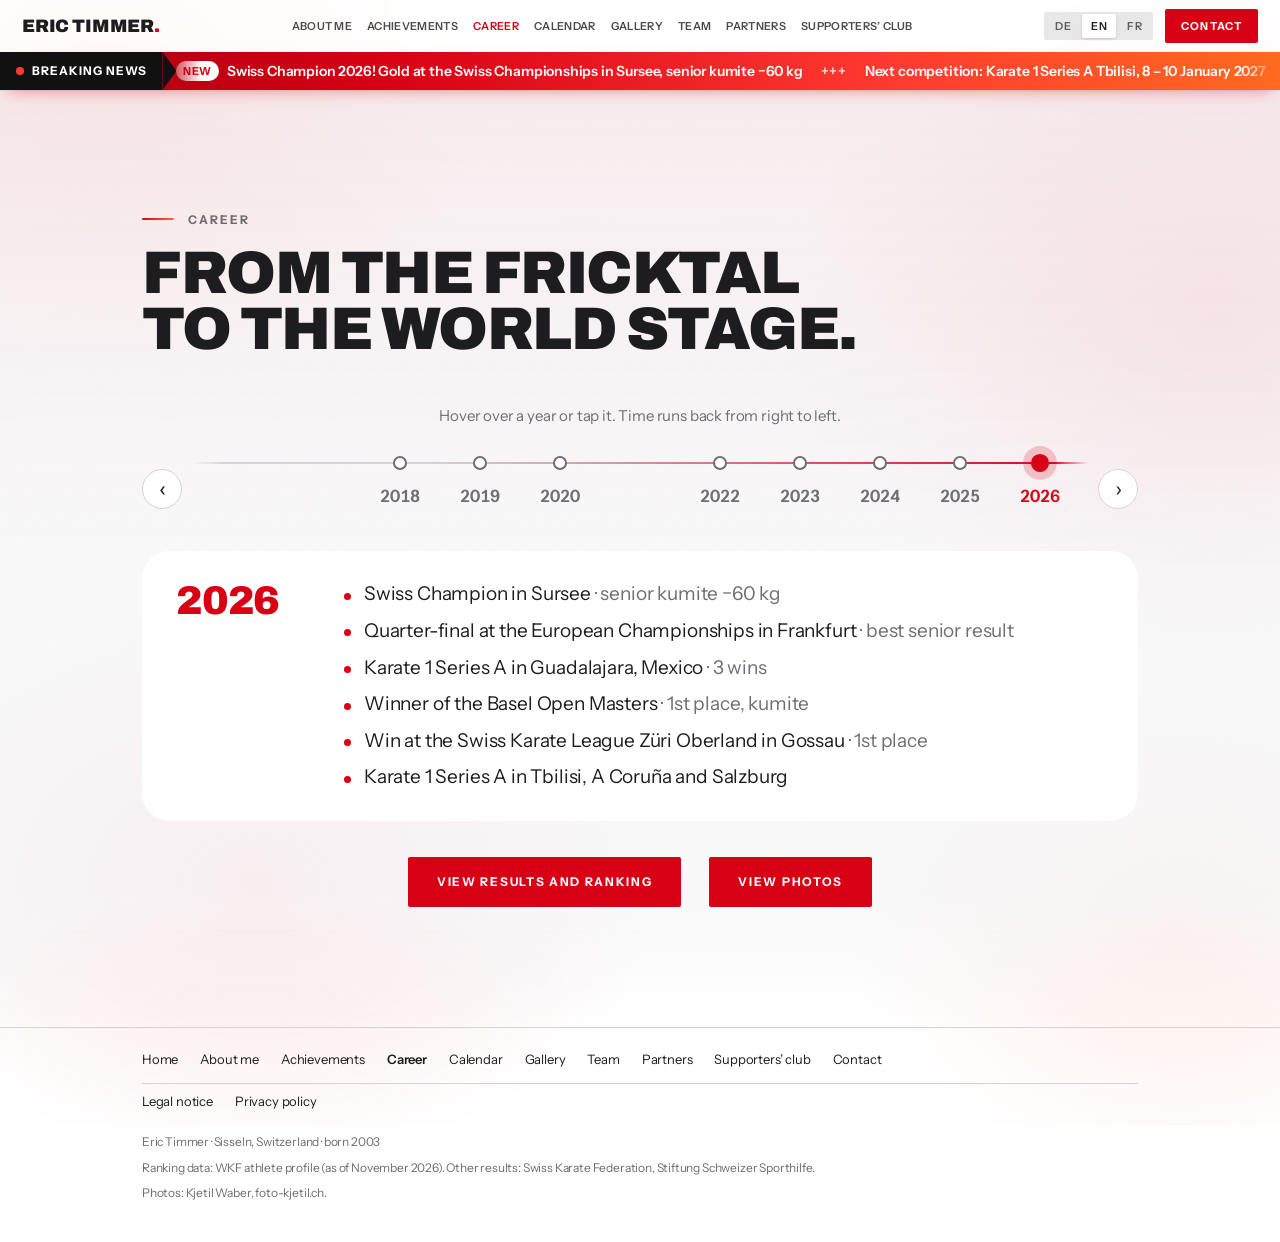
<file: karriere.html>
<!doctype html>
<html lang="de">
<head>
<meta charset="utf-8">
<meta name="viewport" content="width=device-width, initial-scale=1, viewport-fit=cover">
<meta name="color-scheme" content="light dark">
<meta name="theme-color" content="#ffffff" media="(prefers-color-scheme: light)">
<meta name="theme-color" content="#000000" media="(prefers-color-scheme: dark)">
<title>Karriere · Eric Timmer</title>
<meta name="description" content="Die Karriere von Eric Timmer, Jahr für Jahr: von den ersten Trainings mit sechs Jahren bis zur Weltbühne im Karate.">
<link rel="canonical" href="https://erictimmer.ch/karriere.html">
<link rel="icon" href="favicon.svg" type="image/svg+xml">
<link rel="icon" href="favicon-32.png" sizes="32x32" type="image/png">
<link rel="apple-touch-icon" href="apple-touch-icon.png">
<meta property="og:type" content="website">
<meta property="og:site_name" content="Eric Timmer">
<meta property="og:locale" content="de_CH">
<meta property="og:title" content="Erfolge · Eric Timmer">
<meta property="og:description" content="Die Karriere von Eric Timmer, Jahr für Jahr: von den ersten Trainings mit sechs Jahren bis zur Weltbühne im Karate.">
<meta property="og:url" content="https://erictimmer.ch/karriere.html">
<meta property="og:image" content="https://erictimmer.ch/images/og-image.jpg">
<meta property="og:image:width" content="1200">
<meta property="og:image:height" content="630">
<meta property="og:image:alt" content="Eric Timmer in der Swiss-Karate-Federation-Jacke">
<meta name="twitter:card" content="summary_large_image">
<link rel="alternate" hreflang="de" href="https://erictimmer.ch/karriere.html?lang=de">
<link rel="alternate" hreflang="en" href="https://erictimmer.ch/karriere.html?lang=en">
<link rel="alternate" hreflang="fr" href="https://erictimmer.ch/karriere.html?lang=fr">
<link rel="stylesheet" href="assets/fonts.css?v=202611130110">
<link rel="stylesheet" href="assets/site.css?v=202611130110">
</head>
<body data-page="Karriere">
<nav class="top" aria-label="Hauptnavigation">
  <div class="wrap">
    <a class="brand" href="./">Eric Timmer</a>
    <div class="nav-links" id="navlinks">
      <a href="ueber-mich.html">Über mich</a>
      <a href="erfolge.html">Erfolge</a>
      <a href="karriere.html" aria-current="page">Karriere</a>
      <a href="kalender.html">Kalender</a>
      <a href="galerie.html">Galerie</a>
      <a href="team.html">Team</a>
      <a href="partner.html">Partner</a>
      <a href="goennerclub.html">Gönnerclub</a>
      <a href="#kontakt" class="only-m" data-contact>Kontakt</a>
    </div>
    <div class="nav-right">
      <div class="lang" role="group" aria-label="Sprache · Language · Langue">
        <button type="button" data-lang="de" aria-pressed="true" lang="de" title="Deutsch">DE</button>
        <button type="button" data-lang="en" aria-pressed="false" lang="en" title="English">EN</button>
        <button type="button" data-lang="fr" aria-pressed="false" lang="fr" title="Français">FR</button>
      </div>
      <a class="pill" href="#kontakt" data-contact>Kontakt</a>
      <button type="button" class="menu-btn" id="menubtn" aria-label="Menü" aria-expanded="false" aria-controls="navlinks"><svg class="bars" viewBox="0 0 20 20" fill="none" stroke="currentColor" stroke-width="1.8" stroke-linecap="round"><path d="M3 6h14M3 14h14"/></svg><svg class="x" viewBox="0 0 20 20" fill="none" stroke="currentColor" stroke-width="1.8" stroke-linecap="round"><path d="M5 5l10 10M15 5L5 15"/></svg></button>
    </div>
  </div>
</nav>

<main id="top">

<!-- KARRIERE -->
  <section class="band alt" id="karriere">
    <div class="wrap">
      <div class="eyebrow r">Karriere</div>
      <h1 class="h-sec r" style="--d:.05s">Vom Fricktal auf die Weltbühne.</h1>
      <div class="tl r" id="tl" style="--d:.1s">
        <p class="tl-hint">Fahr mit der Maus auf ein Jahr oder tippe darauf. Die Zeit läuft von rechts nach links zurück.</p>
        <div class="tl-bar">
          <button type="button" class="tl-nav" id="tlold" aria-label="Älter">‹</button>
          <div class="tl-scroll" id="tlscroll">
            <div class="tl-track" role="tablist" aria-label="Jahr wählen">
            <button type="button" role="tab" class="tl-y" id="yt-start" aria-controls="yp-start" aria-selected="false" tabindex="-1" style="--i:0"><i class="tl-dot" aria-hidden="true"></i><b>Start</b></button>
            <button type="button" role="tab" class="tl-y" id="yt-2015" aria-controls="yp-2015" aria-selected="false" tabindex="-1" style="--i:6"><i class="tl-dot" aria-hidden="true"></i><b>2015</b></button>
            <button type="button" role="tab" class="tl-y" id="yt-2018" aria-controls="yp-2018" aria-selected="false" tabindex="-1" style="--i:9"><i class="tl-dot" aria-hidden="true"></i><b>2018</b></button>
            <button type="button" role="tab" class="tl-y" id="yt-2019" aria-controls="yp-2019" aria-selected="false" tabindex="-1" style="--i:10"><i class="tl-dot" aria-hidden="true"></i><b>2019</b></button>
            <button type="button" role="tab" class="tl-y" id="yt-2020" aria-controls="yp-2020" aria-selected="false" tabindex="-1" style="--i:11"><i class="tl-dot" aria-hidden="true"></i><b>2020</b></button>
            <button type="button" role="tab" class="tl-y" id="yt-2022" aria-controls="yp-2022" aria-selected="false" tabindex="-1" style="--i:13"><i class="tl-dot" aria-hidden="true"></i><b>2022</b></button>
            <button type="button" role="tab" class="tl-y" id="yt-2023" aria-controls="yp-2023" aria-selected="false" tabindex="-1" style="--i:14"><i class="tl-dot" aria-hidden="true"></i><b>2023</b></button>
            <button type="button" role="tab" class="tl-y" id="yt-2024" aria-controls="yp-2024" aria-selected="false" tabindex="-1" style="--i:15"><i class="tl-dot" aria-hidden="true"></i><b>2024</b></button>
            <button type="button" role="tab" class="tl-y" id="yt-2025" aria-controls="yp-2025" aria-selected="false" tabindex="-1" style="--i:16"><i class="tl-dot" aria-hidden="true"></i><b>2025</b></button>
            <button type="button" role="tab" class="tl-y on" id="yt-2026" aria-controls="yp-2026" aria-selected="true" tabindex="0" style="--i:17"><i class="tl-dot" aria-hidden="true"></i><b>2026</b></button>
            </div>
          </div>
          <button type="button" class="tl-nav" id="tlnew" aria-label="Neuer">›</button>
        </div>
      <div class="years" id="years">
        <div class="yr" id="yp-2026" role="tabpanel" aria-labelledby="yt-2026" tabindex="0"><div class="y now">2026</div><ul>
          <li>Schweizer Meister in Sursee <span>· Kumite Senior −60 kg</span></li>
          <li>Viertelfinal an der Europameisterschaft in Frankfurt <span>· bestes Elite-Resultat</span></li>
          <li>Karate 1 Series A in Guadalajara, Mexiko <span>· 3 Siege</span></li>
          <li>Sieg an den Basel Open Masters <span>· 1. Platz Kumite</span></li>
          <li>Sieg an der Swiss Karate League Züri Oberland in Gossau <span>· 1. Platz</span></li>
          <li>Karate 1 Series A in Tbilisi, A Coruña und Salzburg</li>
        </ul></div>
        <div class="yr" id="yp-2025" role="tabpanel" aria-labelledby="yt-2025" tabindex="0"><div class="y">2025</div><ul>
          <li>Schweizer Vizemeister <span>· Comeback nach Fingerbruch</span></li>
          <li>Karate 1 Series A in Kuala Lumpur <span>· 3 Siege</span></li>
          <li>Trainingslager mit dem Olympia-Team in Malaysia</li>
          <li>Europameisterschaft in Yerevan, Armenien</li>
          <li>WM-Qualifikation in Paris <span>· nur knapp verpasst</span></li>
        </ul></div>
        <div class="yr" id="yp-2024" role="tabpanel" aria-labelledby="yt-2024" tabindex="0"><div class="y">2024</div><ul>
          <li>5. Platz an der U21-Weltmeisterschaft in Venedig <span>· erstmals Top 10 U21</span></li>
          <li>Moscow Karate Universe in Moskau, Russland</li>
          <li>U21-Europameisterschaft in Tbilisi, Georgien</li>
          <li>9. Platz an der Europameisterschaft in Zadar, Kroatien</li>
          <li>Karate 1 Series A in Salzburg</li>
        </ul></div>
        <div class="yr" id="yp-2023" role="tabpanel" aria-labelledby="yt-2023" tabindex="0"><div class="y">2023</div><ul>
          <li>Elite-Weltmeisterschaft in Budapest</li>
          <li>U21-Europameisterschaft in Zypern</li>
          <li>EM-Debüt bei der Elite in Guadalajara, Spanien</li>
          <li>Gleichzeitig im Junioren- und im Elite-Nationalkader</li>
        </ul></div>
        <div class="yr" id="yp-2022" role="tabpanel" aria-labelledby="yt-2022" tabindex="0"><div class="y">2022</div><ul>
          <li>Schweizer Meister</li>
          <li>Erste Starts in der Karate-1-Serie bei der Elite <span>· Türkei und Indonesien</span></li>
        </ul></div>
        <div class="yr" id="yp-2020" role="tabpanel" aria-labelledby="yt-2020" tabindex="0"><div class="y">2020</div><ul>
          <li>Schweizer Meister</li>
        </ul></div>
        <div class="yr" id="yp-2019" role="tabpanel" aria-labelledby="yt-2019" tabindex="0"><div class="y">2019</div><ul>
          <li>Schweizer Meister</li>
        </ul></div>
        <div class="yr" id="yp-2018" role="tabpanel" aria-labelledby="yt-2018" tabindex="0"><div class="y">2018</div><ul>
          <li>Dreifacher Weltcup-Sieger am WSKF World Cup in Dublin</li>
        </ul></div>
        <div class="yr" id="yp-2015" role="tabpanel" aria-labelledby="yt-2015" tabindex="0"><div class="y">2015</div><ul>
          <li>Vize-Weltmeister Kata U14 an der WSKF-WM in Tokio</li>
        </ul></div>
        <div class="yr" id="yp-start" role="tabpanel" aria-labelledby="yt-start" tabindex="0"><div class="y">Start</div><ul>
          <li>Mit sechs Jahren erstes Training beim Karateclub Laufenburg</li>
        </ul></div>
      </div>
      </div>
      <p class="r" style="--d:.15s;margin-top:36px;display:flex;flex-wrap:wrap;gap:12px 28px;justify-content:center">
        <a class="btn" href="erfolge.html">Resultate und Rangliste ansehen</a>
        <a class="btn" href="galerie.html">Fotos ansehen</a>
      </p>
    </div>
  </section>

<dialog class="cdlg" id="cdlg" aria-labelledby="cdlg-t">
    <form id="cform" novalidate>
      <div class="cd-head"><h3 id="cdlg-t">Schreib mir</h3><button type="button" class="cd-x" id="cdx" aria-label="Schliessen">×</button></div>
      <p class="cd-sub">Ich melde mich so schnell wie möglich bei dir.</p>
      <label class="fl" for="cf-name"><span>Name</span><input id="cf-name" name="name" autocomplete="name" required></label>
      <label class="fl" for="cf-email"><span>E-Mail</span><input id="cf-email" name="email" type="email" autocomplete="email" required></label>
      <label class="fl" for="cf-topic"><span>Thema</span><select id="cf-topic" name="topic"><option value="Sponsoring">Sponsoring</option><option value="Gönnerclub">Gönnerclub</option><option value="Medien">Medien</option><option value="Training">Training</option><option value="Anderes">Anderes</option></select></label>
      <label class="fl" for="cf-msg"><span>Nachricht</span><textarea id="cf-msg" name="message" rows="6" required></textarea></label>
      <input type="text" name="_honey" id="cf-honey" class="hp" tabindex="-1" autocomplete="off" aria-hidden="true">
      <p class="cd-err" id="cf-err" role="alert" hidden></p>
      <button class="btn cd-send" type="submit" id="cf-send">Nachricht senden</button>
      <p class="cd-priv">Deine Nachricht wird über den Formular-Dienst Web3Forms an mein E-Mail-Postfach weitergeleitet.</p>
    </form>
    <div class="cd-done" id="cf-done" hidden>
      <div class="cd-ok" aria-hidden="true">✓</div>
      <h3>Danke!</h3>
      <p>Deine Nachricht ist unterwegs. Ich melde mich bald bei dir.</p>
      <button type="button" class="btn cd-send" id="cf-close">Schliessen</button>
    </div>
  </dialog>
</main>

<footer>
  <div class="wrap">
    <nav class="fnav" aria-label="Seiten">
      <a href="./">Startseite</a>
      <a href="ueber-mich.html">Über mich</a>
      <a href="erfolge.html">Erfolge</a>
      <a href="karriere.html" aria-current="page">Karriere</a>
      <a href="kalender.html">Kalender</a>
      <a href="galerie.html">Galerie</a>
      <a href="team.html">Team</a>
      <a href="partner.html">Partner</a>
      <a href="goennerclub.html">Gönnerclub</a>
      <a href="#kontakt" data-contact>Kontakt</a>
    </nav>
    <nav class="fnav flegal" aria-label="Rechtliches">
      <a href="impressum.html">Impressum</a>
      <a href="datenschutz.html">Datenschutz</a>
    </nav>
    <div>Eric Timmer · Sisseln AG · Jahrgang 2003</div>
    <div>Ranglistendaten: WKF-Athletenprofil (Stand November 2026). Weitere Resultate: Swiss Karate Federation, Stiftung Schweizer Sporthilfe.</div>
    <div>Fotos: Kjetil Waber, foto-kjetil.ch.</div>
  </div>
</footer>

<script src="assets/site.js?v=202611130110"></script>
<script data-goatcounter="https://erictimmer.goatcounter.com/count" async src="https://gc.zgo.at/count.js"></script>
</body>
</html>
</file>
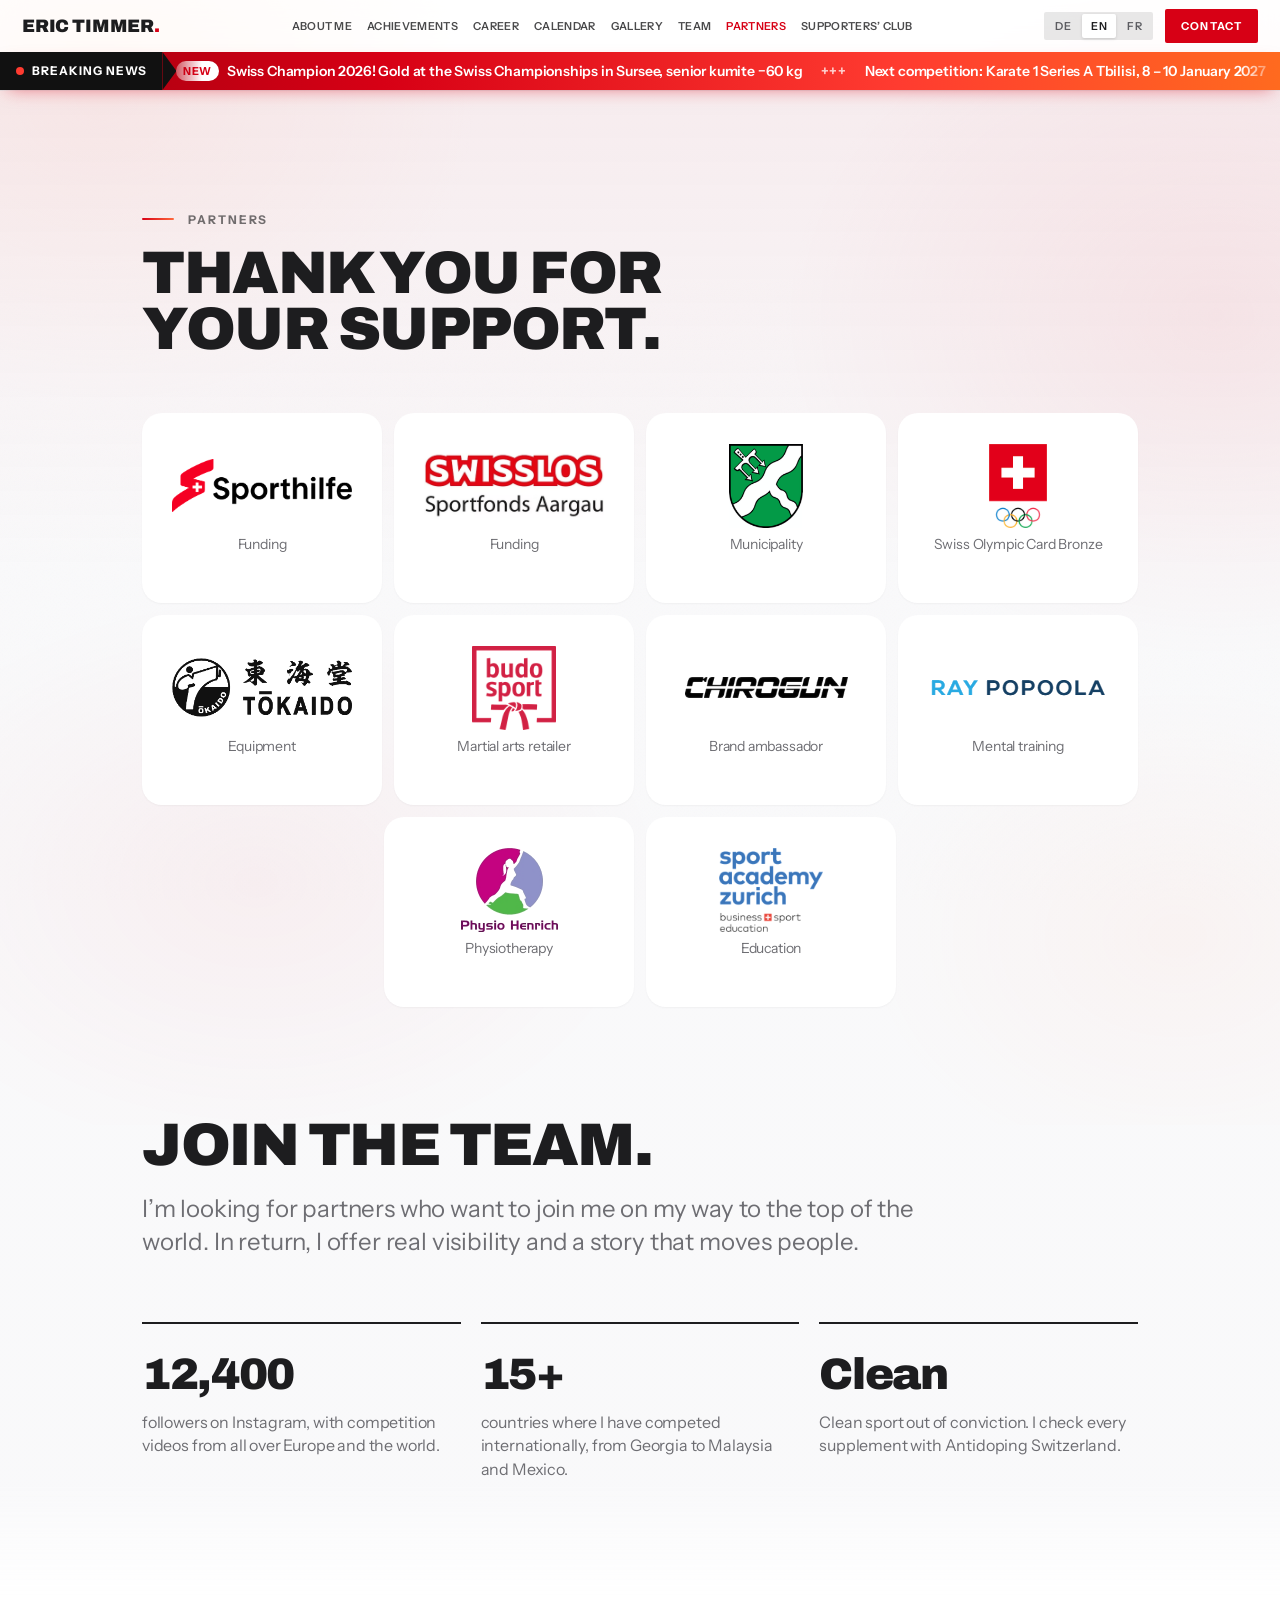
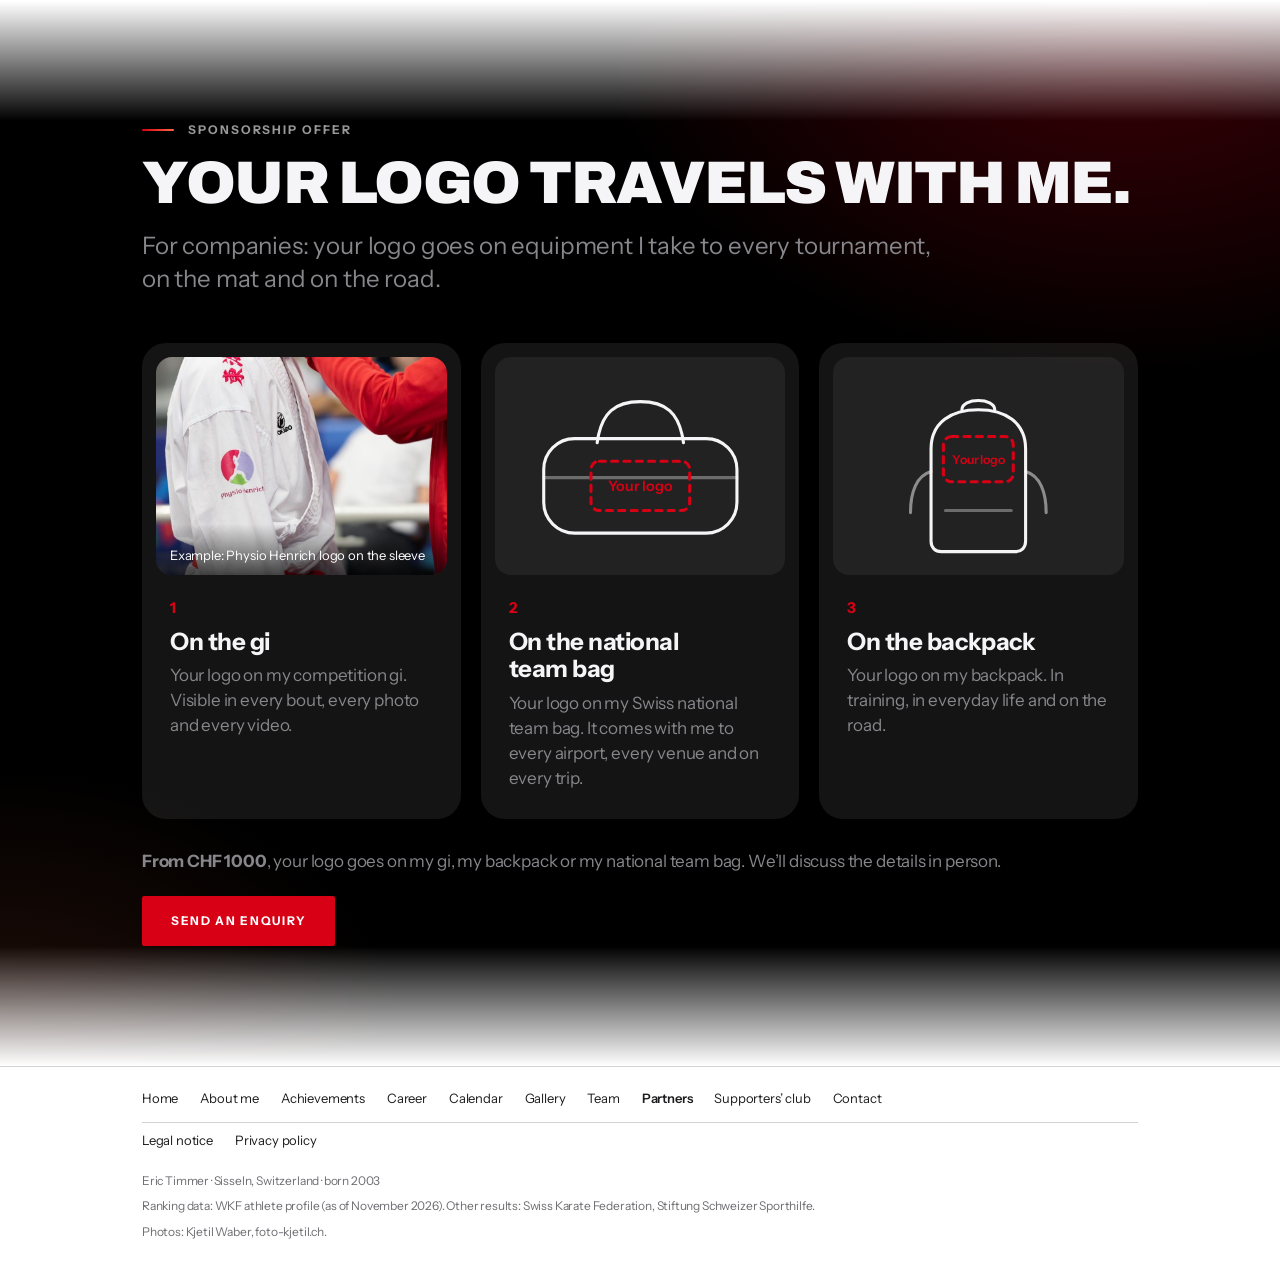
<file: partner.html>
<!doctype html>
<html lang="de">
<head>
<meta charset="utf-8">
<meta name="viewport" content="width=device-width, initial-scale=1, viewport-fit=cover">
<meta name="color-scheme" content="light dark">
<meta name="theme-color" content="#ffffff" media="(prefers-color-scheme: light)">
<meta name="theme-color" content="#000000" media="(prefers-color-scheme: dark)">
<title>Partner · Eric Timmer</title>
<meta name="description" content="Die Partner und Sponsoren von Karateka Eric Timmer, und wie du Teil des Teams wirst.">
<link rel="canonical" href="https://erictimmer.ch/partner.html">
<link rel="icon" href="favicon.svg" type="image/svg+xml">
<link rel="icon" href="favicon-32.png" sizes="32x32" type="image/png">
<link rel="apple-touch-icon" href="apple-touch-icon.png">
<meta property="og:type" content="website">
<meta property="og:site_name" content="Eric Timmer">
<meta property="og:locale" content="de_CH">
<meta property="og:title" content="Partner · Eric Timmer">
<meta property="og:description" content="Die Partner und Sponsoren von Karateka Eric Timmer, und wie du Teil des Teams wirst.">
<meta property="og:url" content="https://erictimmer.ch/partner.html">
<meta property="og:image" content="https://erictimmer.ch/images/og-image.jpg">
<meta property="og:image:width" content="1200">
<meta property="og:image:height" content="630">
<meta property="og:image:alt" content="Eric Timmer in der Swiss-Karate-Federation-Jacke">
<meta name="twitter:card" content="summary_large_image">
<link rel="alternate" hreflang="de" href="https://erictimmer.ch/partner.html?lang=de">
<link rel="alternate" hreflang="en" href="https://erictimmer.ch/partner.html?lang=en">
<link rel="alternate" hreflang="fr" href="https://erictimmer.ch/partner.html?lang=fr">
<link rel="stylesheet" href="assets/fonts.css?v=202611130110">
<link rel="stylesheet" href="assets/site.css?v=202611130110">
</head>
<body data-page="Partner">
<nav class="top" aria-label="Hauptnavigation">
  <div class="wrap">
    <a class="brand" href="./">Eric Timmer</a>
    <div class="nav-links" id="navlinks">
      <a href="ueber-mich.html">Über mich</a>
      <a href="erfolge.html">Erfolge</a>
      <a href="karriere.html">Karriere</a>
      <a href="kalender.html">Kalender</a>
      <a href="galerie.html">Galerie</a>
      <a href="team.html">Team</a>
      <a href="partner.html" aria-current="page">Partner</a>
      <a href="goennerclub.html">Gönnerclub</a>
      <a href="#kontakt" class="only-m" data-contact>Kontakt</a>
    </div>
    <div class="nav-right">
      <div class="lang" role="group" aria-label="Sprache · Language · Langue">
        <button type="button" data-lang="de" aria-pressed="true" lang="de" title="Deutsch">DE</button>
        <button type="button" data-lang="en" aria-pressed="false" lang="en" title="English">EN</button>
        <button type="button" data-lang="fr" aria-pressed="false" lang="fr" title="Français">FR</button>
      </div>
      <a class="pill" href="#kontakt" data-contact>Kontakt</a>
      <button type="button" class="menu-btn" id="menubtn" aria-label="Menü" aria-expanded="false" aria-controls="navlinks"><svg class="bars" viewBox="0 0 20 20" fill="none" stroke="currentColor" stroke-width="1.8" stroke-linecap="round"><path d="M3 6h14M3 14h14"/></svg><svg class="x" viewBox="0 0 20 20" fill="none" stroke="currentColor" stroke-width="1.8" stroke-linecap="round"><path d="M5 5l10 10M15 5L5 15"/></svg></button>
    </div>
  </div>
</nav>

<main id="top">

<!-- PARTNER -->
  <section class="band alt" id="partner">
    <div class="wrap">
      <div class="eyebrow r">Partner</div>
      <h1 class="h-sec r" style="--d:.05s">Danke für euren Support.</h1>
      <div class="partners r" style="--d:.1s">
        <a class="partner" href="https://sporthilfe.ch" target="_blank" rel="noopener"><span class="logo"><img src="images/partner/sporthilfe.png" alt="Schweizer Sporthilfe" loading="lazy" decoding="async"></span><span class="ds">Förderung</span><span class="visit">sporthilfe.ch</span></a>
        <a class="partner" href="https://www.ag.ch/de/themen/kultur-sport/sport/swisslos-sportfonds-aargau" target="_blank" rel="noopener"><span class="logo"><img src="images/partner/swisslos-sportfonds-aargau.png" alt="Swisslos Sportfonds Aargau" loading="lazy" decoding="async"></span><span class="ds">Förderung</span><span class="visit">ag.ch</span></a>
        <a class="partner" href="https://www.sisseln.ch/" target="_blank" rel="noopener"><span class="logo"><img src="images/partner/gemeinde-sisseln.png" alt="Wappen der Gemeinde Sisseln" loading="lazy" decoding="async"></span><span class="ds">Gemeinde</span><span class="visit">sisseln.ch</span></a>
        <a class="partner" href="https://www.swissolympic.ch" target="_blank" rel="noopener"><span class="logo"><img src="images/partner/swiss-olympic.png" alt="Swiss Olympic" loading="lazy" decoding="async"></span><span class="ds">Swiss Olympic Card Bronze</span><span class="visit">swissolympic.ch</span></a>
        <a class="partner" href="https://www.tokaido.eu/" target="_blank" rel="noopener"><span class="logo"><img src="images/partner/tokaido.png" alt="Tokaido" loading="lazy" decoding="async"></span><span class="ds">Ausrüstung</span><span class="visit">tokaido.eu</span></a>
        <a class="partner" href="https://www.budosport.ch" target="_blank" rel="noopener"><span class="logo"><img src="images/partner/budosport.png" alt="Budo Sport" loading="lazy" decoding="async"></span><span class="ds">Kampfsport-Fachhandel</span><span class="visit">budosport.ch</span></a>
        <a class="partner" href="https://www.chirogun.ch/" target="_blank" rel="noopener"><span class="logo"><img src="images/partner/chirogun.png" alt="Chirogun" loading="lazy" decoding="async"></span><span class="ds">Markenbotschafter</span><span class="visit">chirogun.ch</span></a>
        <a class="partner" href="https://raypopoola.com/" target="_blank" rel="noopener"><span class="logo"><img src="images/partner/ray-popoola.png" alt="Ray Popoola" loading="lazy" decoding="async"></span><span class="ds">Mentaltraining</span><span class="visit">raypopoola.com</span></a>
        <a class="partner" href="https://www.physiohenrich.ch" target="_blank" rel="noopener"><span class="logo"><img src="images/partner/physio-henrich.png" alt="Physio Henrich" loading="lazy" decoding="async"></span><span class="ds">Physiotherapie</span><span class="visit">physiohenrich.ch</span></a>
        <a class="partner" href="https://sport-academy.ch" target="_blank" rel="noopener"><span class="logo"><img src="images/partner/sport-academy-zurich.png" alt="Sport Academy Zurich" loading="lazy" decoding="async"></span><span class="ds">Ausbildung</span><span class="visit">sport-academy.ch</span></a>
      </div>

      <h2 class="h-sec r" style="margin-top:110px">Werde Teil des Teams.</h2>
      <p class="lead r" style="--d:.05s">Ich suche Partner, die den Weg in die Weltspitze mitgehen wollen. Dafür biete ich echte Sichtbarkeit und eine Geschichte, die Menschen berührt.</p>
      <div class="offer">
        <div class="r"><div class="v">12'400</div><p>Follower auf Instagram, mit Wettkampf-Videos aus ganz Europa und der Welt.</p></div>
        <div class="r" style="--d:.08s"><div class="v">15+</div><p>Länder, in denen ich international gekämpft habe, von Georgien über Malaysia bis Mexiko.</p></div>
        <div class="r" style="--d:.16s"><div class="v">Clean</div><p>Sauberer Sport aus Überzeugung. Jede Nahrungsergänzung prüfe ich mit Antidoping Schweiz.</p></div>
      </div>
    </div>
  </section>

<!-- SPONSORING-SPEZIAL -->
  <section class="band dark" id="spezial">
    <div class="wrap">
      <div class="eyebrow r">Sponsoring-Angebot</div>
      <h2 class="h-sec r" style="--d:.05s">Dein Logo reist mit mir.</h2>
      <p class="lead r" style="--d:.1s">Für Unternehmen: Dein Logo kommt auf Ausrüstung, die ich an jedes Turnier mitnehme, auf der Matte und unterwegs.</p>
      <div class="eq">
        <article class="eqc r">
          <figure class="eqm"><img src="images/partner/gi-aermel-beispiel.jpg" width="900" height="675" loading="lazy" decoding="async" alt="Eric im Gi, am Ärmel das Logo von Physio Henrich"><figcaption>Beispiel: Ärmel-Logo von Physio Henrich</figcaption></figure>
          <div class="eqn">1</div>
          <h3>Auf dem Gi</h3>
          <p>Dein Logo auf meinem Wettkampf-Gi. Zu sehen bei jedem Kampf, auf jedem Foto und in jedem Video.</p>
        </article>
        <article class="eqc r" style="--d:.08s">
          <div class="eqm eqsvg"><svg viewBox="0 0 240 170" role="img" aria-label="Skizze einer Sporttasche mit Platz für dein Logo" fill="none" stroke="currentColor" stroke-width="3" stroke-linecap="round" stroke-linejoin="round"><path d="M78 62c4-30 18-40 42-40s38 10 42 40"/><rect x="26" y="58" width="188" height="92" rx="30"/><path d="M26 96h188" opacity=".35"/><rect x="72" y="80" width="96" height="48" rx="8" stroke-dasharray="6 6" stroke="var(--red)"/><text x="120" y="109" text-anchor="middle" font-size="14" font-weight="600" fill="var(--red)" stroke="none">Dein Logo</text></svg></div>
          <div class="eqn">2</div>
          <h3>Auf der Nationalkader-Tasche</h3>
          <p>Dein Logo auf meiner Tasche des Schweizer Nationalkaders. Sie ist an jedem Flughafen, in jeder Halle und auf jeder Reise dabei.</p>
        </article>
        <article class="eqc r" style="--d:.16s">
          <div class="eqm eqsvg"><svg viewBox="0 0 240 170" role="img" aria-label="Skizze eines Rucksacks mit Platz für dein Logo" fill="none" stroke="currentColor" stroke-width="3" stroke-linecap="round" stroke-linejoin="round"><path d="M104 30c0-12 32-12 32 0"/><path d="M74 158V68c0-26 20-38 46-38s46 12 46 38v90c0 6-4 10-10 10H84c-6 0-10-4-10-10z"/><path d="M88 128h64" opacity=".35"/><rect x="86" y="56" width="68" height="44" rx="8" stroke-dasharray="6 6" stroke="var(--red)"/><text x="120" y="83" text-anchor="middle" font-size="12" font-weight="600" fill="var(--red)" stroke="none">Dein Logo</text><path d="M74 90c-14 4-20 20-20 40M166 90c14 4 20 20 20 40" opacity=".5"/></svg></div>
          <div class="eqn">3</div>
          <h3>Auf dem Rucksack</h3>
          <p>Dein Logo auf meinem Rucksack. Im Training, im Alltag und unterwegs.</p>
        </article>
      </div>
      <p class="eq-note r"><b>Ab CHF 1000</b> kommt dein Logo auf mein Gi, meinen Rucksack oder meine Nationalkader-Tasche. Die Details besprechen wir persönlich.</p>
      <div class="r" style="--d:.06s; margin-top: 22px"><a class="btn" href="#kontakt" data-contact>Anfrage senden</a></div>
    </div>
  </section>

<dialog class="cdlg" id="cdlg" aria-labelledby="cdlg-t">
    <form id="cform" novalidate>
      <div class="cd-head"><h3 id="cdlg-t">Schreib mir</h3><button type="button" class="cd-x" id="cdx" aria-label="Schliessen">×</button></div>
      <p class="cd-sub">Ich melde mich so schnell wie möglich bei dir.</p>
      <label class="fl" for="cf-name"><span>Name</span><input id="cf-name" name="name" autocomplete="name" required></label>
      <label class="fl" for="cf-email"><span>E-Mail</span><input id="cf-email" name="email" type="email" autocomplete="email" required></label>
      <label class="fl" for="cf-topic"><span>Thema</span><select id="cf-topic" name="topic"><option value="Sponsoring">Sponsoring</option><option value="Gönnerclub">Gönnerclub</option><option value="Medien">Medien</option><option value="Training">Training</option><option value="Anderes">Anderes</option></select></label>
      <label class="fl" for="cf-msg"><span>Nachricht</span><textarea id="cf-msg" name="message" rows="6" required></textarea></label>
      <input type="text" name="_honey" id="cf-honey" class="hp" tabindex="-1" autocomplete="off" aria-hidden="true">
      <p class="cd-err" id="cf-err" role="alert" hidden></p>
      <button class="btn cd-send" type="submit" id="cf-send">Nachricht senden</button>
      <p class="cd-priv">Deine Nachricht wird über den Formular-Dienst Web3Forms an mein E-Mail-Postfach weitergeleitet.</p>
    </form>
    <div class="cd-done" id="cf-done" hidden>
      <div class="cd-ok" aria-hidden="true">✓</div>
      <h3>Danke!</h3>
      <p>Deine Nachricht ist unterwegs. Ich melde mich bald bei dir.</p>
      <button type="button" class="btn cd-send" id="cf-close">Schliessen</button>
    </div>
  </dialog>
</main>

<footer>
  <div class="wrap">
    <nav class="fnav" aria-label="Seiten">
      <a href="./">Startseite</a>
      <a href="ueber-mich.html">Über mich</a>
      <a href="erfolge.html">Erfolge</a>
      <a href="karriere.html">Karriere</a>
      <a href="kalender.html">Kalender</a>
      <a href="galerie.html">Galerie</a>
      <a href="team.html">Team</a>
      <a href="partner.html" aria-current="page">Partner</a>
      <a href="goennerclub.html">Gönnerclub</a>
      <a href="#kontakt" data-contact>Kontakt</a>
    </nav>
    <nav class="fnav flegal" aria-label="Rechtliches">
      <a href="impressum.html">Impressum</a>
      <a href="datenschutz.html">Datenschutz</a>
    </nav>
    <div>Eric Timmer · Sisseln AG · Jahrgang 2003</div>
    <div>Ranglistendaten: WKF-Athletenprofil (Stand November 2026). Weitere Resultate: Swiss Karate Federation, Stiftung Schweizer Sporthilfe.</div>
    <div>Fotos: Kjetil Waber, foto-kjetil.ch.</div>
  </div>
</footer>

<script src="assets/site.js?v=202611130110"></script>
<script data-goatcounter="https://erictimmer.goatcounter.com/count" async src="https://gc.zgo.at/count.js"></script>
</body>
</html>
</file>
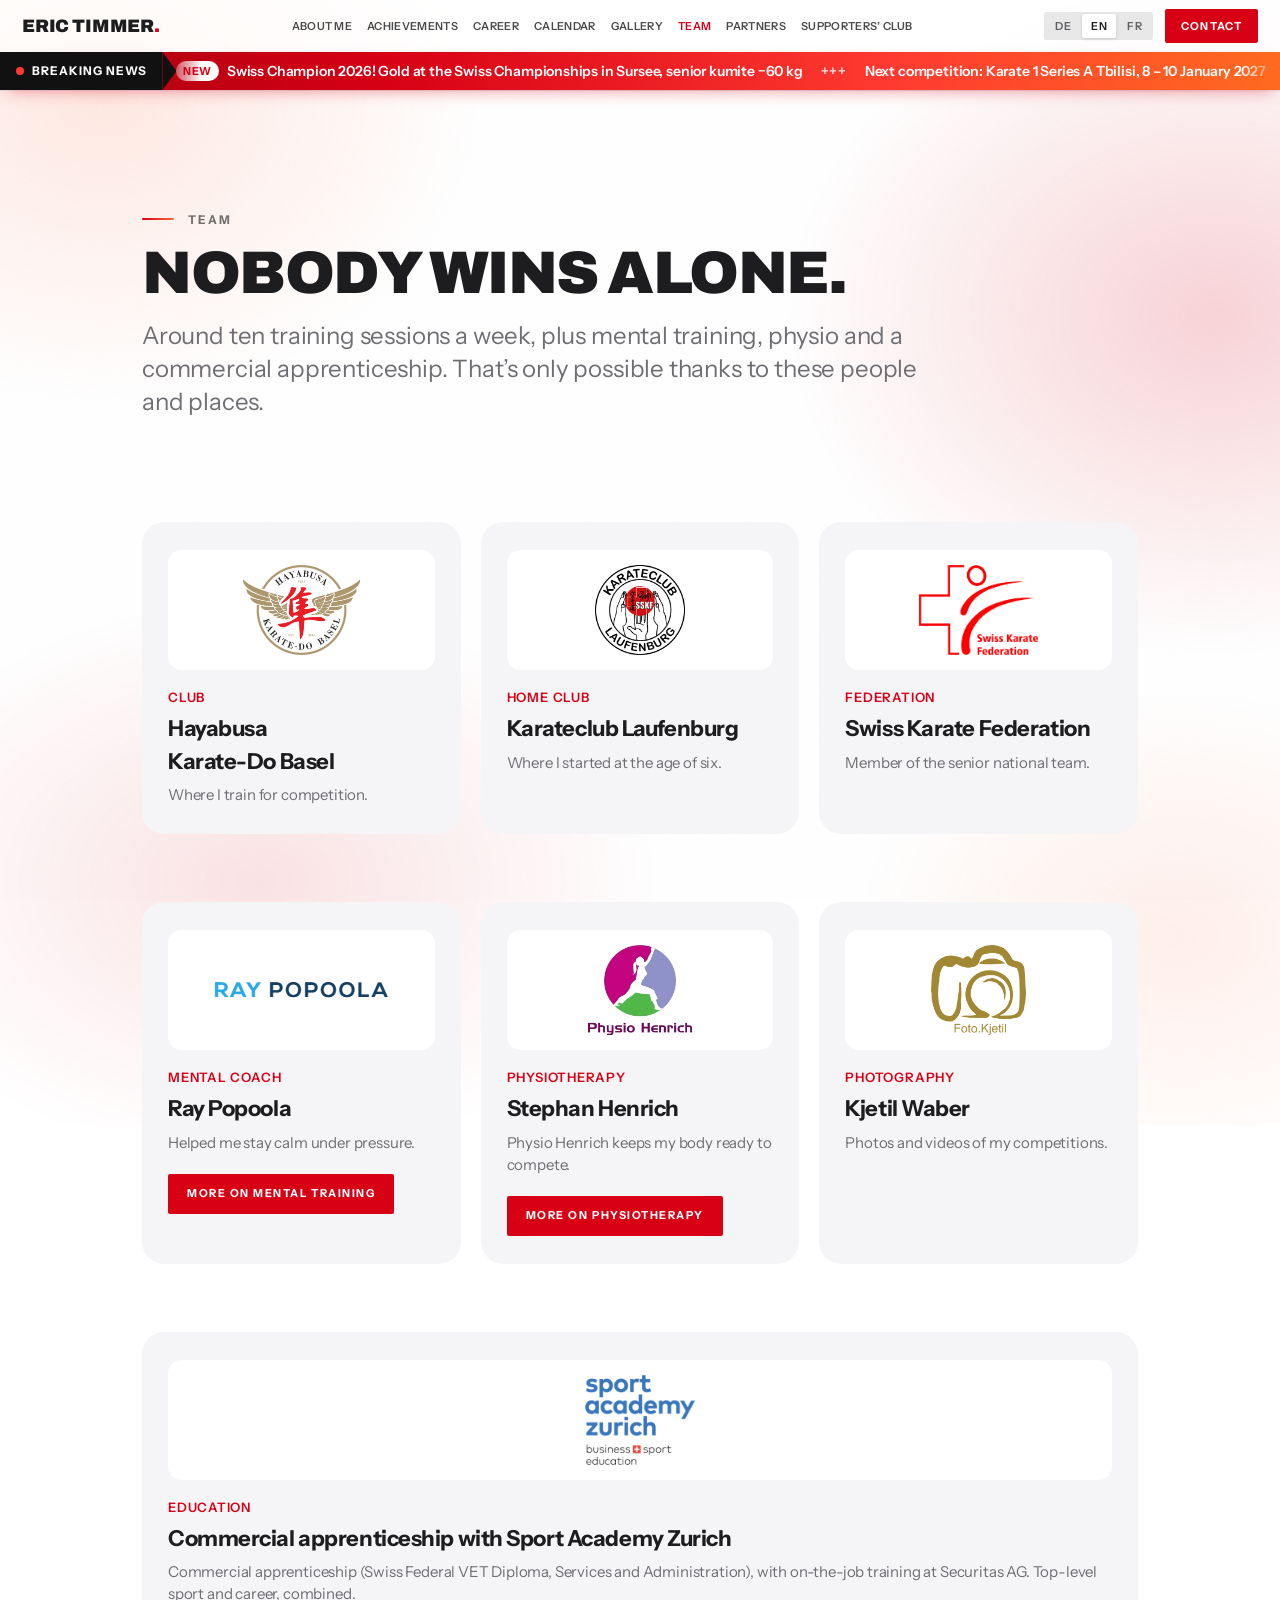
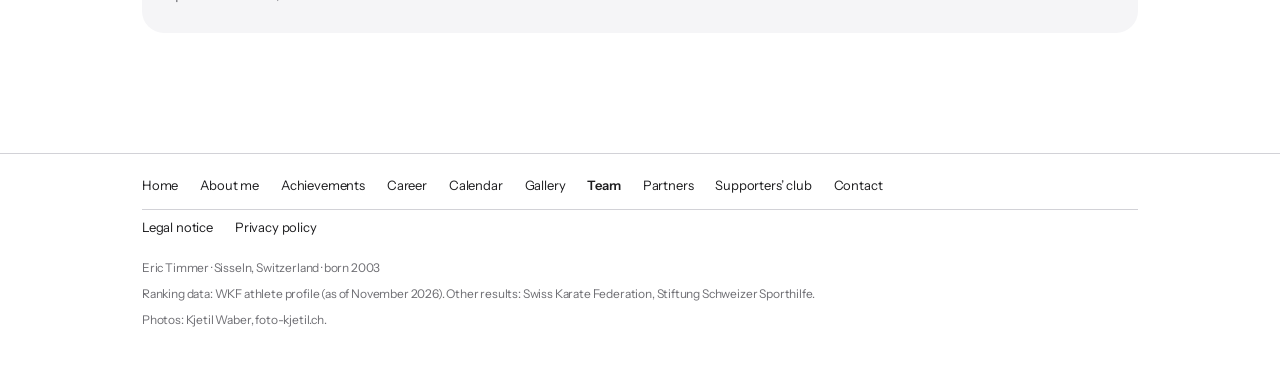
<file: team.html>
<!doctype html>
<html lang="de">
<head>
<meta charset="utf-8">
<meta name="viewport" content="width=device-width, initial-scale=1, viewport-fit=cover">
<meta name="color-scheme" content="light dark">
<meta name="theme-color" content="#ffffff" media="(prefers-color-scheme: light)">
<meta name="theme-color" content="#000000" media="(prefers-color-scheme: dark)">
<title>Team · Eric Timmer</title>
<meta name="description" content="Mentalcoach, Physio und Vereine hinter dem Karateka Eric Timmer.">
<link rel="canonical" href="https://erictimmer.ch/team.html">
<link rel="icon" href="favicon.svg" type="image/svg+xml">
<link rel="icon" href="favicon-32.png" sizes="32x32" type="image/png">
<link rel="apple-touch-icon" href="apple-touch-icon.png">
<meta property="og:type" content="website">
<meta property="og:site_name" content="Eric Timmer">
<meta property="og:locale" content="de_CH">
<meta property="og:title" content="Team · Eric Timmer">
<meta property="og:description" content="Mentalcoach, Physio und Vereine hinter dem Karateka Eric Timmer.">
<meta property="og:url" content="https://erictimmer.ch/team.html">
<meta property="og:image" content="https://erictimmer.ch/images/og-image.jpg">
<meta property="og:image:width" content="1200">
<meta property="og:image:height" content="630">
<meta property="og:image:alt" content="Eric Timmer in der Swiss-Karate-Federation-Jacke">
<meta name="twitter:card" content="summary_large_image">
<link rel="alternate" hreflang="de" href="https://erictimmer.ch/team.html?lang=de">
<link rel="alternate" hreflang="en" href="https://erictimmer.ch/team.html?lang=en">
<link rel="alternate" hreflang="fr" href="https://erictimmer.ch/team.html?lang=fr">
<link rel="stylesheet" href="assets/fonts.css?v=202611130110">
<link rel="stylesheet" href="assets/site.css?v=202611130110">
</head>
<body data-page="Team">
<nav class="top" aria-label="Hauptnavigation">
  <div class="wrap">
    <a class="brand" href="./">Eric Timmer</a>
    <div class="nav-links" id="navlinks">
      <a href="ueber-mich.html">Über mich</a>
      <a href="erfolge.html">Erfolge</a>
      <a href="karriere.html">Karriere</a>
      <a href="kalender.html">Kalender</a>
      <a href="galerie.html">Galerie</a>
      <a href="team.html" aria-current="page">Team</a>
      <a href="partner.html">Partner</a>
      <a href="goennerclub.html">Gönnerclub</a>
      <a href="#kontakt" class="only-m" data-contact>Kontakt</a>
    </div>
    <div class="nav-right">
      <div class="lang" role="group" aria-label="Sprache · Language · Langue">
        <button type="button" data-lang="de" aria-pressed="true" lang="de" title="Deutsch">DE</button>
        <button type="button" data-lang="en" aria-pressed="false" lang="en" title="English">EN</button>
        <button type="button" data-lang="fr" aria-pressed="false" lang="fr" title="Français">FR</button>
      </div>
      <a class="pill" href="#kontakt" data-contact>Kontakt</a>
      <button type="button" class="menu-btn" id="menubtn" aria-label="Menü" aria-expanded="false" aria-controls="navlinks"><svg class="bars" viewBox="0 0 20 20" fill="none" stroke="currentColor" stroke-width="1.8" stroke-linecap="round"><path d="M3 6h14M3 14h14"/></svg><svg class="x" viewBox="0 0 20 20" fill="none" stroke="currentColor" stroke-width="1.8" stroke-linecap="round"><path d="M5 5l10 10M15 5L5 15"/></svg></button>
    </div>
  </div>
</nav>

<main id="top">

<!-- TEAM -->
  <section class="band" id="team">
    <div class="wrap">
      <div class="eyebrow r">Team</div>
      <h1 class="h-sec r" style="--d:.05s">Niemand gewinnt allein.</h1>
      <p class="lead r" style="--d:.1s">Rund zehn Trainings pro Woche, dazu Mentaltraining, Physio und eine kaufmännische Lehre. Das geht nur mit diesen Menschen und Orten.</p>
      <div class="tiles">
        <div class="tile tl r"><span class="tl-logo"><img src="images/team/hayabusa-basel.png" width="467" height="359" alt="" loading="lazy" decoding="async"></span><div class="role">Verein</div><h3>Hayabusa Karate-Do Basel</h3><p>Mein Trainingsort für die Wettkampfvorbereitung.</p></div>
        <div class="tile tl r" style="--d:.06s"><span class="tl-logo"><img src="images/team/kc-laufenburg.png" width="300" height="300" alt="" loading="lazy" decoding="async"></span><div class="role">Heimatverein</div><h3>Karateclub Laufenburg</h3><p>Hier habe ich mit sechs Jahren angefangen.</p></div>
        <div class="tile tl r" style="--d:.12s"><span class="tl-logo"><img src="images/team/skf.png" width="583" height="441" alt="" loading="lazy" decoding="async"></span><div class="role">Verband</div><h3>Swiss Karate Federation</h3><p>Mitglied des Elite-Nationalkaders.</p></div>
        <div class="tile tl r"><span class="tl-logo"><img src="images/partner/ray-popoola.png" width="174" height="16" alt="" loading="lazy" decoding="async"></span><div class="role">Mentalcoach</div><h3>Ray Popoola</h3><p>Hat mir geholfen, unter Druck ruhig zu bleiben.</p><p class="tl-more"><a class="btn btn-sm" href="ueber-mich.html#mental">Mehr zum Mentaltraining</a></p></div>
        <div class="tile tl r" style="--d:.06s"><span class="tl-logo"><img src="images/partner/physio-henrich.png" width="194" height="168" alt="" loading="lazy" decoding="async"></span><div class="role">Physiotherapie</div><h3>Stephan Henrich</h3><p>Physio Henrich hält meinen Körper wettkampfbereit.</p><p class="tl-more"><a class="btn btn-sm" href="ueber-mich.html#physio">Mehr zur Physiotherapie</a></p></div>
        <div class="tile tl r" style="--d:.12s"><span class="tl-logo"><img src="images/team/foto-kjetil.png" width="700" height="662" alt="" loading="lazy" decoding="async"></span><div class="role">Fotografie</div><h3>Kjetil Waber</h3><p>Fotos und Videos von meinen Wettkämpfen.</p></div>
        <div class="tile tl r wide" style="grid-column:1/-1"><span class="tl-logo"><img src="images/partner/sport-academy-zurich.png" width="270" height="220" alt="" loading="lazy" decoding="async"></span><div class="role">Ausbildung</div><h3>KV-Lehre mit der Sport Academy Zurich</h3><p>Kaufmann EFZ Dienstleistung und Administration, praktischer Teil bei der Securitas AG. Spitzensport und Beruf unter einem Dach.</p></div>
      </div>
    </div>
  </section>

<dialog class="cdlg" id="cdlg" aria-labelledby="cdlg-t">
    <form id="cform" novalidate>
      <div class="cd-head"><h3 id="cdlg-t">Schreib mir</h3><button type="button" class="cd-x" id="cdx" aria-label="Schliessen">×</button></div>
      <p class="cd-sub">Ich melde mich so schnell wie möglich bei dir.</p>
      <label class="fl" for="cf-name"><span>Name</span><input id="cf-name" name="name" autocomplete="name" required></label>
      <label class="fl" for="cf-email"><span>E-Mail</span><input id="cf-email" name="email" type="email" autocomplete="email" required></label>
      <label class="fl" for="cf-topic"><span>Thema</span><select id="cf-topic" name="topic"><option value="Sponsoring">Sponsoring</option><option value="Gönnerclub">Gönnerclub</option><option value="Medien">Medien</option><option value="Training">Training</option><option value="Anderes">Anderes</option></select></label>
      <label class="fl" for="cf-msg"><span>Nachricht</span><textarea id="cf-msg" name="message" rows="6" required></textarea></label>
      <input type="text" name="_honey" id="cf-honey" class="hp" tabindex="-1" autocomplete="off" aria-hidden="true">
      <p class="cd-err" id="cf-err" role="alert" hidden></p>
      <button class="btn cd-send" type="submit" id="cf-send">Nachricht senden</button>
      <p class="cd-priv">Deine Nachricht wird über den Formular-Dienst Web3Forms an mein E-Mail-Postfach weitergeleitet.</p>
    </form>
    <div class="cd-done" id="cf-done" hidden>
      <div class="cd-ok" aria-hidden="true">✓</div>
      <h3>Danke!</h3>
      <p>Deine Nachricht ist unterwegs. Ich melde mich bald bei dir.</p>
      <button type="button" class="btn cd-send" id="cf-close">Schliessen</button>
    </div>
  </dialog>
</main>

<footer>
  <div class="wrap">
    <nav class="fnav" aria-label="Seiten">
      <a href="./">Startseite</a>
      <a href="ueber-mich.html">Über mich</a>
      <a href="erfolge.html">Erfolge</a>
      <a href="karriere.html">Karriere</a>
      <a href="kalender.html">Kalender</a>
      <a href="galerie.html">Galerie</a>
      <a href="team.html" aria-current="page">Team</a>
      <a href="partner.html">Partner</a>
      <a href="goennerclub.html">Gönnerclub</a>
      <a href="#kontakt" data-contact>Kontakt</a>
    </nav>
    <nav class="fnav flegal" aria-label="Rechtliches">
      <a href="impressum.html">Impressum</a>
      <a href="datenschutz.html">Datenschutz</a>
    </nav>
    <div>Eric Timmer · Sisseln AG · Jahrgang 2003</div>
    <div>Ranglistendaten: WKF-Athletenprofil (Stand November 2026). Weitere Resultate: Swiss Karate Federation, Stiftung Schweizer Sporthilfe.</div>
    <div>Fotos: Kjetil Waber, foto-kjetil.ch.</div>
  </div>
</footer>

<script src="assets/site.js?v=202611130110"></script>
<script data-goatcounter="https://erictimmer.goatcounter.com/count" async src="https://gc.zgo.at/count.js"></script>
</body>
</html>
</file>
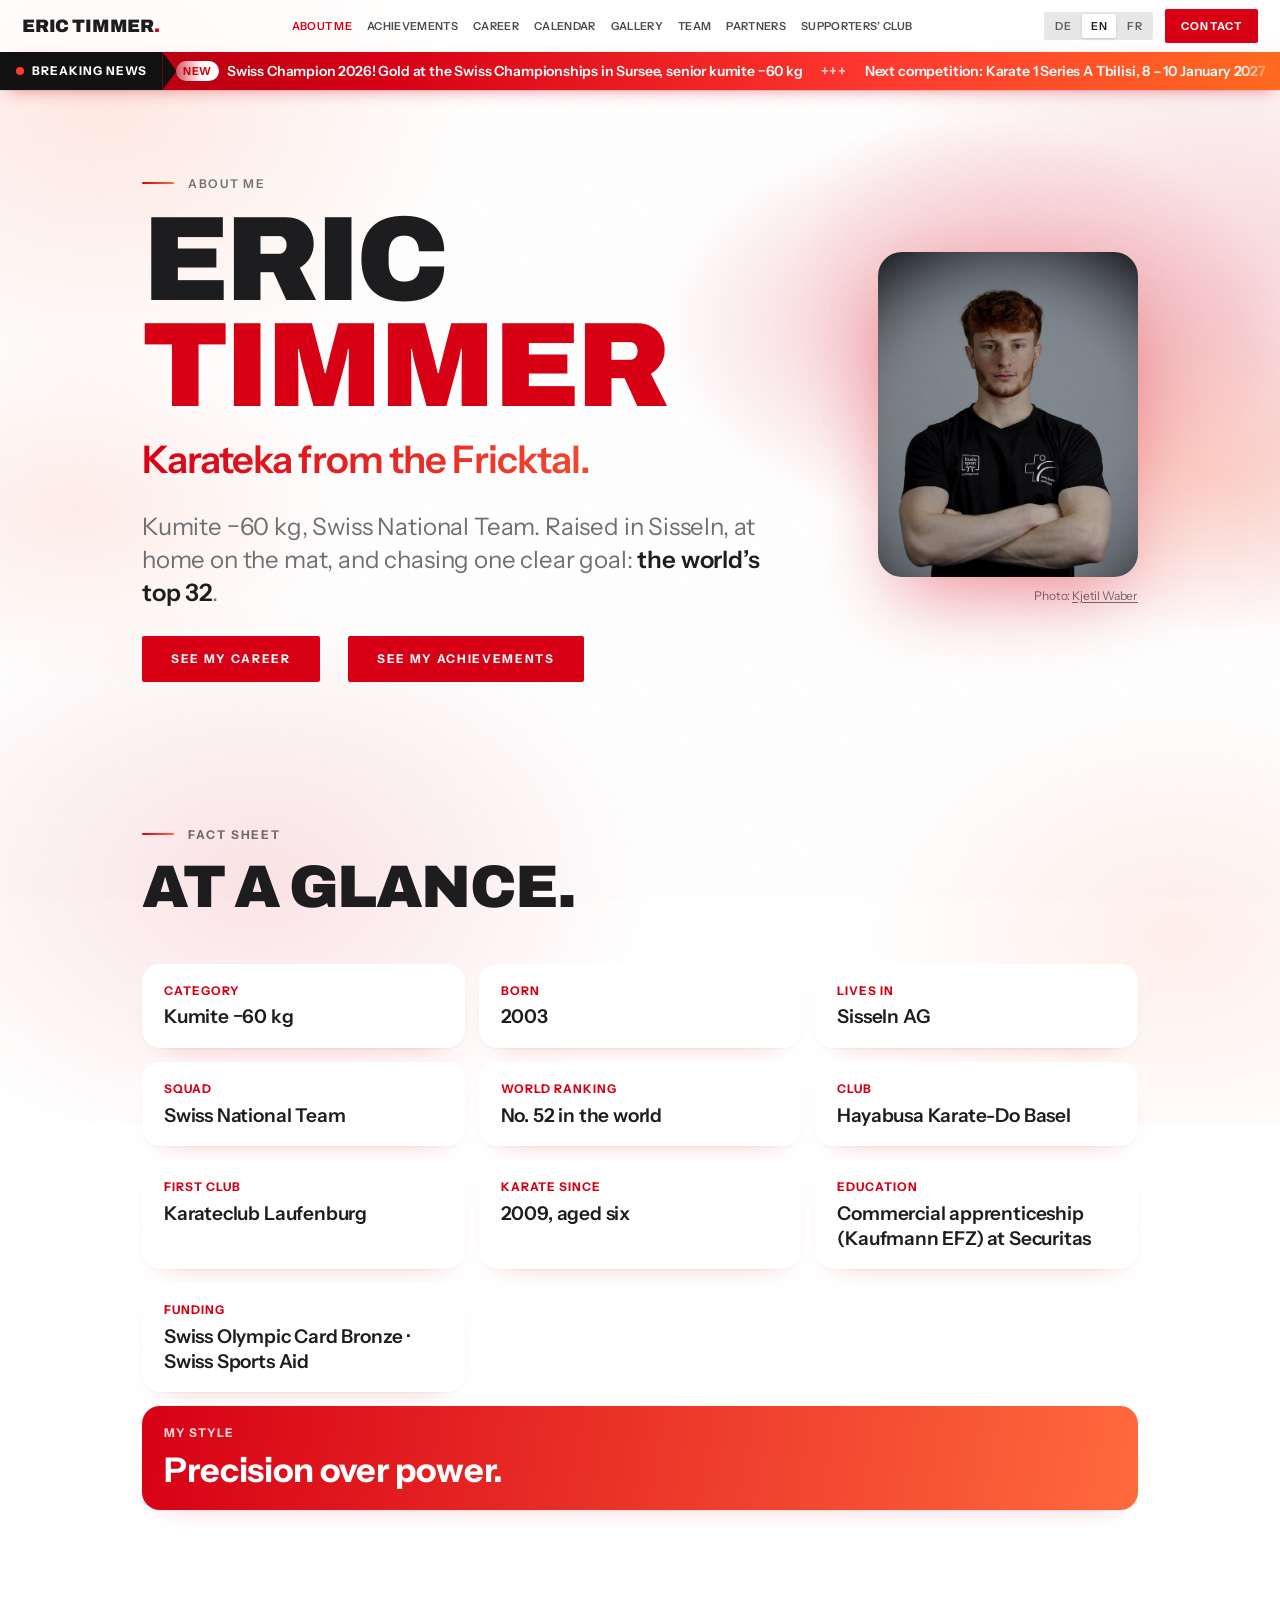
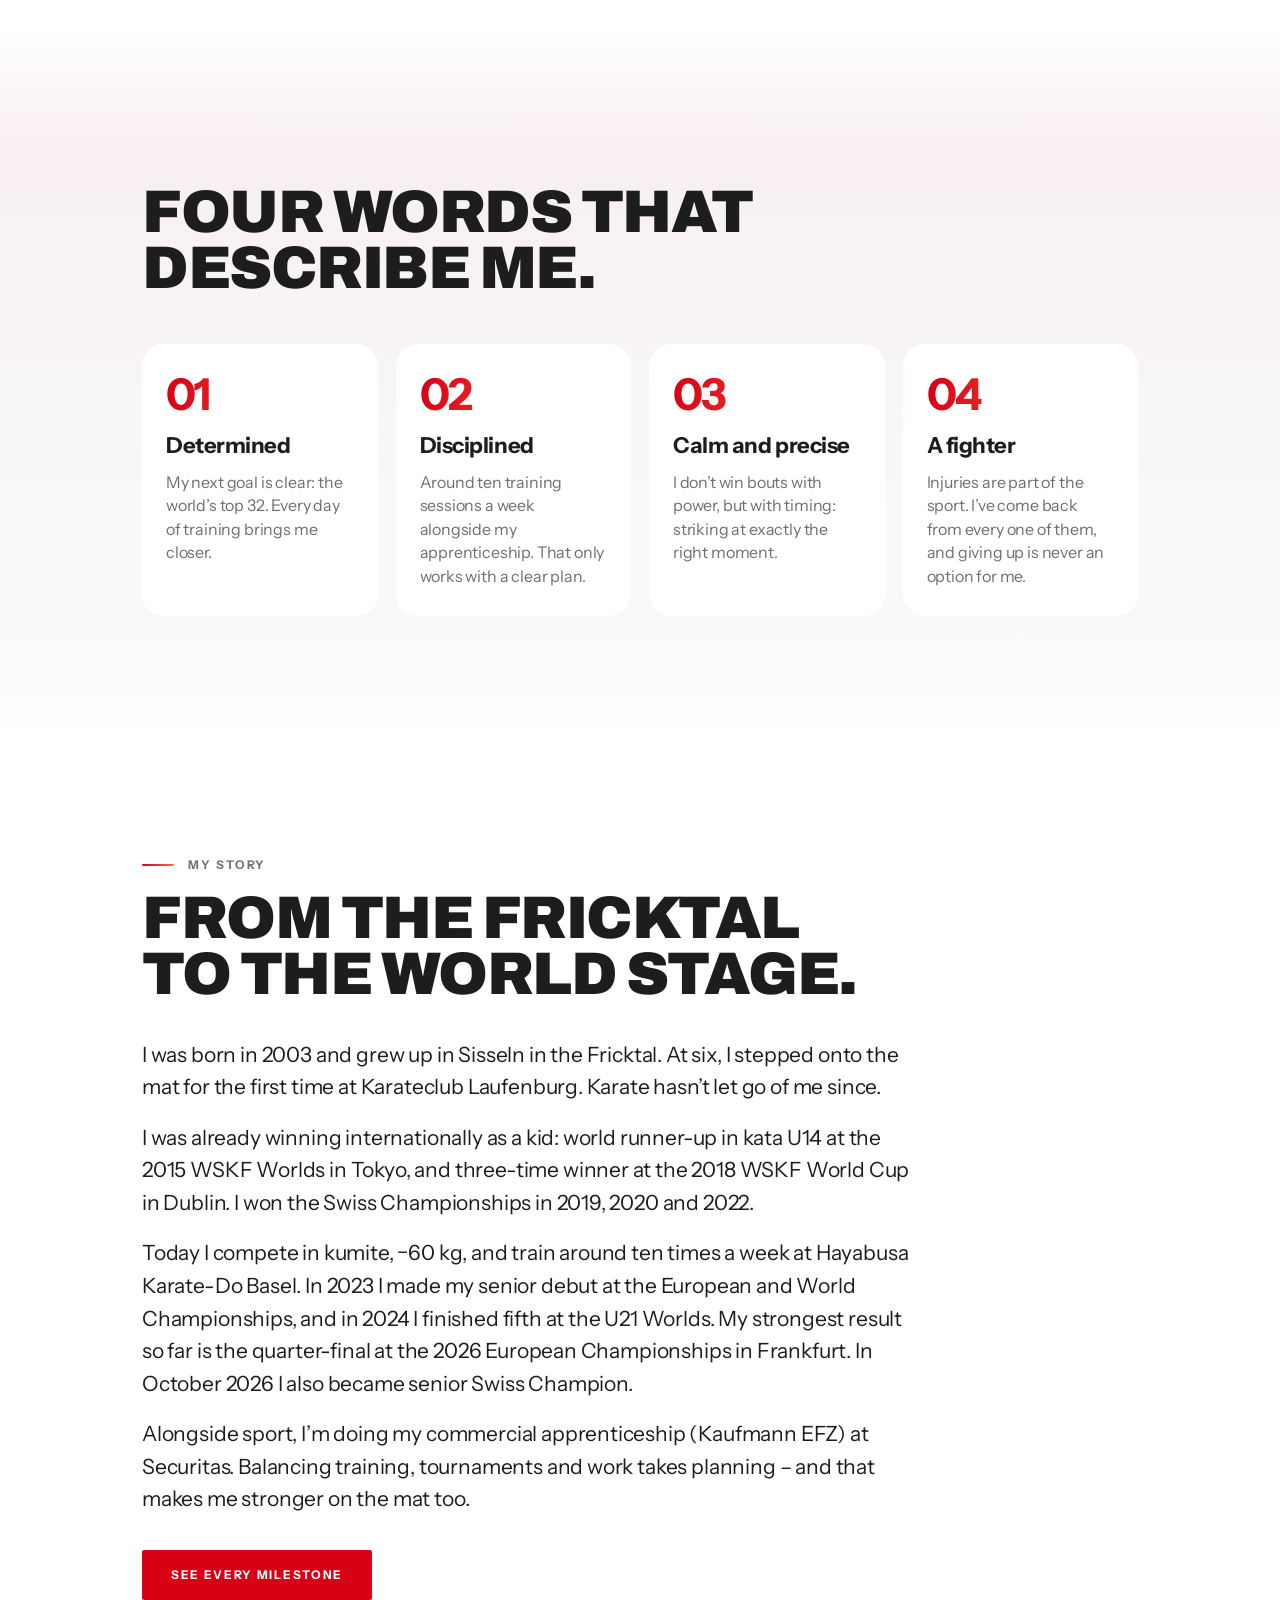
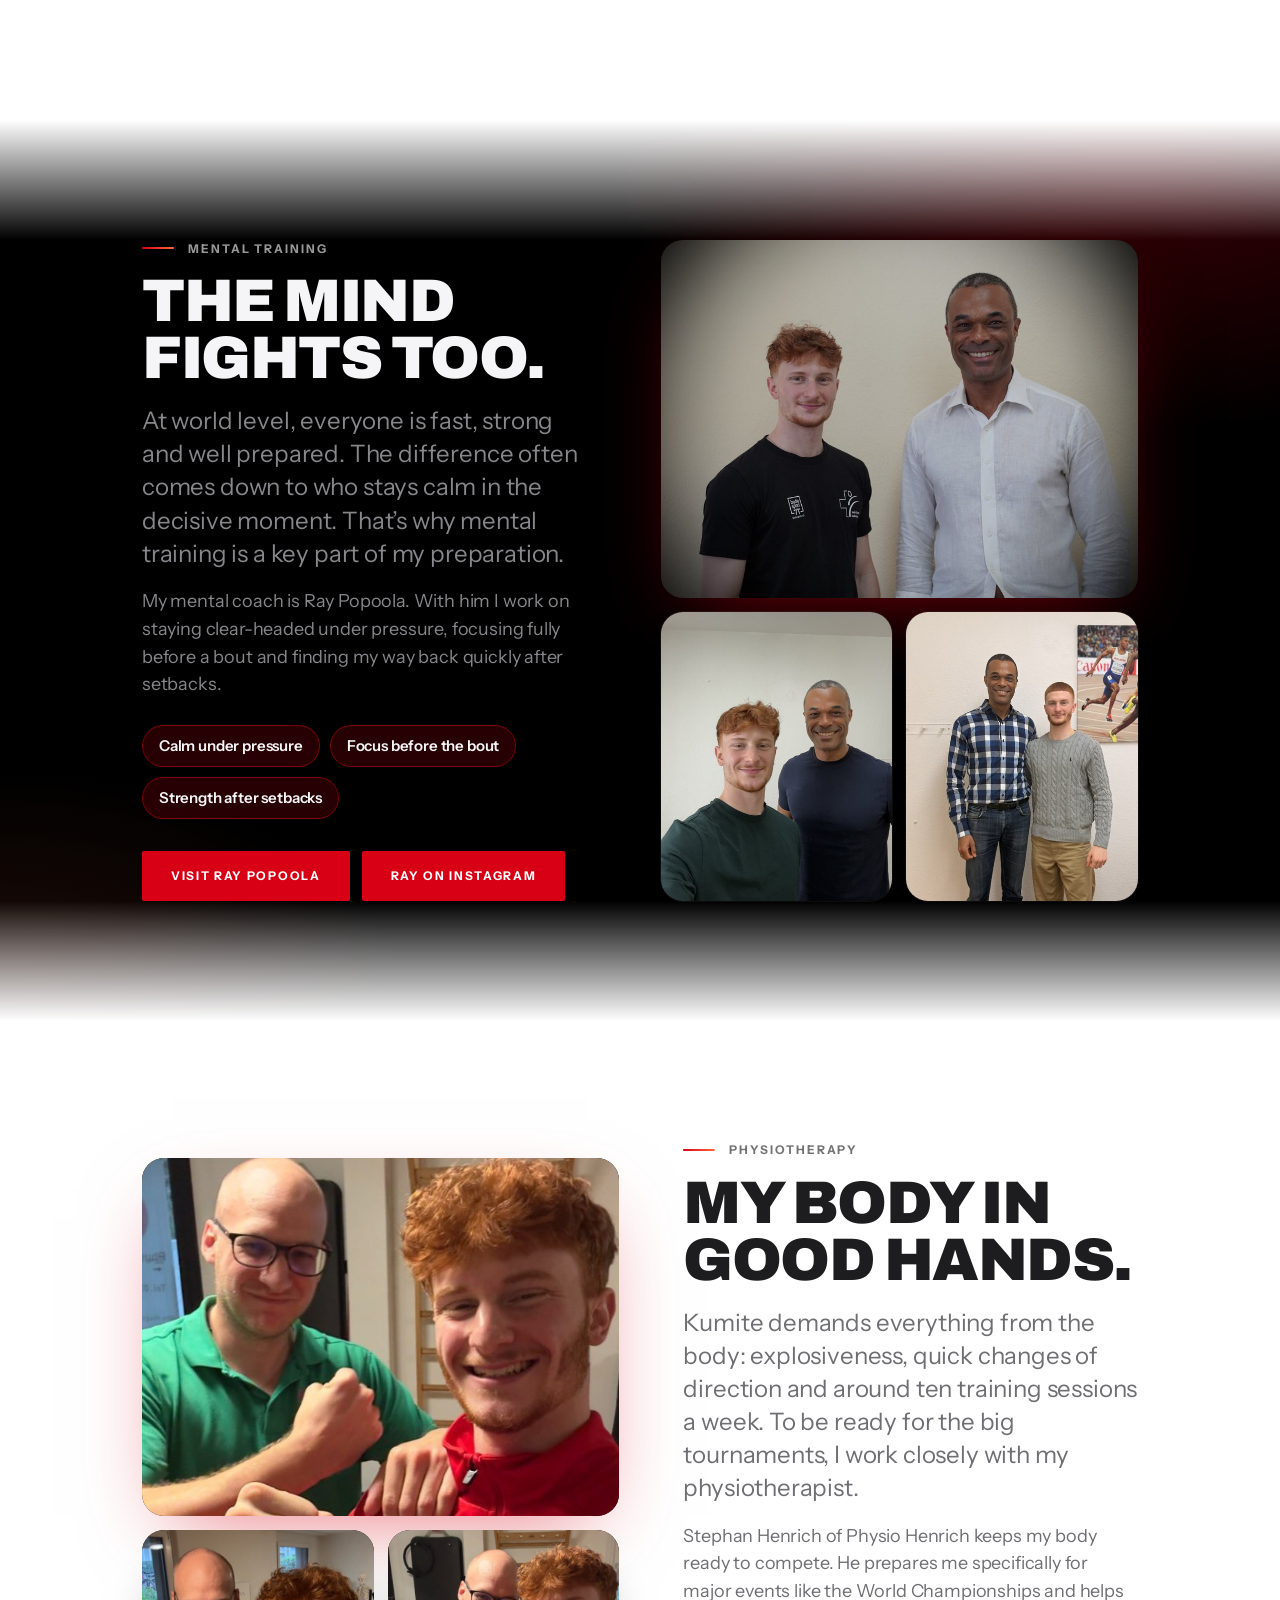
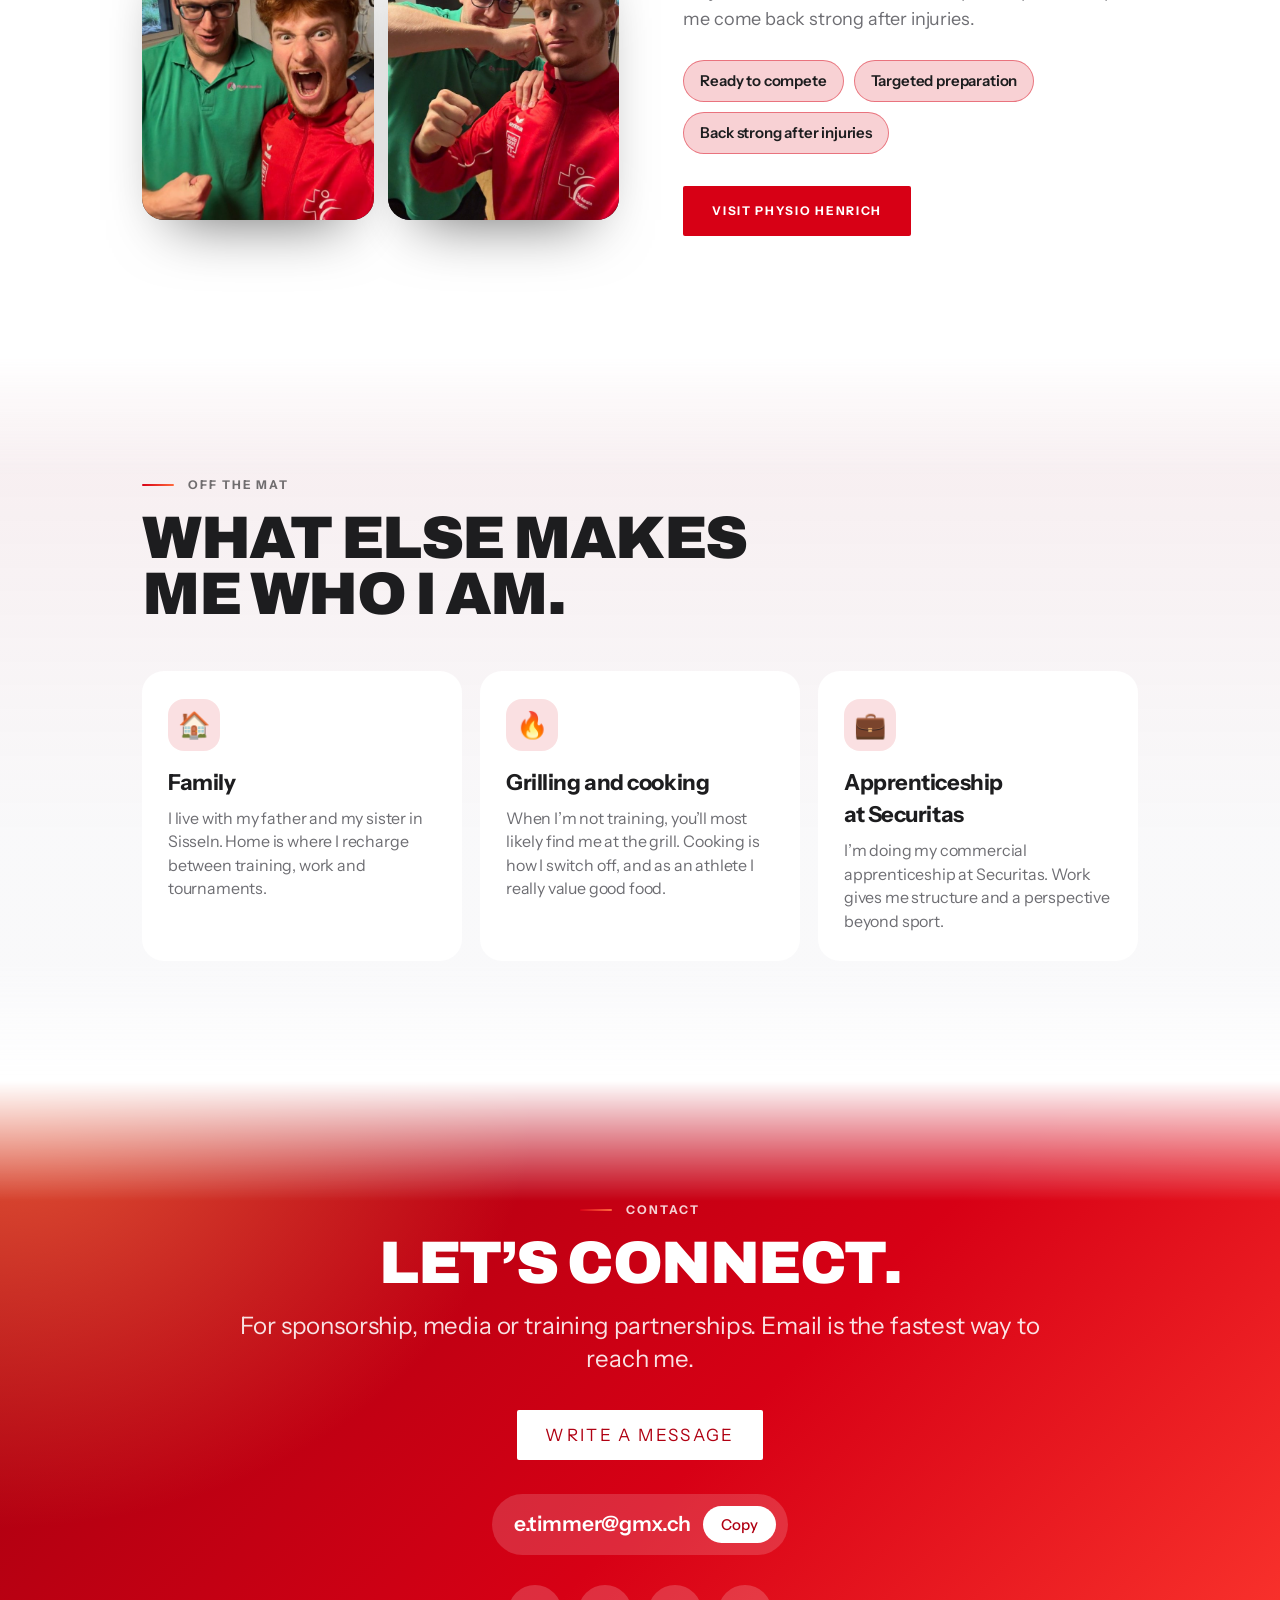
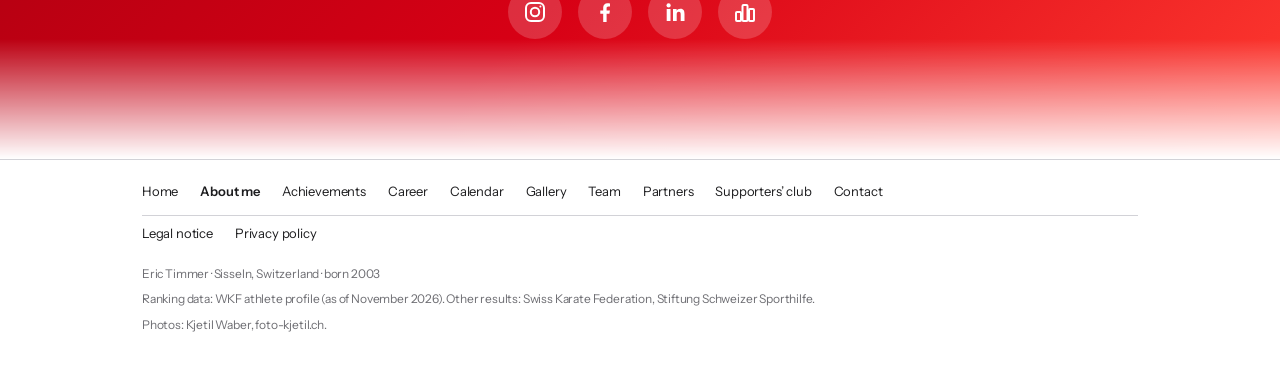
<file: ueber-mich.html>
<!doctype html>
<html lang="de">
<head>
<meta charset="utf-8">
<meta name="viewport" content="width=device-width, initial-scale=1, viewport-fit=cover">
<meta name="color-scheme" content="light dark">
<meta name="theme-color" content="#ffffff" media="(prefers-color-scheme: light)">
<meta name="theme-color" content="#000000" media="(prefers-color-scheme: dark)">
<title>Über mich · Eric Timmer</title>
<meta name="description" content="Steckbrief, Persönlichkeit und Geschichte von Eric Timmer, Karateka aus Sisseln (Kumite −60 kg, Schweizer Nationalkader).">
<link rel="canonical" href="https://erictimmer.ch/ueber-mich.html">
<link rel="icon" href="favicon.svg" type="image/svg+xml">
<link rel="icon" href="favicon-32.png" sizes="32x32" type="image/png">
<link rel="apple-touch-icon" href="apple-touch-icon.png">
<meta property="og:type" content="website">
<meta property="og:site_name" content="Eric Timmer">
<meta property="og:locale" content="de_CH">
<meta property="og:title" content="Über mich · Eric Timmer">
<meta property="og:description" content="Steckbrief, Persönlichkeit und Geschichte von Eric Timmer, Karateka aus Sisseln (Kumite −60 kg, Schweizer Nationalkader).">
<meta property="og:url" content="https://erictimmer.ch/ueber-mich.html">
<meta property="og:image" content="https://erictimmer.ch/images/og-image.jpg">
<meta property="og:image:width" content="1200">
<meta property="og:image:height" content="630">
<meta property="og:image:alt" content="Eric Timmer in der Swiss-Karate-Federation-Jacke">
<meta name="twitter:card" content="summary_large_image">
<link rel="alternate" hreflang="de" href="https://erictimmer.ch/ueber-mich.html?lang=de">
<link rel="alternate" hreflang="en" href="https://erictimmer.ch/ueber-mich.html?lang=en">
<link rel="alternate" hreflang="fr" href="https://erictimmer.ch/ueber-mich.html?lang=fr">
<link rel="stylesheet" href="assets/fonts.css?v=202611130110">
<link rel="stylesheet" href="assets/site.css?v=202611130110">
</head>
<body data-page="Über mich">
<nav class="top" aria-label="Hauptnavigation">
  <div class="wrap">
    <a class="brand" href="./">Eric Timmer</a>
    <div class="nav-links" id="navlinks">
      <a href="ueber-mich.html" aria-current="page">Über mich</a>
      <a href="erfolge.html">Erfolge</a>
      <a href="karriere.html">Karriere</a>
      <a href="kalender.html">Kalender</a>
      <a href="galerie.html">Galerie</a>
      <a href="team.html">Team</a>
      <a href="partner.html">Partner</a>
      <a href="goennerclub.html">Gönnerclub</a>
      <a href="#kontakt" class="only-m" data-contact>Kontakt</a>
    </div>
    <div class="nav-right">
      <div class="lang" role="group" aria-label="Sprache · Language · Langue">
        <button type="button" data-lang="de" aria-pressed="true" lang="de" title="Deutsch">DE</button>
        <button type="button" data-lang="en" aria-pressed="false" lang="en" title="English">EN</button>
        <button type="button" data-lang="fr" aria-pressed="false" lang="fr" title="Français">FR</button>
      </div>
      <a class="pill" href="#kontakt" data-contact>Kontakt</a>
      <button type="button" class="menu-btn" id="menubtn" aria-label="Menü" aria-expanded="false" aria-controls="navlinks"><svg class="bars" viewBox="0 0 20 20" fill="none" stroke="currentColor" stroke-width="1.8" stroke-linecap="round"><path d="M3 6h14M3 14h14"/></svg><svg class="x" viewBox="0 0 20 20" fill="none" stroke="currentColor" stroke-width="1.8" stroke-linecap="round"><path d="M5 5l10 10M15 5L5 15"/></svg></button>
    </div>
  </div>
</nav>

<main id="top">

<!-- ÜBER MICH: Kopf -->
  <section class="hero hero-split about-hero">
    <div class="wrap hs">
      <div class="hs-text">
        <div class="eyebrow">Über mich</div>
        <h1><span class="h1-a">Eric</span> <span class="h1-b">Timmer</span></h1>
        <div class="sub">Karateka aus dem Fricktal.</div>
        <p class="lead">Kumite −60 kg im Schweizer Nationalkader. Aufgewachsen in Sisseln, zu Hause auf der Matte, mit einem klaren Ziel: <b>die Top 32 der Welt</b>.</p>
        <div class="ctas">
          <a class="btn" href="karriere.html">Zur Karriere</a>
          <a class="btn" href="erfolge.html">Zu den Erfolgen</a>
        </div>
      </div>
      <figure class="hs-photo">
        <span class="hs-pic"><img src="images/portrait/eric-about.jpg" srcset="images/portrait/eric-about-sm.jpg 640w, images/portrait/eric-about.jpg 1100w" sizes="(max-width: 860px) 100vw, 480px" width="1100" height="1650" alt="Eric Timmer mit verschränkten Armen im schwarzen T-Shirt der Swiss Karate Federation" fetchpriority="high" decoding="async"></span>
        <figcaption>Foto: <a href="https://foto-kjetil.ch" target="_blank" rel="noopener">Kjetil Waber</a></figcaption>
      </figure>
    </div>
  </section>

<!-- ÜBER MICH: Steckbrief -->
  <section class="band" id="steckbrief">
    <div class="wrap">
      <div class="eyebrow r">Steckbrief</div>
      <h2 class="h-sec r" style="--d:.05s">Auf einen Blick.</h2>
      <dl class="sb r" style="--d:.1s">
        <div><dt>Kategorie</dt><dd>Kumite −60 kg</dd></div>
        <div><dt>Jahrgang</dt><dd>2003</dd></div>
        <div><dt>Wohnort</dt><dd>Sisseln AG</dd></div>
        <div><dt>Kader</dt><dd>Schweizer Nationalkader</dd></div>
        <div><dt>Weltrangliste</dt><dd>Nr. 52 der Welt</dd></div>
        <div><dt>Verein</dt><dd>Hayabusa Karate-Do Basel</dd></div>
        <div><dt>Erster Verein</dt><dd>Karateclub Laufenburg</dd></div>
        <div><dt>Karate seit</dt><dd>2009, mit sechs Jahren</dd></div>
        <div><dt>Ausbildung</dt><dd>Kaufmann EFZ bei Securitas</dd></div>
        <div><dt>Förderung</dt><dd>Swiss Olympic Card Bronze · Schweizer Sporthilfe</dd></div>
        <div class="wide"><dt>Mein Stil</dt><dd>Präzision statt Kraft.</dd></div>
      </dl>
    </div>
  </section>

<!-- ÜBER MICH: Eigenschaften -->
  <section class="band alt" id="eigenschaften">
    <div class="wrap">
      <div class="eyebrow r">So bin ich</div>
      <h2 class="h-sec r" style="--d:.05s">Vier Worte, die mich beschreiben.</h2>
      <div class="traits">
        <article class="trait r" style="--d:.1s"><span class="tr-n">01</span><h3>Zielstrebig</h3><p>Mein nächstes Ziel ist klar: die Top 32 der Welt. Jeder Trainingstag bringt mich näher dahin.</p></article>
        <article class="trait r" style="--d:.15s"><span class="tr-n">02</span><h3>Diszipliniert</h3><p>Rund zehn Trainings pro Woche und daneben die Lehre. Das geht nur mit einem klaren Plan.</p></article>
        <article class="trait r" style="--d:.2s"><span class="tr-n">03</span><h3>Ruhig und präzise</h3><p>Ich gewinne Kämpfe nicht mit Kraft, sondern mit Timing: im richtigen Moment treffen.</p></article>
        <article class="trait r" style="--d:.25s"><span class="tr-n">04</span><h3>Kämpferisch</h3><p>Verletzungen gehören dazu. Nach jeder bin ich zurückgekommen, und aufgeben ist für mich keine Option.</p></article>
      </div>
    </div>
  </section>

<!-- ÜBER MICH: Geschichte -->
  <section class="band" id="geschichte">
    <div class="wrap about-story">
      <div class="eyebrow r">Meine Geschichte</div>
      <h2 class="h-sec r" style="--d:.05s">Vom Fricktal auf die Weltbühne.</h2>
      <div class="story r" style="--d:.1s">
        <p>Ich bin 2003 geboren und in Sisseln im Fricktal aufgewachsen. Mit sechs Jahren stand ich beim Karateclub Laufenburg zum ersten Mal auf der Matte. Seitdem hat mich Karate nicht mehr losgelassen.</p>
        <p>Schon als Kind und Jugendlicher war ich international erfolgreich: 2015 Vize-Weltmeister Kata U14 an der WSKF-WM in Tokio, 2018 dreifacher Sieger am WSKF World Cup in Dublin. Bei den Schweizer Meisterschaften holte ich 2019, 2020 und 2022 den Titel.</p>
        <p>Heute kämpfe ich im Kumite, −60 kg, und trainiere rund zehnmal pro Woche bei Hayabusa Karate-Do Basel. 2023 gab ich mein Debüt an EM und WM der Elite, 2024 wurde ich Fünfter an der U21-WM. Mein bisher stärkstes Resultat ist der Viertelfinal an der Europameisterschaft 2026 in Frankfurt. Im Oktober 2026 wurde ich zudem Schweizer Meister der Elite.</p>
        <p>Neben dem Sport mache ich meine Lehre als Kaufmann EFZ bei Securitas. Training, Turniere und Ausbildung unter einen Hut zu bringen, verlangt Planung. Genau das macht mich auch auf der Matte stärker.</p>
      </div>
      <p class="r" style="--d:.15s;margin-top:34px"><a class="btn" href="karriere.html">Alle Stationen ansehen</a></p>
    </div>
  </section>

<!-- ÜBER MICH: Mentaltraining -->
  <section class="band dark" id="mental">
    <div class="wrap mental">
      <div class="mt-text">
        <div class="eyebrow r">Mentaltraining</div>
        <h2 class="h-sec r" style="--d:.05s">Der Kopf kämpft mit.</h2>
        <p class="lead r" style="--d:.1s">Auf Weltniveau sind alle schnell, stark und gut vorbereitet. Den Unterschied macht oft, wer im entscheidenden Moment ruhig bleibt. Darum ist Mentaltraining ein fester Teil meiner Vorbereitung.</p>
        <p class="mt-p r" style="--d:.12s">Mein Mentalcoach ist Ray Popoola. Mit ihm arbeite ich daran, unter Druck klar zu bleiben, mich vor dem Kampf voll zu fokussieren und nach Rückschlägen schnell wieder zu mir zu finden.</p>
        <ul class="mt-pts r" style="--d:.15s">
          <li>Ruhe unter Druck</li>
          <li>Fokus vor dem Kampf</li>
          <li>Stärke nach Rückschlägen</li>
        </ul>
        <div class="mt-btns r" style="--d:.2s">
          <a class="btn" href="https://raypopoola.com/" target="_blank" rel="noopener">Zu Ray Popoola</a>
          <a class="btn" href="https://www.instagram.com/raypopoola/" target="_blank" rel="noopener">Ray auf Instagram</a>
        </div>
      </div>
      <div class="mt-pics">
        <figure class="mt-big r" style="--d:.1s"><img src="images/mental/01-sm.jpg" srcset="images/mental/01-sm.jpg 820w, images/mental/01.jpg 2000w" sizes="(max-width: 900px) 92vw, 46vw" width="820" height="617" alt="Eric Timmer mit seinem Mentalcoach Ray Popoola" loading="lazy" decoding="async"></figure>
        <figure class="mt-sm mt-a r" style="--d:.16s"><img src="images/mental/02-sm.jpg" srcset="images/mental/02-sm.jpg 462w, images/mental/02.jpg 1126w" sizes="(max-width: 900px) 46vw, 23vw" width="462" height="820" alt="Selfie von Eric Timmer und Ray Popoola" loading="lazy" decoding="async"></figure>
        <figure class="mt-sm mt-b r" style="--d:.22s"><img src="images/mental/03-sm.jpg" srcset="images/mental/03-sm.jpg 461w, images/mental/03.jpg 1125w" sizes="(max-width: 900px) 46vw, 23vw" width="461" height="820" alt="Eric Timmer und Ray Popoola nach einer Sitzung" loading="lazy" decoding="async"></figure>
      </div>
    </div>
  </section>

<!-- ÜBER MICH: Physiotherapie -->
  <section class="band" id="physio">
    <div class="wrap mental mental-rev">
      <div class="mt-text">
        <div class="eyebrow r">Physiotherapie</div>
        <h2 class="h-sec r" style="--d:.05s">Mein Körper in guten Händen.</h2>
        <p class="lead r" style="--d:.1s">Kumite verlangt dem Körper alles ab: Explosivität, schnelle Richtungswechsel und rund zehn Trainings pro Woche. Damit ich an den grossen Turnieren bereit bin, arbeite ich eng mit meinem Physiotherapeuten zusammen.</p>
        <p class="mt-p r" style="--d:.12s">Stephan Henrich von Physio Henrich hält meinen Körper wettkampfbereit. Er bereitet mich gezielt auf wichtige Wettkämpfe wie die Weltmeisterschaft vor und hilft mir, nach Verletzungen stark zurückzukommen.</p>
        <ul class="mt-pts r" style="--d:.15s">
          <li>Wettkampfbereit</li>
          <li>Gezielte Vorbereitung</li>
          <li>Stark zurück nach Verletzungen</li>
        </ul>
        <div class="mt-btns r" style="--d:.2s">
          <a class="btn" href="https://www.physiohenrich.ch" target="_blank" rel="noopener">Zu Physio Henrich</a>
        </div>
      </div>
      <div class="mt-pics">
        <figure class="mt-big r" style="--d:.1s"><img src="images/physio/02-sm.jpg" width="619" height="877" alt="Eric Timmer mit seinem Physiotherapeuten Stephan Henrich" loading="lazy" decoding="async"></figure>
        <figure class="mt-sm r" style="--d:.16s"><img src="images/physio/01-sm.jpg" width="631" height="843" alt="Eric Timmer und Stephan Henrich in der Praxis" loading="lazy" decoding="async"></figure>
        <figure class="mt-sm r" style="--d:.22s"><img src="images/physio/03-sm.jpg" width="648" height="848" alt="Eric Timmer und Stephan Henrich mit erhobener Faust" loading="lazy" decoding="async"></figure>
      </div>
    </div>
  </section>

<!-- ÜBER MICH: Neben der Matte -->
  <section class="band alt" id="privat">
    <div class="wrap">
      <div class="eyebrow r">Neben der Matte</div>
      <h2 class="h-sec r" style="--d:.05s">Was mich sonst noch ausmacht.</h2>
      <div class="offmat">
        <article class="om r" style="--d:.1s"><div class="om-ico" aria-hidden="true">🏠</div><h3>Familie</h3><p>Ich wohne zusammen mit meinem Vater und meiner Schwester in Sisseln. Zu Hause tanke ich auf, zwischen Training, Lehre und Turnieren.</p></article>
        <article class="om r" style="--d:.15s"><div class="om-ico" aria-hidden="true">🔥</div><h3>Grillieren und Kochen</h3><p>Wenn ich nicht trainiere, stehe ich am liebsten am Grill. Kochen ist mein Ausgleich, und als Sportler weiss ich gutes Essen besonders zu schätzen.</p></article>
        <article class="om r" style="--d:.2s"><div class="om-ico" aria-hidden="true">💼</div><h3>Lehre bei Securitas</h3><p>Ich mache meine kaufmännische Lehre bei Securitas. Der Arbeitsalltag gibt mir Struktur und einen Blick über den Sport hinaus.</p></article>
      </div>
    </div>
  </section>

<!-- KONTAKT -->
  <section class="band contact" id="kontakt">
    <div class="wrap">
      <div class="eyebrow r">Kontakt</div>
      <h2 class="h-sec r" style="--d:.05s">Lass uns vernetzen.</h2>
      <p class="lead r" style="--d:.1s">Für Sponsoring, Medien oder Trainingskooperationen. Am schnellsten per E-Mail.</p>
      <div class="r" style="--d:.12s; margin-top: 34px"><button type="button" class="btn cd-open" data-contact>Nachricht schreiben</button></div>
      <div class="mailrow r" style="--d:.15s">
        <code id="mail">e.timmer@gmx.ch</code>
        <button type="button" id="copy">Kopieren</button>
      </div>
      <div class="socials r" style="--d:.2s">
        <a class="sico" href="https://www.instagram.com/ericsskf/" target="_blank" rel="noopener" aria-label="Instagram" title="Instagram"><svg viewBox="0 0 24 24" aria-hidden="true" fill="none" stroke="currentColor" stroke-width="2" stroke-linecap="round" stroke-linejoin="round"><rect x="3" y="3" width="18" height="18" rx="5"/><circle cx="12" cy="12" r="4.2"/><circle cx="17.4" cy="6.6" r="1" fill="currentColor" stroke="none"/></svg></a>
        <a class="sico" href="https://www.facebook.com/eric.timmer.313" target="_blank" rel="noopener" aria-label="Facebook" title="Facebook"><svg viewBox="0 0 24 24" aria-hidden="true" fill="currentColor"><path d="M13.6 22v-8.2h2.8l.5-3.4h-3.3V8.3c0-1 .4-1.800 1.900-1.800H17V3.400c-.3 0-1.300-.2-2.500-.2-2.600 0-4.300 1.600-4.300 4.400v2.800H7.300v3.400h2.900V22z"/></svg></a>
        <a class="sico" href="https://www.linkedin.com/in/eric-timmer-43140928b" target="_blank" rel="noopener" aria-label="LinkedIn" title="LinkedIn"><svg viewBox="0 0 24 24" aria-hidden="true" fill="currentColor"><circle cx="5.600" cy="5.400" r="2.100"/><rect x="3.700" y="9" width="3.800" height="12"/><path d="M10 9h3.600v1.700c.6-1.100 1.900-2 3.800-2 3.500 0 4.100 2.300 4.100 5.300V21h-3.800v-6.200c0-1.500 0-3-1.900-3s-2.100 1.400-2.100 2.900V21H10z"/></svg></a>
        <a class="sico" href="https://www.wkf.net/athletes/!/SUI02254" target="_blank" rel="noopener" aria-label="WKF-Profil" title="WKF-Profil"><svg viewBox="0 0 24 24" aria-hidden="true" fill="none" stroke="currentColor" stroke-width="2" stroke-linecap="round" stroke-linejoin="round"><rect x="3" y="12" width="5" height="9" rx="1"/><rect x="9.500" y="5" width="5" height="16" rx="1"/><rect x="16" y="9" width="5" height="12" rx="1"/></svg></a>
      </div>
    </div>
  </section>

<dialog class="cdlg" id="cdlg" aria-labelledby="cdlg-t">
    <form id="cform" novalidate>
      <div class="cd-head"><h3 id="cdlg-t">Schreib mir</h3><button type="button" class="cd-x" id="cdx" aria-label="Schliessen">×</button></div>
      <p class="cd-sub">Ich melde mich so schnell wie möglich bei dir.</p>
      <label class="fl" for="cf-name"><span>Name</span><input id="cf-name" name="name" autocomplete="name" required></label>
      <label class="fl" for="cf-email"><span>E-Mail</span><input id="cf-email" name="email" type="email" autocomplete="email" required></label>
      <label class="fl" for="cf-topic"><span>Thema</span><select id="cf-topic" name="topic"><option value="Sponsoring">Sponsoring</option><option value="Gönnerclub">Gönnerclub</option><option value="Medien">Medien</option><option value="Training">Training</option><option value="Anderes">Anderes</option></select></label>
      <label class="fl" for="cf-msg"><span>Nachricht</span><textarea id="cf-msg" name="message" rows="6" required></textarea></label>
      <input type="text" name="_honey" id="cf-honey" class="hp" tabindex="-1" autocomplete="off" aria-hidden="true">
      <p class="cd-err" id="cf-err" role="alert" hidden></p>
      <button class="btn cd-send" type="submit" id="cf-send">Nachricht senden</button>
      <p class="cd-priv">Deine Nachricht wird über den Formular-Dienst Web3Forms an mein E-Mail-Postfach weitergeleitet.</p>
    </form>
    <div class="cd-done" id="cf-done" hidden>
      <div class="cd-ok" aria-hidden="true">✓</div>
      <h3>Danke!</h3>
      <p>Deine Nachricht ist unterwegs. Ich melde mich bald bei dir.</p>
      <button type="button" class="btn cd-send" id="cf-close">Schliessen</button>
    </div>
  </dialog>

</main>

<footer>
  <div class="wrap">
    <nav class="fnav" aria-label="Seiten">
      <a href="./">Startseite</a>
      <a href="ueber-mich.html" aria-current="page">Über mich</a>
      <a href="erfolge.html">Erfolge</a>
      <a href="karriere.html">Karriere</a>
      <a href="kalender.html">Kalender</a>
      <a href="galerie.html">Galerie</a>
      <a href="team.html">Team</a>
      <a href="partner.html">Partner</a>
      <a href="goennerclub.html">Gönnerclub</a>
      <a href="#kontakt" data-contact>Kontakt</a>
    </nav>
    <nav class="fnav flegal" aria-label="Rechtliches">
      <a href="impressum.html">Impressum</a>
      <a href="datenschutz.html">Datenschutz</a>
    </nav>
    <div>Eric Timmer · Sisseln AG · Jahrgang 2003</div>
    <div>Ranglistendaten: WKF-Athletenprofil (Stand November 2026). Weitere Resultate: Swiss Karate Federation, Stiftung Schweizer Sporthilfe.</div>
    <div>Fotos: Kjetil Waber, foto-kjetil.ch.</div>
  </div>
</footer>

<script src="assets/site.js?v=202611130110"></script>
<script data-goatcounter="https://erictimmer.goatcounter.com/count" async src="https://gc.zgo.at/count.js"></script>
</body>
</html>
</file>
<file: assets/fonts.css>
/* Schriften lokal (statt Google Fonts) – Archivo & Instrument Sans, SIL Open Font License (Lizenzen in assets/fonts/) */
@font-face {
  font-family: 'Archivo';
  font-style: normal;
  font-display: swap;
  font-weight: 800;
  src: url(fonts/archivo-latin-ext-800-normal.woff2) format('woff2');
  unicode-range: U+0100-02BA,U+02BD-02C5,U+02C7-02CC,U+02CE-02D7,U+02DD-02FF,U+0304,U+0308,U+0329,U+1D00-1DBF,U+1E00-1E9F,U+1EF2-1EFF,U+2020,U+20A0-20AB,U+20AD-20C0,U+2113,U+2C60-2C7F,U+A720-A7FF;
}
@font-face {
  font-family: 'Archivo';
  font-style: normal;
  font-display: swap;
  font-weight: 800;
  src: url(fonts/archivo-latin-800-normal.woff2) format('woff2');
  unicode-range: U+0000-00FF,U+0131,U+0152-0153,U+02BB-02BC,U+02C6,U+02DA,U+02DC,U+0304,U+0308,U+0329,U+2000-206F,U+20AC,U+2122,U+2191,U+2193,U+2212,U+2215,U+FEFF,U+FFFD;
}
@font-face {
  font-family: 'Archivo';
  font-style: normal;
  font-display: swap;
  font-weight: 900;
  src: url(fonts/archivo-latin-ext-900-normal.woff2) format('woff2');
  unicode-range: U+0100-02BA,U+02BD-02C5,U+02C7-02CC,U+02CE-02D7,U+02DD-02FF,U+0304,U+0308,U+0329,U+1D00-1DBF,U+1E00-1E9F,U+1EF2-1EFF,U+2020,U+20A0-20AB,U+20AD-20C0,U+2113,U+2C60-2C7F,U+A720-A7FF;
}
@font-face {
  font-family: 'Archivo';
  font-style: normal;
  font-display: swap;
  font-weight: 900;
  src: url(fonts/archivo-latin-900-normal.woff2) format('woff2');
  unicode-range: U+0000-00FF,U+0131,U+0152-0153,U+02BB-02BC,U+02C6,U+02DA,U+02DC,U+0304,U+0308,U+0329,U+2000-206F,U+20AC,U+2122,U+2191,U+2193,U+2212,U+2215,U+FEFF,U+FFFD;
}
@font-face {
  font-family: 'Instrument Sans';
  font-style: normal;
  font-display: swap;
  font-weight: 400;
  src: url(fonts/instrument-sans-latin-ext-400-normal.woff2) format('woff2');
  unicode-range: U+0100-02BA,U+02BD-02C5,U+02C7-02CC,U+02CE-02D7,U+02DD-02FF,U+0304,U+0308,U+0329,U+1D00-1DBF,U+1E00-1E9F,U+1EF2-1EFF,U+2020,U+20A0-20AB,U+20AD-20C0,U+2113,U+2C60-2C7F,U+A720-A7FF;
}
@font-face {
  font-family: 'Instrument Sans';
  font-style: normal;
  font-display: swap;
  font-weight: 400;
  src: url(fonts/instrument-sans-latin-400-normal.woff2) format('woff2');
  unicode-range: U+0000-00FF,U+0131,U+0152-0153,U+02BB-02BC,U+02C6,U+02DA,U+02DC,U+0304,U+0308,U+0329,U+2000-206F,U+20AC,U+2122,U+2191,U+2193,U+2212,U+2215,U+FEFF,U+FFFD;
}
@font-face {
  font-family: 'Instrument Sans';
  font-style: normal;
  font-display: swap;
  font-weight: 500;
  src: url(fonts/instrument-sans-latin-ext-500-normal.woff2) format('woff2');
  unicode-range: U+0100-02BA,U+02BD-02C5,U+02C7-02CC,U+02CE-02D7,U+02DD-02FF,U+0304,U+0308,U+0329,U+1D00-1DBF,U+1E00-1E9F,U+1EF2-1EFF,U+2020,U+20A0-20AB,U+20AD-20C0,U+2113,U+2C60-2C7F,U+A720-A7FF;
}
@font-face {
  font-family: 'Instrument Sans';
  font-style: normal;
  font-display: swap;
  font-weight: 500;
  src: url(fonts/instrument-sans-latin-500-normal.woff2) format('woff2');
  unicode-range: U+0000-00FF,U+0131,U+0152-0153,U+02BB-02BC,U+02C6,U+02DA,U+02DC,U+0304,U+0308,U+0329,U+2000-206F,U+20AC,U+2122,U+2191,U+2193,U+2212,U+2215,U+FEFF,U+FFFD;
}
@font-face {
  font-family: 'Instrument Sans';
  font-style: normal;
  font-display: swap;
  font-weight: 600;
  src: url(fonts/instrument-sans-latin-ext-600-normal.woff2) format('woff2');
  unicode-range: U+0100-02BA,U+02BD-02C5,U+02C7-02CC,U+02CE-02D7,U+02DD-02FF,U+0304,U+0308,U+0329,U+1D00-1DBF,U+1E00-1E9F,U+1EF2-1EFF,U+2020,U+20A0-20AB,U+20AD-20C0,U+2113,U+2C60-2C7F,U+A720-A7FF;
}
@font-face {
  font-family: 'Instrument Sans';
  font-style: normal;
  font-display: swap;
  font-weight: 600;
  src: url(fonts/instrument-sans-latin-600-normal.woff2) format('woff2');
  unicode-range: U+0000-00FF,U+0131,U+0152-0153,U+02BB-02BC,U+02C6,U+02DA,U+02DC,U+0304,U+0308,U+0329,U+2000-206F,U+20AC,U+2122,U+2191,U+2193,U+2212,U+2215,U+FEFF,U+FFFD;
}
@font-face {
  font-family: 'Instrument Sans';
  font-style: normal;
  font-display: swap;
  font-weight: 700;
  src: url(fonts/instrument-sans-latin-ext-700-normal.woff2) format('woff2');
  unicode-range: U+0100-02BA,U+02BD-02C5,U+02C7-02CC,U+02CE-02D7,U+02DD-02FF,U+0304,U+0308,U+0329,U+1D00-1DBF,U+1E00-1E9F,U+1EF2-1EFF,U+2020,U+20A0-20AB,U+20AD-20C0,U+2113,U+2C60-2C7F,U+A720-A7FF;
}
@font-face {
  font-family: 'Instrument Sans';
  font-style: normal;
  font-display: swap;
  font-weight: 700;
  src: url(fonts/instrument-sans-latin-700-normal.woff2) format('woff2');
  unicode-range: U+0000-00FF,U+0131,U+0152-0153,U+02BB-02BC,U+02C6,U+02DA,U+02DC,U+0304,U+0308,U+0329,U+2000-206F,U+20AC,U+2122,U+2191,U+2193,U+2212,U+2215,U+FEFF,U+FFFD;
}
</file>
<file: assets/site.css>
/* Layout: Apple-artige Produktseite. Helle, ruhige Flächen, riesige Typo, ein dunkles "Produkt"-Panel mit dem Weltrang, Highlights als wischbare Galerie. */
:root {
  --bg: #ffffff;
  --bg-alt: #f5f5f7;
  --fg: #1d1d1f;
  --muted: #6e6e73;
  --faint: #d2d2d7;
  --red: #d70015;
  --link: #0066cc;
  --panel: #000000;
  --panel-fg: #f5f5f7;
  --panel-muted: #86868b;
  --card: #ffffff;
  --nav: rgba(255,255,255,0.78);
  --font: -apple-system, BlinkMacSystemFont, "SF Pro Display", "Instrument Sans", "Segoe UI", Roboto, "Helvetica Neue", Arial, sans-serif;
  --text: -apple-system, BlinkMacSystemFont, "SF Pro Text", "Instrument Sans", "Segoe UI", Roboto, "Helvetica Neue", Arial, sans-serif;
  --ease: cubic-bezier(.25,.1,.25,1);
  --wrap: 1040px;
}
@media (prefers-color-scheme: dark) {
  :root:not([data-theme="light"]) {
    --bg: #000000; --bg-alt: #161617; --fg: #f5f5f7; --muted: #a1a1a6; --faint: #424245;
    --red: #ff453a; --link: #2997ff; --panel: #1c1c1e; --panel-fg: #f5f5f7; --panel-muted: #98989d;
    --card: #1c1c1e; --nav: rgba(22,22,23,0.78); color-scheme: dark;
  }
}
:root[data-theme="dark"] {
  --bg: #000000; --bg-alt: #161617; --fg: #f5f5f7; --muted: #a1a1a6; --faint: #424245;
  --red: #ff453a; --link: #2997ff; --panel: #1c1c1e; --panel-fg: #f5f5f7; --panel-muted: #98989d;
  --card: #1c1c1e; --nav: rgba(22,22,23,0.78); color-scheme: dark;
}

* { box-sizing: border-box; }
body { margin: 0; }
img { max-width: 100%; }
html { scroll-behavior: smooth; }
body {
  background: var(--bg); color: var(--fg);
  font-family: var(--text); font-size: 17px; line-height: 1.47; letter-spacing: -0.01em;
  -webkit-font-smoothing: antialiased; overflow-x: hidden;
}
body::before { content: ""; position: fixed; inset: 0 0 auto; height: env(safe-area-inset-top, 0px); z-index: 10; background: var(--nav); }
h1, h2, h3 { font-family: var(--font); margin: 0; text-wrap: balance; letter-spacing: -0.03em; }
p { margin: 0; }
a { color: var(--link); text-decoration: none; }
a:hover { text-decoration: underline; }
a:focus-visible, button:focus-visible { outline: 2px solid var(--link); outline-offset: 3px; border-radius: 6px; }

.wrap { max-width: var(--wrap); margin: 0 auto; padding-left: max(22px, env(safe-area-inset-left, 0px)); padding-right: max(22px, env(safe-area-inset-right, 0px)); }
.band { padding-block: 120px; }
.band.alt { background: var(--bg-alt); }
@media (max-width: 734px) { .band { padding-block: 80px; } }

.eyebrow { font-size: 17px; font-weight: 600; color: var(--red); margin-bottom: 10px; }
.h-sec { font-size: clamp(40px, 6vw, 64px); font-weight: 700; line-height: 1.06; }
.lead { font-size: clamp(19px, 2.2vw, 24px); color: var(--muted); line-height: 1.38; margin-top: 18px; max-width: 34em; }
.lead b { color: var(--fg); font-weight: 600; }
.chev::after { content: "›"; margin-left: .3em; }

/* ---------- reveal (nur für Elemente unterhalb des ersten Bildschirms) ---------- */
.r { transition: opacity 1s var(--ease), transform 1s var(--ease); transition-delay: var(--d, 0s); }
.r.pre { opacity: 0; transform: translateY(36px); }

/* ---------- nav ---------- */
nav.top {
  position: sticky; top: env(safe-area-inset-top, 0px); z-index: 50;
  background: var(--nav); backdrop-filter: saturate(180%) blur(20px); -webkit-backdrop-filter: saturate(180%) blur(20px);
  border-bottom: 1px solid color-mix(in srgb, var(--faint) 60%, transparent);
}
nav.top .wrap { display: flex; align-items: center; justify-content: space-between; height: 52px; gap: 16px; }
.brand { font-family: var(--font); font-weight: 600; font-size: 21px; color: var(--fg); letter-spacing: -0.02em; white-space: nowrap; }
.brand:hover { text-decoration: none; }
.nav-links { display: flex; gap: 26px; font-size: 12px; }
.nav-links a { color: var(--fg); opacity: .8; }
.nav-links a:hover { opacity: 1; text-decoration: none; }
.pill { font-size: 12px; font-weight: 500; background: var(--red); color: #fff; padding: 5px 12px; border-radius: 980px; white-space: nowrap; }
.pill:hover { text-decoration: none; filter: brightness(1.08); }
@media (max-width: 1160px) { .nav-links { gap: 16px; } }
@media (max-width: 1000px) { .nav-links { display: none; } }
.nav-right { display: flex; align-items: center; gap: 12px; }
.lang { display: flex; gap: 2px; padding: 2px; border-radius: 980px; background: color-mix(in srgb, var(--muted) 16%, transparent); }
.lang button { border: 0; background: transparent; cursor: pointer; font: 600 11px var(--text); letter-spacing: .05em; color: var(--muted); padding: 5px 9px; border-radius: 980px; transition: background .25s, color .25s; }
.lang button:hover { color: var(--fg); }
.lang button[aria-pressed="true"] { background: var(--bg); color: var(--fg); box-shadow: 0 1px 3px rgba(0,0,0,.14); }

/* ---------- hero ---------- */
.hero { text-align: center; padding-block: 88px 40px; }
.hero .eyebrow { margin-bottom: 14px; }
.hero h1 { font-size: clamp(56px, 11vw, 120px); font-weight: 700; line-height: 1; letter-spacing: -0.045em; }
.hero .sub { font-family: var(--font); font-size: clamp(26px, 4vw, 40px); font-weight: 600; margin-top: 14px; letter-spacing: -0.025em; }
.hero .lead { margin: 18px auto 0; text-align: center; }
.hero .ctas { display: flex; justify-content: center; align-items: center; gap: 12px clamp(16px, 4vw, 28px); margin-top: 26px; font-size: 17px; flex-wrap: wrap; }
.hero .ctas > a { display: inline-flex; align-items: center; min-height: 46px; line-height: 1; }
.btn { display: inline-flex; align-items: center; justify-content: center; min-height: 46px; background: var(--link); color: #fff; padding: 0 22px; border-radius: 980px; font-size: 17px; line-height: 1; }
.btn:hover { text-decoration: none; filter: brightness(1.08); }
@keyframes rise { from { opacity: .25; transform: translateY(18px); } to { opacity: 1; transform: none; } }
.intro .hero .hs-text > *, .intro .hero .hs-photo { animation: rise 1.1s var(--ease) both; }
.intro .hero .hs-text > *:nth-child(2) { animation-delay: .08s; }
.intro .hero .hs-text > *:nth-child(3) { animation-delay: .16s; }
.intro .hero .hs-text > *:nth-child(4) { animation-delay: .24s; }
.intro .hero .hs-text > *:nth-child(5) { animation-delay: .32s; }
.intro .hero .hs-text > *:nth-child(6) { animation-delay: .4s; }
.intro .hero .hs-photo { animation-delay: .2s; }

/* produkt-panel: der Weltrang */
.stage { padding-bottom: 40px; }
.panel {
  position: relative; overflow: hidden; border-radius: 28px; background: var(--panel); color: var(--panel-fg);
  padding: clamp(36px, 6vw, 72px) clamp(24px, 5vw, 64px);
  transform-origin: 50% 0; will-change: transform;
}
.panel::before {
  content: ""; position: absolute; inset: auto -20% -60% -20%; height: 120%;
  background: radial-gradient(closest-side, color-mix(in srgb, var(--red) 55%, transparent), transparent 70%);
  opacity: .55; pointer-events: none;
}
.panel-grid { position: relative; display: grid; grid-template-columns: 1.15fr 1fr; gap: 40px; align-items: center; }
@media (max-width: 760px) { .panel-grid { grid-template-columns: 1fr; } }
.panel .k { font-size: 17px; font-weight: 600; color: var(--panel-muted); }
.rank-big { font-family: var(--font); font-weight: 700; font-size: clamp(120px, 22vw, 240px); line-height: .85; letter-spacing: -0.06em; font-variant-numeric: tabular-nums; margin-top: 10px; }
.rank-big small { font-size: .28em; letter-spacing: -0.03em; vertical-align: top; margin-right: .08em; color: var(--panel-muted); }
.panel .cap { color: var(--panel-muted); margin-top: 14px; font-size: 15px; }
.panel-facts { display: grid; gap: 22px; }
.pf { border-top: 1px solid rgba(255,255,255,.16); padding-top: 14px; }
.pf .v { font-family: var(--font); font-size: clamp(28px, 3.4vw, 40px); font-weight: 700; letter-spacing: -0.03em; font-variant-numeric: tabular-nums; }
.pf .l { color: var(--panel-muted); font-size: 15px; }

/* ---------- statement (Wort für Wort) ---------- */
.statement p { font-family: var(--font); font-size: clamp(30px, 4.6vw, 52px); font-weight: 600; line-height: 1.16; letter-spacing: -0.03em; max-width: 22em; }
.statement .w { color: var(--faint); transition: color .25s linear; }
.statement .w.on { color: var(--fg); }
.statement .w.hl.on { color: var(--red); }

/* ---------- highlights gallery ---------- */
.gal-head { display: flex; justify-content: space-between; align-items: end; gap: 20px; flex-wrap: wrap; }
.gal-nav { display: flex; gap: 12px; }
.gal-nav button {
  width: 44px; height: 44px; border-radius: 50%; border: 0; cursor: pointer;
  background: color-mix(in srgb, var(--muted) 18%, transparent); color: var(--fg); font-size: 20px; line-height: 1;
  transition: background .2s, opacity .2s;
}
.gal-nav button:hover { background: color-mix(in srgb, var(--muted) 30%, transparent); }
.gal-nav button:disabled { opacity: .35; cursor: default; }
.gallery {
  display: grid; grid-auto-flow: column; grid-auto-columns: min(372px, 82vw); gap: 20px;
  overflow-x: auto; scroll-snap-type: x mandatory; scrollbar-width: none;
  margin-top: 40px; padding-block: 8px 24px;
  padding-left: max(22px, env(safe-area-inset-left, 0px), calc((100vw - var(--wrap)) / 2 + 22px));
  padding-right: max(22px, env(safe-area-inset-right, 0px));
  scroll-padding-left: max(22px, calc((100vw - var(--wrap)) / 2 + 22px));
}
.gallery::-webkit-scrollbar { display: none; }
.hcard {
  scroll-snap-align: start; position: relative; min-height: 500px; border-radius: 26px; overflow: hidden;
  background: var(--card); padding: 30px 28px; display: flex; flex-direction: column; gap: 10px;
  box-shadow: 0 2px 12px rgba(0,0,0,.06);
  transition: transform .5s var(--ease), box-shadow .5s var(--ease);
}
.hcard:hover { transform: scale(1.015); box-shadow: 0 10px 34px rgba(0,0,0,.12); }
.hcard .when { font-size: 13px; font-weight: 600; color: var(--muted); text-transform: uppercase; letter-spacing: .06em; }
.hcard h3 { font-size: 26px; font-weight: 700; line-height: 1.12; letter-spacing: -0.025em; }
.hcard p { color: var(--muted); font-size: 16px; }
.hcard .big { margin-top: auto; font-family: var(--font); font-weight: 700; font-size: 96px; line-height: .9; letter-spacing: -0.05em; font-variant-numeric: tabular-nums; }
.hcard .big small { font-size: 22px; letter-spacing: -0.01em; font-weight: 600; display: block; margin-top: 8px; color: var(--muted); }
.hcard.dark { background: var(--panel); color: var(--panel-fg); }
.hcard.dark p, .hcard.dark .when, .hcard.dark .big small { color: var(--panel-muted); }
.hcard.red .big { color: var(--red); }
.hcard blockquote { margin: 6px 0 0; font-family: var(--font); font-size: 21px; font-weight: 600; letter-spacing: -0.02em; }
.dots { display: flex; justify-content: center; gap: 8px; margin-top: 6px; }
.dots i { width: 8px; height: 8px; border-radius: 50%; background: var(--faint); transition: background .3s, width .3s; }
.dots i.on { background: var(--fg); width: 22px; border-radius: 4px; }

/* ---------- ranking ---------- */
.rank-wrap { display: grid; grid-template-columns: 1fr 1fr; gap: 24px; align-items: stretch; margin-top: 56px; }
@media (max-width: 860px) { .rank-wrap { grid-template-columns: 1fr; gap: 40px; } }
.track-box { background: var(--card); border-radius: 26px; padding: 36px 30px 30px; }
.band.alt .track-box { background: var(--card); }
.band:not(.alt) .track-box { background: var(--bg-alt); }
.track-title { font-weight: 600; font-size: 17px; }
.track-sub { color: var(--muted); font-size: 15px; margin-top: 2px; }
.track { position: relative; height: 10px; border-radius: 6px; margin: 64px 0 40px; background: linear-gradient(90deg, color-mix(in srgb, var(--red) 75%, transparent) 0 32%, var(--faint) 32% 100%); }
.mark { position: absolute; top: 50%; transform: translate(-50%, -50%); }
.mark .dot { width: 22px; height: 22px; border-radius: 50%; background: var(--fg); border: 4px solid var(--card); box-shadow: 0 2px 8px rgba(0,0,0,.25); }
.mark .lab { position: absolute; bottom: 30px; left: 50%; transform: translateX(-50%); white-space: nowrap; font-size: 13px; font-weight: 600; text-align: center; }
.mark.goal .dot { background: var(--red); width: 14px; height: 14px; border-width: 3px; }
.mark.goal .lab { bottom: auto; top: 22px; color: var(--red); }
#me { left: 52%; transition: left 1.8s var(--ease); }
.scale { display: flex; justify-content: space-between; font-size: 13px; color: var(--muted); font-variant-numeric: tabular-nums; }
.pts { display: grid; gap: 10px; margin-top: 28px; }
.pt-row { display: grid; grid-template-columns: 1fr auto; gap: 12px; align-items: center; font-size: 15px; }
.pt-row .bar { grid-column: 1 / -1; height: 6px; border-radius: 4px; background: var(--faint); overflow: hidden; }
.pt-row .bar i { display: block; height: 100%; border-radius: 4px; background: var(--fg); width: var(--w); transition: width 1.4s var(--ease); }
.pt-row .num { font-variant-numeric: tabular-nums; color: var(--muted); }
.r.pre .pt-row .bar i { width: 0; }

/* ---------- timeline ---------- */
.years { margin-top: 56px; display: grid; gap: 0; }
.yr { display: grid; grid-template-columns: 140px 1fr; gap: 28px; align-items: baseline; padding-block: 28px; border-top: 1px solid var(--faint); }
.yr:last-child { border-bottom: 1px solid var(--faint); }
@media (max-width: 640px) { .yr { grid-template-columns: 1fr; gap: 8px; } }
.yr .y { font-family: var(--font); font-size: 40px; font-weight: 700; letter-spacing: -0.04em; line-height: 1; font-variant-numeric: tabular-nums; }
.yr .y.now { color: var(--red); }
.yr ul { list-style: none; margin: 0; padding: 0; display: grid; gap: 10px; }
.yr li { font-size: 19px; line-height: 1.4; }
.yr li span { color: var(--muted); }

/* ---------- team ---------- */
.tiles { display: grid; grid-template-columns: repeat(3, 1fr); gap: 20px; margin-top: 56px; }
@media (max-width: 900px) { .tiles { grid-template-columns: 1fr 1fr; } }
@media (max-width: 560px) { .tiles { grid-template-columns: 1fr; } }
.tile { background: var(--card); border-radius: 22px; padding: 28px 26px; display: grid; gap: 6px; align-content: start; }
.band:not(.alt) .tile { background: var(--bg-alt); }
.tile .role { font-size: 13px; font-weight: 600; color: var(--red); text-transform: uppercase; letter-spacing: .06em; }
.tile h3 { font-size: 22px; font-weight: 700; letter-spacing: -0.02em; }
.tile p { color: var(--muted); font-size: 15px; }
.tile.wide { grid-column: span 2; }
@media (max-width: 560px) { .tile.wide { grid-column: auto; } }

/* ---------- partner ---------- */
.partners { display: flex; flex-wrap: wrap; justify-content: center; gap: 12px; margin-top: 56px; }
.partners .partner { flex: 1 1 220px; max-width: 250px; border-radius: 20px; }
.partner { background: var(--bg); padding: 30px 22px 24px; display: grid; gap: 6px; min-height: 190px; align-content: center; justify-items: center; text-align: center; color: var(--fg); text-decoration: none; transition: background .3s var(--ease); }
.partners .partner { transition: transform .4s var(--ease), box-shadow .4s var(--ease); }
a.partner:hover { text-decoration: none; transform: translateY(-4px); box-shadow: 0 14px 34px rgba(0,0,0,.10); }
.partner .logo { height: 72px; display: flex; align-items: center; justify-content: center; }
.partner .logo { height: 84px; width: 100%; min-width: 0; }
.partner .logo img { max-height: 84px; max-width: min(180px, 100%); width: auto; height: auto; object-fit: contain; transition: transform .4s var(--ease); }
a.partner:hover .logo img, a.partner:focus-visible .logo img { transform: scale(1.06); }
/* Logo-Kacheln bewusst immer hell, damit alle Logos (auch schwarze) in beiden Modi lesbar sind */
.partners .partner { background: #ffffff; color: #1d1d1f; box-shadow: 0 1px 2px rgba(0,0,0,.04); }
.partners .partner .ds { color: #6e6e73; }
.partners .partner .visit { color: #0066cc; }
.partner .visit { font-size: 13px; color: var(--link); opacity: 0; transform: translateY(4px); transition: opacity .3s, transform .3s var(--ease); }
.partner .visit::after { content: " ↗"; }
a.partner:hover .visit, a.partner:focus-visible .visit { opacity: 1; transform: none; }
@media (hover: none) { .partner .visit { opacity: 1; transform: none; } }
@media (max-width: 760px) { .partners .partner { flex-basis: calc(50% - 6px); max-width: calc(50% - 6px); min-height: 160px; padding-inline: 12px; } .partner .nm { font-size: 18px; } }
.partner .nm { font-family: var(--font); font-size: 22px; font-weight: 700; letter-spacing: -0.02em; }
.partner .ds { color: var(--muted); font-size: 14px; }
.offer { display: grid; grid-template-columns: repeat(3, 1fr); gap: 20px; margin-top: 64px; }
@media (max-width: 800px) { .offer { grid-template-columns: 1fr; } }
.offer > div { border-top: 2px solid var(--fg); padding-top: 18px; }
.offer .v { font-family: var(--font); font-size: 44px; font-weight: 700; letter-spacing: -0.04em; font-variant-numeric: tabular-nums; }
.offer p { color: var(--muted); font-size: 16px; margin-top: 4px; }

/* ---------- kontakt ---------- */
.contact { text-align: center; }
.contact .lead { margin-inline: auto; }
.mailrow { display: inline-flex; align-items: center; gap: 12px; margin-top: 34px; padding: 12px 12px 12px 22px; border-radius: 980px; background: var(--bg-alt); flex-wrap: wrap; justify-content: center; }
.mailrow code { font-family: var(--font); font-size: 21px; font-weight: 600; user-select: all; }
.mailrow button { border: 0; cursor: pointer; background: var(--link); color: #fff; font: 500 15px var(--text); padding: 9px 18px; border-radius: 980px; }
.socials { display: flex; justify-content: center; gap: 16px; margin-top: 30px; flex-wrap: wrap; }

footer { border-top: 1px solid var(--faint); padding-block: 22px 40px; font-size: 12px; color: var(--muted); }
footer .wrap { display: grid; gap: 8px; }

[hidden] { display: none !important; }

/* ---------- foto-galerie EM ---------- */
.band.dark { background: var(--panel); color: var(--panel-fg); }
.band.dark .lead { color: var(--panel-muted); }
.band.dark .lead b { color: var(--panel-fg); }
.masonry { columns: 3 300px; column-gap: 14px; margin-top: 28px; }
.tabs { display: flex; flex-wrap: wrap; gap: 4px; padding: 4px; margin-top: 44px; border-radius: 26px; background: rgba(255,255,255,.1); width: fit-content; max-width: 100%; }
.tab { border: 0; cursor: pointer; white-space: nowrap; font: 500 15px var(--text); color: var(--panel-muted); background: transparent; padding: 9px 18px; border-radius: 980px; transition: background .3s var(--ease), color .3s; }
.tab:hover { color: var(--panel-fg); }
.tab[aria-selected="true"] { background: var(--panel-fg); color: var(--panel); }
@media (max-width: 480px) { .tab { font-size: 13px; padding: 7px 11px; } }
.gal-sub { margin-top: 18px; font-size: 15px; color: var(--panel-muted); }
.masonry.fade { animation: lbIn .5s var(--ease); }
.gi {
  display: block; width: 100%; margin: 0 0 14px; padding: 0; border: 0; cursor: zoom-in;
  border-radius: 16px; overflow: hidden; background: #111; break-inside: avoid; position: relative;
}
.gi img { display: block; width: 100%; height: auto; transition: transform .8s var(--ease), opacity .4s; }
.gi:hover img { transform: scale(1.04); }
.gi::after { content: ""; position: absolute; inset: 0; border-radius: inherit; box-shadow: inset 0 0 0 1px rgba(255,255,255,.06); pointer-events: none; }
.credit { margin-top: 26px; font-size: 14px; color: var(--panel-muted); }
.credit a { color: var(--panel-fg); }
.hcard .go { margin-top: 4px; font-size: 17px; line-height: 24px; min-height: 24px; display: block; }
.hcard.dark .go { color: #2997ff; }

/* lightbox */
.lb { position: fixed; inset: 0; z-index: 100; background: rgba(0,0,0,.94); display: grid; grid-template-columns: 64px 1fr 64px; align-items: center;
  padding: env(safe-area-inset-top, 0px) env(safe-area-inset-right, 0px) env(safe-area-inset-bottom, 0px) env(safe-area-inset-left, 0px);
  animation: lbIn .3s var(--ease); }
@keyframes lbIn { from { opacity: 0; } to { opacity: 1; } }
.lb figure { margin: 0; height: 100vh; height: 100dvh; display: flex; flex-direction: column; align-items: center; justify-content: center; gap: 14px; padding-block: 56px 24px; min-width: 0; }
.lb img { max-width: 100%; max-height: calc(100dvh - 140px); object-fit: contain; border-radius: 8px; transition: opacity .25s; }
.lb figcaption { color: #a1a1a6; font-size: 14px; text-align: center; padding-inline: 12px; }
.lb button { border: 0; background: rgba(255,255,255,.12); color: #f5f5f7; width: 44px; height: 44px; border-radius: 50%; font-size: 22px; line-height: 1; cursor: pointer; justify-self: center; transition: background .2s; }
.lb button:hover { background: rgba(255,255,255,.22); }
.lb .lb-x { position: absolute; top: calc(14px + env(safe-area-inset-top, 0px)); right: calc(14px + env(safe-area-inset-right, 0px)); }
.lb .lb-count { position: absolute; top: calc(24px + env(safe-area-inset-top, 0px)); left: 50%; transform: translateX(-50%); color: #a1a1a6; font-size: 13px; font-variant-numeric: tabular-nums; }
@media (max-width: 640px) {
  .lb { grid-template-columns: 1fr; }
  .lb .lb-p, .lb .lb-n { position: absolute; bottom: calc(20px + env(safe-area-inset-bottom, 0px)); }
  .lb .lb-p { left: 30%; } .lb .lb-n { right: 30%; }
  .lb figure { padding-bottom: 84px; }
}

/* ---------- Gönnerclub ---------- */
.tiers { display: grid; grid-template-columns: repeat(6, 1fr); gap: 16px; margin-top: 48px; }
.tiers .tier { grid-column: span 2; }
.tiers .tier:nth-child(n+4) { grid-column: span 3; }
@media (max-width: 900px) { .tiers { grid-template-columns: repeat(2, 1fr); } .tiers .tier, .tiers .tier:nth-child(n+4) { grid-column: span 1; } .tiers .tier:last-child { grid-column: span 2; } }
@media (max-width: 560px) { .tiers { grid-template-columns: 1fr; } .tiers .tier, .tiers .tier:nth-child(n+4), .tiers .tier:last-child { grid-column: span 1; } }
.tier { --tc: #a1a1a6; text-align: left; font: inherit; color: var(--panel-fg); background: rgba(255,255,255,.06); border: 2px solid transparent; border-radius: 22px; padding: 26px 22px 22px; display: flex; flex-direction: column; gap: 4px; cursor: pointer; min-height: 270px; min-width: 0; transition: transform .4s var(--ease), border-color .3s, background .3s; }
.tier[data-tier="bronze"] { --tc: #d09466; }
.tier[data-tier="silber"] { --tc: #c4c8cf; }
.tier[data-tier="gold"] { --tc: #e8bd5f; }
.tier[data-tier="platin"] { --tc: #b9c9ea; }
.tier:hover { transform: translateY(-4px); background: rgba(255,255,255,.09); }
.tier[aria-pressed="true"] { border-color: #2997ff; background: rgba(41,151,255,.14); }
.tier .t-name { font-size: 15px; font-weight: 600; color: var(--tc); }
.tier .t-price { font-family: var(--font); font-size: 40px; font-weight: 700; letter-spacing: -0.03em; line-height: 1.1; font-variant-numeric: tabular-nums; }
.tier .t-per { font-size: 14px; color: var(--panel-muted); }
.tier .t-perk { list-style: none; margin: auto 0 0; padding: 16px 0 0; border-top: 1px solid rgba(255,255,255,.12); font-size: 15px; line-height: 1.45; display: grid; gap: 8px; }
.tier .t-perk li { position: relative; padding-left: 24px; }
.tier .t-perk li::before { content: "✓"; position: absolute; left: 0; top: 0; color: var(--tc); font-weight: 700; }
.tier .t-pick { margin-top: 14px; font-size: 15px; color: #2997ff; }
.tier .t-pick::after { content: " ›"; }
.tier[aria-pressed="true"] .t-pick::before { content: "✓ "; }
.join { margin-top: 24px; display: grid; grid-template-columns: 1fr 1fr; gap: 28px; background: rgba(255,255,255,.06); border-radius: 22px; padding: 30px; }
@media (max-width: 760px) { .join { grid-template-columns: 1fr; padding: 24px; } }
.join > div { min-width: 0; }
.j-k { font-size: 13px; font-weight: 600; text-transform: uppercase; letter-spacing: .06em; color: var(--panel-muted); }
.j-v { font-family: var(--font); font-size: 24px; font-weight: 700; letter-spacing: -0.02em; margin: 6px 0 18px; }
.j-note { margin-top: 14px; font-size: 14px; color: var(--panel-muted); }
.j-note b { color: var(--panel-fg); font-weight: 600; user-select: all; word-break: break-all; }
#pay { margin-top: 8px; font-size: 16px; color: var(--panel-fg); line-height: 1.55; }
.payrow { display: grid; grid-template-columns: 110px minmax(0, 1fr) auto; gap: 12px; align-items: center; padding-block: 12px; border-bottom: 1px solid rgba(255,255,255,.1); }
@media (max-width: 520px) { .payrow { grid-template-columns: minmax(0, 1fr) auto; row-gap: 2px; } .payrow .pk { grid-column: 1 / -1; font-size: 13px; } }
.payrow .pk { font-size: 14px; color: var(--panel-muted); }
.payrow .pv { font-weight: 600; font-variant-numeric: tabular-nums; user-select: all; }
.payrow .cp { border: 0; cursor: pointer; background: rgba(255,255,255,.12); color: var(--panel-fg); font: 500 13px var(--text); padding: 6px 12px; border-radius: 980px; white-space: nowrap; transition: background .2s; }
.payrow .cp:hover { background: rgba(255,255,255,.22); }
.btn[aria-disabled="true"] { opacity: .4; pointer-events: none; }

/* ---------- Kontaktfenster ---------- */
button.btn { border: 0; cursor: pointer; font: 400 17px var(--text); }
.cdlg { border: 0; padding: 0; border-radius: 24px; width: min(560px, calc(100vw - 32px)); max-height: calc(100dvh - 32px); background: var(--bg); color: var(--fg); box-shadow: 0 30px 80px rgba(0,0,0,.35); }
.cdlg::backdrop { background: rgba(0,0,0,.45); -webkit-backdrop-filter: blur(6px); backdrop-filter: blur(6px); }
.cdlg[open] { animation: cdIn .35s var(--ease); }
@keyframes cdIn { from { opacity: 0; transform: translateY(16px) scale(.98); } to { opacity: 1; transform: none; } }
#cform, .cd-done { padding: 28px; display: grid; gap: 14px; }
@media (max-width: 520px) { #cform, .cd-done { padding: 22px 18px; } }
.cd-head { display: flex; justify-content: space-between; align-items: center; gap: 12px; }
.cd-head h3, .cd-done h3 { font-size: 28px; font-weight: 700; }
.cd-x { border: 0; cursor: pointer; flex: none; width: 36px; height: 36px; border-radius: 50%; background: var(--bg-alt); color: var(--fg); font-size: 20px; line-height: 1; }
.cd-sub { color: var(--muted); margin-top: -6px; }
.fl { display: grid; gap: 6px; font-size: 14px; font-weight: 600; }
.fl input, .fl select, .fl textarea { font: 400 17px var(--text); color: var(--fg); background: var(--bg-alt); border: 1px solid var(--faint); border-radius: 12px; padding: 12px 14px; width: 100%; min-width: 0; }
.fl textarea { resize: vertical; min-height: 130px; }
.fl input:focus, .fl select:focus, .fl textarea:focus { outline: 2px solid var(--link); outline-offset: 1px; border-color: transparent; }
.hp { position: absolute; left: -9999px; width: 1px; height: 1px; opacity: 0; }
.cd-err { color: var(--red); font-size: 14px; }
.cd-send { justify-self: start; }
.cd-send[disabled] { opacity: .6; cursor: default; }
.cd-priv { font-size: 12px; color: var(--muted); }
.cd-done { text-align: center; justify-items: center; padding-block: 44px; }
.cd-done .cd-send { justify-self: center; }
.cd-done p { color: var(--muted); }
.cd-ok { width: 64px; height: 64px; border-radius: 50%; background: #34c759; color: #fff; font-size: 32px; display: grid; place-items: center; }

@media (prefers-reduced-motion: reduce) {
  html { scroll-behavior: auto; }
  *, *::before, *::after { animation: none !important; transition: none !important; }
  .r.pre { opacity: 1; transform: none; }
}

/* ---------- Mehrseitig: Navigation, Menü, Kacheln, Fusszeile ---------- */
@view-transition { navigation: auto; }
.nav-links a[aria-current="page"] { opacity: 1; font-weight: 600; }
.menu-btn { display: none; border: 0; background: transparent; color: var(--fg); width: 36px; height: 36px; border-radius: 50%; cursor: pointer; align-items: center; justify-content: center; }
.menu-btn svg { width: 20px; height: 20px; }
.menu-btn .x { display: none; }
nav.top.open .menu-btn .bars { display: none; }
nav.top.open .menu-btn .x { display: block; }
.nav-links .only-m { display: none; }
@media (max-width: 1000px) {
  nav.top .wrap { position: relative; }
  .menu-btn { display: inline-flex; }
  .nav-right .pill { display: none; }
  nav.top.open .nav-links { display: flex; flex-direction: column; gap: 0; position: absolute; top: 52px; left: 0; right: 0; padding: 6px max(22px, env(safe-area-inset-right, 0px)) 18px max(22px, env(safe-area-inset-left, 0px)); background: var(--bg); border-bottom: 1px solid var(--faint); box-shadow: 0 18px 30px rgba(0,0,0,.08); animation: rise .3s var(--ease) both; }
  nav.top.open .nav-links a { font-size: 22px; font-weight: 600; opacity: 1; padding: 12px 0; border-bottom: 1px solid var(--faint); }
  nav.top.open .nav-links a:last-child { border-bottom: 0; }
  nav.top.open .nav-links .only-m { display: block; color: var(--link); }
}

/* Startseite: Kacheln zu den Unterseiten */
.xtiles { display: grid; grid-template-columns: repeat(3, 1fr); grid-auto-rows: 300px; gap: 16px; margin-top: 56px; }
@media (max-width: 900px) { .xtiles { grid-template-columns: 1fr 1fr; grid-auto-rows: 260px; } }
@media (max-width: 560px) { .xtiles { grid-template-columns: 1fr; grid-auto-rows: minmax(230px, auto); } }
.xt { position: relative; overflow: hidden; border-radius: 24px; padding: 26px; display: flex; flex-direction: column; justify-content: flex-end; gap: 6px; color: #fff; text-decoration: none; background: #111; min-width: 0; isolation: isolate; transition: transform .5s var(--ease), box-shadow .5s var(--ease); }
.xt:hover { text-decoration: none; transform: translateY(-4px); box-shadow: 0 18px 40px rgba(0,0,0,.18); }
.xt img { position: absolute; inset: 0; width: 100%; height: 100%; object-fit: cover; z-index: -2; transition: transform 1.2s var(--ease); }
.xt:hover img { transform: scale(1.05); }
.xt::before { content: ""; position: absolute; inset: 0; z-index: -1; background: linear-gradient(180deg, rgba(0,0,0,0) 35%, rgba(0,0,0,.75)); }
.xt.wide { grid-column: span 2; }
@media (max-width: 560px) { .xt.wide { grid-column: auto; } }
.xt.plain { background: #ffffff; color: #1d1d1f; box-shadow: 0 1px 2px rgba(0,0,0,.04); }
.xt.plain::before { display: none; }
.xt.red { background: var(--red); }
.xt.red::before { background: none; }
.xt-k { font-size: 14px; font-weight: 600; text-transform: uppercase; letter-spacing: .06em; opacity: .85; }
.xt-h { font-family: var(--font); font-size: 26px; font-weight: 700; line-height: 1.15; letter-spacing: -0.02em; text-wrap: balance; }
.xt-go { font-size: 17px; margin-top: 6px; color: inherit; opacity: .9; }
.xt.plain .xt-go { color: #0066cc; opacity: 1; }
.xt-logos { position: static; margin-bottom: auto; padding-bottom: 18px; display: flex; flex-wrap: wrap; gap: 14px 20px; align-items: center; }
.xt-logos img { position: static; width: auto; height: 26px; max-width: 90px; object-fit: contain; z-index: 0; }
.xt.plain:hover img { transform: none; }

/* Fusszeile: Seitenlinks */
.fnav { display: flex; flex-wrap: wrap; gap: 8px 22px; padding-bottom: 14px; margin-bottom: 6px; border-bottom: 1px solid var(--faint); }
.fnav a { color: var(--fg); font-size: 13px; }
.fnav a[aria-current="page"] { font-weight: 600; }

/* ---------- hero: Vorstellung mit Portrait (Text links, Foto rechts) ---------- */
.hero-split { text-align: left; padding-block: clamp(40px, 7vw, 84px) 24px; }
.hs { display: grid; grid-template-columns: minmax(0, 1fr) minmax(0, 260px); gap: clamp(32px, 6vw, 96px); align-items: center; justify-content: space-between; }
.hero-split .eyebrow { letter-spacing: .14em; text-transform: uppercase; font-size: 12px; font-weight: 600; }
.hero-split h1 { font-size: clamp(52px, 7.6vw, 100px); font-weight: 800; line-height: .98; letter-spacing: -0.05em; }
.hero-split .sub { font-size: clamp(24px, 3.2vw, 38px); }
.hero-split .lead { margin: 22px 0 0; text-align: left; max-width: 30em; }
.hero-split .ctas { justify-content: flex-start; }
.hs-meta { margin: 20px 0 0; font-size: 14px; color: var(--muted); }
.hs-photo { margin: 0; position: relative; }
.hs-photo img { display: block; width: 100%; height: auto; aspect-ratio: 4 / 5; object-fit: cover; object-position: 50% 12%; border-radius: 24px; background: var(--bg-alt); box-shadow: 0 30px 60px -30px rgba(0,0,0,.35); }
.hs-photo figcaption { margin-top: 10px; font-size: 12px; color: var(--muted); text-align: right; }
.hs-photo figcaption a { color: inherit; text-decoration: underline; text-underline-offset: 2px; }
@media (max-width: 860px) {
  .hs { grid-template-columns: 1fr; gap: 32px; }
  .hs-photo { max-width: 200px; }
  .hs-photo img { aspect-ratio: 1 / 1; object-position: 50% 10%; border-radius: 20px; }
}

/* ---------- Rechtsseiten (Impressum, Datenschutz) und Footer-Links ---------- */
.prose { max-width: 760px; }
.prose .h-sec { margin-bottom: 18px; }
.prose .pr-h { font-size: 22px; font-weight: 600; letter-spacing: -0.02em; margin: 38px 0 8px; }
.prose .pr-p { font-size: 17px; line-height: 1.55; color: var(--muted); margin: 0 0 6px; }
.prose .pr-p a { color: var(--link); }
.flegal { border-bottom: 0; padding-bottom: 0; margin-bottom: 14px; }
footer .fnav + .fnav { margin-top: -6px; }

/* ---------- Gönnerclub: Einstieg wie ein persönlicher Brief ---------- */
.gc-intro { padding-bottom: 56px; }
.gc-banner { margin: 0; position: relative; }
.gc-banner img { display: block; width: 100%; height: auto; aspect-ratio: 21 / 9; object-fit: cover; object-position: 50% 22%; border-radius: 28px; background: var(--bg-alt); }
.gc-banner figcaption { margin-top: 10px; font-size: 12px; color: var(--muted); text-align: right; }
.gc-banner figcaption a { color: inherit; text-decoration: underline; text-underline-offset: 2px; }
.gc-letter { display: grid; grid-template-columns: 240px minmax(0, 1fr); gap: clamp(28px, 5vw, 64px); align-items: center; margin-top: clamp(36px, 6vw, 64px); }
.gc-portrait { width: 100%; height: auto; aspect-ratio: 4 / 5; object-fit: cover; object-position: 50% 12%; border-radius: 24px; box-shadow: 0 24px 50px -28px rgba(0,0,0,.4); }
.gc-quote { margin: 22px 0 0; padding: 0 0 0 20px; border-left: 3px solid var(--red); }
.gc-quote p { margin: 0; font-size: clamp(19px, 2.2vw, 24px); line-height: 1.45; letter-spacing: -0.01em; }
.gc-thanks { margin: 22px 0 0; color: var(--muted); font-size: 17px; }
.gc-sign { margin: 6px 0 0; font-family: var(--font); font-weight: 600; font-size: 20px; letter-spacing: -0.02em; }
@media (max-width: 760px) {
  .gc-banner img { aspect-ratio: 16 / 10; border-radius: 22px; }
  .gc-letter { grid-template-columns: 1fr; }
  .gc-portrait { max-width: 200px; }
}
/* Stufen mit Foto */
.tier .t-photo { display: block; margin: -26px -22px 18px; height: 190px; overflow: hidden; border-radius: 20px 20px 0 0; }
.tier .t-photo img { display: block; width: 100%; height: 100%; object-fit: cover; object-position: 50% 30%; transition: transform .6s var(--ease); }
.tier:hover .t-photo img { transform: scale(1.05); }
.gc-cta { text-align: center; }
.gc-cta .lead { margin-inline: auto; text-align: center; }

/* Danke-Liste */
.donors { list-style: none; margin: 32px 0 0; padding: 0; display: flex; flex-wrap: wrap; gap: 10px; }
.donors li { padding: 10px 18px; border-radius: 980px; background: var(--card); font-size: 17px; }
.gc-thanks-list[hidden] { display: none; }

/* Vier Stufen (ohne Platin): gleich breit nebeneinander */
.tiers:not(:has(.tier:nth-child(5))) { grid-template-columns: repeat(4, 1fr); }
.tiers:not(:has(.tier:nth-child(5))) .tier, .tiers:not(:has(.tier:nth-child(5))) .tier:nth-child(n+4) { grid-column: span 1; }
@media (max-width: 1000px) { .tiers:not(:has(.tier:nth-child(5))) { grid-template-columns: repeat(2, 1fr); } }
@media (max-width: 560px) { .tiers:not(:has(.tier:nth-child(5))) { grid-template-columns: 1fr; } }

/* Sponsoring-Spezial (Partner-Seite) */
.eq { display: grid; grid-template-columns: repeat(3, minmax(0, 1fr)); gap: 20px; margin-top: 48px; }
.eqc { background: rgba(255,255,255,.08); border-radius: 24px; padding: 14px 14px 28px; display: flex; flex-direction: column; gap: 8px; }
.eqm { margin: 0; border-radius: 16px; overflow: hidden; aspect-ratio: 4 / 3; position: relative; background: rgba(255,255,255,.06); }
.eqm img { width: 100%; height: 100%; object-fit: cover; object-position: 50% 50%; display: block; }
.eqm figcaption { position: absolute; left: 0; right: 0; bottom: 0; padding: 22px 14px 10px; font-size: 13px; color: #fff; background: linear-gradient(transparent, rgba(0,0,0,.7)); }
.eqsvg { display: grid; place-items: center; color: var(--panel-fg); padding: 10px 22px; }
.eqsvg svg { width: 100%; max-width: 250px; height: auto; }
.eqn { margin: 14px 14px 0; font-size: 15px; font-weight: 700; color: var(--red); }
.eqc h3 { margin: 0 14px; font-size: 24px; letter-spacing: -0.02em; line-height: 1.15; }
.eqc p { margin: 0 14px; color: var(--panel-muted); font-size: 17px; }
.eq-note { margin-top: 30px; color: var(--panel-muted); font-size: 17px; }
@media (max-width: 860px) { .eq { grid-template-columns: 1fr; } }

/* Team-Kacheln mit Logos in Farbe */
.tl-logo { height: 120px; margin-bottom: 12px; border-radius: 14px; background: #fff; display: flex; align-items: center; justify-content: center; padding: 14px 18px; }
.tl-logo img { max-width: 78%; max-height: 90px; width: auto; height: auto; object-fit: contain; }
.tl-logo .txt { font-family: var(--font); font-weight: 700; font-size: 19px; line-height: 1.15; letter-spacing: -0.01em; text-align: center; color: #8e8e93; }

/* Social-Icons */
.sico { width: 54px; height: 54px; border-radius: 50%; display: grid; place-items: center; background: var(--card); color: var(--fg); box-shadow: 0 1px 2px rgba(0,0,0,.06); transition: transform .3s var(--ease), background .3s, color .3s; }
.band:not(.alt) .sico { background: var(--bg-alt); }
.sico svg { width: 24px; height: 24px; }
.sico:hover, .sico:focus-visible, .band:not(.alt) .sico:hover, .band:not(.alt) .sico:focus-visible { text-decoration: none; transform: translateY(-3px); background: var(--red); color: #fff; }

/* Turnierkalender */
.cal-chips { display: flex; flex-wrap: wrap; gap: 8px; margin-top: 32px; }
.cal-chips button { border: 0; cursor: pointer; font: 500 15px var(--text); padding: 9px 16px; border-radius: 980px; background: color-mix(in srgb, var(--muted) 16%, transparent); color: var(--fg); transition: background .3s var(--ease), color .3s; }
.cal-chips button:hover { background: color-mix(in srgb, var(--muted) 26%, transparent); }
.cal-chips button[aria-pressed="true"] { background: var(--fg); color: var(--bg); }
.cal-list { list-style: none; margin: 28px 0 0; padding: 0; display: grid; gap: 12px; }
.cal-mh { margin: 30px 0 0; font: 600 14px var(--text); letter-spacing: .06em; text-transform: uppercase; color: var(--muted); }
.cal-mh:first-child { margin-top: 0; }
.ce { display: grid; grid-template-columns: 76px 1fr auto; gap: 18px; align-items: center; padding: 18px 24px; border-radius: 20px; background: var(--card); }
.band:not(.alt) .ce { background: var(--bg-alt); }
.ce.me { box-shadow: inset 0 0 0 2px var(--red); }
.ce-d { text-align: center; line-height: 1.05; }
.ce-d b { display: block; font-size: 26px; font-weight: 700; letter-spacing: -.02em; white-space: nowrap; }
.ce-d span { display: block; margin-top: 4px; font-size: 13px; text-transform: uppercase; letter-spacing: .06em; color: var(--muted); font-weight: 600; }
.ce-tags { display: flex; flex-wrap: wrap; gap: 6px; }
.ce-t { display: inline-block; font-size: 12px; font-weight: 700; letter-spacing: .05em; text-transform: uppercase; padding: 3px 10px; border-radius: 980px; background: color-mix(in srgb, var(--muted) 18%, transparent); color: var(--muted); }
.ce-t.c-em, .ce-t.c-wm, .ce-t.c-quali, .ce-t.c-swiss-sm { background: color-mix(in srgb, var(--red) 14%, transparent); color: var(--red); }
.ce-t.ce-me { background: var(--red); color: #fff; }
.ce h3 { font-size: 19px; font-weight: 600; margin: 8px 0 2px; letter-spacing: -.01em; }
.ce p { margin: 0; color: var(--muted); font-size: 15px; }
.ce .go { font-size: 15px; white-space: nowrap; }
.cal-note { margin-top: 28px; font-size: 14px; color: var(--muted); }
#calnext .cal-note { margin-top: 24px; }
@media (max-width: 560px) { .ce { grid-template-columns: 62px 1fr; gap: 14px; padding: 16px 18px; } .ce .go { grid-column: 2; } .ce-d b { font-size: 22px; } }

/* ---------- Farbe: Schweizer Rot mit warmem Verlauf, sonst unverändert ruhig ---------- */
:root {
  --red-2: #ff6a3d;
  --tint: color-mix(in srgb, var(--red) 6%, var(--bg));
  --tint-2: color-mix(in srgb, var(--red) 7%, var(--bg-alt));
  --grad: linear-gradient(100deg, var(--red) 0%, var(--red-2) 100%);
}
@media (prefers-color-scheme: dark) { :root:not([data-theme="light"]) { --red-2: #ff9f0a; --tint: color-mix(in srgb, var(--red) 4%, var(--bg)); --tint-2: color-mix(in srgb, var(--red) 5%, var(--bg-alt)); } }
:root[data-theme="dark"] { --red-2: #ff9f0a; --tint: color-mix(in srgb, var(--red) 4%, var(--bg)); --tint-2: color-mix(in srgb, var(--red) 5%, var(--bg-alt)); }

/* Hero: warmes Licht hinter dem Porträt */
.hero-split { position: relative; isolation: isolate; overflow: clip; }
.hero-split::before {
  content: ""; position: absolute; z-index: -1; inset: 0; pointer-events: none;
  background:
    radial-gradient(34% 46% at 76% 38%, color-mix(in srgb, var(--red) 26%, transparent), transparent 72%),
    radial-gradient(26% 36% at 94% 62%, color-mix(in srgb, var(--red-2) 22%, transparent), transparent 72%),
    radial-gradient(30% 40% at 6% 68%, color-mix(in srgb, var(--red-2) 12%, transparent), transparent 72%);
}
.hero .sub, .grad-text { background: var(--grad); -webkit-background-clip: text; background-clip: text; -webkit-text-fill-color: transparent; color: transparent; }
.hs-photo img { box-shadow: 0 34px 80px -18px color-mix(in srgb, var(--red) 45%, transparent); }

/* Weltrang-Panel: Glut statt reines Schwarz */
.panel {
  background:
    radial-gradient(70% 90% at 100% 0%, color-mix(in srgb, var(--red) 42%, transparent), transparent 62%),
    radial-gradient(50% 60% at 0% 100%, color-mix(in srgb, var(--red-2) 18%, transparent), transparent 70%),
    var(--panel);
}
.rank-big .count { background: linear-gradient(180deg, #fff 35%, #ffb09f 130%); -webkit-background-clip: text; background-clip: text; -webkit-text-fill-color: transparent; color: transparent; }
.pf { border-top-color: color-mix(in srgb, var(--red-2) 55%, transparent); }

/* Statement: hervorgehobene Wörter im Verlauf */
.statement .w.hl.on { background: var(--grad); -webkit-background-clip: text; background-clip: text; -webkit-text-fill-color: transparent; color: transparent; }

/* Flächen: sanfte Rot-Tönung statt reinem Grau */
.band.alt { background: linear-gradient(180deg, var(--tint-2) 0, var(--bg-alt) 480px); }
#turniere { background: linear-gradient(180deg, var(--bg) 0, var(--tint-2) 100%); }
#turniere .ce, #turniere .ce:hover { background: var(--card); box-shadow: 0 1px 2px rgba(0,0,0,.05), 0 10px 30px -18px color-mix(in srgb, var(--red) 40%, transparent); }
.band.dark {
  background:
    radial-gradient(60% 50% at 88% 0%, color-mix(in srgb, var(--red) 30%, transparent), transparent 70%),
    radial-gradient(46% 40% at 0% 100%, color-mix(in srgb, var(--red-2) 14%, transparent), transparent 70%),
    var(--panel);
}

/* Highlight-Karten */
.hcard.dark { background: radial-gradient(90% 70% at 100% 100%, color-mix(in srgb, var(--red) 50%, transparent), transparent 70%), var(--panel); }
.hcard.red:nth-child(even) { background: linear-gradient(150deg, #c40018 0%, #ff4a3a 100%); color: #fff; }
.hcard.red:nth-child(even) p, .hcard.red:nth-child(even) .when, .hcard.red:nth-child(even) .big small { color: rgba(255,255,255,.86); -webkit-text-fill-color: currentColor; }
.hcard.red:nth-child(even) .big { color: #fff; }
.hcard.red:nth-child(even) .go, .hcard.red:nth-child(even) .go::after { color: #fff; }
.hcard.red:nth-child(odd) { background: linear-gradient(160deg, color-mix(in srgb, var(--red) 12%, var(--card)), var(--card) 85%); box-shadow: inset 0 0 0 1px color-mix(in srgb, var(--red) 14%, transparent); }
.hcard.red:nth-child(odd) .big { background: var(--grad); -webkit-background-clip: text; background-clip: text; -webkit-text-fill-color: transparent; color: transparent; }
.hcard.red:nth-child(odd) .big small { -webkit-text-fill-color: var(--muted); }
.pt-row .bar i { background: var(--grad); }

/* Kontakt: farbiger Abschluss */
.band.contact {
  color: #fff;
  background:
    radial-gradient(70% 110% at 0% 0%, rgba(255,120,70,.75), transparent 60%),
    linear-gradient(135deg, #9c000f 0%, #d70015 55%, #ff3b30 100%);
}
.band.contact .eyebrow { color: rgba(255,255,255,.82); }
.band.contact .lead { color: rgba(255,255,255,.88); }
.band.contact .btn, .band.contact .mailrow button { background: #fff; color: #b00012; }
.band.contact .mailrow { background: rgba(255,255,255,.16); }
.band.contact .mailrow code { color: #fff; }
.band.contact .sico { background: rgba(255,255,255,.18); color: #fff; box-shadow: none; }
.band.contact .sico:hover, .band.contact .sico:focus-visible { background: #fff; color: #b00012; }
.band.contact a:focus-visible, .band.contact button:focus-visible { outline-color: #fff; }

/* ---------- Fliessende Übergänge: Flächen blenden oben und unten weich aus statt hart abzubrechen ---------- */
.band.alt, .band.dark, .band.contact {
  --mt: 120px; --mb: 120px;
  -webkit-mask-image: linear-gradient(180deg, transparent 0, #000 var(--mt), #000 calc(100% - var(--mb)), transparent 100%);
  mask-image: linear-gradient(180deg, transparent 0, #000 var(--mt), #000 calc(100% - var(--mb)), transparent 100%);
}
@media (max-width: 734px) { .band.alt, .band.dark, .band.contact { --mt: 80px; --mb: 80px; } }
.band:first-child { --mt: 0px; }
.band.alt + .band.alt, #turniere + .band.alt { --mt: 0px; }
.band.alt:has(+ .band.alt) { --mb: 0px; }
.band.alt + .band.alt { background: linear-gradient(180deg, var(--bg-alt) 0, var(--tint-2) 100%); }

/* Menü: Farbe folgt dem Bereich darunter */
nav.top { transition: background-color .45s var(--ease), border-color .45s var(--ease); }
.brand, .nav-links a, .lang button { transition: color .35s var(--ease), background .25s; }
nav.top[data-tone="dark"] {
  --fg: #f5f5f7; --muted: #a1a1a6; --faint: #424245; --bg: #2c2c2e; --nav: rgba(18,18,20,.72);
  border-bottom-color: rgba(255,255,255,.08);
}
nav.top[data-tone="red"] {
  --fg: #fff; --muted: rgba(255,255,255,.72); --faint: rgba(255,255,255,.3); --bg: #a8000f; --nav: rgba(165,0,15,.62);
  border-bottom-color: rgba(255,255,255,.16);
}
nav.top[data-tone="red"] .pill { background: #fff; color: #b00012; }
nav.top[data-tone="red"] .lang button[aria-pressed="true"] { background: #fff; color: #b00012; }

/* Gönnerclub: Wofür das Geld */
.offer.use { grid-template-columns: repeat(auto-fit, minmax(170px, 1fr)); margin-top: 44px; }
.offer.use > div { border-top-color: var(--red); }
.offer.use .v { font-size: 34px; }
@media (max-width: 800px) { .offer.use { grid-template-columns: 1fr 1fr; } }
@media (max-width: 440px) { .offer.use { grid-template-columns: 1fr; } }
.use-note { margin-top: 30px; font-size: 14px; color: var(--muted); }

/* ---------- Gönnerclub: Anmeldung in Schritten ---------- */
.co { margin-top: 28px; scroll-margin-top: 72px; }
.co-steps { list-style: none; margin: 0 0 22px; padding: 0; display: flex; gap: 10px 26px; flex-wrap: wrap; font-size: 15px; color: var(--panel-muted); }
.co-steps li { display: inline-flex; align-items: center; gap: 10px; }
.co-steps b { display: grid; place-items: center; width: 26px; height: 26px; border-radius: 50%; font-size: 13px; font-weight: 600; background: rgba(255,255,255,.12); color: var(--panel-fg); transition: background .3s, color .3s; }
.co-steps em { font-style: normal; }
.co-steps li.on { color: var(--panel-fg); }
.co-steps li.on b { background: var(--red); color: #fff; }
.co-steps li.done b { background: rgba(255,255,255,.9); color: #000; }
.co-empty { padding: 26px 28px; border-radius: 22px; background: rgba(255,255,255,.06); color: var(--panel-muted); }
.co-grid { display: grid; grid-template-columns: minmax(0, 1.5fr) minmax(0, 1fr); gap: 20px; align-items: start; }
@media (max-width: 860px) { .co-grid { grid-template-columns: 1fr; } .co-sum { order: -1; } }
.co-main { background: rgba(255,255,255,.06); border-radius: 22px; padding: clamp(22px, 4vw, 34px); }
.co-main form { display: grid; gap: 16px; }
.co-h { font-family: var(--font); font-size: 28px; font-weight: 700; letter-spacing: -0.025em; }
.co-lead { color: var(--panel-muted); font-size: 16px; }
.co-row { display: grid; grid-template-columns: 1fr 1fr; gap: 14px; }
@media (max-width: 520px) { .co-row { grid-template-columns: 1fr; } }
.co .fl { color: var(--panel-fg); }
.co .fl input { color: var(--panel-fg); background: rgba(255,255,255,.08); border-color: rgba(255,255,255,.2); }
.co .fl input::placeholder { color: var(--panel-muted); }
.co .fl input:focus { outline-color: #2997ff; }
.ck { display: grid; grid-template-columns: 22px 1fr; gap: 12px; align-items: start; font-size: 15px; color: var(--panel-fg); cursor: pointer; }
.ck input { width: 20px; height: 20px; margin: 1px 0 0; accent-color: var(--red); }
.co .cd-err { color: #ff6b61; font-size: 15px; }
.co .cd-err a { color: #fff; text-decoration: underline; }
.co .btn { justify-self: start; }
.co .btn:disabled { opacity: .6; cursor: default; }
.co-priv { font-size: 13px; color: var(--panel-muted); }
.co-priv a { color: #2997ff; }
#co-pay { display: grid; gap: 14px; }
#co-pay[hidden] { display: none; }
.co-sum { background: rgba(255,255,255,.06); border-radius: 22px; padding: 0 0 24px; overflow: hidden; display: grid; gap: 4px; }
.co-photo { height: 170px; overflow: hidden; }
.co-photo img { width: 100%; height: 100%; object-fit: cover; object-position: 50% 30%; display: block; }
.co-sum > :not(.co-photo) { margin-inline: 24px; }
.co-k { margin-top: 18px; font-size: 13px; font-weight: 600; text-transform: uppercase; letter-spacing: .06em; color: var(--panel-muted); }
.co-tier { font-size: 15px; font-weight: 600; color: var(--panel-muted); }
.co-price { font-family: var(--font); font-size: 40px; font-weight: 700; letter-spacing: -0.03em; line-height: 1.1; }
.co-per { font-size: 14px; color: var(--panel-muted); margin-bottom: 8px; }
.co-sum .t-perk { list-style: none; margin: 8px 24px 0; padding: 14px 0 0; border-top: 1px solid rgba(255,255,255,.12); font-size: 14px; line-height: 1.45; display: grid; gap: 7px; }
.co-sum .t-perk li { position: relative; padding-left: 22px; }
.co-sum .t-perk li::before { content: "✓"; position: absolute; left: 0; top: 0; color: var(--red-2); font-weight: 700; }
.co-change { justify-self: start; margin-top: 14px; border: 0; background: none; padding: 0; font: 400 15px var(--text); color: #2997ff; cursor: pointer; }
.co-change:hover { text-decoration: underline; }

/* Gönner-Wand */
.gwall { margin-top: 64px; text-align: center; }
.gwall[hidden] { display: none; }
.gwall h3 { font-family: var(--font); font-size: clamp(22px, 3.2vw, 32px); font-weight: 700; letter-spacing: -0.025em; text-wrap: balance; }
.gw { margin-top: 26px; display: grid; grid-template-columns: 44px minmax(0, 1fr) 44px; align-items: center; gap: 8px; }
.gw-btn { width: 44px; height: 44px; border-radius: 50%; border: 0; cursor: pointer; font: 300 28px/1 var(--font); color: var(--fg); background: var(--card); box-shadow: 0 1px 2px rgba(0,0,0,.06); transition: background .25s, color .25s, transform .25s var(--ease); display: grid; place-items: center; padding: 0 0 3px; }
.gw-btn:hover { background: var(--red); color: #fff; }
.gw-btn[hidden] { display: block; visibility: hidden; }
.gw-view { display: grid; min-height: 4.8em; }
.gw-slide { grid-area: 1 / 1; margin: auto; font-size: clamp(17px, 2.1vw, 21px); line-height: 1.7; opacity: 0; transform: translateY(6px); transition: opacity .7s var(--ease), transform .7s var(--ease); pointer-events: none; }
.gw-slide.on { opacity: 1; transform: none; pointer-events: auto; }
.gw-slide span { white-space: nowrap; }
.gw-slide span + span::before { content: "·"; margin: 0 .55em; color: var(--red); font-weight: 700; }
.gw-dots { display: flex; justify-content: center; gap: 8px; margin-top: 18px; }
.gw-dots[hidden] { display: none; }
.gw-dot { width: 8px; height: 8px; padding: 0; border: 0; border-radius: 50%; cursor: pointer; background: var(--faint); transition: background .3s, transform .3s; }
.gw-dot[aria-current="true"] { background: var(--red); transform: scale(1.3); }
@media (max-width: 520px) { .gw { grid-template-columns: 36px minmax(0, 1fr) 36px; gap: 4px; } .gw-btn { width: 36px; height: 36px; font-size: 24px; } .gw-slide span { white-space: normal; } }

/* Weltrang klein auf der Kalenderseite */
.cal-rank { display: inline-block; margin-top: 16px; padding: 6px 14px; border-radius: 980px; font-size: 13px; font-weight: 600; letter-spacing: .01em; color: var(--red); background: color-mix(in srgb, var(--red) 10%, transparent); }
.cal-rank[hidden] { display: none; }

/* Zeitstrahl (Erfolge): Gegenwart rechts, die Zeit läuft nach links zurück */
.tl { margin-top: 48px; --step: 80px; }
.tl-hint { margin: 0 0 18px; font-size: 15px; color: var(--muted); text-align: center; }
.tl-bar { display: flex; align-items: center; gap: 10px; }
.tl-scroll { flex: 1; min-width: 0; overflow-x: auto; scrollbar-width: none; -webkit-overflow-scrolling: touch;
  -webkit-mask-image: linear-gradient(90deg, transparent, #000 34px, #000 calc(100% - 34px), transparent);
  mask-image: linear-gradient(90deg, transparent, #000 34px, #000 calc(100% - 34px), transparent); }
.tl-scroll::-webkit-scrollbar { display: none; }
.tl-track { position: relative; height: 88px; width: calc(17 * var(--step) + 96px); }
.tl-track::before { content: ""; position: absolute; left: 0; right: 0; top: 17px; height: 2px; border-radius: 2px;
  background: linear-gradient(90deg, var(--faint) 0%, var(--faint) 55%, var(--red) 100%); }
.tl-y { position: absolute; top: 0; left: calc(48px + var(--i) * var(--step)); width: 76px; margin-left: -38px; padding: 8px 0 0;
  background: none; border: 0; font: inherit; color: var(--muted); text-align: center; cursor: pointer; -webkit-tap-highlight-color: transparent; }
.tl-dot { display: block; width: 14px; height: 14px; margin: 3px auto 0; border-radius: 50%; background: var(--bg); border: 2px solid var(--muted);
  transition: transform .25s, background .25s, border-color .25s, box-shadow .25s; }
.tl-y b { display: block; margin-top: 14px; font-size: 17px; font-weight: 600; font-variant-numeric: tabular-nums; letter-spacing: -.01em; transition: color .25s; }
.tl-y:hover .tl-dot, .tl-y:focus-visible .tl-dot { transform: scale(1.25); border-color: var(--red); }
.tl-y:hover b { color: var(--fg); }
.tl-y:focus-visible { outline: none; }
.tl-y:focus-visible b { text-decoration: underline; text-underline-offset: 4px; }
.tl-y.on .tl-dot { background: var(--red); border-color: var(--red); transform: scale(1.3); box-shadow: 0 0 0 6px color-mix(in srgb, var(--red) 20%, transparent); }
.tl-y.on b { color: var(--red); }
.tl-nav { flex: none; width: 40px; height: 40px; border-radius: 50%; border: 1px solid var(--faint); background: var(--card); color: var(--fg);
  font: inherit; font-size: 22px; line-height: 1; cursor: pointer; transition: opacity .2s, transform .2s; }
.tl-nav:hover:not(:disabled) { transform: scale(1.06); }
.tl-nav:disabled { opacity: .3; cursor: default; }
@media (max-width: 640px) { .tl { --step: 84px; } .tl-nav { display: none; } .tl-hint { font-size: 14px; } }

.tl.on .years { margin-top: 18px; display: grid; }
.tl.on .yr { grid-area: 1 / 1; opacity: 0; visibility: hidden; transform: translateY(8px); transition: opacity .35s, transform .35s, visibility 0s .35s;
  border: 0; background: var(--card); border-radius: 28px; padding: 30px 34px; align-items: start; align-content: start; }
.tl.on .yr.sel { opacity: 1; visibility: visible; transform: none; transition: opacity .35s, transform .35s; }
.tl.on .yr:last-child { border: 0; }
.tl.on .yr:focus-visible { outline: 2px solid var(--red); outline-offset: 3px; }
.tl.on .yr li { position: relative; padding-left: 20px; }
.tl.on .yr li::before { content: ""; position: absolute; left: 0; top: .6em; width: 7px; height: 7px; border-radius: 50%; background: var(--red); }
@media (max-width: 640px) { .tl.on .yr { padding: 24px 22px; } }
@media (prefers-reduced-motion: reduce) { .tl.on .yr, .tl.on .yr.sel { transition: none; transform: none; } .tl-dot, .tl-y b { transition: none; } }

/* Weltkarte im Turnierkalender */
.cal-layout { display: grid; gap: 28px; }
.cal-map { order: -1; }
.cal-map[hidden] { display: none; }
.map-wrap { position: relative; border-radius: 22px; background: var(--card); padding: 12px 12px 8px; overflow: hidden; }
.band:not(.alt) .map-wrap { background: var(--bg-alt); }
.map-svg svg { display: block; width: 100%; height: auto; }
.map-svg .cn { fill: color-mix(in srgb, var(--muted) 24%, transparent); stroke: var(--card); stroke-width: .6; transition: fill .3s; }
.band:not(.alt) .map-svg .cn { stroke: var(--bg-alt); }
.map-svg .cn.has { fill: color-mix(in srgb, var(--red) 38%, transparent); cursor: pointer; }
.map-svg .cn.has:hover, .map-svg .cn.sel { fill: color-mix(in srgb, var(--red) 62%, transparent); }
.map-svg .mk { cursor: pointer; outline: none; }
.map-svg .mk .dot { fill: var(--red); stroke: #fff; stroke-width: 1.4; transition: transform .2s; transform-box: fill-box; transform-origin: center; }
.map-svg .mk.me .dot { fill: var(--red); stroke: var(--fg); }
.map-svg .mk .hit { fill: transparent; }
.map-svg .mk .cnt { fill: #fff; font: 700 10px var(--text); text-anchor: middle; pointer-events: none; }
.map-svg .mk .ring { fill: none; stroke: var(--red); stroke-width: 1.6; opacity: 0; transition: opacity .2s; transform-box: fill-box; transform-origin: center; }
.map-svg .mk:hover .dot, .map-svg .mk:focus-visible .dot, .map-svg .mk.sel .dot { transform: scale(1.35); }
.map-svg .mk.sel .ring, .map-svg .mk:focus-visible .ring { opacity: 1; }
.map-zoom { position: absolute; top: 14px; right: 14px; border: 0; cursor: pointer; font: 600 13px var(--text); padding: 7px 13px; border-radius: 980px; background: color-mix(in srgb, var(--fg) 10%, var(--card)); color: var(--fg); }
.map-zoom:hover { background: color-mix(in srgb, var(--fg) 18%, var(--card)); }
.map-info { margin-top: 14px; min-height: 72px; padding: 16px 20px; border-radius: 18px; background: var(--card); }
.band:not(.alt) .map-info { background: var(--bg-alt); }
.map-info .mi-hint { margin: 0; color: var(--muted); font-size: 15px; }
.map-info h3 { margin: 6px 0 2px; font-size: 18px; font-weight: 600; letter-spacing: -.01em; }
.map-info p { margin: 0; color: var(--muted); font-size: 15px; }
.map-info .go { display: inline-block; margin-top: 10px; font-size: 15px; }
.ce { scroll-margin-top: 96px; transition: box-shadow .3s, background .3s; }
.ce.sel { box-shadow: inset 0 0 0 2px var(--red), 0 8px 28px color-mix(in srgb, var(--red) 22%, transparent); }
@media (min-width: 980px) {
  .cal-layout { grid-template-columns: minmax(0, 1.1fr) minmax(0, 1fr); gap: 36px; align-items: start; }
  .cal-map { order: 0; position: sticky; top: 92px; margin-top: 28px; }
}
@media (max-width: 979px) { .cal-layout { margin-top: 24px; } }
@media (prefers-reduced-motion: reduce) { .map-svg .mk .dot, .map-svg .cn { transition: none; } }

/* Erfolge: Karten mit Favoritenbild statt rot/schwarzem Hintergrund */
.hcard.ph { min-height: 580px; background: #111; color: #fff; box-shadow: 0 6px 26px rgba(0,0,0,.18); }
.hcard.ph .hc-img { position: absolute; inset: 0; width: 100%; height: 100%; object-fit: cover; z-index: 0; transition: transform 1.2s var(--ease); }
.hcard.ph:hover .hc-img { transform: scale(1.05); }
.hcard.ph::after { content: ""; position: absolute; inset: 0; z-index: 1; pointer-events: none; background: linear-gradient(180deg, rgba(0,0,0,.5) 0%, rgba(0,0,0,0) 24%, rgba(0,0,0,0) 34%, rgba(0,0,0,.78) 56%, rgba(0,0,0,.94) 100%); }
.hcard.ph > :not(.hc-img) { position: relative; z-index: 2; }
.hcard.ph .when { color: #fff; text-shadow: 0 1px 8px rgba(0,0,0,.55); }
.hcard.ph h3 { margin-top: auto; color: #fff; }
.hcard.ph p { color: rgba(255,255,255,.86); font-size: 15px; line-height: 1.4; }
.hcard.ph blockquote { color: #fff; font-size: 18px; }
.hcard.ph .big { margin-top: 6px; font-size: 64px; color: #fff; background: none; -webkit-text-fill-color: #fff; }
.hcard.ph .big small { font-size: 18px; color: rgba(255,255,255,.8); -webkit-text-fill-color: rgba(255,255,255,.8); margin-top: 6px; }
.hcard.ph .go, .hcard.ph .go::after { color: #fff; }

/* ---------- Auftritt: Eröffnungs-Animation auf der Startseite (23.10.2026, verstärkt) ----------
   Läuft, solange <html> die Klasse «intro» hat (setzt ein kleines Skript im <head> von index.html;
   site.js startet sie neu bei Zurück-Navigation und wenn die Seite im Hintergrund-Tab geladen wurde).
   Ablauf ca. 2,5 s: roter Lichtschnitt quer über den Hero, Licht hinter dem Porträt flammt auf,
   Name wird rot «aufgeschnitten» und wird dann dunkel, Porträt fährt von unten hoch (s/w → Farbe),
   Slogan aus der Unschärfe, Lichtreflex über das Foto. Bei «Bewegung reduzieren» aus. */
@keyframes heroGlow {
  0%   { opacity: 0; transform: scale(.55); }
  50%  { opacity: 1; transform: scale(1.12); }
  100% { opacity: 1; transform: none; filter: none; }
}
@keyframes heroSlash {
  0%   { clip-path: inset(0 100% 0 0); opacity: 1; }
  55%  { clip-path: inset(0 0 0 0); opacity: 1; }
  100% { clip-path: inset(0 0 0 0); opacity: 0; }
}
@keyframes heroPhoto {
  0%   { clip-path: inset(100% -120px -160px -120px round 24px); transform: translateY(40px) scale(1.3); filter: grayscale(1) contrast(1.2) brightness(1.15); }
  55%  { filter: grayscale(1) contrast(1.2) brightness(1.15); }
  100% { clip-path: inset(-80px -120px -160px -120px round 24px); transform: none; filter: none; }
}
@keyframes heroName {
  0%   { clip-path: inset(-.2em 100% -.35em -.2em); transform: translateX(-40px); color: var(--red); }
  60%  { clip-path: inset(-.2em -.2em -.35em -.2em); transform: none; color: var(--red); }
  100% { clip-path: inset(-.2em -.2em -.35em -.2em); transform: none; color: var(--fg); }
}
@keyframes heroStrike {
  0%   { clip-path: inset(0 100% 0 0); }
  50%  { clip-path: inset(0 0 0 0); }
  100% { clip-path: inset(0 0 0 100%); }
}
@keyframes heroEyebrow { from { opacity: 0; letter-spacing: .6em; } to { opacity: 1; letter-spacing: .14em; } }
@keyframes heroSub { from { opacity: 0; filter: blur(14px); transform: translateY(14px) scale(.96); } to { opacity: 1; filter: none; transform: none; } }
@keyframes heroSheen { from { background-position: 160% 0; } to { background-position: -60% 0; } }

/* Grundzustand (ohne Animation = Endbild) */
.hero-split::after {
  content: ""; position: absolute; z-index: 3; left: -10%; right: -10%; top: 46%; height: 3px; pointer-events: none;
  background: linear-gradient(90deg, transparent, var(--red-2) 30%, #fff 50%, var(--red) 70%, transparent);
  box-shadow: 0 0 22px 4px color-mix(in srgb, var(--red) 55%, transparent);
  transform: rotate(-9deg); opacity: 0;
}
.hs-photo::after {
  content: ""; position: absolute; top: 0; left: 0; right: 0; aspect-ratio: 4 / 5; border-radius: 24px; pointer-events: none;
  background: linear-gradient(105deg, transparent 35%, rgba(255,255,255,.6) 50%, transparent 65%) no-repeat;
  background-size: 250% 100%; background-position: 160% 0;
}
.hero-split .hs-text > h1 { position: relative; width: fit-content; }
.hero-split .hs-text > h1::after {
  content: ""; position: absolute; left: 0; right: 0; bottom: -.05em; height: 6px; border-radius: 3px;
  background: var(--grad); box-shadow: 0 0 16px color-mix(in srgb, var(--red) 60%, transparent);
  clip-path: inset(0 0 0 100%);
}

/* Animation */
.intro .hero-split::before { animation: heroGlow 2s cubic-bezier(.22,1,.36,1) .35s both; will-change: transform, opacity; }
.intro .hero .hs-photo { animation: none; }
.intro .hs-photo img { animation: heroPhoto 1.6s cubic-bezier(.22,1,.36,1) .55s both; will-change: transform, clip-path, filter; }
.intro .hs-photo::after { animation: heroSheen 1.1s var(--ease) 1.95s both; }
.intro .hero-split .hs-text > .eyebrow { animation: heroEyebrow 1.1s cubic-bezier(.22,1,.36,1) .5s both; }
.intro .hero-split .hs-text > h1 { animation: heroName 1.4s cubic-bezier(.65,0,.35,1) .75s both; }
.intro .hero-split .hs-text > h1::after { animation: heroStrike 1.3s cubic-bezier(.65,0,.35,1) .8s both; }
.intro .hero-split .hs-text > .sub { animation: heroSub 1.1s cubic-bezier(.22,1,.36,1) 1.45s both; }
.intro .hero-split .hs-text > h1:nth-child(2) { animation-delay: .75s; }
.intro .hero-split .hs-text > *:nth-child(4) { animation-delay: 1.6s; }
.intro .hero-split .hs-text > *:nth-child(5) { animation-delay: 1.7s; }
.intro .hero-split .hs-text > *:nth-child(6) { animation-delay: 1.8s; }
@media (max-width: 860px) {
  .hs-photo::after { aspect-ratio: 1 / 1; border-radius: 20px; }
  .hero-split::after { top: 30%; transform: rotate(-14deg); }
  @keyframes heroPhoto {
    0%   { clip-path: inset(100% -120px -160px -120px round 20px); transform: translateY(40px) scale(1.3); filter: grayscale(1) contrast(1.2) brightness(1.15); }
    55%  { filter: grayscale(1) contrast(1.2) brightness(1.15); }
    100% { clip-path: inset(-80px -120px -160px -120px round 20px); transform: none; filter: none; }
  }
}

/* ---------- Auftritt Teil 2: glühendes Schweizer Kreuz «schneidet» den Bildschirm (23.10.2026) ----------
   Wie der frühere glühende Strich, nur als Schweizer Kreuz: Dunkle Fläche deckt kurz alles ab, ein
   glühender rot-weisser Strich zeichnet in der Mitte die Umrisse eines Schweizer Kreuzes, es blitzt
   auf, dann bricht die Fläche entlang der Kreuz-Achsen in vier Teile, die in die Ecken fliegen (ohne
   Linien durch das Kreuz, Wunsch von Eric); der Hero zuckt.
   Element .intro-cut steht direkt nach <body> in index.html. Nur ohne «Bewegung reduzieren». */
.intro-cut { display: none; }
@media (prefers-reduced-motion: no-preference) {
  .intro .intro-cut { display: block; position: fixed; inset: 0; z-index: 1000; pointer-events: none; }
  .intro-cut i { position: absolute; inset: 0; background: #0b0b0c; will-change: transform;
    animation: .9s cubic-bezier(.76,0,.24,1) 1.02s both; }
  .intro-cut i:nth-child(1) { clip-path: polygon(0 0, 50.2% 0, 50.2% 50.2%, 0 50.2%); animation-name: icTL; }
  .intro-cut i:nth-child(2) { clip-path: polygon(49.8% 0, 100% 0, 100% 50.2%, 49.8% 50.2%); animation-name: icTR; }
  .intro-cut i:nth-child(3) { clip-path: polygon(0 49.8%, 50.2% 49.8%, 50.2% 100%, 0 100%); animation-name: icBL; }
  .intro-cut i:nth-child(4) { clip-path: polygon(49.8% 49.8%, 100% 49.8%, 100% 100%, 49.8% 100%); animation-name: icBR; }
  .intro-cut svg { position: absolute; overflow: visible; filter: drop-shadow(0 0 6px #ff453a) drop-shadow(0 0 22px #ff453a); }
  .intro-cut .ic-cross { left: 50%; top: 50%; width: clamp(120px, 20vmin, 200px); height: auto; translate: -50% -50%;
    animation: icCross 2.1s cubic-bezier(.22,1,.36,1) .05s both; will-change: transform, opacity; }
  .intro-cut .ic-line { fill: none; stroke-width: 1.1; stroke-linejoin: round; stroke-dasharray: 1; stroke-dashoffset: 1;
    animation: icTrace .65s cubic-bezier(.65,0,.35,1) .1s both; }
  .intro .hero-split .hs { animation: heroHit .55s cubic-bezier(.22,1,.36,1) 1.06s both; }
}
@keyframes icTrace { to { stroke-dashoffset: 0; } }
@keyframes icCross {
  0%   { opacity: 1; transform: scale(.9); }
  34%  { transform: scale(1); filter: none; }
  42%  { transform: scale(1.06); filter: drop-shadow(0 0 10px #fff) drop-shadow(0 0 44px #ff453a); }
  50%  { opacity: 1; transform: scale(1); }
  100% { opacity: 0; transform: scale(1.8); visibility: hidden; }
}
@keyframes icTL { from { transform: none; } to { transform: translate(-62%, -62%); visibility: hidden; } }
@keyframes icTR { from { transform: none; } to { transform: translate(62%, -62%); visibility: hidden; } }
@keyframes icBL { from { transform: none; } to { transform: translate(-62%, 62%); visibility: hidden; } }
@keyframes icBR { from { transform: none; } to { transform: translate(62%, 62%); visibility: hidden; } }
@keyframes heroHit {
  0% { transform: scale(1.035); } 25% { transform: translate3d(-4px, 2px, 0) scale(1.015); } 50% { transform: translate3d(3px, -1px, 0); }
  75% { transform: translate3d(-1px, 0, 0); } 100% { transform: none; }
}

/* ---------- «Nach vorne kommen»: Klickbares hebt sich beim Darüberfahren sanft an (23.10.2026) ----------
   Gleiche weiche Bewegung für alle Knöpfe, Kacheln, Galerie-Bilder, Partner, Gönner-Stufen, Social-Icons.
   Beim Klicken drückt es sich kurz ein. Nur mit Maus. */
.btn, .pill, .gw-btn, .sico, .gi, .hcard, a.partner, .xt, .tier, .tl-nav, .cal-chips button, .tab {
  transition: transform .5s cubic-bezier(.22,1,.36,1), box-shadow .5s cubic-bezier(.22,1,.36,1),
              filter .3s ease, background-color .3s ease, color .3s ease, opacity .3s ease !important;
}
@media (hover: hover) and (pointer: fine) {
  .btn:hover, .pill:hover, .gw-btn:hover, .cal-chips button:hover, .tab:hover {
    transform: translate3d(0, -2px, 0) scale(1.05) !important;
    box-shadow: 0 12px 26px -10px rgba(0,0,0,.35) !important;
  }
  .sico:hover, .tl-nav:hover:not(:disabled) { transform: translate3d(0, -3px, 0) scale(1.12) !important; box-shadow: 0 12px 24px -10px rgba(0,0,0,.35) !important; }
  .gi:hover { transform: translate3d(0, -4px, 0) scale(1.03) !important; box-shadow: 0 22px 44px -20px rgba(0,0,0,.45) !important; position: relative; z-index: 2; }
  .hcard:hover, a.partner:hover, .xt:hover, .tier:hover {
    transform: translate3d(0, -6px, 0) scale(1.025) !important;
    box-shadow: 0 28px 56px -24px rgba(0,0,0,.38), 0 0 0 1px color-mix(in srgb, var(--red) 10%, transparent) !important;
  }
  .btn:active, .pill:active, .gw-btn:active, .sico:active, .gi:active, .hcard:active, a.partner:active, .xt:active, .tier:active, .tl-nav:active, .cal-chips button:active, .tab:active {
    transform: translate3d(0, 0, 0) scale(.97) !important; transition-duration: .12s !important;
  }
}
@media (prefers-reduced-motion: reduce) {
  .btn, .pill, .gw-btn, .sico, .gi, .hcard, a.partner, .xt, .tier, .tl-nav, .cal-chips button, .tab { transform: none !important; }
}

/* ---------- Menüleiste oben: Einträge kommen beim Darüberfahren nach vorne (23.10.2026) ----------
   Menü-Links bekommen eine weiche Pille (Farbe passt sich hell/dunkel/rot an), heben sich an und
   werden grösser; Name links, Sprachknöpfe und Menü-Knopf ebenso. Nur mit Maus. */
.brand, .nav-links a, .lang button, .menu-btn {
  transition: transform .5s cubic-bezier(.22,1,.36,1), box-shadow .5s cubic-bezier(.22,1,.36,1),
              background-color .3s ease, color .3s ease, opacity .3s ease !important;
}
.brand { display: inline-block; }
@media (min-width: 1001px) {
  .nav-links a { display: inline-block; padding: 6px 11px; margin: -6px -11px; border-radius: 980px; }
}
@media (hover: hover) and (pointer: fine) {
  .nav-links a:hover {
    opacity: 1; transform: translate3d(0, -2px, 0) scale(1.08);
    background: color-mix(in srgb, currentColor 9%, transparent);
    box-shadow: 0 8px 18px -10px rgba(0,0,0,.35);
  }
  .brand:hover { transform: translate3d(0, -1px, 0) scale(1.05); }
  .lang button:hover { transform: translate3d(0, -1px, 0) scale(1.1); }
  .menu-btn:hover { transform: scale(1.12); background: color-mix(in srgb, currentColor 9%, transparent); }
  .nav-links a:active, .brand:active, .lang button:active, .menu-btn:active { transform: scale(.96); transition-duration: .12s !important; }
}
@media (prefers-reduced-motion: reduce) { .brand, .nav-links a, .lang button, .menu-btn { transform: none !important; } }

/* ---------- Turnierkalender: ganze Karte verlinkt (23.10.2026) ----------
   Kein blauer «Info»-Link mehr; ein Klick irgendwo auf die Karte öffnet die Turnier-Webseite.
   Rechts nur ein dezenter Pfeil, der beim Darüberfahren rot wird; die Karte kommt nach vorne. */
.ce { position: relative; }
.ce .ce-link {
  display: grid; place-items: center; width: 38px; height: 38px; border-radius: 50%;
  color: var(--muted); background: color-mix(in srgb, var(--muted) 13%, transparent);
  transition: color .3s ease, background-color .3s ease;
}
.ce .ce-link svg { transition: transform .5s cubic-bezier(.22,1,.36,1); }
.ce .ce-link:hover { text-decoration: none; }
.ce .ce-link::after { content: ""; position: absolute; inset: 0; z-index: 2; border-radius: 20px; }
.ce:has(.ce-link:focus-visible) { outline: 2px solid var(--red); outline-offset: 3px; }
.ce .ce-link:focus-visible { outline: none; }
.ce:has(.ce-link) { transition: transform .5s cubic-bezier(.22,1,.36,1), box-shadow .5s cubic-bezier(.22,1,.36,1), background-color .3s ease !important; }
@media (hover: hover) and (pointer: fine) {
  .ce:has(.ce-link):hover {
    transform: translate3d(0, -4px, 0) scale(1.012) !important;
    box-shadow: 0 24px 48px -24px rgba(0,0,0,.35), 0 0 0 1px color-mix(in srgb, var(--red) 12%, transparent) !important;
  }
  .ce.me:has(.ce-link):hover { box-shadow: inset 0 0 0 2px var(--red), 0 24px 48px -24px rgba(0,0,0,.35) !important; }
  .ce:has(.ce-link):hover .ce-link { color: #fff; background: var(--red); }
  .ce:has(.ce-link):hover .ce-link svg { transform: translate3d(2px, -2px, 0); }
  .ce:has(.ce-link):active { transform: scale(.985) !important; transition-duration: .12s !important; }
}
@media (max-width: 560px) {
  .ce .ce-link { grid-row: 1; grid-column: 1; width: 0; height: 0; background: none; }
  .ce .ce-d { grid-row: 1; grid-column: 1; } .ce .ce-m { grid-row: 1; grid-column: 2; }
  .ce .ce-link svg { position: absolute; top: 16px; right: 16px; width: 16px; height: 16px; color: var(--muted); }
  .ce .ce-tags { padding-right: 24px; }
}

/* ---------- Lebendiger Hintergrund (23.10.2026) ----------
   Statt reinem Weiss/Schwarz: sanftes, langsam treibendes Licht in Rot/Orange («Aurora») hinter
   der ganzen Seite plus ein feines Korn, damit die Fläche nicht steril wirkt. Liegt fest hinter
   dem Inhalt (scrollt nicht mit); graue Bänder sind leicht durchsichtig, damit das Licht durchscheint.
   Hell dezent, dunkel etwas kräftiger. Bei «Bewegung reduzieren» steht das Licht still. */
html { background: var(--bg); --aur-a: 17%; --aur-b: 15%; --aur-c: 11%; --grain: .035; }
@media (prefers-color-scheme: dark) { html:not([data-theme="light"]) { --aur-a: 22%; --aur-b: 15%; --aur-c: 14%; --grain: .06; } }
html[data-theme="dark"] { --aur-a: 22%; --aur-b: 15%; --aur-c: 14%; --grain: .06; }
body { background: transparent; }
html::before {
  content: ""; position: fixed; inset: -25%; z-index: -2; pointer-events: none;
  background:
    radial-gradient(28% 32% at 22% 24%, color-mix(in srgb, var(--red-2) var(--aur-b), transparent), transparent 70%),
    radial-gradient(32% 36% at 80% 40%, color-mix(in srgb, var(--red) var(--aur-a), transparent), transparent 70%),
    radial-gradient(30% 30% at 30% 82%, color-mix(in srgb, var(--red) var(--aur-c), transparent), transparent 70%),
    radial-gradient(24% 26% at 78% 86%, color-mix(in srgb, var(--red-2) var(--aur-c), transparent), transparent 70%);
  animation: aurora 38s ease-in-out infinite alternate;
  will-change: transform;
}
html::after {
  content: ""; position: fixed; inset: 0; z-index: -1; pointer-events: none; opacity: var(--grain);
  background-image: url("data:image/svg+xml,%3Csvg xmlns='http://www.w3.org/2000/svg' width='160' height='160'%3E%3Cfilter id='n'%3E%3CfeTurbulence type='fractalNoise' baseFrequency='.85' numOctaves='3' stitchTiles='stitch'/%3E%3C/filter%3E%3Crect width='100%25' height='100%25' filter='url(%23n)'/%3E%3C/svg%3E");
}
@keyframes aurora {
  0%   { transform: translate3d(0, 0, 0) rotate(0deg) scale(1); }
  33%  { transform: translate3d(4%, -3%, 0) rotate(6deg) scale(1.06); }
  66%  { transform: translate3d(-3%, 4%, 0) rotate(-4deg) scale(.97); }
  100% { transform: translate3d(2%, 2%, 0) rotate(3deg) scale(1.04); }
}
/* graue Bänder durchscheinend, damit das Licht auch dort sichtbar ist */
.band.alt { background: linear-gradient(180deg, color-mix(in srgb, var(--tint-2) 70%, transparent) 0, color-mix(in srgb, var(--bg-alt) 62%, transparent) 480px) !important; }
.band.alt + .band.alt { background: linear-gradient(180deg, color-mix(in srgb, var(--bg-alt) 62%, transparent) 0, color-mix(in srgb, var(--tint-2) 70%, transparent) 100%) !important; }
@media (prefers-reduced-motion: reduce) { html::before { animation: none; } }

/* ---------- Einheitliche Knöpfe (23.10.2026) ----------
   Erics Wunsch: alles, worauf man klicken soll, sieht aus wie die blauen Pillen-Knöpfe
   («Highlights ansehen»), nicht wie blauer Text mit «›». Frühere Textlinks (.go.chev) sind jetzt .btn. */
.btn { gap: .4em; white-space: nowrap; }
.btn:hover { color: #fff; }
.btn-sm { min-height: 38px; padding: 0 18px; font-size: 15px; }
.hcard .btn { align-self: flex-start; margin-top: 8px; position: relative; z-index: 1; }
.map-info .btn { margin-top: 12px; }

/* ---------- Über mich (ueber-mich.html, 23.10.2026) ---------- */
.sb { display: grid; grid-template-columns: repeat(auto-fill, minmax(240px, 1fr)); gap: 14px; margin: 48px 0 0; }
.sb > div { background: var(--card); border-radius: 18px; padding: 18px 22px; box-shadow: 0 1px 2px rgba(0,0,0,.04), 0 12px 30px -22px color-mix(in srgb, var(--red) 40%, transparent); }
.sb > div.wide { grid-column: 1 / -1; background: var(--grad); color: #fff; }
.sb dt { font-size: 12px; font-weight: 700; letter-spacing: .08em; text-transform: uppercase; color: var(--red); }
.sb .wide dt { color: rgba(255,255,255,.85); }
.sb dd { margin: 6px 0 0; font-size: 19px; font-weight: 600; letter-spacing: -.01em; line-height: 1.3; }
.sb .wide dd { font-size: clamp(24px, 3.4vw, 34px); font-weight: 700; }
.traits { display: grid; grid-template-columns: repeat(4, 1fr); gap: 18px; margin-top: 48px; }
.trait { background: var(--card); border-radius: 22px; padding: 28px 24px; display: grid; gap: 8px; align-content: start; }
.trait .tr-n { font-size: 44px; font-weight: 800; letter-spacing: -.04em; line-height: 1; background: var(--grad); -webkit-background-clip: text; background-clip: text; -webkit-text-fill-color: transparent; color: transparent; }
.trait h3 { font-size: 22px; font-weight: 700; letter-spacing: -.02em; margin-top: 6px; }
.trait p { color: var(--muted); font-size: 16px; margin: 0; }
@media (max-width: 1000px) { .traits { grid-template-columns: repeat(2, 1fr); } }
@media (max-width: 560px) { .traits { grid-template-columns: 1fr; } }
.about-story .story { margin-top: 36px; max-width: 46em; display: grid; gap: 18px; }
.about-story .story p { margin: 0; font-size: clamp(18px, 2vw, 21px); line-height: 1.55; }
.offmat { display: grid; grid-template-columns: repeat(3, 1fr); gap: 18px; margin-top: 48px; }
.om { background: var(--card); border-radius: 22px; padding: 28px 26px; display: grid; gap: 8px; align-content: start; }
.om-ico { width: 52px; height: 52px; border-radius: 16px; display: grid; place-items: center; font-size: 26px; background: color-mix(in srgb, var(--red) 12%, transparent); }
.om h3 { font-size: 22px; font-weight: 700; letter-spacing: -.02em; margin-top: 8px; }
.om p { color: var(--muted); font-size: 16px; margin: 0; }
@media (max-width: 1000px) { .offmat { grid-template-columns: repeat(2, 1fr); } }
@media (max-width: 700px) { .offmat { grid-template-columns: 1fr; } }
.trait, .om, .sb > div { transition: transform .5s cubic-bezier(.22,1,.36,1), box-shadow .5s cubic-bezier(.22,1,.36,1); }
@media (hover: hover) and (pointer: fine) {
  .trait:hover, .om:hover, .sb > div:hover { transform: translate3d(0, -4px, 0) scale(1.015); box-shadow: 0 24px 48px -24px rgba(0,0,0,.3); }
}

/* ---------- Mentaltraining (ueber-mich.html#mental, 23.10.2026) ---------- */
.mental { display: grid; grid-template-columns: minmax(0, 1fr) minmax(0, 1.05fr); gap: clamp(32px, 5vw, 72px); align-items: center; }
.mental .mt-p { color: var(--muted); font-size: 18px; line-height: 1.55; margin: 18px 0 0; max-width: 34em; }
.mt-pts { list-style: none; padding: 0; margin: 26px 0 0; display: flex; flex-wrap: wrap; gap: 10px; }
.mt-pts li { padding: 9px 16px; border-radius: 999px; font-size: 15px; font-weight: 600; background: color-mix(in srgb, var(--red) 18%, transparent); border: 1px solid color-mix(in srgb, var(--red) 45%, transparent); }
.mt-btns { display: flex; flex-wrap: wrap; gap: 12px; margin-top: 32px; }
.mt-pics { display: grid; grid-template-columns: 1fr 1fr; gap: 14px; }
.mt-pics figure { margin: 0; border-radius: 22px; overflow: hidden; background: #111; box-shadow: 0 30px 60px -30px rgba(0,0,0,.6), 0 0 0 1px rgba(255,255,255,.06); }
.mt-pics img { display: block; width: 100%; height: 100%; object-fit: cover; transition: transform .8s cubic-bezier(.22,1,.36,1); }
.mt-big { grid-column: 1 / -1; aspect-ratio: 4 / 3; box-shadow: 0 30px 80px -30px color-mix(in srgb, var(--red) 55%, transparent) !important; }
.mt-sm { aspect-ratio: 4 / 5; }
.mt-a img { object-position: 50% 82%; }
.mt-b img { object-position: 30% 60%; }
@media (hover: hover) and (pointer: fine) { .mt-pics figure:hover img { transform: scale(1.03); } }
@media (max-width: 900px) { .mental { grid-template-columns: 1fr; } }
.tl-more { margin: 14px 0 0; }
.band.dark .mental .mt-p { color: var(--panel-muted); }
/* Physiotherapie (ueber-mich.html#physio): Fotos links, Hochformat-Fotos oben ausgerichtet */
.mental-rev { grid-template-columns: minmax(0, 1.05fr) minmax(0, 1fr); }
.mental-rev .mt-pics { order: -1; }
#physio .mt-big img { object-position: 50% 22%; }
#physio .mt-sm img { object-position: 50% 15%; }
@media (max-width: 900px) { .mental-rev { grid-template-columns: 1fr; } .mental-rev .mt-pics { order: 0; } }

/* ---------- Laufband «Breaking News» (unter dem Menü, klebt mit) ---------- */
.newsticker { position: relative; z-index: 1; display: flex; align-items: stretch; height: 38px; overflow: hidden; color: #fff;
  background: linear-gradient(90deg, #a3000f, #d70015 30%, #ff3b30 70%, #ff6a1f); box-shadow: 0 6px 18px -8px rgba(215,0,21,.55); }
.newsticker[hidden] { display: none; }
.nt-badge { position: relative; z-index: 2; flex: none; display: flex; align-items: center; gap: 8px; padding: 0 16px 0 max(16px, env(safe-area-inset-left, 0px));
  background: #111; font-size: 12px; font-weight: 700; letter-spacing: .08em; text-transform: uppercase; white-space: nowrap; }
.nt-badge::after { content: ""; position: absolute; top: 0; right: -14px; bottom: 0; width: 14px; background: #111; clip-path: polygon(0 0, 100% 50%, 0 100%); }
.nt-badge i { width: 8px; height: 8px; border-radius: 50%; background: #ff3b30; box-shadow: 0 0 0 0 rgba(255,59,48,.8); animation: ntPulse 1.4s infinite; }
.nt-view { flex: 1; min-width: 0; overflow: hidden; display: flex; align-items: center; padding-left: 14px;
  -webkit-mask-image: linear-gradient(90deg, transparent, #000 40px, #000 calc(100% - 40px), transparent); mask-image: linear-gradient(90deg, transparent, #000 40px, #000 calc(100% - 40px), transparent); padding-right: env(safe-area-inset-right, 0px); }
.nt-track { display: flex; width: max-content; animation: ntRun var(--nt-dur, 40s) linear infinite; will-change: transform; }
.newsticker:hover .nt-track, .newsticker:focus-within .nt-track { animation-play-state: paused; }
.nt-group { display: flex; flex: none; }
.nt-item { display: inline-flex; align-items: center; color: #fff; font-size: 14px; font-weight: 600; white-space: nowrap; padding-right: 18px; }
.nt-item::after { content: "+++"; margin-left: 18px; font-weight: 800; opacity: .75; letter-spacing: .05em; }
a.nt-item:hover { color: #fff; text-decoration: underline; text-underline-offset: 3px; }
.nt-item.hot::before { content: "NEU"; margin-right: 8px; padding: 2px 7px; border-radius: 980px; background: #fff; color: #d70015; font-size: 11px; font-weight: 800; letter-spacing: .06em; }
html[lang="en"] .nt-item.hot::before { content: "NEW"; }
html[lang="fr"] .nt-item.hot::before { content: "NOUVEAU"; }
@keyframes ntRun { from { transform: translate3d(0, 0, 0); } to { transform: translate3d(-50%, 0, 0); } }
@keyframes ntPulse { 0% { box-shadow: 0 0 0 0 rgba(255,59,48,.8); } 70% { box-shadow: 0 0 0 9px rgba(255,59,48,0); } 100% { box-shadow: 0 0 0 0 rgba(255,59,48,0); } }
@media (max-width: 600px) {
  .newsticker { height: 34px; }
  .nt-badge { font-size: 11px; padding-right: 10px; }
  .nt-item { font-size: 13px; }
}
@media (prefers-reduced-motion: reduce) {
  .nt-track { animation: none; }
  .nt-view { overflow-x: auto; scrollbar-width: none; }
  .nt-group[aria-hidden] { display: none; }
  .nt-badge i { animation: none; }
}
nav.top .wrap { position: relative; z-index: 2; }
html { scroll-padding-top: 96px; }

/* ---------- Startseite «Das ist neu.» und «Neu»-Punkte im Menü ---------- */
.news-home { padding-block: 72px 40px; }
.news-home[hidden] { display: none; }
.ncards { display: grid; grid-template-columns: repeat(3, 1fr); gap: 22px; margin-top: 34px; }
.nc { position: relative; display: flex; flex-direction: column; border-radius: 24px; overflow: hidden; background: var(--bg); color: var(--fg); text-decoration: none;
  box-shadow: 0 1px 0 color-mix(in srgb, var(--faint) 80%, transparent), 0 22px 44px -28px rgba(0,0,0,.35); transition: transform .5s cubic-bezier(.22,1,.36,1), box-shadow .5s cubic-bezier(.22,1,.36,1); }
.nc:hover { text-decoration: none; color: var(--fg); }
.nc img { width: 100%; aspect-ratio: 16 / 10; object-fit: cover; object-position: 50% 30%; display: block; }
.nc-b { display: flex; flex-direction: column; gap: 10px; padding: 20px 22px 24px; flex: 1; }
.nc-b h3 { font-size: 21px; font-weight: 700; line-height: 1.22; letter-spacing: -0.01em; flex: 1; }
.nc-b .btn { align-self: flex-start; margin-top: 4px; }
.nc-m { display: flex; align-items: center; gap: 10px; font-size: 13px; color: var(--muted, #6e6e73); font-weight: 500; }
.nc-new { background: linear-gradient(90deg, var(--red), #ff6a1f); color: #fff; font-size: 11px; font-weight: 800; letter-spacing: .06em; text-transform: uppercase; padding: 3px 9px; border-radius: 980px; }
.nc:first-child { box-shadow: 0 0 0 2px color-mix(in srgb, var(--red) 70%, transparent), 0 26px 50px -26px color-mix(in srgb, var(--red) 55%, transparent); }
@media (hover: hover) and (pointer: fine) { .nc:hover { transform: translate3d(0, -6px, 0) scale(1.02); } }
@media (max-width: 900px) { .ncards { grid-template-columns: 1fr 1fr; } .nc:nth-child(3) { display: none; } }
@media (max-width: 600px) { .ncards { grid-template-columns: 1fr; } .nc:nth-child(3) { display: flex; } .news-home { padding-block: 56px 24px; } }

/* Menü: roter Punkt bei Seiten mit Neuigkeit */
.nav-links a.has-new { position: relative; }
.nav-links a .nb { position: absolute; top: -3px; right: -9px; width: 8px; height: 8px; border-radius: 50%; background: var(--red); font-size: 0; box-shadow: 0 0 0 0 rgba(255,59,48,.7); animation: ntPulse 1.6s infinite; }
.menu-btn.has-new { position: relative; }
.menu-btn.has-new::after { content: ""; position: absolute; top: 6px; right: 6px; width: 8px; height: 8px; border-radius: 50%; background: var(--red); animation: ntPulse 1.6s infinite; }
nav.top.open .menu-btn.has-new::after { display: none; }
@media (max-width: 1000px) {
  nav.top.open .nav-links a .nb { position: static; display: inline-block; width: auto; height: auto; margin-left: 10px; vertical-align: 4px; padding: 3px 9px; border-radius: 980px; font-size: 11px; font-weight: 800; letter-spacing: .06em; text-transform: uppercase; color: #fff; animation: none; background: linear-gradient(90deg, var(--red), #ff6a1f); }
}
/* Kacheln «Entdecke mehr» */
.xt .nb { position: absolute; top: 18px; left: 18px; z-index: 2; padding: 4px 10px; border-radius: 980px; font-size: 11px; font-weight: 800; letter-spacing: .06em; text-transform: uppercase; color: #fff; background: linear-gradient(90deg, var(--red), #ff6a1f); }
@media (prefers-reduced-motion: reduce) { .nav-links a .nb, .menu-btn.has-new::after { animation: none; } }
@media (prefers-color-scheme: dark) { :root:not([data-theme="light"]) .nc { background: #1c1c1e; } }
:root[data-theme="dark"] .nc { background: #1c1c1e; }

/* ---------- SKF-Bilanz (erfolge.html #schweiz, Daten assets/skf.json) ---------- */
.skf[hidden] { display: none; }
.skf { margin-top: 44px; }
.skf-medals { display: grid; grid-template-columns: repeat(4, 1fr); gap: 16px; }
.skf-m { position: relative; border-radius: 22px; padding: 22px 22px 20px; background: rgba(255,255,255,.06); border: 1px solid rgba(255,255,255,.08); display: flex; flex-direction: column; gap: 4px; overflow: hidden; }
.skf-m i { width: 30px; height: 30px; border-radius: 50%; margin-bottom: 10px; background: var(--c); box-shadow: 0 0 22px -2px var(--c), inset 0 -3px 6px rgba(0,0,0,.25), inset 0 3px 6px rgba(255,255,255,.45); }
.skf-m b { font-size: clamp(40px, 5vw, 58px); font-weight: 800; line-height: 1; letter-spacing: -0.03em; color: var(--panel-fg); }
.skf-m span { font-size: 15px; font-weight: 600; color: var(--panel-muted); }
.skf-gold { --c: #f5c542; } .skf-silver { --c: #c9ced6; } .skf-bronze { --c: #d08a4f; }
.skf-start { --c: #ff453a; }
.skf-gold { background: linear-gradient(160deg, rgba(245,197,66,.16), rgba(255,255,255,.04) 60%); }
.skf-facts { display: flex; flex-wrap: wrap; gap: 10px; margin-top: 22px; }
.skf-facts span { padding: 8px 14px; border-radius: 980px; background: rgba(255,255,255,.08); color: var(--panel-fg); font-size: 14px; font-weight: 600; }
.skf-list { list-style: none; margin: 30px 0 0; padding: 0; border-top: 1px solid rgba(255,255,255,.1); }
.skf-r { display: grid; grid-template-columns: 52px 1fr auto; align-items: center; gap: 16px; padding: 14px 4px; border-bottom: 1px solid rgba(255,255,255,.1); animation: rise .45s var(--ease) both; }
.skf-pl { width: 40px; height: 40px; border-radius: 50%; display: grid; place-items: center; font-weight: 800; font-size: 15px; color: var(--panel-fg); background: rgba(255,255,255,.08); }
.skf-r.p1 .skf-pl { background: #f5c542; color: #3a2a00; box-shadow: 0 0 18px -4px #f5c542; }
.skf-r.p2 .skf-pl { background: #c9ced6; color: #23262b; }
.skf-r.p3 .skf-pl { background: #d08a4f; color: #2d1607; }
.skf-t { display: flex; flex-direction: column; gap: 2px; min-width: 0; }
.skf-t b { font-size: 17px; font-weight: 600; color: var(--panel-fg); }
.skf-t small { font-size: 14px; color: var(--panel-muted); }
.skf-d { font-size: 14px; color: var(--panel-muted); white-space: nowrap; }
.skf-act { display: flex; flex-wrap: wrap; gap: 12px; margin-top: 28px; }
.skf-src { margin-top: 18px; font-size: 13px; color: var(--panel-muted); }
@media (max-width: 800px) { .skf-medals { grid-template-columns: repeat(2, 1fr); } }
@media (max-width: 600px) {
  .skf-r { grid-template-columns: 44px 1fr; gap: 12px; }
  .skf-d { grid-column: 2; margin-top: -8px; }
  .skf-pl { width: 36px; height: 36px; }
}

/* ---------- Instagram auf der Startseite (#instagram) ---------- */
#instagram[hidden] { display: none; }
.ig-grid { display: grid; grid-template-columns: repeat(3, 1fr); gap: 14px; margin-top: 36px; }
.ig { position: relative; display: block; aspect-ratio: 1; border-radius: 20px; overflow: hidden; background: color-mix(in srgb, var(--fg) 8%, transparent); isolation: isolate; transition: transform .5s cubic-bezier(.22,1,.36,1), box-shadow .5s cubic-bezier(.22,1,.36,1); }
.ig img { width: 100%; height: 100%; object-fit: cover; display: block; transition: transform 1s var(--ease); }
.ig-ic { position: absolute; top: 12px; right: 12px; width: 26px; height: 26px; color: #fff; filter: drop-shadow(0 1px 3px rgba(0,0,0,.5)); z-index: 2; }
.ig-ic svg { width: 100%; height: 100%; }
.ig-cap { position: absolute; inset: auto 0 0 0; z-index: 2; padding: 40px 16px 14px; color: #fff; font-size: 14px; line-height: 1.35; background: linear-gradient(180deg, transparent, rgba(0,0,0,.78)); display: -webkit-box; -webkit-line-clamp: 3; -webkit-box-orient: vertical; overflow: hidden; opacity: 0; transform: translateY(8px); transition: opacity .4s var(--ease), transform .4s var(--ease); }
@media (hover: hover) and (pointer: fine) {
  .ig:hover { transform: translate3d(0, -4px, 0) scale(1.02); box-shadow: 0 24px 48px -24px rgba(0,0,0,.4); }
  .ig:hover img { transform: scale(1.05); }
  .ig:hover .ig-cap { opacity: 1; transform: none; }
}
@media (max-width: 700px) { .ig-grid { grid-template-columns: repeat(2, 1fr); gap: 10px; } .ig { border-radius: 16px; } }
.ig-cap { max-height: calc(54px + 4.05em); }
/* Laufband: alles gelesen → steht still */
.nt-track.nt-done { animation: none; transform: none; }
.nt-done .nt-ok::after { content: none; }
.nt-done .nt-ok::before { content: "✓"; margin-right: 10px; font-weight: 800; }
.newsticker:has(.nt-done) .nt-view { -webkit-mask-image: none; mask-image: none; }

/* ---------- Jurt-Stil (02.11.2026) ----------
   Angelehnt an jurtpentathlon.ch: kräftige Grossbuchstaben-Schrift (Archivo 900) für Name, Titel und
   grosse Zahlen, Rubriken mit roter Linie, Slogan-Band, langsamer Zoom im Hero-Foto, hüpfender
   Scroll-Pfeil, Karten mit roter Glut beim Darüberfahren, «Partner werden» leuchtet alle 6 s kurz auf,
   weichere Einblend-Bewegung. Blaue Pillen-Knöpfe, Eröffnungs-Animation und Laufband bleiben. */
:root { --display: "Archivo", "Helvetica Neue", Arial, sans-serif; --out: cubic-bezier(.16,1,.3,1); }

/* Schrift: Titel in kräftigen Grossbuchstaben */
.hero-split h1, .h-sec, .brand { font-family: var(--display); font-weight: 900; text-transform: uppercase; }
.h-sec { font-size: clamp(34px, 5.4vw, 60px); line-height: .94; letter-spacing: -0.025em; }
.hero-split h1 { font-size: clamp(58px, 9.4vw, 124px); line-height: .88; letter-spacing: -0.03em; }
.hero-split h1 .h1-b { color: var(--red); }
.hero-split h1 .h1-a, .hero-split h1 .h1-b { display: block; }
.brand { font-size: 18px; letter-spacing: -0.01em; }
.brand::after { content: "."; color: var(--red); }
.rank-big, .hcard .big, .yr .y, .tier .t-price, .offer .v, .co-price, .pf .v { font-family: var(--display); font-weight: 900; letter-spacing: -0.03em; }
.xt-h { font-family: var(--display); font-weight: 800; text-transform: uppercase; font-size: 22px; line-height: 1.02; letter-spacing: -0.01em; }

/* Menü: kleine, gesperrte Grossbuchstaben */
.nav-links { font-size: 11px; }
.nav-links a { text-transform: uppercase; font-weight: 600; letter-spacing: .07em; }
.pill { text-transform: uppercase; font-weight: 700; letter-spacing: .06em; font-size: 11px; padding: 6px 13px; }

/* Rubrik über dem Titel: rote Linie + gesperrte Grossbuchstaben */
.eyebrow { font-size: 12px; font-weight: 700; letter-spacing: .16em; text-transform: uppercase; color: color-mix(in srgb, currentColor 62%, transparent); margin-bottom: 16px; }
.eyebrow::before { content: ""; display: inline-block; width: 32px; height: 2px; margin-right: 14px; vertical-align: .3em; background: var(--grad); border-radius: 2px; }
.hero-split .eyebrow { font-size: 12px; }

/* Einblenden beim Scrollen: weicher, wie bei Jurt */
.r { transition: opacity .9s var(--out), transform .9s var(--out); transition-delay: var(--d, 0s); }
.r.pre { transform: translateY(28px); }

/* Hero-Foto: langsamer Zoom (Rahmen .hs-pic schneidet ab) */
.hs-pic { display: block; overflow: hidden; border-radius: 24px; box-shadow: 0 34px 80px -18px color-mix(in srgb, var(--red) 45%, transparent); transform: translateZ(0); }
.hs-pic img { box-shadow: none; border-radius: 0; }
.intro .hs-pic { overflow: visible; box-shadow: none; }
.intro .hs-pic img { border-radius: 24px; box-shadow: 0 34px 80px -18px color-mix(in srgb, var(--red) 45%, transparent); }
@keyframes heroDrift { from { transform: scale(1); } to { transform: scale(1.08) translateY(-1.5%); } }
@media (prefers-reduced-motion: no-preference) {
  html:not(.intro) .hs-pic img { animation: heroDrift 24s ease-in-out infinite alternate; will-change: transform; }
}
@media (max-width: 860px) { .hs-pic, .intro .hs-pic img { border-radius: 20px; } }

/* Scroll-Pfeil unten im Hero */
.scroll-hint { display: flex; justify-content: center; margin-top: clamp(24px, 4vw, 48px); color: var(--muted); pointer-events: none; }
.scroll-hint svg { width: 22px; height: 22px; animation: scrollHint 2.2s ease-in-out infinite; }
@keyframes scrollHint { 0%, 100% { opacity: .35; transform: translateY(0); } 50% { opacity: 1; transform: translateY(10px); } }
@media (max-width: 860px) { .scroll-hint { display: none; } }

/* Slogan-Band (Startseite) */
.slogan { overflow: hidden; color: #fff; padding-block: 18px; background: linear-gradient(90deg, #a3000f, var(--red) 35%, #ff3b30 70%, #ff6a1f);
  box-shadow: 0 24px 60px -30px color-mix(in srgb, var(--red) 80%, transparent); }
.sl-track { display: flex; width: max-content; animation: slRun 38s linear infinite; will-change: transform; }
.sl-group { display: flex; flex: none; align-items: center; }
.sl-group span { font-family: var(--display); font-weight: 900; text-transform: uppercase; font-size: clamp(20px, 2.6vw, 30px); letter-spacing: .02em; white-space: nowrap; }
.sl-group span::after { content: "●"; font-size: .45em; vertical-align: .45em; margin: 0 .9em; opacity: .7; }
@keyframes slRun { from { transform: translate3d(0, 0, 0); } to { transform: translate3d(-50%, 0, 0); } }

/* Karten: rote Glut beim Darüberfahren */
@media (hover: hover) and (pointer: fine) {
  .xt:hover, .hcard:hover, .tier:hover, a.partner:hover { box-shadow: 0 30px 80px -22px color-mix(in srgb, var(--red) 50%, transparent), 0 0 0 1px color-mix(in srgb, var(--red) 12%, transparent) !important; }
  .gi:hover { box-shadow: 0 24px 60px -20px color-mix(in srgb, var(--red) 55%, transparent) !important; }
}

/* «Partner werden»: leuchtet alle 6 s kurz rot auf */
@keyframes attn { 0%, 62%, 100% { box-shadow: 0 0 0 0 transparent; } 78% { box-shadow: 0 0 0 4px color-mix(in srgb, var(--red) 35%, transparent), 0 10px 30px -6px color-mix(in srgb, var(--red) 60%, transparent); } }
@media (prefers-reduced-motion: no-preference) { .btn.attn:not(:hover):not(:focus-visible) { animation: attn 6s ease-in-out 3s infinite; } }

@media (prefers-reduced-motion: reduce) { .sl-track, .scroll-hint svg { animation: none; } }
/* Menü in Grossbuchstaben ist breiter: Menüleiste darf breiter sein als der Inhalt (wie bei Jurt),
   bei knappem Platz engere Abstände. In DE/EN/FR von 1001 bis 1500 px geprüft. */
@media (min-width: 1001px) { nav.top .wrap { max-width: 1280px; } }
.nav-links { gap: 20px; }
.nav-links a { letter-spacing: .05em; white-space: nowrap; }
@media (max-width: 1280px) { .nav-links { gap: 15px; } .nav-links a { letter-spacing: .03em; } }
@media (max-width: 1160px) { .nav-links { gap: 12px; font-size: 10.5px; } .nav-links a { letter-spacing: .02em; } .brand { font-size: 16px; } .nav-right { gap: 8px; } }
nav.top.open .nav-links a { letter-spacing: 0; }
@media (min-width: 1001px) and (max-width: 1060px) { .nav-links { gap: 10px; } .nav-links a { letter-spacing: 0; } .lang button { padding: 5px 7px; } }

/* ---------- Jurt-Stil Teil 2 (02.11.2026): «mach es so wie ihre Webseite» ----------
   Startseite: Vollbild-Hero mit Schwarz-Weiss-Foto unter der (durchsichtigen) Menüleiste, Name riesig in Weiss,
   eckige Knöpfe (rot gefüllt / weiss umrandet), danach rotes Slogan-Band, das in die Zahlen-Kacheln ausläuft.
   Alle Seiten: eckige rote Knöpfe in Grossbuchstaben (ersetzt die blauen Pillen), Karten mit 16 px Rundung. */

/* Knöpfe wie bei Jurt */
.btn { background: var(--red); color: #fff; border-radius: 2px; min-height: 50px; padding: 0 28px; font-size: 12px; font-weight: 700; letter-spacing: .14em; text-transform: uppercase; border: 1px solid transparent; }
.btn-sm { min-height: 40px; padding: 0 18px; font-size: 11px; }
.btn-o { background: transparent; color: var(--fg); border-color: color-mix(in srgb, var(--fg) 55%, transparent); }
.btn-o:hover { border-color: var(--fg); filter: none; }
.band.contact .btn { background: #fff; color: #b00012; }
.pill { border-radius: 2px; padding: 9px 16px; letter-spacing: .1em; }
.lang, .lang button { border-radius: 2px; }
.nav-links a[aria-current="page"] { color: var(--red); }
@media (min-width: 1001px) { .nav-links a { border-radius: 2px; } }
.xt, .hcard, .nc, .tier { border-radius: 16px; }

/* Menüleiste über dem Hero: durchsichtig, weisse Schrift */
nav.top[data-tone="hero"] {
  --fg: #fff; --muted: rgba(255,255,255,.75); --faint: rgba(255,255,255,.25); --bg: rgba(255,255,255,.16); --nav: transparent;
  background: linear-gradient(rgba(0,0,0,.5), transparent); border-bottom-color: transparent;
  backdrop-filter: none; -webkit-backdrop-filter: none;
}
nav.top[data-tone="hero"] .nav-links a[aria-current="page"] { color: #fff; }

/* Vollbild-Hero */
.hero-full {
  --fg: #fff; --muted: rgba(255,255,255,.78);
  position: relative; z-index: 0; isolation: isolate; overflow: clip; color: #fff; text-align: left;
  min-height: 100svh; margin-top: calc(-1 * var(--hdr, 52px)); padding: calc(var(--hdr, 52px) + 40px) 0 90px;
  display: flex; align-items: center; background: #0b0b0c;
}
.hero-full::before { display: none; }
.hero-full .hs { display: block; width: 100%; }
.hf-bg { position: absolute; inset: 0; z-index: -1; overflow: hidden; }
.hf-bg img { width: 100%; height: 100%; object-fit: cover; object-position: 62% 30%; filter: grayscale(1) contrast(1.08) brightness(.82); animation: heroDrift 24s ease-in-out infinite alternate; will-change: transform; }
.hf-bg::after { content: ""; position: absolute; inset: 0;
  background: linear-gradient(90deg, rgba(0,0,0,.82) 0%, rgba(0,0,0,.55) 42%, rgba(0,0,0,.12) 75%, rgba(0,0,0,.25) 100%),
              linear-gradient(0deg, rgba(0,0,0,.75) 0%, transparent 35%), linear-gradient(180deg, rgba(0,0,0,.45) 0%, transparent 22%); }
.hero-full .eyebrow { color: rgba(255,255,255,.75); }
.hero-full h1 { font-size: clamp(64px, 12.5vw, 196px); line-height: .84; letter-spacing: -0.035em; margin-top: 6px; }
.hero-full h1 .h1-a, .hero-full h1 .h1-b { color: #fff; }
.hero-full .sub { background: none; -webkit-text-fill-color: currentColor; color: rgba(255,255,255,.85); font-family: var(--text); font-size: clamp(13px, 1.3vw, 16px); font-weight: 600; letter-spacing: .2em; text-transform: uppercase; margin-top: 28px; }
.hero-full .ctas { justify-content: flex-start; gap: 14px; margin-top: 40px; }
.hero-full .btn-o { color: #fff; border-color: rgba(255,255,255,.55); }
.hero-full .btn-o:hover { border-color: #fff; background: rgba(255,255,255,.08); }
.hero-full .hs-text > h1::after { height: 8px; }
.hf-cr { position: absolute; right: max(22px, env(safe-area-inset-right, 0px)); bottom: 18px; margin: 0; font-size: 11px; color: rgba(255,255,255,.55); }
.hf-cr a { color: inherit; text-decoration: underline; text-underline-offset: 2px; }
.hero-full .scroll-hint { position: absolute; left: 0; right: 0; bottom: 22px; margin: 0; color: #fff; display: flex; }
@media (max-width: 860px) {
  .hf-bg img { object-position: 74% 30%; }
  .hf-bg::after { background: linear-gradient(0deg, rgba(0,0,0,.88) 0%, rgba(0,0,0,.55) 55%, rgba(0,0,0,.35) 100%); }
  .hero-full { align-items: flex-end; padding-bottom: 70px; }
  .hero-full .ctas { flex-direction: column; align-items: stretch; }
  .hero-full .hs-text > * { max-width: none; }
}
/* Eröffnung: «Schnitt» bleibt, Name endet weiss */
.intro .hero-full .hs-text > .sub { animation-name: heroSub; }

/* Slogan-Band läuft in die Zahlen-Kacheln aus */
.stats-band { position: relative; padding-bottom: 40px;
  background: linear-gradient(180deg, #d70015 0, #d70015 70px, color-mix(in srgb, #d70015 55%, transparent) 130px, color-mix(in srgb, #d70015 10%, transparent) 260px, transparent 380px); }
.stats-band .slogan { box-shadow: none; background: linear-gradient(90deg, #a3000f, #d70015 40%, #e8121f); }
.stats { display: grid; grid-template-columns: repeat(4, 1fr); gap: 18px; margin-top: 46px; }
@media (min-width: 1001px) { .stats { max-width: 1280px; } }
.stat { background: var(--card); border-radius: 16px; padding: 34px 32px 30px; box-shadow: 0 1px 3px rgba(0,0,0,.06), 0 24px 60px -28px color-mix(in srgb, var(--red) 45%, transparent); }
.stat .sv { font-family: var(--display); font-weight: 900; font-size: clamp(48px, 5.4vw, 72px); line-height: .9; letter-spacing: -0.03em; font-variant-numeric: tabular-nums; color: var(--fg); }
.stat .sk { margin-top: 16px; font-size: 11px; font-weight: 700; letter-spacing: .14em; text-transform: uppercase; color: color-mix(in srgb, #4a5a7a 80%, var(--fg)); }
@media (prefers-color-scheme: dark) { :root:not([data-theme="light"]) .stat .sk { color: #9aa6bf; } }
@media (max-width: 860px) { .stats { grid-template-columns: repeat(2, 1fr); gap: 12px; } .stat { padding: 24px 20px; } }

@media (prefers-reduced-motion: reduce) { .hf-bg img { animation: none; } }
/* Feinschliff: Wasserzeichen unten im Foto abschneiden, Hero breiter, Rot läuft sauber aus */
.hf-bg img { position: absolute; left: 0; top: 0; height: 122%; object-position: 62% 32%; transform-origin: 60% 30%; }
.hero-full .wrap { max-width: 1280px; }
.hero-full h1 { font-size: clamp(64px, 11vw, 172px); }
.stats-band { padding-bottom: 120px; margin-bottom: -40px; }
@media (max-width: 860px) { .hf-bg img { height: 118%; object-position: 74% 20%; } }
@media (max-width: 860px) { .hf-bg img { object-position: 70% 0%; height: 112%; } }

/* ---------- Film: Reels von Instagram (index.html #film, 02.11.2026) ---------- */
.h-sec .red { color: var(--red); }
.reels { display: grid; grid-auto-flow: column; grid-auto-columns: minmax(220px, 1fr); gap: 14px; margin-top: 44px; overflow-x: auto; scroll-snap-type: x mandatory; padding-bottom: 8px; scrollbar-width: none; }
.reels::-webkit-scrollbar { display: none; }
@media (min-width: 1001px) { .film .wrap { max-width: 1280px; } .reels { grid-auto-columns: calc((100% - 5 * 14px) / 6); } }
a.reel:hover { text-decoration: none; color: #fff; }
.reel { position: relative; display: flex; flex-direction: column; justify-content: flex-end; gap: 4px; aspect-ratio: 9 / 16; padding: 18px; border: 0; border-radius: 16px; overflow: hidden; cursor: pointer; text-align: left; color: #fff; background: #111; scroll-snap-align: start; isolation: isolate; font: inherit; }
.reel img { position: absolute; inset: 0; width: 100%; height: 100%; object-fit: cover; z-index: -2; transition: transform 1.2s var(--out); }
.reel::before { content: ""; position: absolute; inset: 0; z-index: -1; background: linear-gradient(0deg, rgba(0,0,0,.82) 0%, rgba(0,0,0,.15) 45%, transparent 70%); }
.reel-play { position: absolute; left: 50%; top: 44%; translate: -50% -50%; width: 58px; height: 58px; border-radius: 50%; display: grid; place-items: center; background: var(--red); color: #fff; box-shadow: 0 10px 30px -6px color-mix(in srgb, var(--red) 70%, transparent); transition: transform .4s var(--out); }
.reel-play svg { width: 24px; height: 24px; margin-left: 3px; }
.reel-k { font-size: 11px; font-weight: 700; letter-spacing: .14em; text-transform: uppercase; opacity: .8; }
.reel-h { font-family: var(--display); font-weight: 900; text-transform: uppercase; font-size: 19px; line-height: 1.02; }
@media (hover: hover) and (pointer: fine) {
  .reel { transition: transform .5s var(--out), box-shadow .5s var(--out); }
  .reel:hover { transform: translateY(-6px); box-shadow: 0 30px 70px -24px color-mix(in srgb, var(--red) 55%, transparent); }
  .reel:hover img { transform: scale(1.06); }
  .reel:hover .reel-play { transform: scale(1.12); }
}
.film-note { margin-top: 18px; font-size: 13px; color: var(--muted); }
@media (max-width: 860px) { .reels { grid-auto-columns: 62%; margin-inline: -22px; padding-inline: 22px; scroll-padding-inline: 22px; } }
.reel-dlg { padding: 0; border: 0; background: transparent; width: min(420px, 94vw); max-height: 94vh; overflow: visible; }
.reel-dlg::backdrop { background: rgba(0,0,0,.82); backdrop-filter: blur(6px); }
.reel-frame { background: #fff; border-radius: 14px; overflow: hidden; }
.reel-frame iframe { display: block; width: 100%; height: min(760px, 88vh); border: 0; }
.reel-x { position: absolute; top: -46px; right: 0; width: 38px; height: 38px; border: 0; border-radius: 50%; background: rgba(255,255,255,.14); color: #fff; font-size: 26px; line-height: 1; cursor: pointer; }
.reel-x:hover { background: rgba(255,255,255,.26); }

/* Barrierefreiheit: Kontraste (13.11.2026) */
.lang button:not([aria-pressed="true"]) { color: color-mix(in srgb, var(--muted) 78%, var(--fg)); }
.ce-t { color: color-mix(in srgb, var(--muted) 72%, var(--fg)); }
.prose .pr-p a { text-decoration: underline; text-underline-offset: 2px; }
/* Dunkelmodus: weisse Schrift auf Rot braucht ein dunkleres Rot, damit sie gut lesbar bleibt */
@media (prefers-color-scheme: dark) {
  :root:not([data-theme="light"]) :is(.pill, .btn, .ce-t.ce-me, .co-steps li.on b, .reel-play) { --red: #d70015; }
}
:root[data-theme="dark"] :is(.pill, .btn, .ce-t.ce-me, .co-steps li.on b, .reel-play) { --red: #d70015; }
.ce-t.c-em, .ce-t.c-wm, .ce-t.c-quali, .ce-t.c-swiss-sm { background: color-mix(in srgb, var(--red) 10%, transparent); color: color-mix(in srgb, var(--red) 82%, var(--fg)); }
</file>
